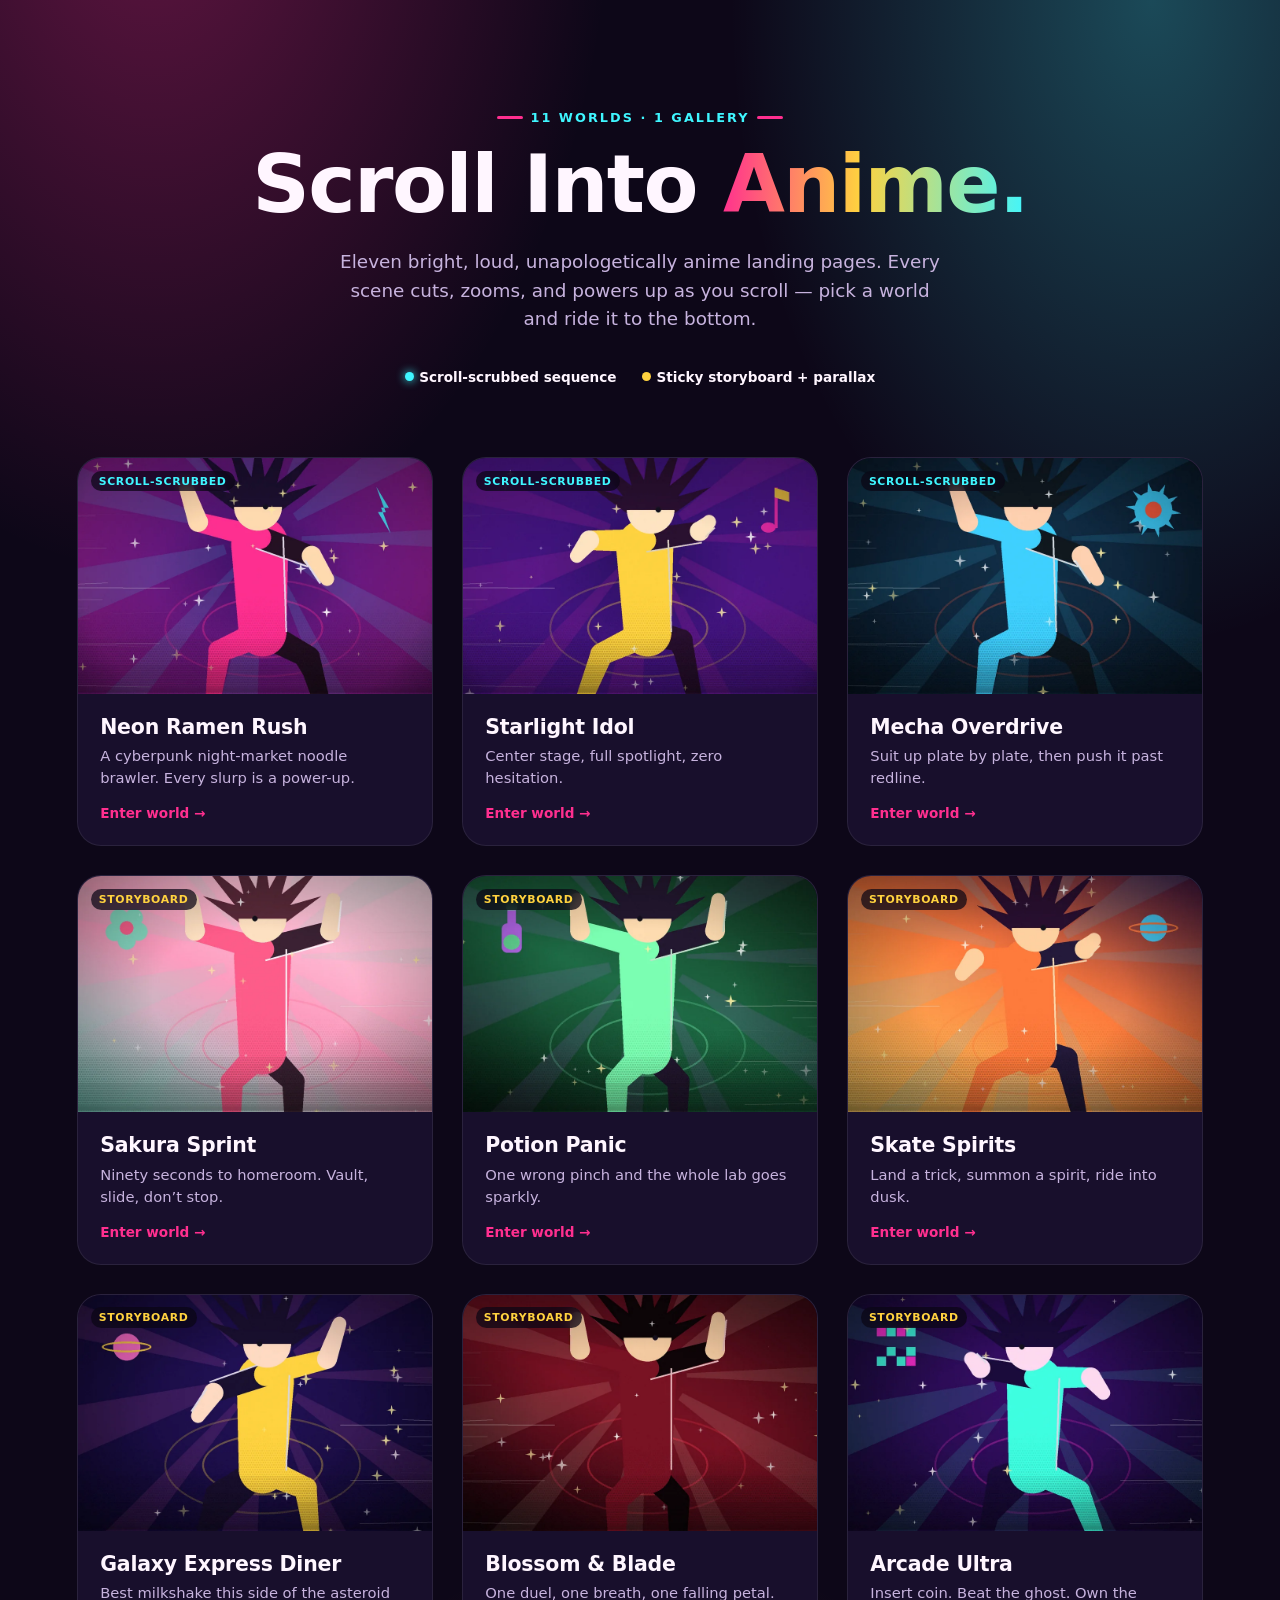
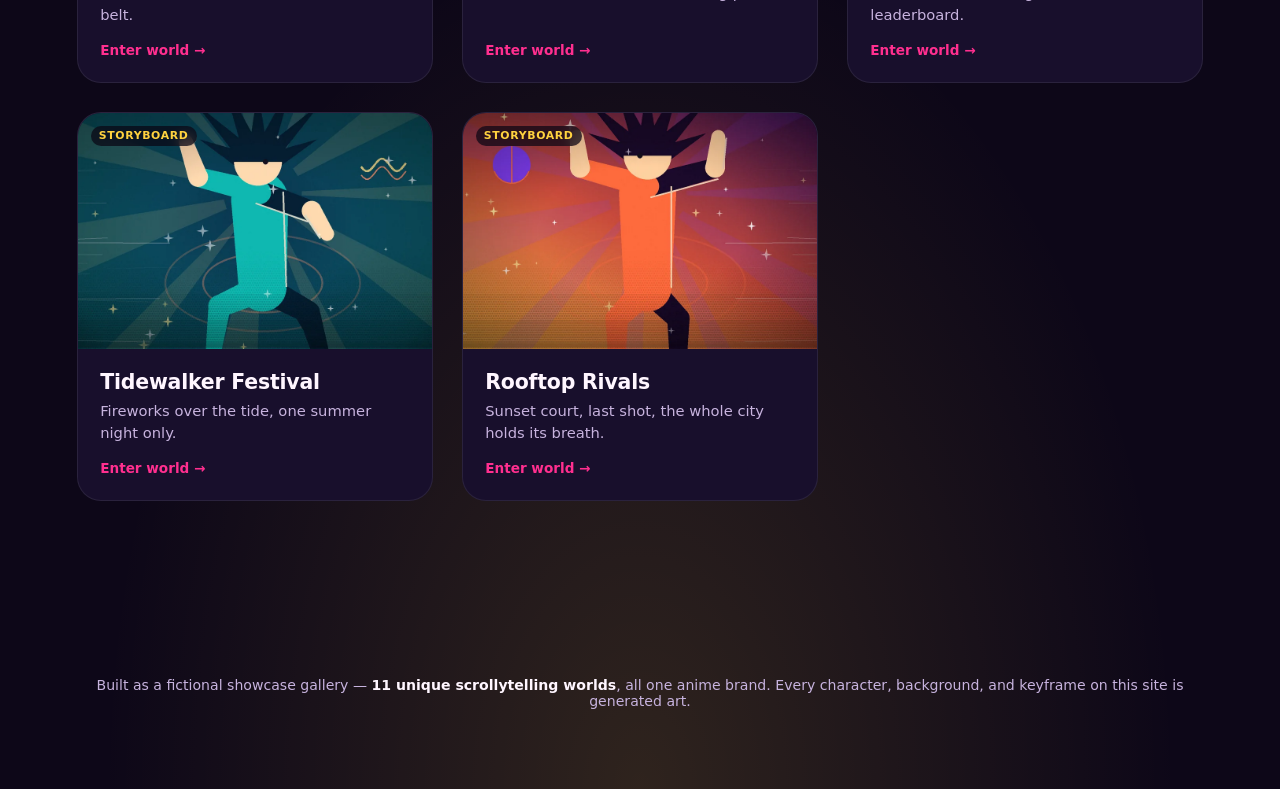
<file: index.html>
<!doctype html>
<html lang="en">
<head>
<meta charset="utf-8">
<meta name="viewport" content="width=device-width, initial-scale=1">
<title>Anime Scroll Landings — 11 Worlds, One Wild Gallery</title>
<meta name="description" content="Eleven anime-flavored scrollytelling landing pages, each its own mini-story. Bright, saturated, high-energy — scroll into any world.">
<style>
  :root{
    --bg:#0d0718; --panel:#180f2c; --accent:#ff2f8f; --accent2:#3ff6ff; --accent3:#ffd23f;
    --text:#fff6ff; --text-dim:#c7b3de;
    --font:-apple-system,"Segoe UI","Hiragino Sans","Noto Sans",ui-sans-serif,system-ui,sans-serif;
  }
  *{box-sizing:border-box}
  html{scroll-behavior:smooth}
  @media (prefers-reduced-motion:reduce){ html{scroll-behavior:auto} }
  body{
    margin:0; background:
      radial-gradient(60% 50% at 12% -6%, rgba(255,47,143,.35), transparent 60%),
      radial-gradient(55% 45% at 90% 0%, rgba(63,246,255,.28), transparent 60%),
      radial-gradient(70% 60% at 50% 100%, rgba(255,210,63,.14), transparent 60%),
      var(--bg);
    color:var(--text); font-family:var(--font); overflow-x:hidden; -webkit-font-smoothing:antialiased;
  }
  a{color:inherit}
  .wrap{max-width:1280px; margin:0 auto; padding:0 6vw}

  header.top{ padding:6.5rem 6vw 3.5rem; text-align:center; position:relative; }
  .kicker{ display:inline-flex; align-items:center; gap:.6em; font-weight:800; text-transform:uppercase;
           letter-spacing:.16em; font-size:.8rem; color:var(--accent2); margin-bottom:1.2rem; }
  .kicker::before, .kicker::after{ content:""; width:26px; height:3px; background:var(--accent); border-radius:3px; }
  h1{ font-size:clamp(2.6rem, 7vw, 5rem); font-weight:900; letter-spacing:-.02em; line-height:1.02; margin:0; }
  h1 span{ background:linear-gradient(92deg, var(--accent), var(--accent3) 45%, var(--accent2));
           -webkit-background-clip:text; background-clip:text; color:transparent; }
  header.top p{ max-width:52ch; margin:1.4rem auto 0; color:var(--text-dim); font-size:1.15rem; line-height:1.55; }
  .legend{ display:flex; gap:1.6rem; justify-content:center; flex-wrap:wrap; margin-top:2.2rem; font-size:.85rem; color:var(--text-dim); }
  .legend b{ color:var(--text); display:inline-flex; align-items:center; gap:.4em; }
  .dot{ width:9px; height:9px; border-radius:50%; display:inline-block; }
  .dot.gss{ background:var(--accent2); box-shadow:0 0 10px var(--accent2); }
  .dot.sb{ background:var(--accent3); }

  .grid{ display:grid; grid-template-columns:repeat(3, 1fr); gap:1.8rem; padding:1rem 6vw 7rem; max-width:1280px; margin:0 auto; }
  @media (max-width:1000px){ .grid{ grid-template-columns:repeat(2,1fr);} }
  @media (max-width:640px){ .grid{ grid-template-columns:1fr;} }

  .card{
    position:relative; border-radius:24px; overflow:hidden; text-decoration:none; color:var(--text);
    background:var(--panel); border:1px solid rgba(255,255,255,.08);
    opacity:0; transform:translateY(28px); transition:opacity .6s cubic-bezier(.2,.7,.2,1), transform .6s cubic-bezier(.2,.7,.2,1), box-shadow .25s ease, border-color .25s ease;
    display:flex; flex-direction:column;
  }
  .card.is-visible{ opacity:1; transform:none; }
  .card:hover{ box-shadow:0 22px 50px -18px rgba(255,47,143,.5); border-color:rgba(255,255,255,.22); }
  .card .thumb{ position:relative; aspect-ratio:3/2; overflow:hidden; }
  .card .thumb img{ width:100%; height:100%; object-fit:cover; display:block; transition:transform .5s cubic-bezier(.2,.7,.2,1); }
  .card:hover .thumb img{ transform:scale(1.06); }
  .card .tag{
    position:absolute; top:.8rem; left:.8rem; z-index:2; display:inline-flex; align-items:center; gap:.4em;
    background:rgba(10,6,20,.72); backdrop-filter:blur(6px); padding:.35em .75em; border-radius:999px;
    font-size:.68rem; font-weight:800; letter-spacing:.06em; text-transform:uppercase; color:var(--accent2);
  }
  .card .tag.sb{ color:var(--accent3); }
  .card .body{ padding:1.3rem 1.4rem 1.5rem; flex:1; display:flex; flex-direction:column; }
  .card h3{ margin:0 0 .4rem; font-size:1.28rem; font-weight:900; letter-spacing:-.01em; }
  .card p{ margin:0; color:var(--text-dim); font-size:.92rem; line-height:1.5; flex:1; }
  .card .go{ margin-top:1rem; font-weight:800; font-size:.85rem; color:var(--accent); display:inline-flex; align-items:center; gap:.4em; }
  .card:hover .go{ color:var(--accent2); }

  footer{ padding:4rem 6vw 5rem; text-align:center; color:var(--text-dim); font-size:.88rem; }
  footer b{ color:var(--text); }

  @keyframes floaty{ 0%,100%{ transform:translateY(0);} 50%{ transform:translateY(-10px);} }
  .kicker{ animation:floaty 5s ease-in-out infinite; }
  @media (prefers-reduced-motion:reduce){ .kicker{ animation:none; } }
</style>
</head>
<body>

<header class="top">
  <span class="kicker">11 Worlds · 1 Gallery</span>
  <h1>Scroll Into <span>Anime.</span></h1>
  <p>Eleven bright, loud, unapologetically anime landing pages. Every scene cuts, zooms, and powers up as you scroll — pick a world and ride it to the bottom.</p>
  <div class="legend">
    <b><span class="dot gss"></span> Scroll-scrubbed sequence</b>
    <b><span class="dot sb"></span> Sticky storyboard + parallax</b>
  </div>
</header>

<div class="grid" id="grid"></div>

<footer>
  Built as a fictional showcase gallery — <b>11 unique scrollytelling worlds</b>, all one anime brand. Every character, background, and keyframe on this site is generated art.
</footer>

<script src="assets/js/reveal.js"></script>
<script>
  var PAGES = [
    { slug:'neon-ramen-rush', title:'Neon Ramen Rush', hook:'A cyberpunk night-market noodle brawler. Every slurp is a power-up.', gss:true },
    { slug:'starlight-idol', title:'Starlight Idol', hook:'Center stage, full spotlight, zero hesitation.', gss:true },
    { slug:'mecha-overdrive', title:'Mecha Overdrive', hook:'Suit up plate by plate, then push it past redline.', gss:true },
    { slug:'sakura-sprint', title:'Sakura Sprint', hook:'Ninety seconds to homeroom. Vault, slide, don’t stop.', gss:false },
    { slug:'potion-panic', title:'Potion Panic', hook:'One wrong pinch and the whole lab goes sparkly.', gss:false },
    { slug:'skate-spirits', title:'Skate Spirits', hook:'Land a trick, summon a spirit, ride into dusk.', gss:false },
    { slug:'galaxy-express-diner', title:'Galaxy Express Diner', hook:'Best milkshake this side of the asteroid belt.', gss:false },
    { slug:'blossom-and-blade', title:'Blossom & Blade', hook:'One duel, one breath, one falling petal.', gss:false },
    { slug:'arcade-ultra', title:'Arcade Ultra', hook:'Insert coin. Beat the ghost. Own the leaderboard.', gss:false },
    { slug:'tidewalker-festival', title:'Tidewalker Festival', hook:'Fireworks over the tide, one summer night only.', gss:false },
    { slug:'rooftop-rivals', title:'Rooftop Rivals', hook:'Sunset court, last shot, the whole city holds its breath.', gss:false },
  ];
  var grid = document.getElementById('grid');
  PAGES.forEach(function(p, i){
    var a = document.createElement('a');
    a.className = 'card';
    a.href = 'pages/' + p.slug + '/index.html';
    a.setAttribute('data-reveal', 'scale');
    a.setAttribute('data-reveal-delay', String((i % 3) * 90));
    a.innerHTML =
      '<div class="thumb">' +
        '<img src="pages/' + p.slug + '/assets/img/thumb.webp" alt="' + p.title + ' key art" loading="lazy" width="900" height="600">' +
        '<span class="tag ' + (p.gss ? '' : 'sb') + '">' + (p.gss ? 'Scroll-scrubbed' : 'Storyboard') + '</span>' +
      '</div>' +
      '<div class="body">' +
        '<h3>' + p.title + '</h3>' +
        '<p>' + p.hook + '</p>' +
        '<span class="go">Enter world &rarr;</span>' +
      '</div>';
    grid.appendChild(a);
  });
</script>
</body>
</html>
</file>
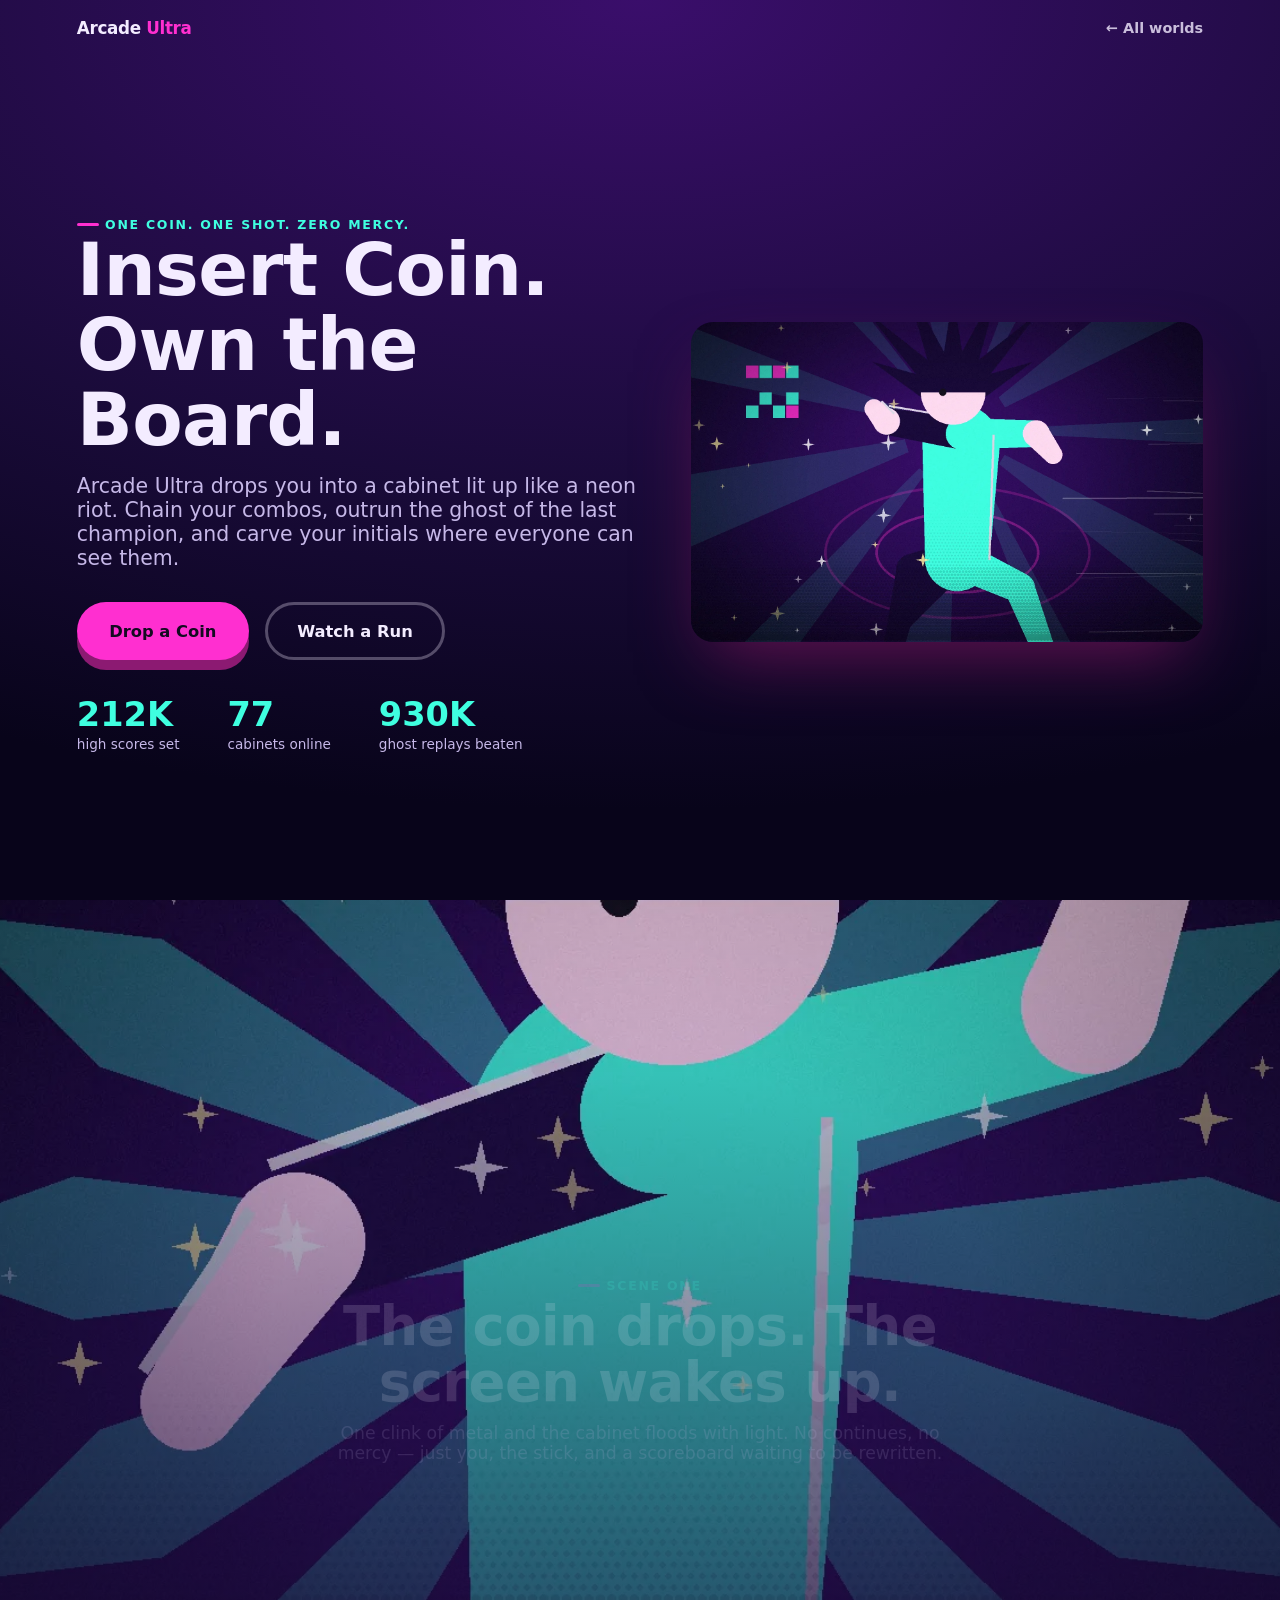
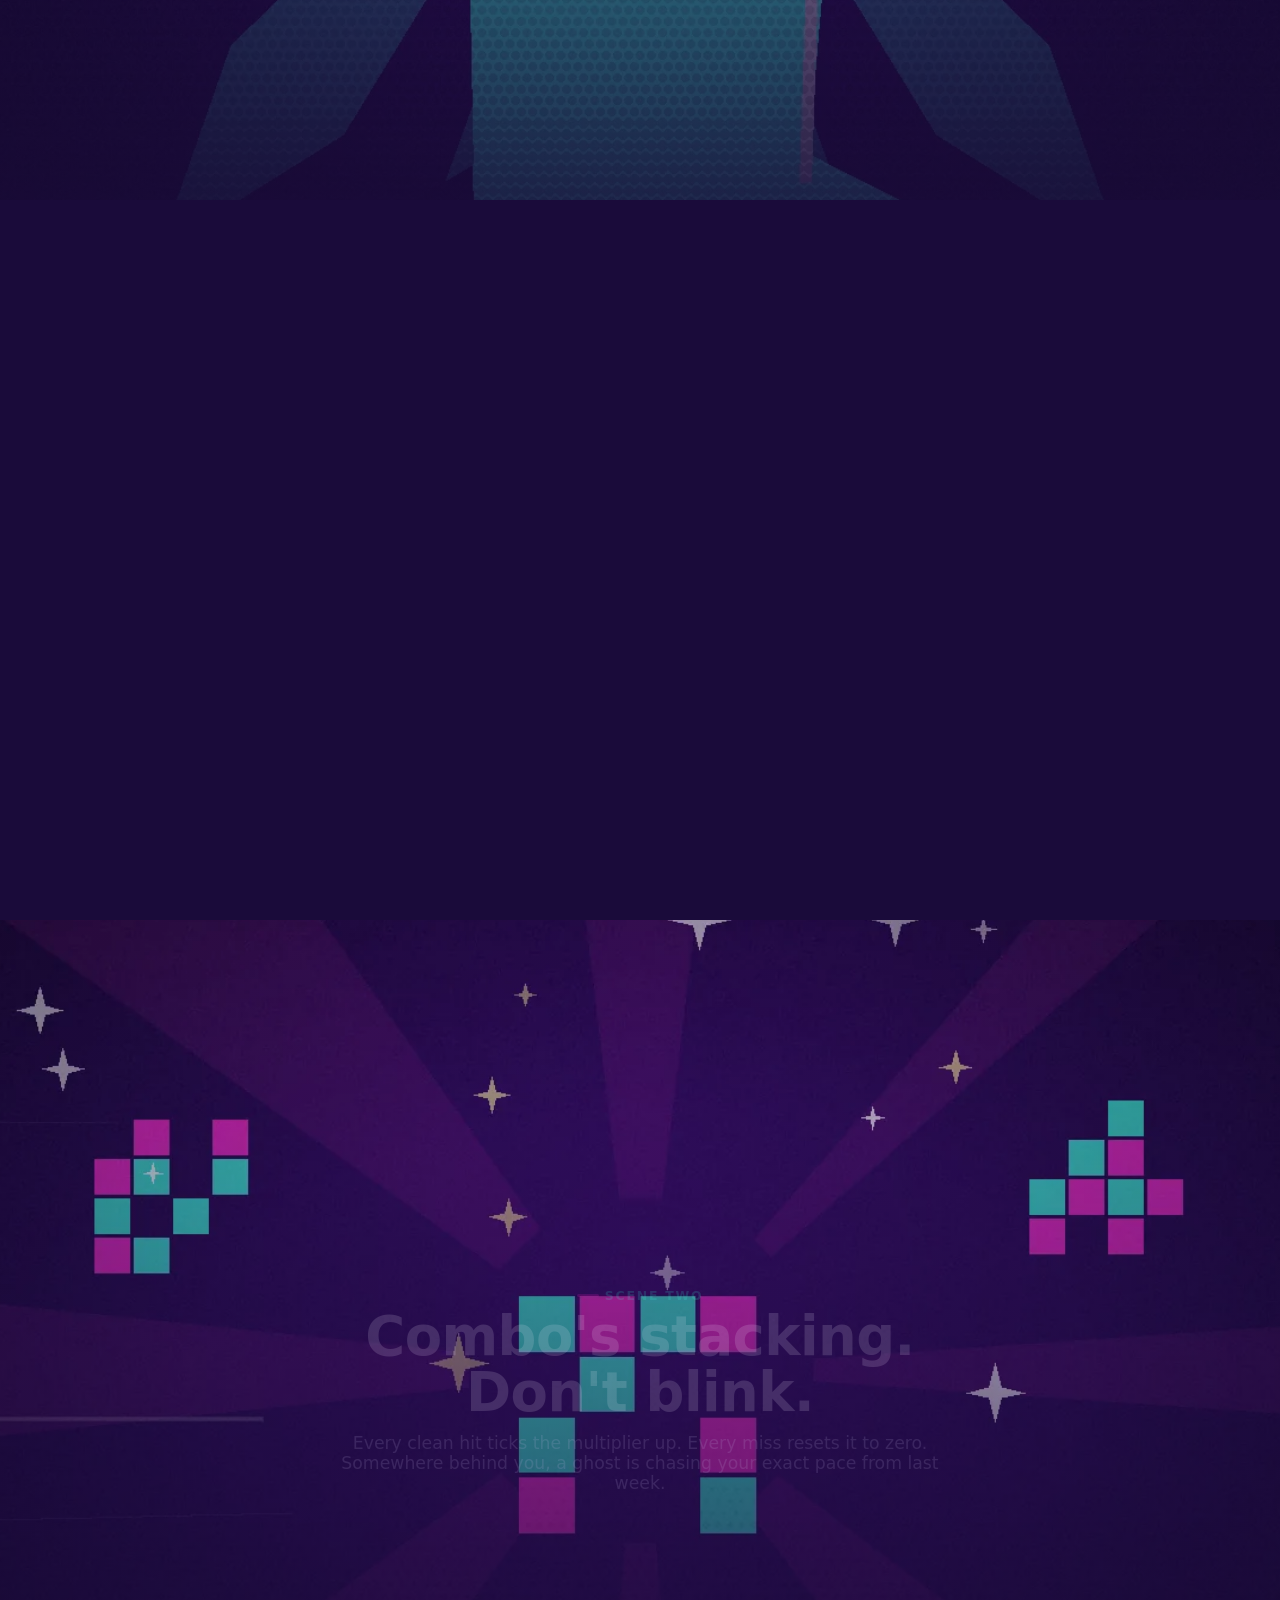
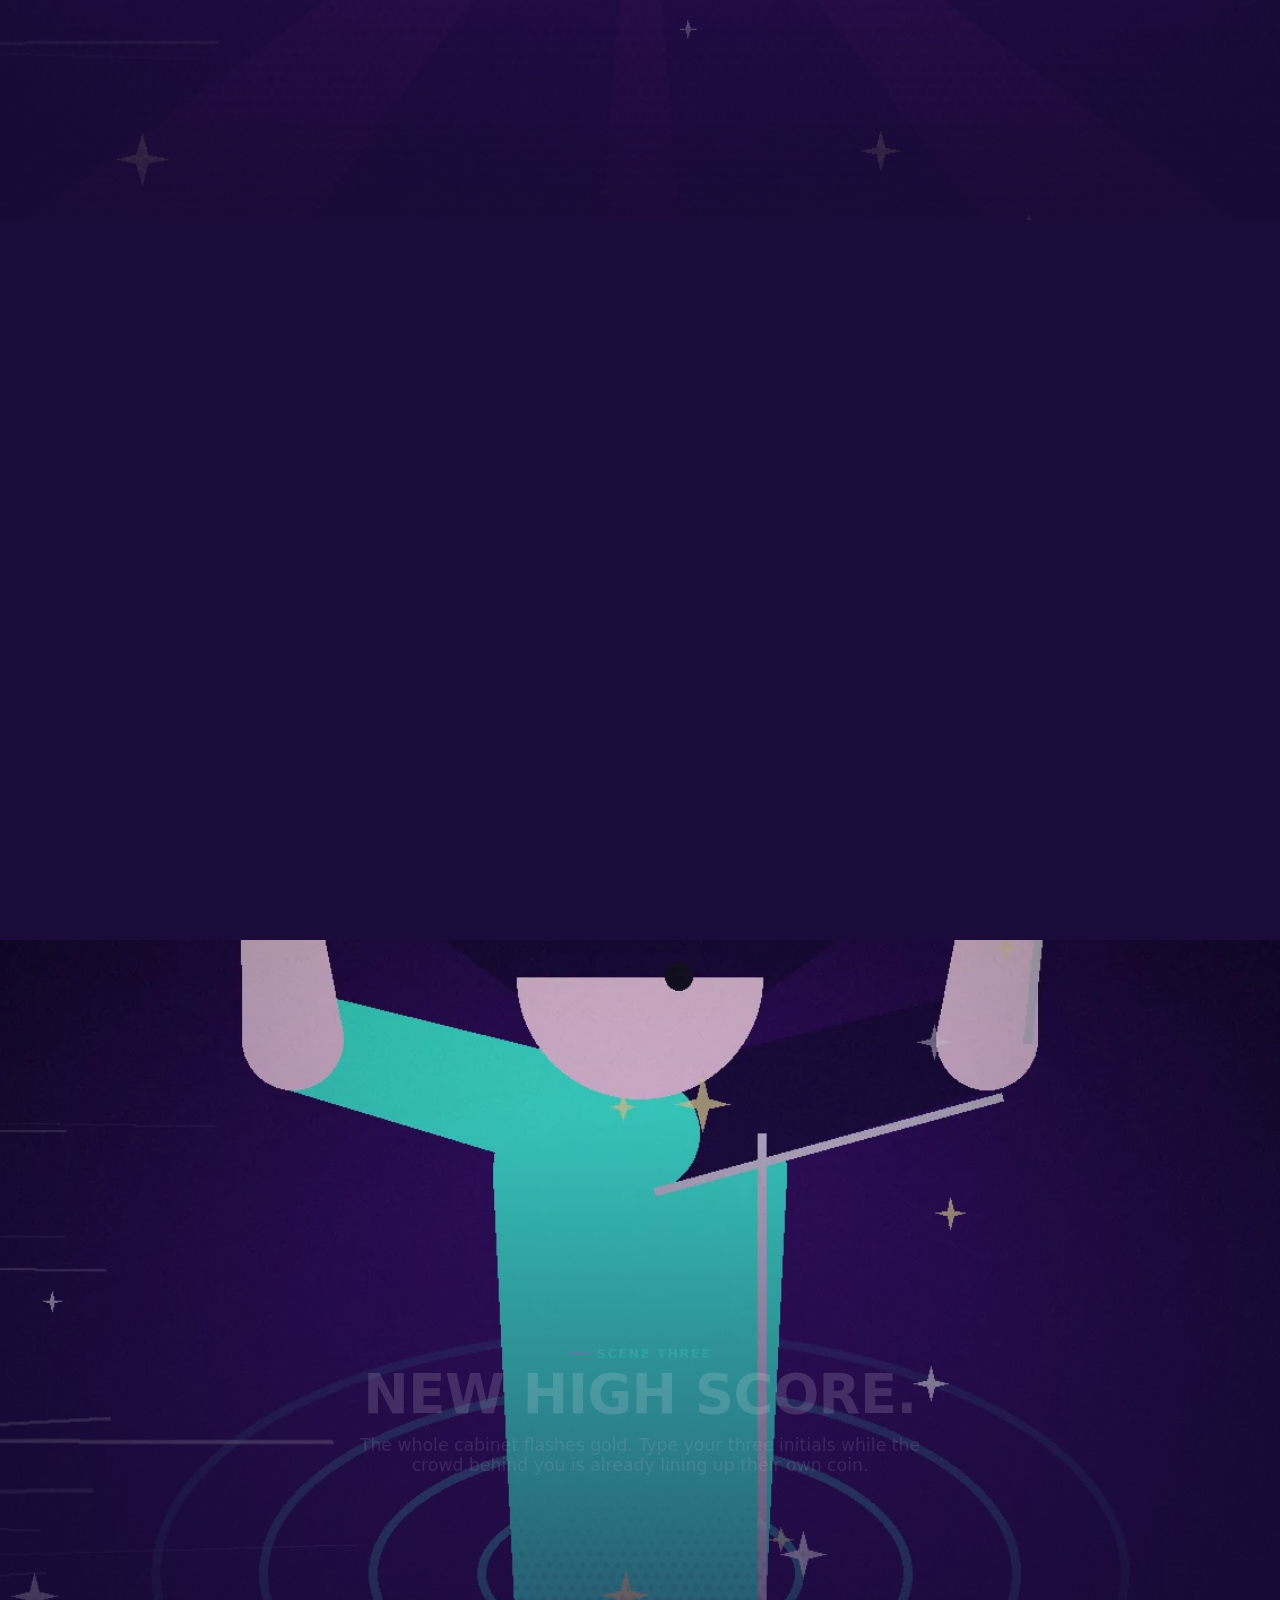
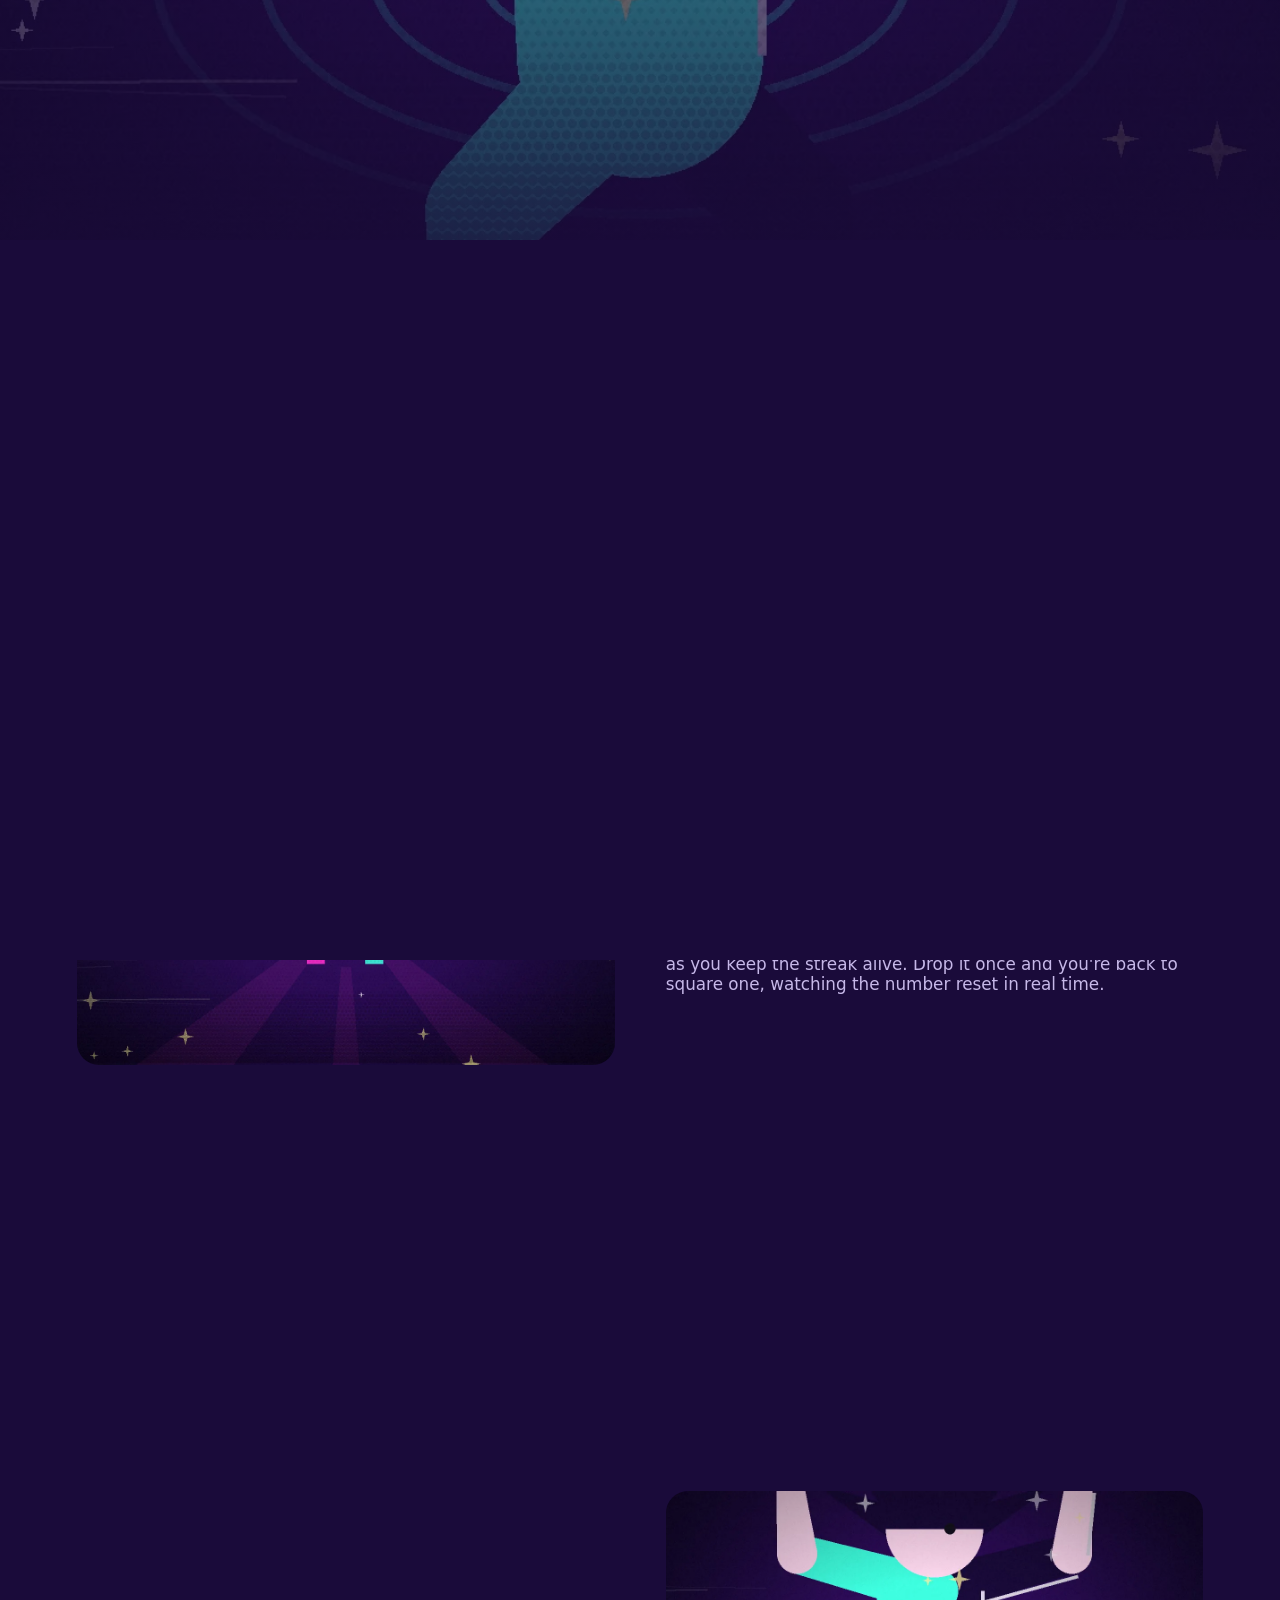
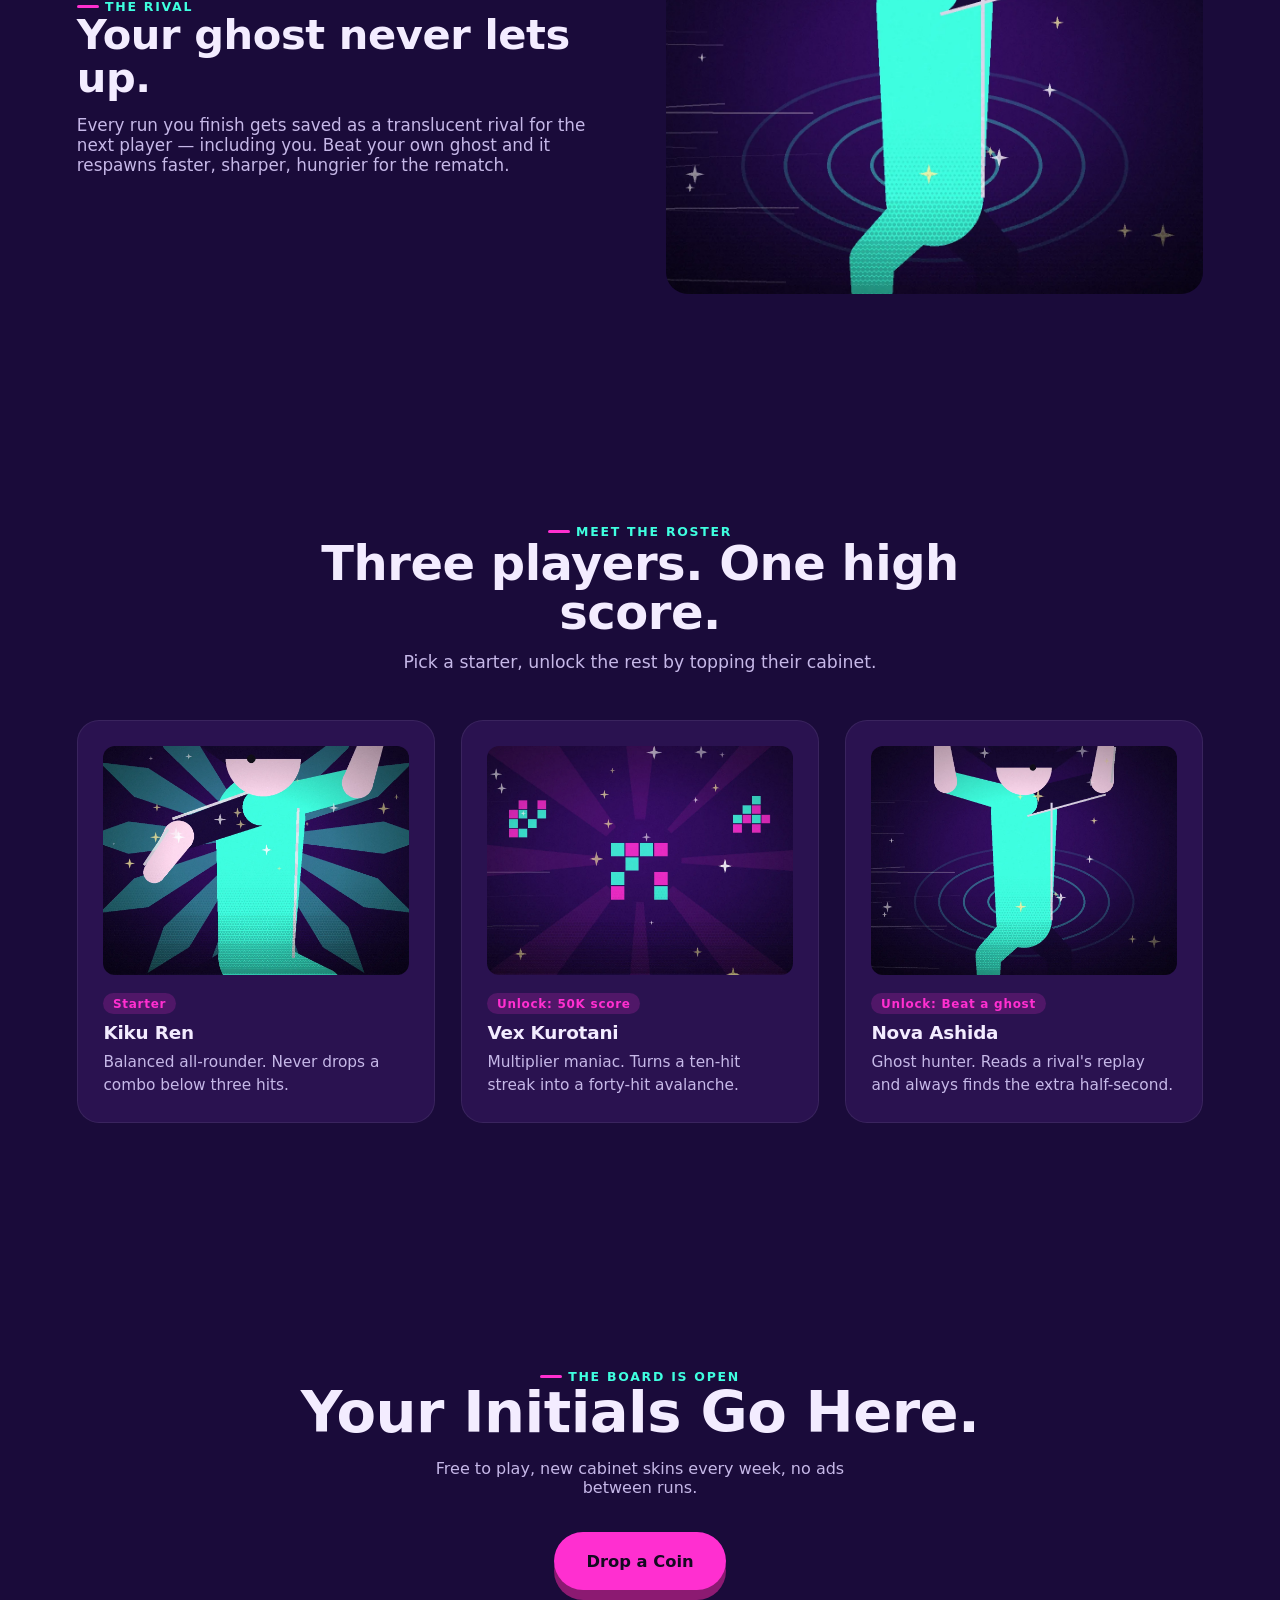
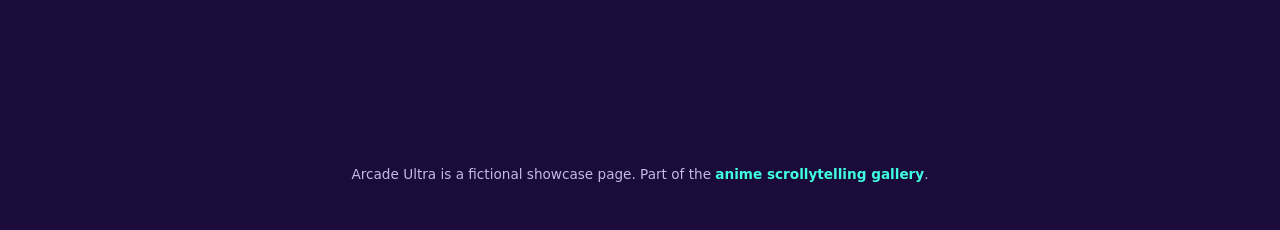
<file: pages/arcade-ultra/index.html>
<!doctype html>
<html lang="en">
<head>
<meta charset="utf-8">
<meta name="viewport" content="width=device-width, initial-scale=1">
<title>Arcade Ultra — Insert Coin, Own the Board</title>
<meta name="description" content="Arcade Ultra: a neon cabinet showdown where every coin drop is a shot at the top of the leaderboard.">
<link rel="stylesheet" href="assets/css/site.css">
<style>
  :root{
    --bg:#1a0b3a; --panel:#2a1250; --accent:#ff2fd0; --accent2:#3fffe0;
    --text:#f3ecff; --text-dim:#c6b8e8;
  }
  .hero{ background: radial-gradient(120% 90% at 50% 0%, #3a0e6b 0%, #1a0b3a 60%, #08041a 100%); }
  .badge{ display:inline-block; padding:.3em .8em; border-radius:999px; background:color-mix(in srgb, var(--accent) 18%, transparent); color:var(--accent); font-weight:800; font-size:.75rem; letter-spacing:.06em; margin-bottom:.6rem; }

  .storyboard{ position:relative; }
  .sb-scene-wrap{ position:relative; height:180vh; }
  .sb-scene{ position:sticky; top:0; height:100svh; overflow:hidden; display:flex; align-items:center; justify-content:center; }
  .sb-scene img{ position:absolute; inset:0; width:100%; height:100%; object-fit:cover;
                 transform:scale(calc(1.06 - 0.06 * var(--scene-progress, 0))); transition:transform .05s linear; }
  .sb-scene .scrim{ position:absolute; inset:0; background:linear-gradient(180deg, rgba(26,11,58,.1), rgba(26,11,58,.85)); }
  .sb-scene .copy{ position:relative; z-index:2; text-align:center; padding:0 6vw; max-width:760px;
                    opacity:calc(0.15 + 0.85 * var(--scene-progress, 0));
                    transform:translateY(calc(26px - 26px * var(--scene-progress, 0))); }
  .sb-scene .copy .eyebrow{ justify-content:center; }
  .sb-scene .copy h2{ font-size:clamp(1.9rem, 5vw, 3.4rem); margin-top:.4rem; }
  .sb-scene .copy p{ color:var(--text-dim); margin-top:.8rem; font-size:1.08rem; }
  @media (prefers-reduced-motion: reduce){ .sb-scene img{ transform:none; } .sb-scene .copy{ opacity:1; transform:none; } }
</style>
</head>
<body>

<div class="scroll-bar" data-scroll-bar></div>
<nav class="nav" data-nav>
  <a class="brand" href="index.html">Arcade <span>Ultra</span></a>
  <a class="home-link" href="../../index.html">&larr; All worlds</a>
</nav>

<header class="hero">
  <div class="hero-grid">
    <div data-reveal="left">
      <span class="eyebrow">One coin. One shot. Zero mercy.</span>
      <h1>Insert Coin.<br>Own the Board.</h1>
      <p class="tagline">Arcade Ultra drops you into a cabinet lit up like a neon riot. Chain your combos, outrun the ghost of the last champion, and carve your initials where everyone can see them.</p>
      <div class="cta-row">
        <a class="btn btn-primary" href="#cta">Drop a Coin</a>
        <a class="btn btn-ghost" href="#story">Watch a Run</a>
      </div>
      <div class="stat-row">
        <div class="stat"><b>212K</b><span>high scores set</span></div>
        <div class="stat"><b>77</b><span>cabinets online</span></div>
        <div class="stat"><b>930K</b><span>ghost replays beaten</span></div>
      </div>
    </div>
    <div class="hero-art floaty" data-reveal="right" data-reveal-delay="150">
      <img src="assets/img/hero.webp" alt="A spiky-haired player character mid-combo before a glowing arcade cabinet, magenta and cyan light rays bursting behind them" width="1600" height="1000">
    </div>
  </div>
</header>

<div class="storyboard" id="story" data-scene-track>
  <div class="sb-scene-wrap">
    <div class="sb-scene">
      <img src="assets/img/panel-a.webp" alt="Glowing arcade cabinet with a coin slot lit in cyan, magenta sparks flying as a coin drops in">
      <div class="scrim"></div>
      <div class="copy">
        <span class="eyebrow">Scene one</span>
        <h2>The coin drops. The screen wakes up.</h2>
        <p>One clink of metal and the cabinet floods with light. No continues, no mercy — just you, the stick, and a scoreboard waiting to be rewritten.</p>
      </div>
    </div>
  </div>
  <div class="sb-scene-wrap">
    <div class="sb-scene">
      <img src="assets/img/panel-b.webp" alt="Stylized character silhouette in a dynamic fighting pose surrounded by stacking multiplier numbers and neon streaks">
      <div class="scrim"></div>
      <div class="copy">
        <span class="eyebrow">Scene two</span>
        <h2>Combo's stacking. Don't blink.</h2>
        <p>Every clean hit ticks the multiplier up. Every miss resets it to zero. Somewhere behind you, a ghost is chasing your exact pace from last week.</p>
      </div>
    </div>
  </div>
  <div class="sb-scene-wrap">
    <div class="sb-scene">
      <img src="assets/img/panel-c.webp" alt="Character with spiky hair thrown back in triumph as the screen explodes into golden light and confetti-like pixel bursts, new high score text glowing">
      <div class="scrim"></div>
      <div class="copy">
        <span class="eyebrow">Scene three</span>
        <h2>NEW HIGH SCORE.</h2>
        <p>The whole cabinet flashes gold. Type your three initials while the crowd behind you is already lining up their own coin.</p>
      </div>
    </div>
  </div>
</div>

<section class="section">
  <div class="split" data-reveal data-parallax="0.06">
    <img src="assets/img/panel-b.webp" alt="Player silhouette mid-combo with stacking multiplier numbers glowing in cyan and magenta" loading="lazy">
    <div>
      <span class="eyebrow">The multiplier</span>
      <h2>Every combo you land stacks the score.</h2>
      <p>Five hits, ten hits, thirty — the multiplier keeps climbing as long as you keep the streak alive. Drop it once and you're back to square one, watching the number reset in real time.</p>
    </div>
  </div>
</section>

<section class="section" style="padding-top:0">
  <div class="split rev" data-reveal>
    <img src="assets/img/panel-c.webp" alt="Character celebrating a new high score as the arcade screen bursts into gold light" loading="lazy">
    <div>
      <span class="eyebrow">The rival</span>
      <h2>Your ghost never lets up.</h2>
      <p>Every run you finish gets saved as a translucent rival for the next player — including you. Beat your own ghost and it respawns faster, sharper, hungrier for the rematch.</p>
    </div>
  </div>
</section>

<section class="section">
  <div class="section-head" data-reveal>
    <span class="eyebrow">Meet the roster</span>
    <h2>Three players. One high score.</h2>
    <p>Pick a starter, unlock the rest by topping their cabinet.</p>
  </div>
  <div class="panel-grid">
    <div class="panel" data-reveal data-reveal-delay="0">
      <img src="assets/img/panel-a.webp" alt="Starter character with spiky hair standing before a glowing coin slot, ready stance" loading="lazy">
      <span class="badge">Starter</span>
      <h3>Kiku Ren</h3>
      <p>Balanced all-rounder. Never drops a combo below three hits.</p>
    </div>
    <div class="panel" data-reveal data-reveal-delay="80">
      <img src="assets/img/panel-b.webp" alt="Character mid-combo surrounded by stacking multiplier numbers" loading="lazy">
      <span class="badge">Unlock: 50K score</span>
      <h3>Vex Kurotani</h3>
      <p>Multiplier maniac. Turns a ten-hit streak into a forty-hit avalanche.</p>
    </div>
    <div class="panel" data-reveal data-reveal-delay="160">
      <img src="assets/img/panel-c.webp" alt="Character triumphant as the screen bursts into gold light and pixel confetti" loading="lazy">
      <span class="badge">Unlock: Beat a ghost</span>
      <h3>Nova Ashida</h3>
      <p>Ghost hunter. Reads a rival's replay and always finds the extra half-second.</p>
    </div>
  </div>
</section>

<section class="cta-band">
  <div data-reveal="scale">
    <span class="eyebrow" style="justify-content:center">The board is open</span>
    <h2 id="cta">Your Initials Go Here.</h2>
    <p>Free to play, new cabinet skins every week, no ads between runs.</p>
    <a class="btn btn-primary" href="#cta">Drop a Coin</a>
  </div>
</section>

<footer>
  Arcade Ultra is a fictional showcase page. Part of the <a href="../../index.html">anime scrollytelling gallery</a>.
</footer>

<script src="assets/js/reveal.js"></script>
</body>
</html>
</file>
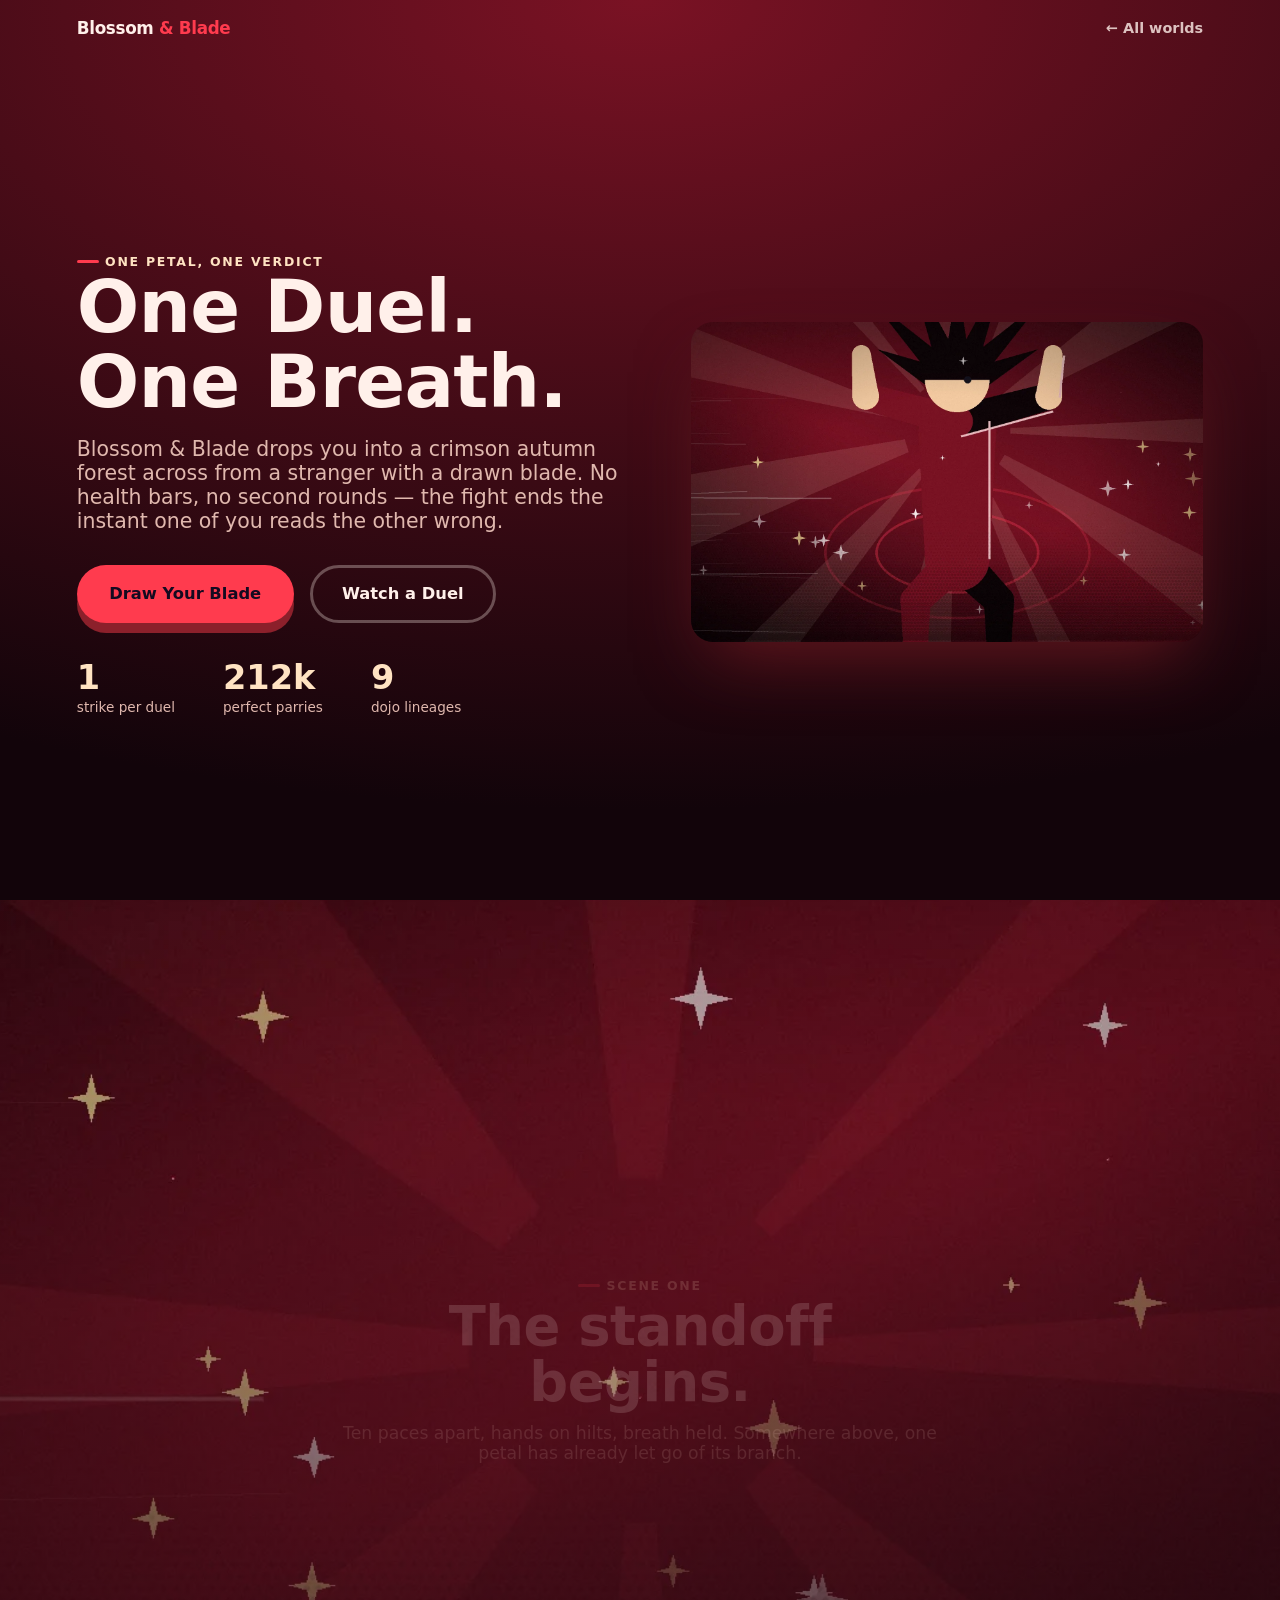
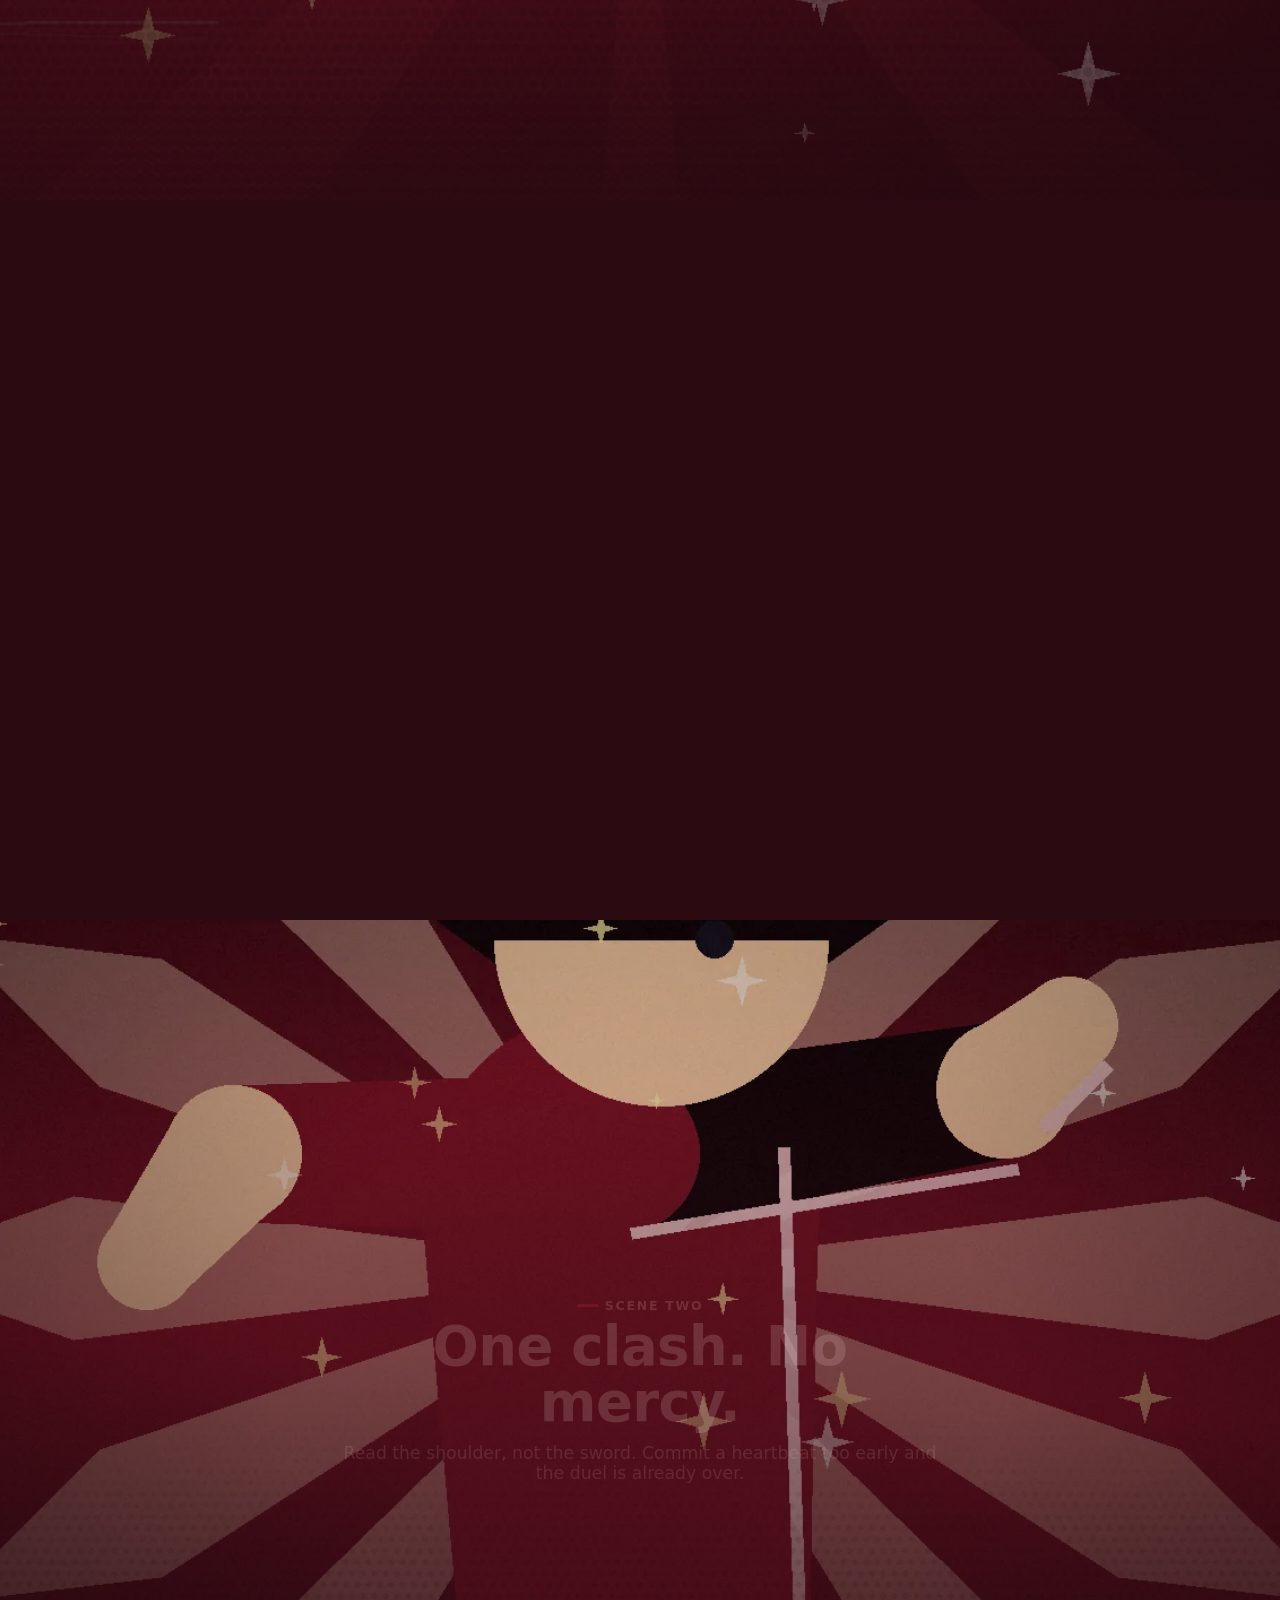
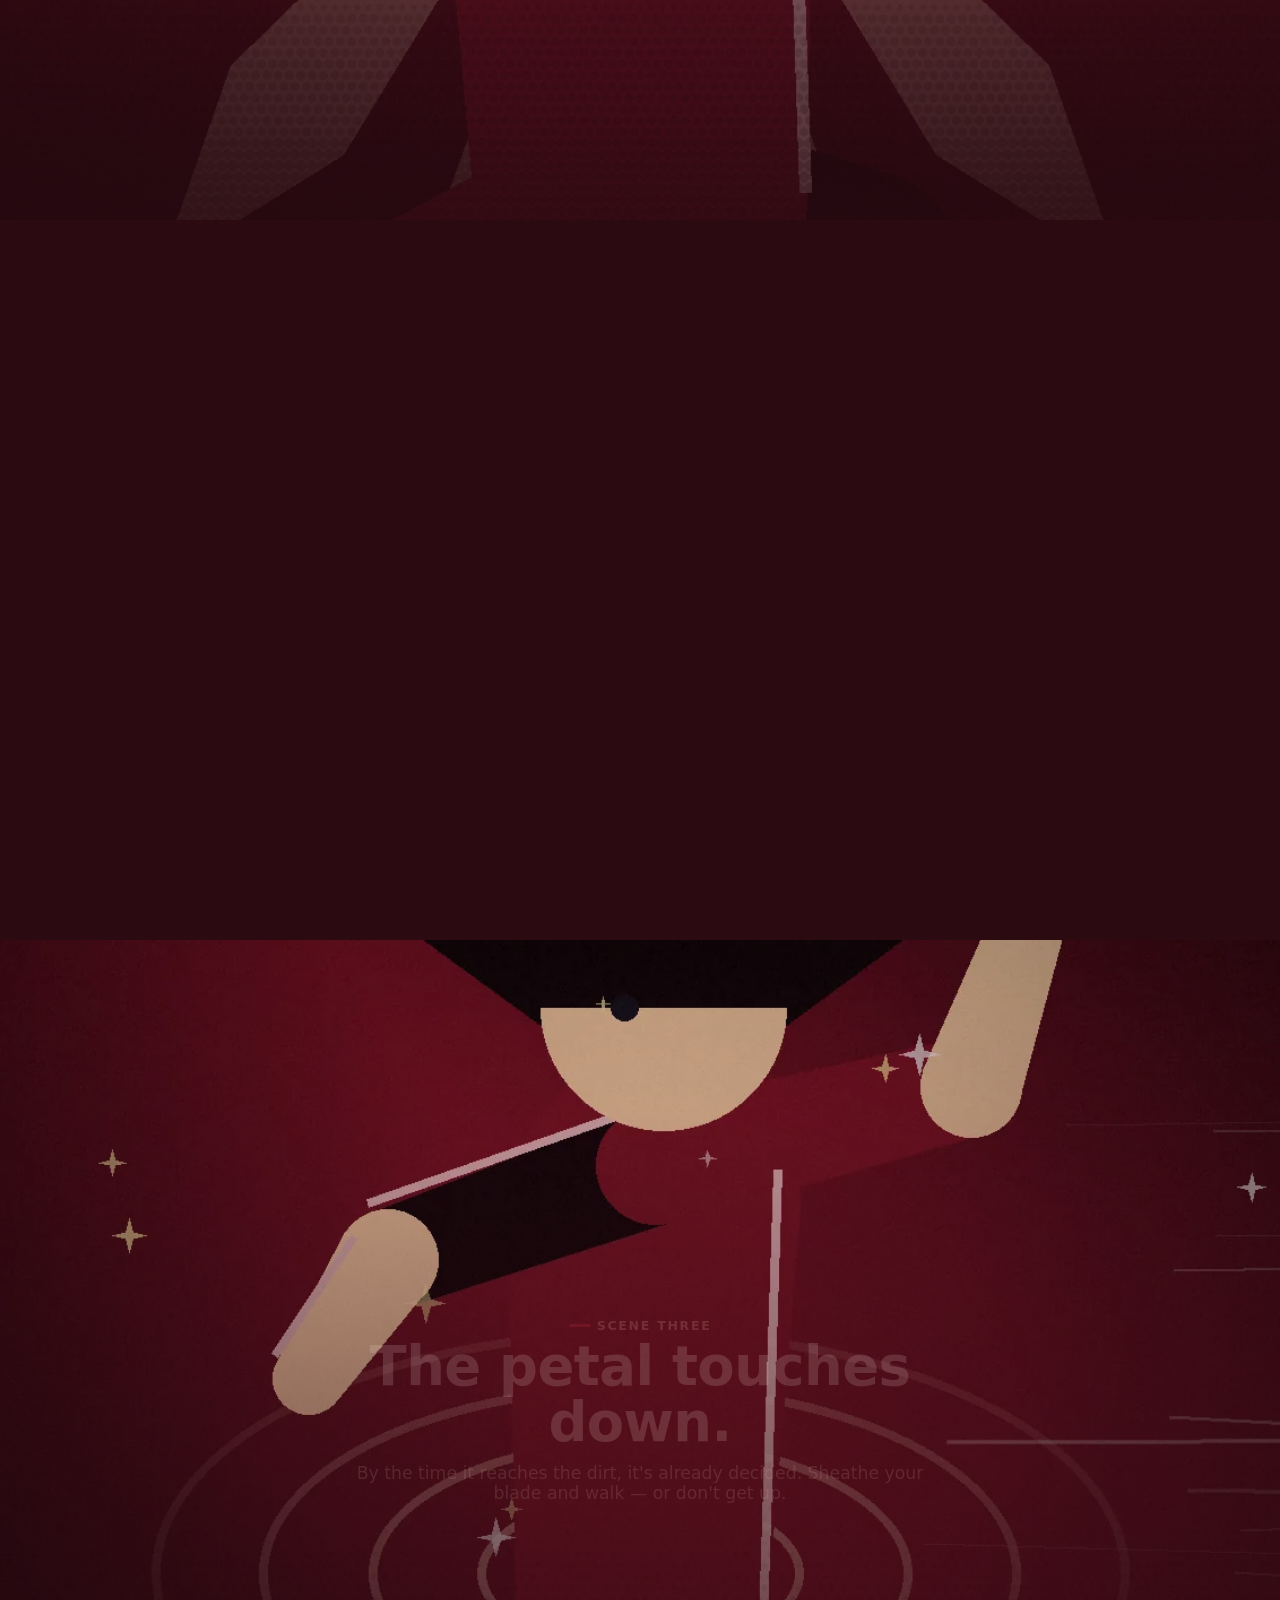
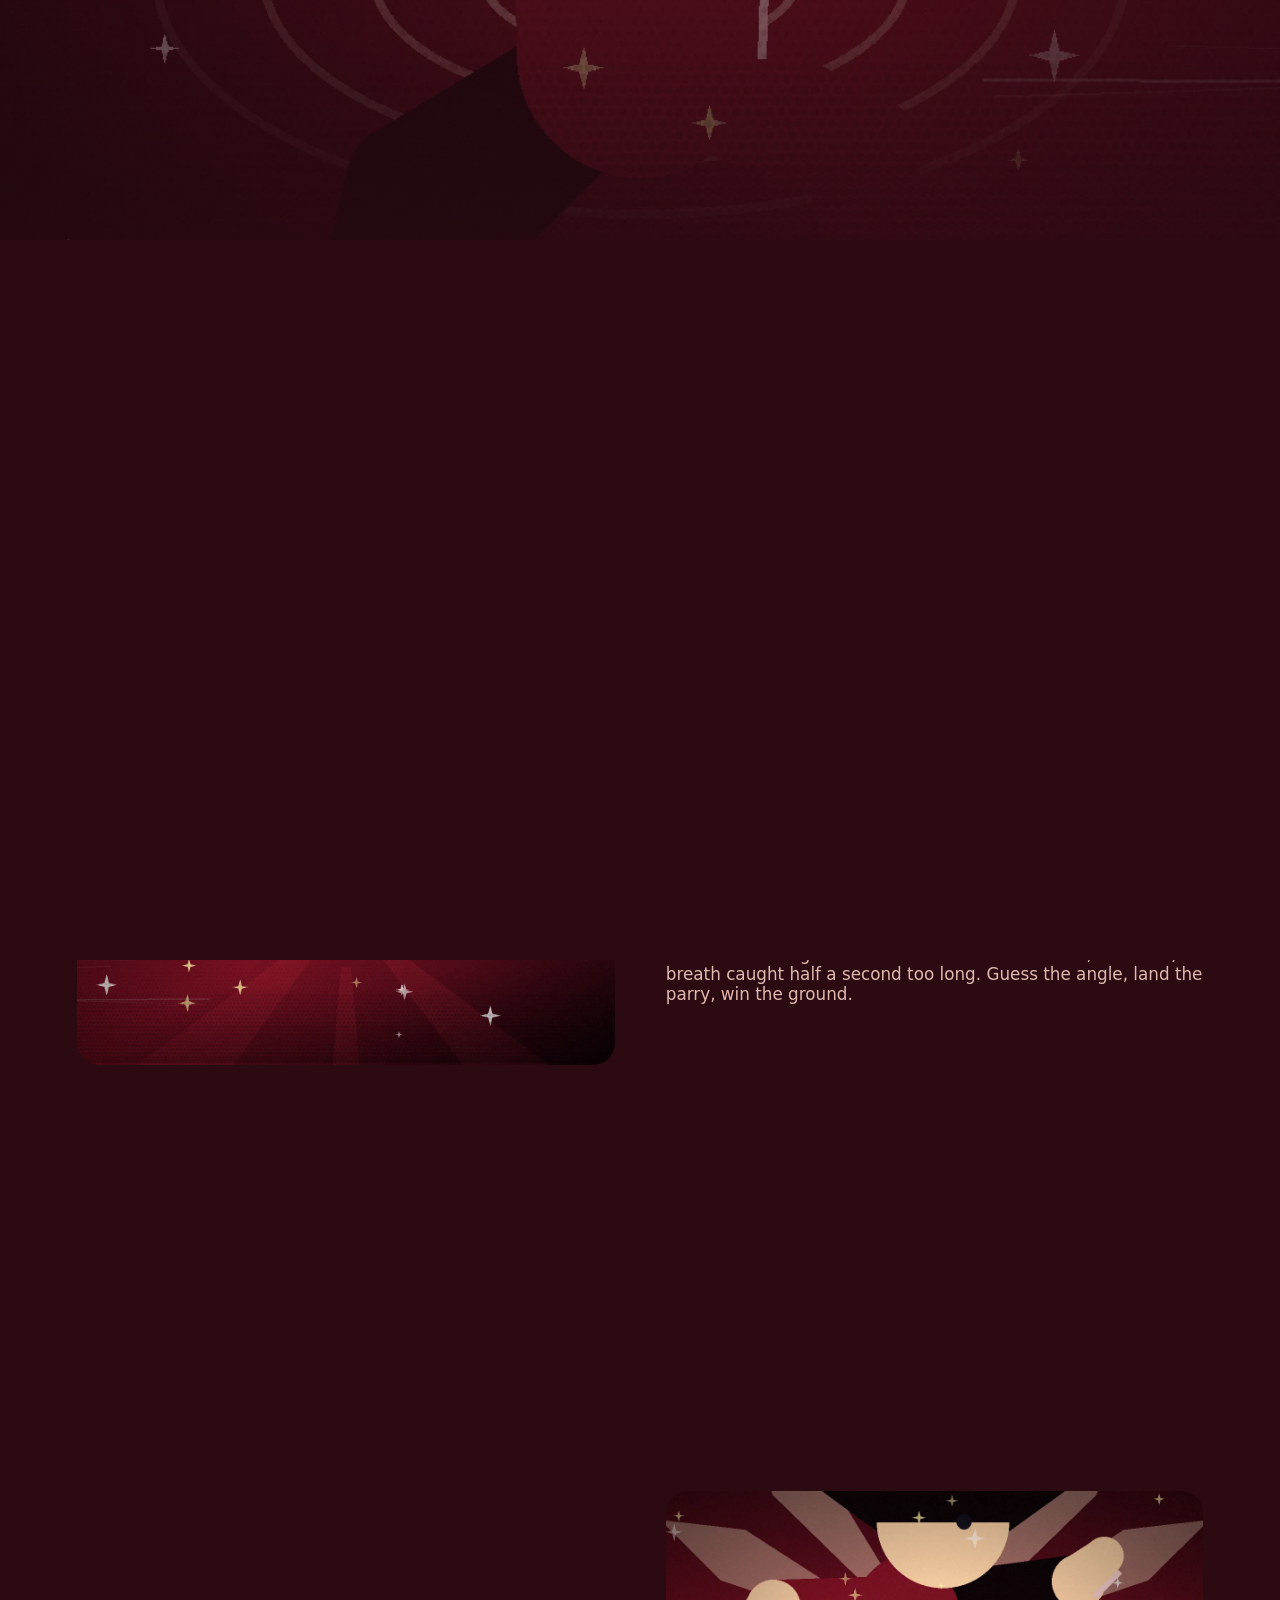
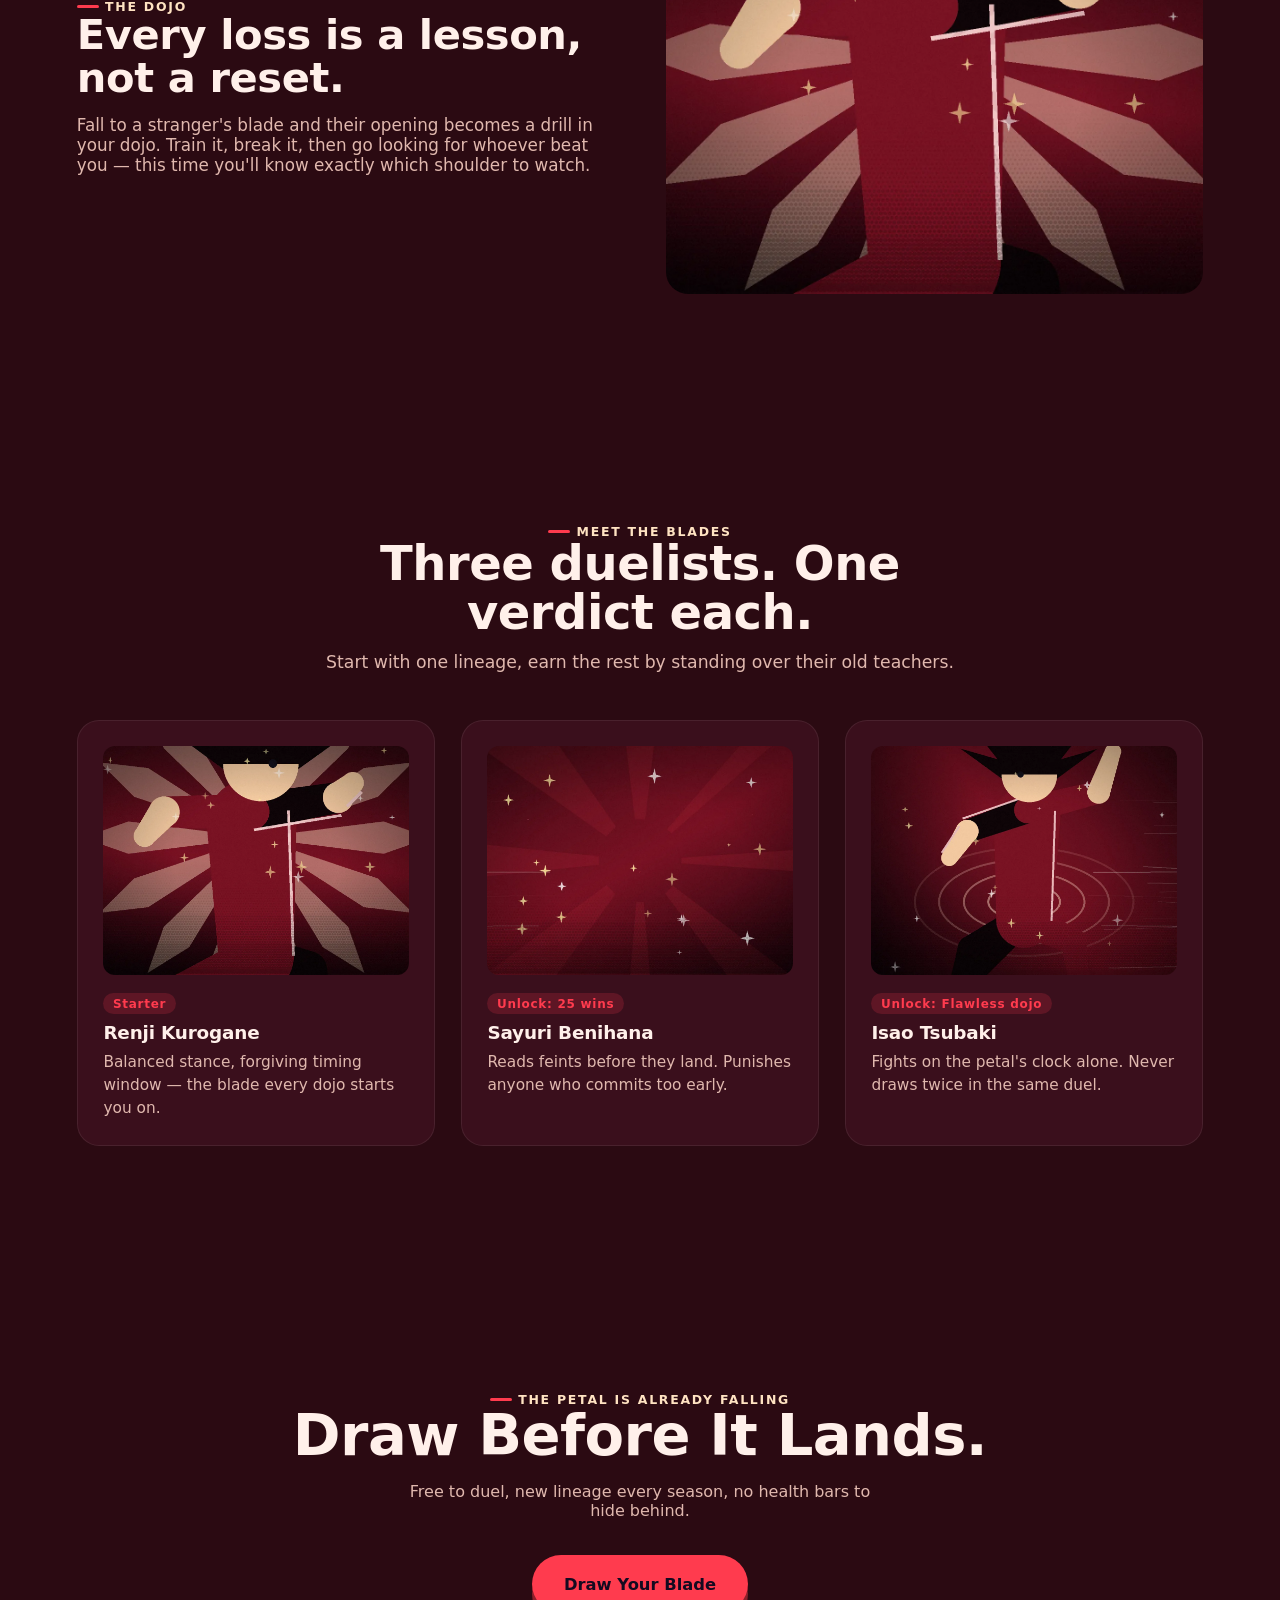
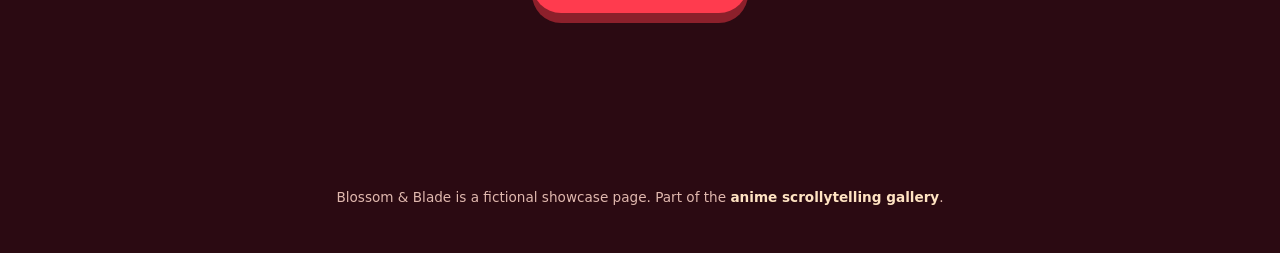
<file: pages/blossom-and-blade/index.html>
<!doctype html>
<html lang="en">
<head>
<meta charset="utf-8">
<meta name="viewport" content="width=device-width, initial-scale=1">
<title>Blossom & Blade — One Duel, One Breath</title>
<meta name="description" content="Blossom & Blade: a one-on-one samurai dueling game set in a crimson autumn forest, decided by a single strike before one petal touches the ground.">
<link rel="stylesheet" href="assets/css/site.css">
<style>
  :root{
    --bg:#2b0a12; --panel:#3a0f1c; --accent:#ff3b4e; --accent2:#ffe3c2;
    --text:#fff0ea; --text-dim:#e0b8ae;
  }
  .hero{ background: radial-gradient(120% 90% at 50% 0%, #7a1224 0%, #3a0a14 60%, #12040a 100%); }
  .badge{ display:inline-block; padding:.3em .8em; border-radius:999px; background:color-mix(in srgb, var(--accent) 18%, transparent); color:var(--accent); font-weight:800; font-size:.75rem; letter-spacing:.06em; margin-bottom:.6rem; }

  .storyboard{ position:relative; }
  .sb-scene-wrap{ position:relative; height:180vh; }
  .sb-scene{ position:sticky; top:0; height:100svh; overflow:hidden; display:flex; align-items:center; justify-content:center; }
  .sb-scene img{ position:absolute; inset:0; width:100%; height:100%; object-fit:cover;
                 transform:scale(calc(1.06 - 0.06 * var(--scene-progress, 0))); transition:transform .05s linear; }
  .sb-scene .scrim{ position:absolute; inset:0; background:linear-gradient(180deg, rgba(43,10,18,.1), rgba(43,10,18,.8)); }
  .sb-scene .copy{ position:relative; z-index:2; text-align:center; padding:0 6vw; max-width:760px;
                    opacity:calc(0.15 + 0.85 * var(--scene-progress, 0));
                    transform:translateY(calc(26px - 26px * var(--scene-progress, 0))); }
  .sb-scene .copy .eyebrow{ justify-content:center; }
  .sb-scene .copy h2{ font-size:clamp(1.9rem, 5vw, 3.4rem); margin-top:.4rem; }
  .sb-scene .copy p{ color:var(--text-dim); margin-top:.8rem; font-size:1.08rem; }
  @media (prefers-reduced-motion: reduce){ .sb-scene img{ transform:none; } .sb-scene .copy{ opacity:1; transform:none; } }
</style>
</head>
<body>

<div class="scroll-bar" data-scroll-bar></div>
<nav class="nav" data-nav>
  <a class="brand" href="index.html">Blossom <span>&amp; Blade</span></a>
  <a class="home-link" href="../../index.html">&larr; All worlds</a>
</nav>

<header class="hero">
  <div class="hero-grid">
    <div data-reveal="left">
      <span class="eyebrow">One petal, one verdict</span>
      <h1>One Duel.<br>One Breath.</h1>
      <p class="tagline">Blossom &amp; Blade drops you into a crimson autumn forest across from a stranger with a drawn blade. No health bars, no second rounds — the fight ends the instant one of you reads the other wrong.</p>
      <div class="cta-row">
        <a class="btn btn-primary" href="#cta">Draw Your Blade</a>
        <a class="btn btn-ghost" href="#story">Watch a Duel</a>
      </div>
      <div class="stat-row">
        <div class="stat"><b>1</b><span>strike per duel</span></div>
        <div class="stat"><b>212k</b><span>perfect parries</span></div>
        <div class="stat"><b>9</b><span>dojo lineages</span></div>
      </div>
    </div>
    <div class="hero-art floaty" data-reveal="right" data-reveal-delay="150">
      <img src="assets/img/hero.webp" alt="A stylized samurai silhouette mid-draw beneath falling crimson leaves, dynamic pose against a gradient sky with light rays" width="1600" height="1000">
    </div>
  </div>
</header>

<div class="storyboard" id="story" data-scene-track>
  <div class="sb-scene-wrap">
    <div class="sb-scene">
      <img src="assets/img/panel-b.webp" alt="Two duelists standing off in a crimson autumn forest as petals drift between them">
      <div class="scrim"></div>
      <div class="copy">
        <span class="eyebrow">Scene one</span>
        <h2>The standoff begins.</h2>
        <p>Ten paces apart, hands on hilts, breath held. Somewhere above, one petal has already let go of its branch.</p>
      </div>
    </div>
  </div>
  <div class="sb-scene-wrap">
    <div class="sb-scene">
      <img src="assets/img/panel-a.webp" alt="Swordsman mid-strike with a burst of motion lines and sparks">
      <div class="scrim"></div>
      <div class="copy">
        <span class="eyebrow">Scene two</span>
        <h2>One clash. No mercy.</h2>
        <p>Read the shoulder, not the sword. Commit a heartbeat too early and the duel is already over.</p>
      </div>
    </div>
  </div>
  <div class="sb-scene-wrap">
    <div class="sb-scene">
      <img src="assets/img/panel-c.webp" alt="A lone duelist sheathing a blade as a single petal lands on the ground in golden light">
      <div class="scrim"></div>
      <div class="copy">
        <span class="eyebrow">Scene three</span>
        <h2>The petal touches down.</h2>
        <p>By the time it reaches the dirt, it's already decided. Sheathe your blade and walk — or don't get up.</p>
      </div>
    </div>
  </div>
</div>

<section class="section">
  <div class="split" data-reveal data-parallax="0.06">
    <img src="assets/img/panel-b.webp" alt="Crimson forest clearing bathed in autumn light, framing the dueling ground" loading="lazy">
    <div>
      <span class="eyebrow">The parry</span>
      <h2>One hit. One chance to read it right.</h2>
      <p>Every duel ends on a single exchange. Watch the stance, not the steel — the game hides the real tell in a flinch, a footfall, a breath caught half a second too long. Guess the angle, land the parry, win the ground.</p>
    </div>
  </div>
</section>

<section class="section" style="padding-top:0">
  <div class="split rev" data-reveal>
    <img src="assets/img/panel-a.webp" alt="Duelist mid-strike, sparks and motion lines trailing the blade" loading="lazy">
    <div>
      <span class="eyebrow">The dojo</span>
      <h2>Every loss is a lesson, not a reset.</h2>
      <p>Fall to a stranger's blade and their opening becomes a drill in your dojo. Train it, break it, then go looking for whoever beat you — this time you'll know exactly which shoulder to watch.</p>
    </div>
  </div>
</section>

<section class="section">
  <div class="section-head" data-reveal>
    <span class="eyebrow">Meet the blades</span>
    <h2>Three duelists. One verdict each.</h2>
    <p>Start with one lineage, earn the rest by standing over their old teachers.</p>
  </div>
  <div class="panel-grid">
    <div class="panel" data-reveal data-reveal-delay="0">
      <img src="assets/img/panel-a.webp" alt="Sharp-eyed swordsman silhouette mid-strike with a burst of red energy" loading="lazy">
      <span class="badge">Starter</span>
      <h3>Renji Kurogane</h3>
      <p>Balanced stance, forgiving timing window — the blade every dojo starts you on.</p>
    </div>
    <div class="panel" data-reveal data-reveal-delay="80">
      <img src="assets/img/panel-b.webp" alt="Silhouetted figure standing still in a crimson forest clearing, gradient sky behind" loading="lazy">
      <span class="badge">Unlock: 25 wins</span>
      <h3>Sayuri Benihana</h3>
      <p>Reads feints before they land. Punishes anyone who commits too early.</p>
    </div>
    <div class="panel" data-reveal data-reveal-delay="160">
      <img src="assets/img/panel-c.webp" alt="Duelist sheathing a glowing blade as light rays and a falling petal frame the moment" loading="lazy">
      <span class="badge">Unlock: Flawless dojo</span>
      <h3>Isao Tsubaki</h3>
      <p>Fights on the petal's clock alone. Never draws twice in the same duel.</p>
    </div>
  </div>
</section>

<section class="cta-band">
  <div data-reveal="scale">
    <span class="eyebrow" style="justify-content:center">The petal is already falling</span>
    <h2 id="cta">Draw Before It Lands.</h2>
    <p>Free to duel, new lineage every season, no health bars to hide behind.</p>
    <a class="btn btn-primary" href="#cta">Draw Your Blade</a>
  </div>
</section>

<footer>
  Blossom &amp; Blade is a fictional showcase page. Part of the <a href="../../index.html">anime scrollytelling gallery</a>.
</footer>

<script src="assets/js/reveal.js"></script>
</body>
</html>
</file>
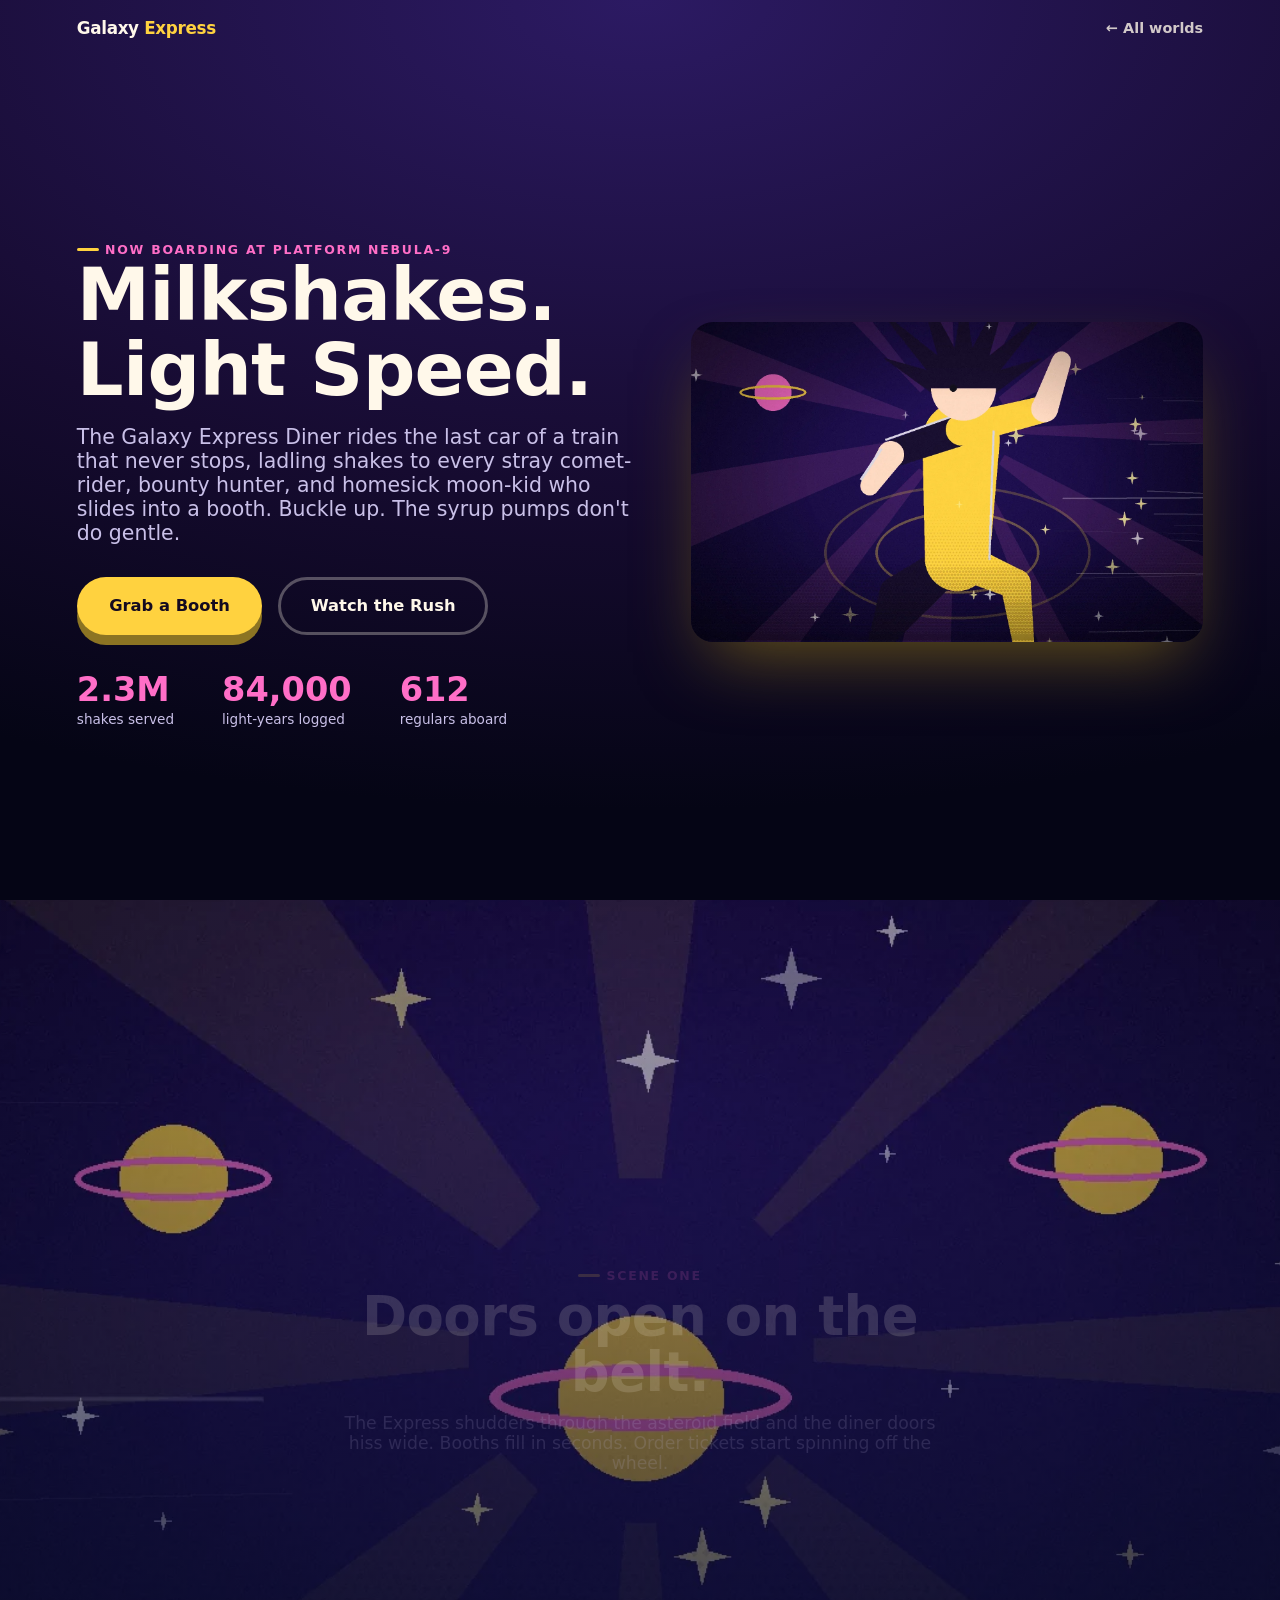
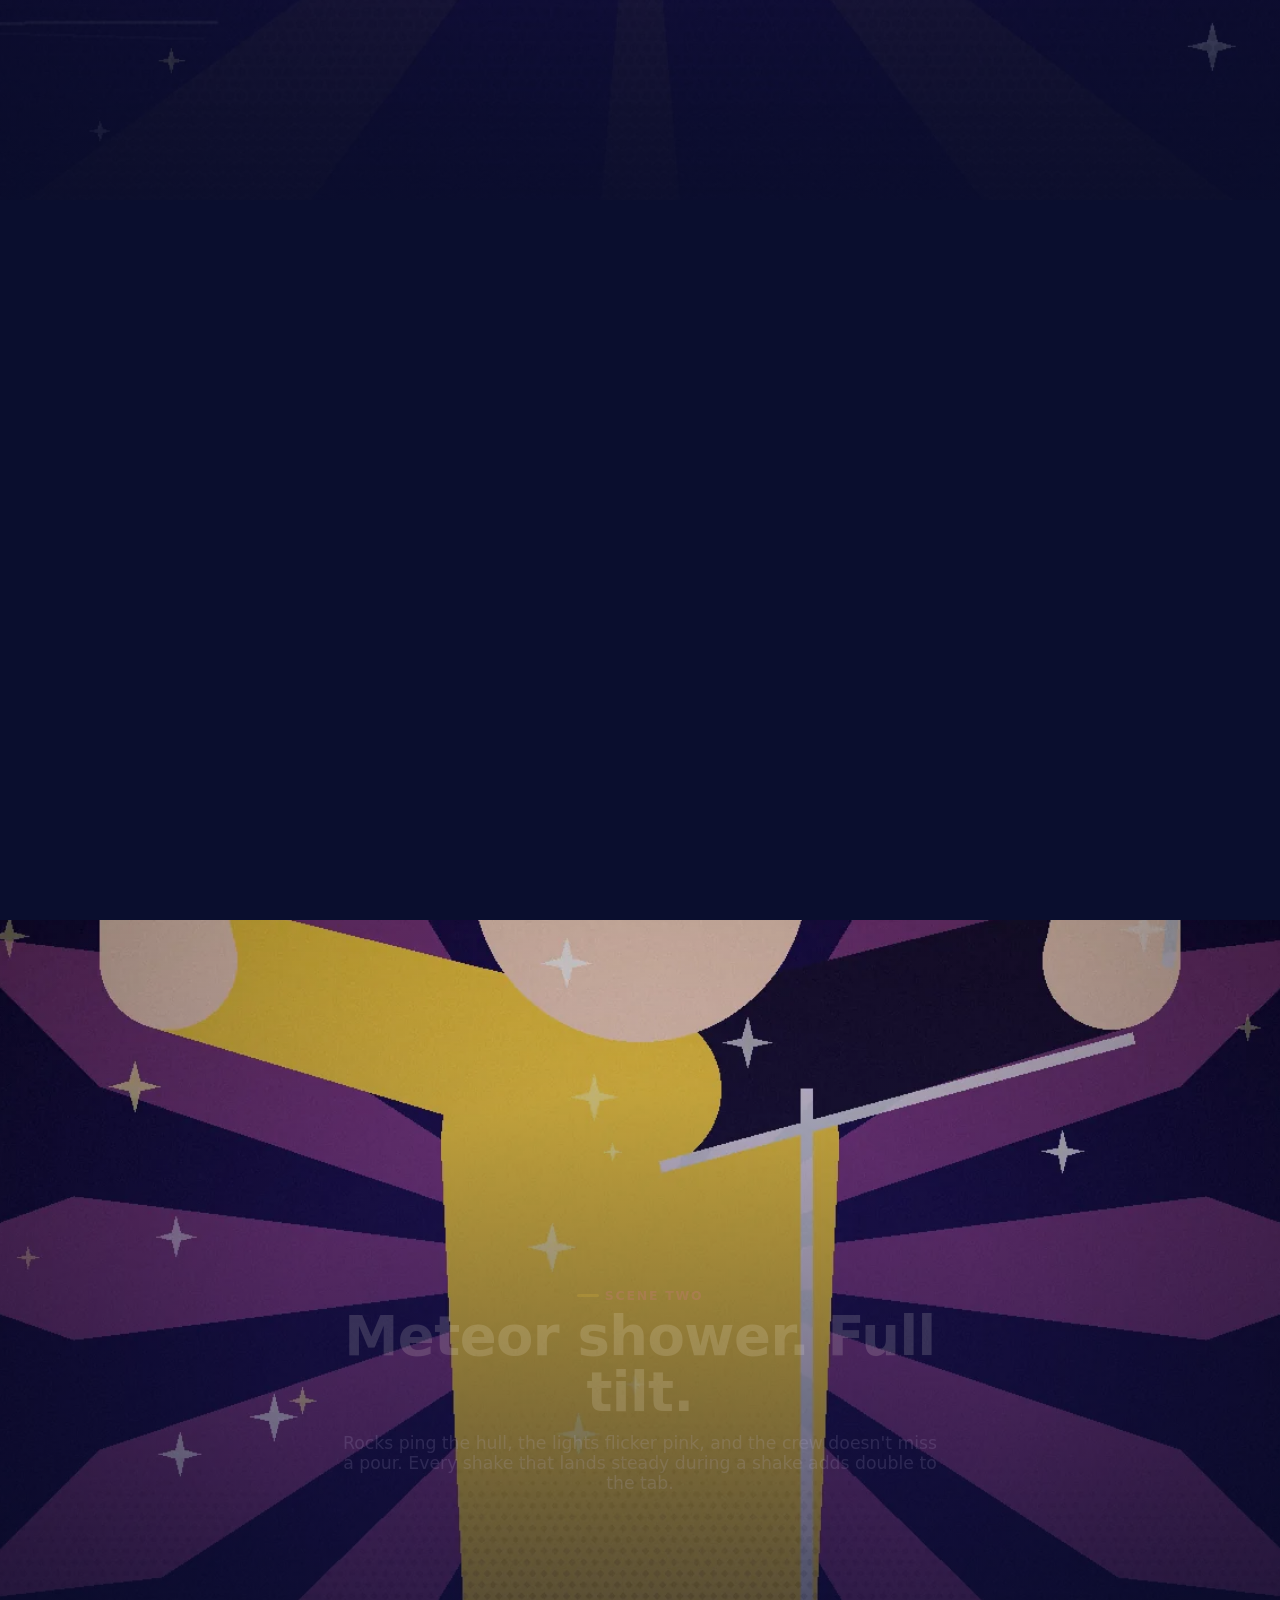
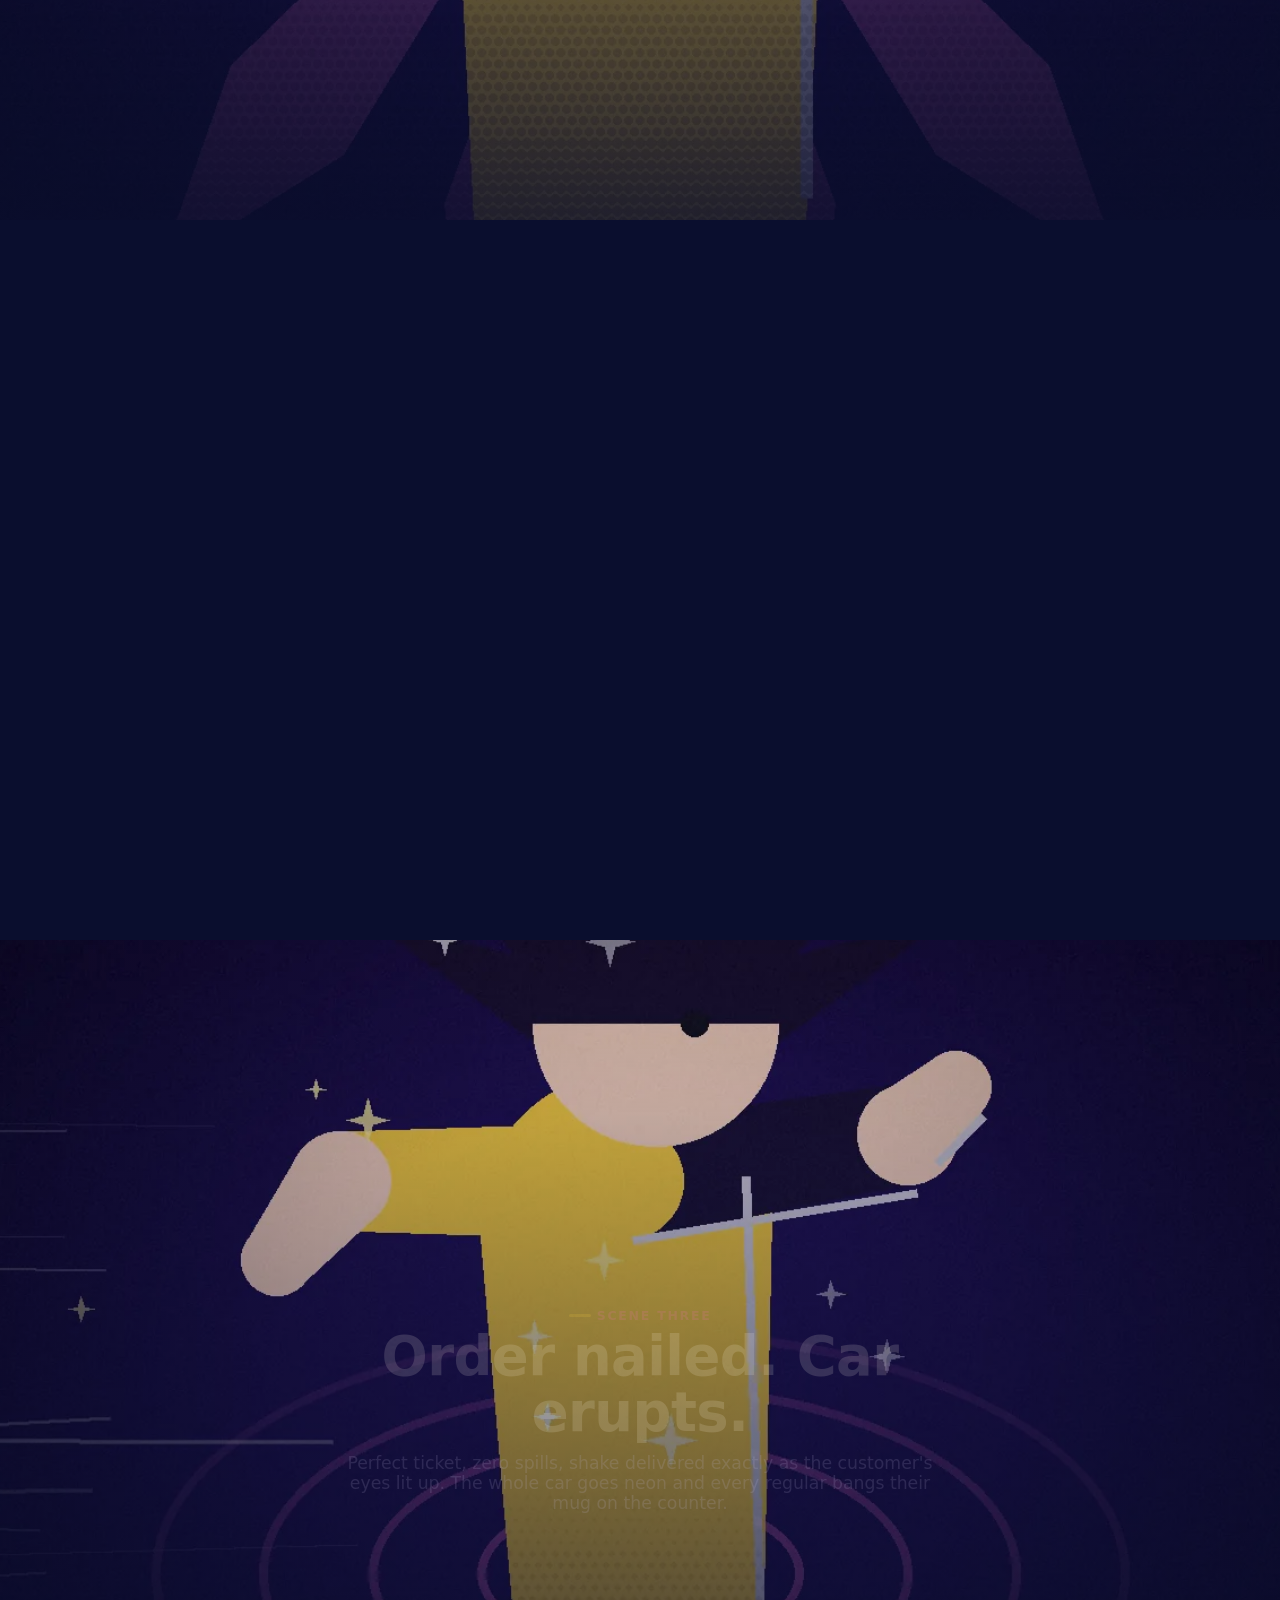
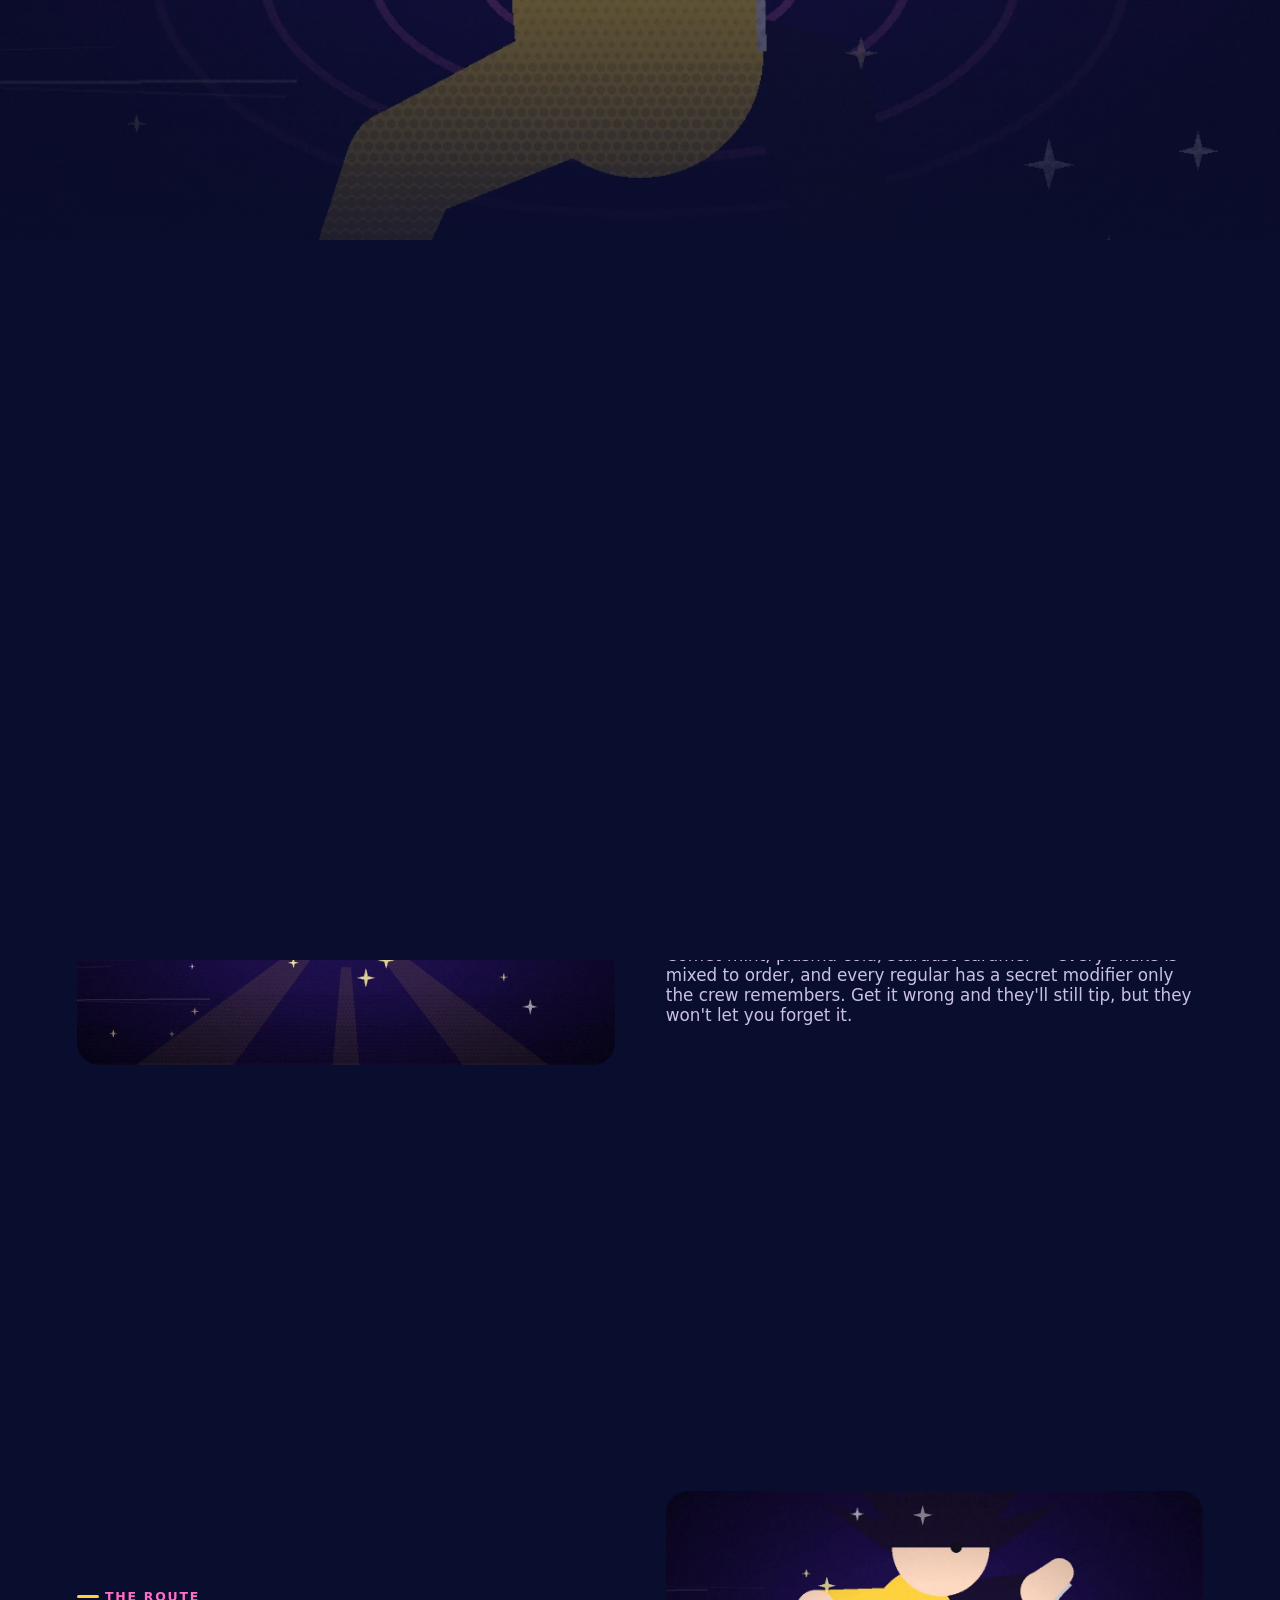
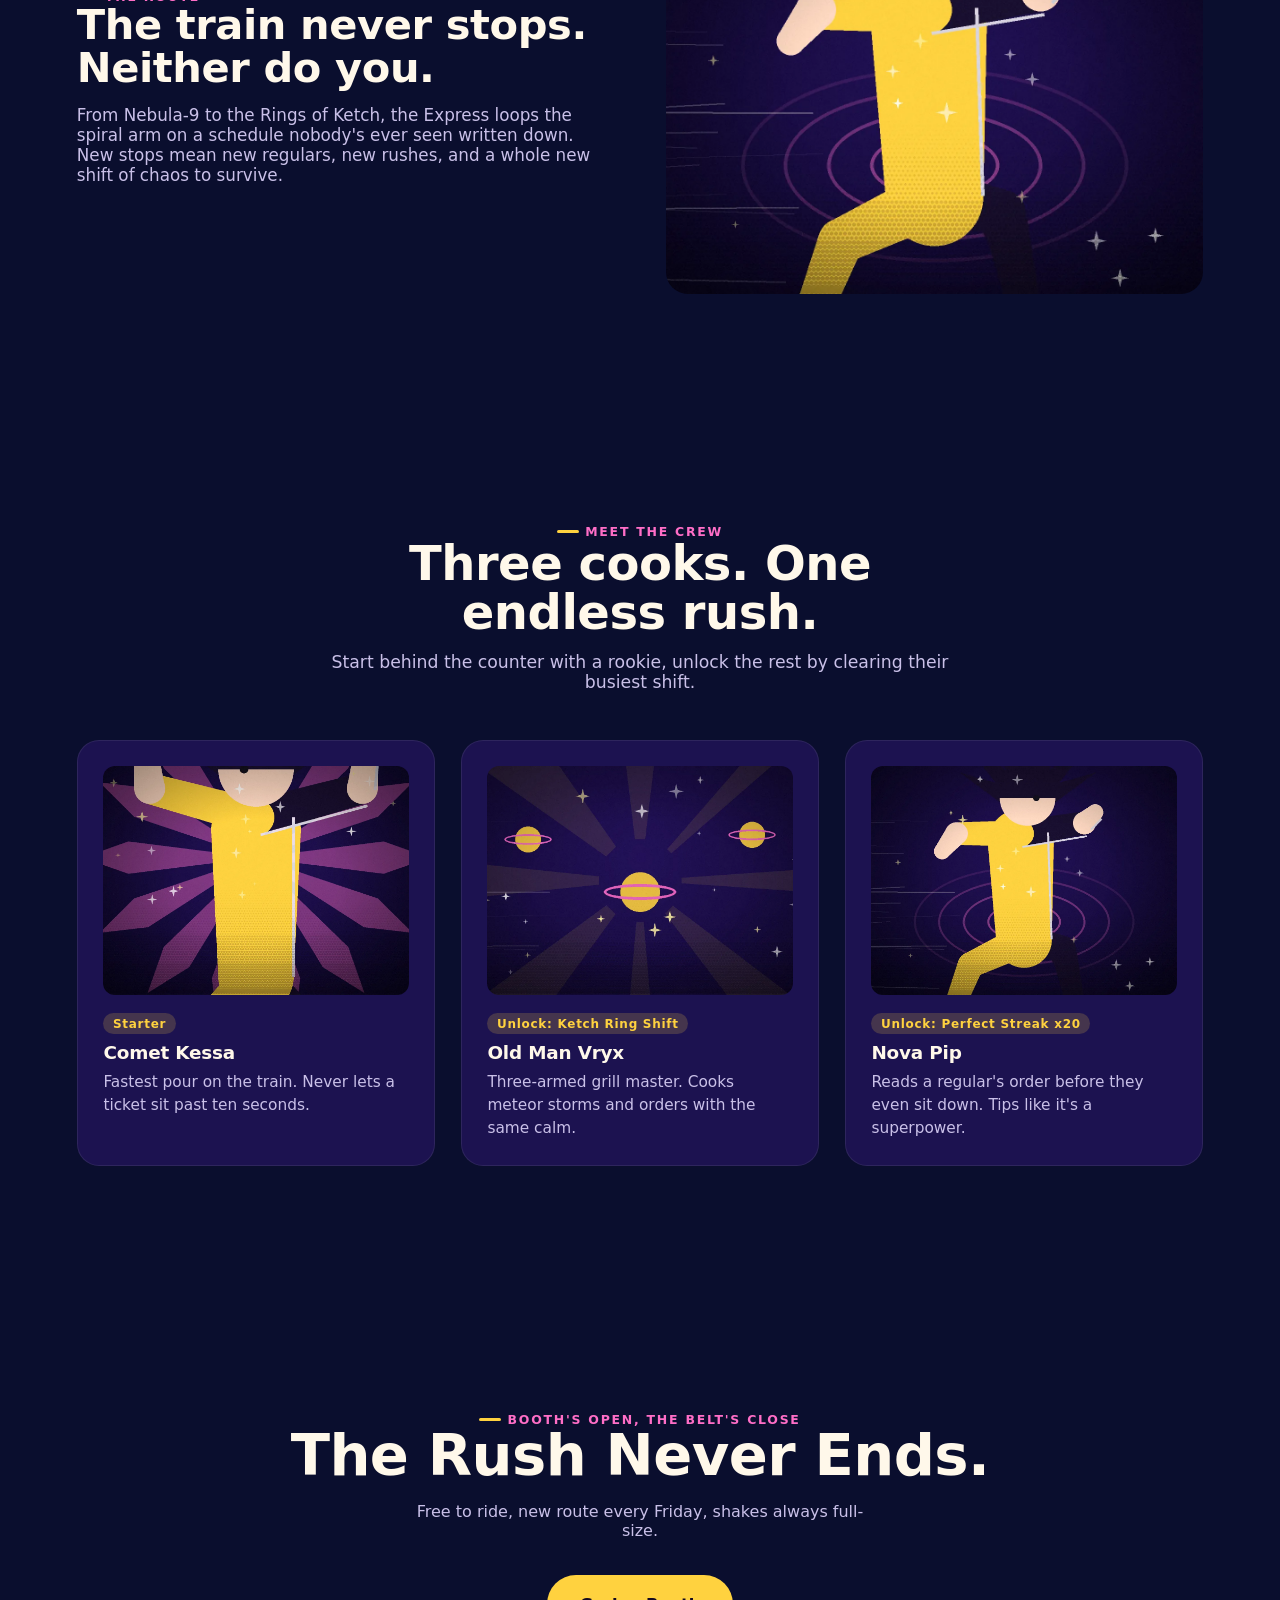
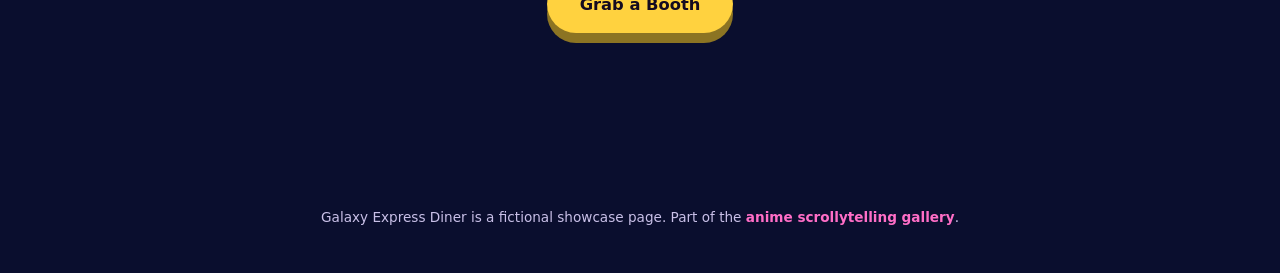
<file: pages/galaxy-express-diner/index.html>
<!doctype html>
<html lang="en">
<head>
<meta charset="utf-8">
<meta name="viewport" content="width=device-width, initial-scale=1">
<title>Galaxy Express Diner — Milkshakes at Light Speed</title>
<meta name="description" content="Galaxy Express Diner: a retro sci-fi diner car crossing the stars, slinging the best milkshakes this side of the asteroid belt.">
<link rel="stylesheet" href="assets/css/site.css">
<style>
  :root{
    --bg:#0a0e2e; --panel:#1c1250; --accent:#ffd23f; --accent2:#ff6ec7;
    --text:#fff8ea; --text-dim:#c9c0e8;
  }
  .hero{ background: radial-gradient(120% 90% at 50% 0%, #2c1a63 0%, #160b30 60%, #050515 100%); }
  .badge{ display:inline-block; padding:.3em .8em; border-radius:999px; background:color-mix(in srgb, var(--accent) 18%, transparent); color:var(--accent); font-weight:800; font-size:.75rem; letter-spacing:.06em; margin-bottom:.6rem; }

  .storyboard{ position:relative; }
  .sb-scene-wrap{ position:relative; height:180vh; }
  .sb-scene{ position:sticky; top:0; height:100svh; overflow:hidden; display:flex; align-items:center; justify-content:center; }
  .sb-scene img{ position:absolute; inset:0; width:100%; height:100%; object-fit:cover;
                 transform:scale(calc(1.06 - 0.06 * var(--scene-progress, 0))); transition:transform .05s linear; }
  .sb-scene .scrim{ position:absolute; inset:0; background:linear-gradient(180deg, rgba(10,14,46,.1), rgba(10,14,46,.85)); }
  .sb-scene .copy{ position:relative; z-index:2; text-align:center; padding:0 6vw; max-width:760px;
                    opacity:calc(0.15 + 0.85 * var(--scene-progress, 0));
                    transform:translateY(calc(26px - 26px * var(--scene-progress, 0))); }
  .sb-scene .copy .eyebrow{ justify-content:center; }
  .sb-scene .copy h2{ font-size:clamp(1.9rem, 5vw, 3.4rem); margin-top:.4rem; }
  .sb-scene .copy p{ color:var(--text-dim); margin-top:.8rem; font-size:1.08rem; }
  @media (prefers-reduced-motion: reduce){ .sb-scene img{ transform:none; } .sb-scene .copy{ opacity:1; transform:none; } }
</style>
</head>
<body>

<div class="scroll-bar" data-scroll-bar></div>
<nav class="nav" data-nav>
  <a class="brand" href="index.html">Galaxy <span>Express</span></a>
  <a class="home-link" href="../../index.html">&larr; All worlds</a>
</nav>

<header class="hero">
  <div class="hero-grid">
    <div data-reveal="left">
      <span class="eyebrow">Now boarding at Platform Nebula-9</span>
      <h1>Milkshakes.<br>Light Speed.</h1>
      <p class="tagline">The Galaxy Express Diner rides the last car of a train that never stops, ladling shakes to every stray comet-rider, bounty hunter, and homesick moon-kid who slides into a booth. Buckle up. The syrup pumps don't do gentle.</p>
      <div class="cta-row">
        <a class="btn btn-primary" href="#cta">Grab a Booth</a>
        <a class="btn btn-ghost" href="#story">Watch the Rush</a>
      </div>
      <div class="stat-row">
        <div class="stat"><b>2.3M</b><span>shakes served</span></div>
        <div class="stat"><b>84,000</b><span>light-years logged</span></div>
        <div class="stat"><b>612</b><span>regulars aboard</span></div>
      </div>
    </div>
    <div class="hero-art floaty" data-reveal="right" data-reveal-delay="150">
      <img src="assets/img/hero.webp" alt="A stylized alien diner crew member with spiky hair balancing a tray of glowing milkshakes against a neon-indigo starfield, sparkles and motion rays around them" width="1600" height="1000">
    </div>
  </div>
</header>

<div class="storyboard" id="story" data-scene-track>
  <div class="sb-scene-wrap">
    <div class="sb-scene">
      <img src="assets/img/panel-b.webp" alt="Diner car doors sliding open onto a field of glittering asteroids under a deep indigo sky">
      <div class="scrim"></div>
      <div class="copy">
        <span class="eyebrow">Scene one</span>
        <h2>Doors open on the belt.</h2>
        <p>The Express shudders through the asteroid field and the diner doors hiss wide. Booths fill in seconds. Order tickets start spinning off the wheel.</p>
      </div>
    </div>
  </div>
  <div class="sb-scene-wrap">
    <div class="sb-scene">
      <img src="assets/img/panel-a.webp" alt="Alien short-order cook mid-leap slinging a milkshake with a burst of neon energy trailing behind them">
      <div class="scrim"></div>
      <div class="copy">
        <span class="eyebrow">Scene two</span>
        <h2>Meteor shower. Full tilt.</h2>
        <p>Rocks ping the hull, the lights flicker pink, and the crew doesn't miss a pour. Every shake that lands steady during a shake adds double to the tab.</p>
      </div>
    </div>
  </div>
  <div class="sb-scene-wrap">
    <div class="sb-scene">
      <img src="assets/img/panel-c.webp" alt="Crew member celebrating with arms raised as the diner car erupts in swirling neon light rings and confetti sparkles">
      <div class="scrim"></div>
      <div class="copy">
        <span class="eyebrow">Scene three</span>
        <h2>Order nailed. Car erupts.</h2>
        <p>Perfect ticket, zero spills, shake delivered exactly as the customer's eyes lit up. The whole car goes neon and every regular bangs their mug on the counter.</p>
      </div>
    </div>
  </div>
</div>

<section class="section">
  <div class="split" data-reveal data-parallax="0.06">
    <img src="assets/img/panel-b.webp" alt="The diner car interior glowing under indigo and pink neon as asteroids drift past the windows" loading="lazy">
    <div>
      <span class="eyebrow">The menu</span>
      <h2>Forty-one flavors, none of them from Earth.</h2>
      <p>Comet-mint, plasma cola, stardust caramel — every shake is mixed to order, and every regular has a secret modifier only the crew remembers. Get it wrong and they'll still tip, but they won't let you forget it.</p>
    </div>
  </div>
</section>

<section class="section" style="padding-top:0">
  <div class="split rev" data-reveal>
    <img src="assets/img/panel-c.webp" alt="A crew member dashing through the diner car surrounded by rings of pink and gold light" loading="lazy">
    <div>
      <span class="eyebrow">The route</span>
      <h2>The train never stops. Neither do you.</h2>
      <p>From Nebula-9 to the Rings of Ketch, the Express loops the spiral arm on a schedule nobody's ever seen written down. New stops mean new regulars, new rushes, and a whole new shift of chaos to survive.</p>
    </div>
  </div>
</section>

<section class="section">
  <div class="section-head" data-reveal>
    <span class="eyebrow">Meet the crew</span>
    <h2>Three cooks. One endless rush.</h2>
    <p>Start behind the counter with a rookie, unlock the rest by clearing their busiest shift.</p>
  </div>
  <div class="panel-grid">
    <div class="panel" data-reveal data-reveal-delay="0">
      <img src="assets/img/panel-a.webp" alt="Rookie diner cook mid-leap with a milkshake and a burst of neon energy" loading="lazy">
      <span class="badge">Starter</span>
      <h3>Comet Kessa</h3>
      <p>Fastest pour on the train. Never lets a ticket sit past ten seconds.</p>
    </div>
    <div class="panel" data-reveal data-reveal-delay="80">
      <img src="assets/img/panel-b.webp" alt="Diner car glowing with indigo and pink light against a starfield" loading="lazy">
      <span class="badge">Unlock: Ketch Ring Shift</span>
      <h3>Old Man Vryx</h3>
      <p>Three-armed grill master. Cooks meteor storms and orders with the same calm.</p>
    </div>
    <div class="panel" data-reveal data-reveal-delay="160">
      <img src="assets/img/panel-c.webp" alt="Crew member dashing through swirling rings of neon light" loading="lazy">
      <span class="badge">Unlock: Perfect Streak x20</span>
      <h3>Nova Pip</h3>
      <p>Reads a regular's order before they even sit down. Tips like it's a superpower.</p>
    </div>
  </div>
</section>

<section class="cta-band">
  <div data-reveal="scale">
    <span class="eyebrow" style="justify-content:center">Booth's open, the belt's close</span>
    <h2 id="cta">The Rush Never Ends.</h2>
    <p>Free to ride, new route every Friday, shakes always full-size.</p>
    <a class="btn btn-primary" href="#cta">Grab a Booth</a>
  </div>
</section>

<footer>
  Galaxy Express Diner is a fictional showcase page. Part of the <a href="../../index.html">anime scrollytelling gallery</a>.
</footer>

<script src="assets/js/reveal.js"></script>
</body>
</html>
</file>
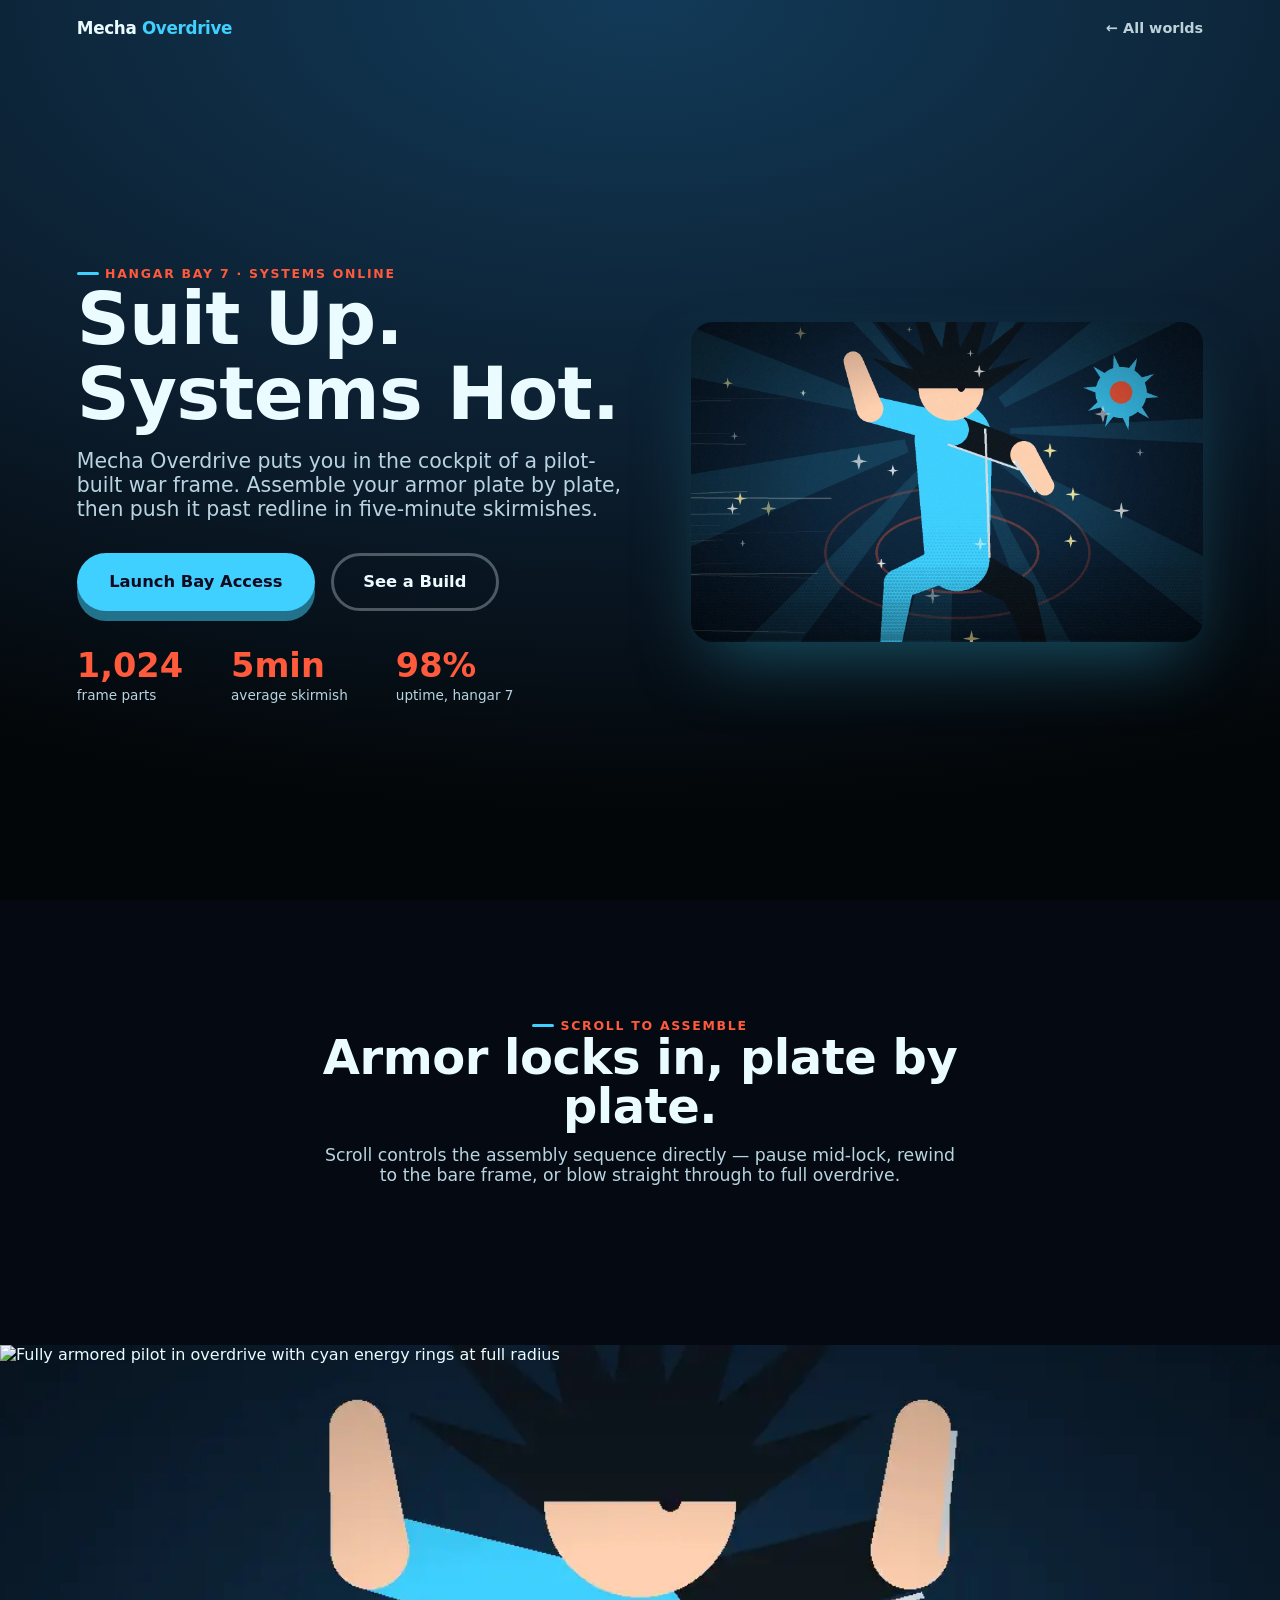
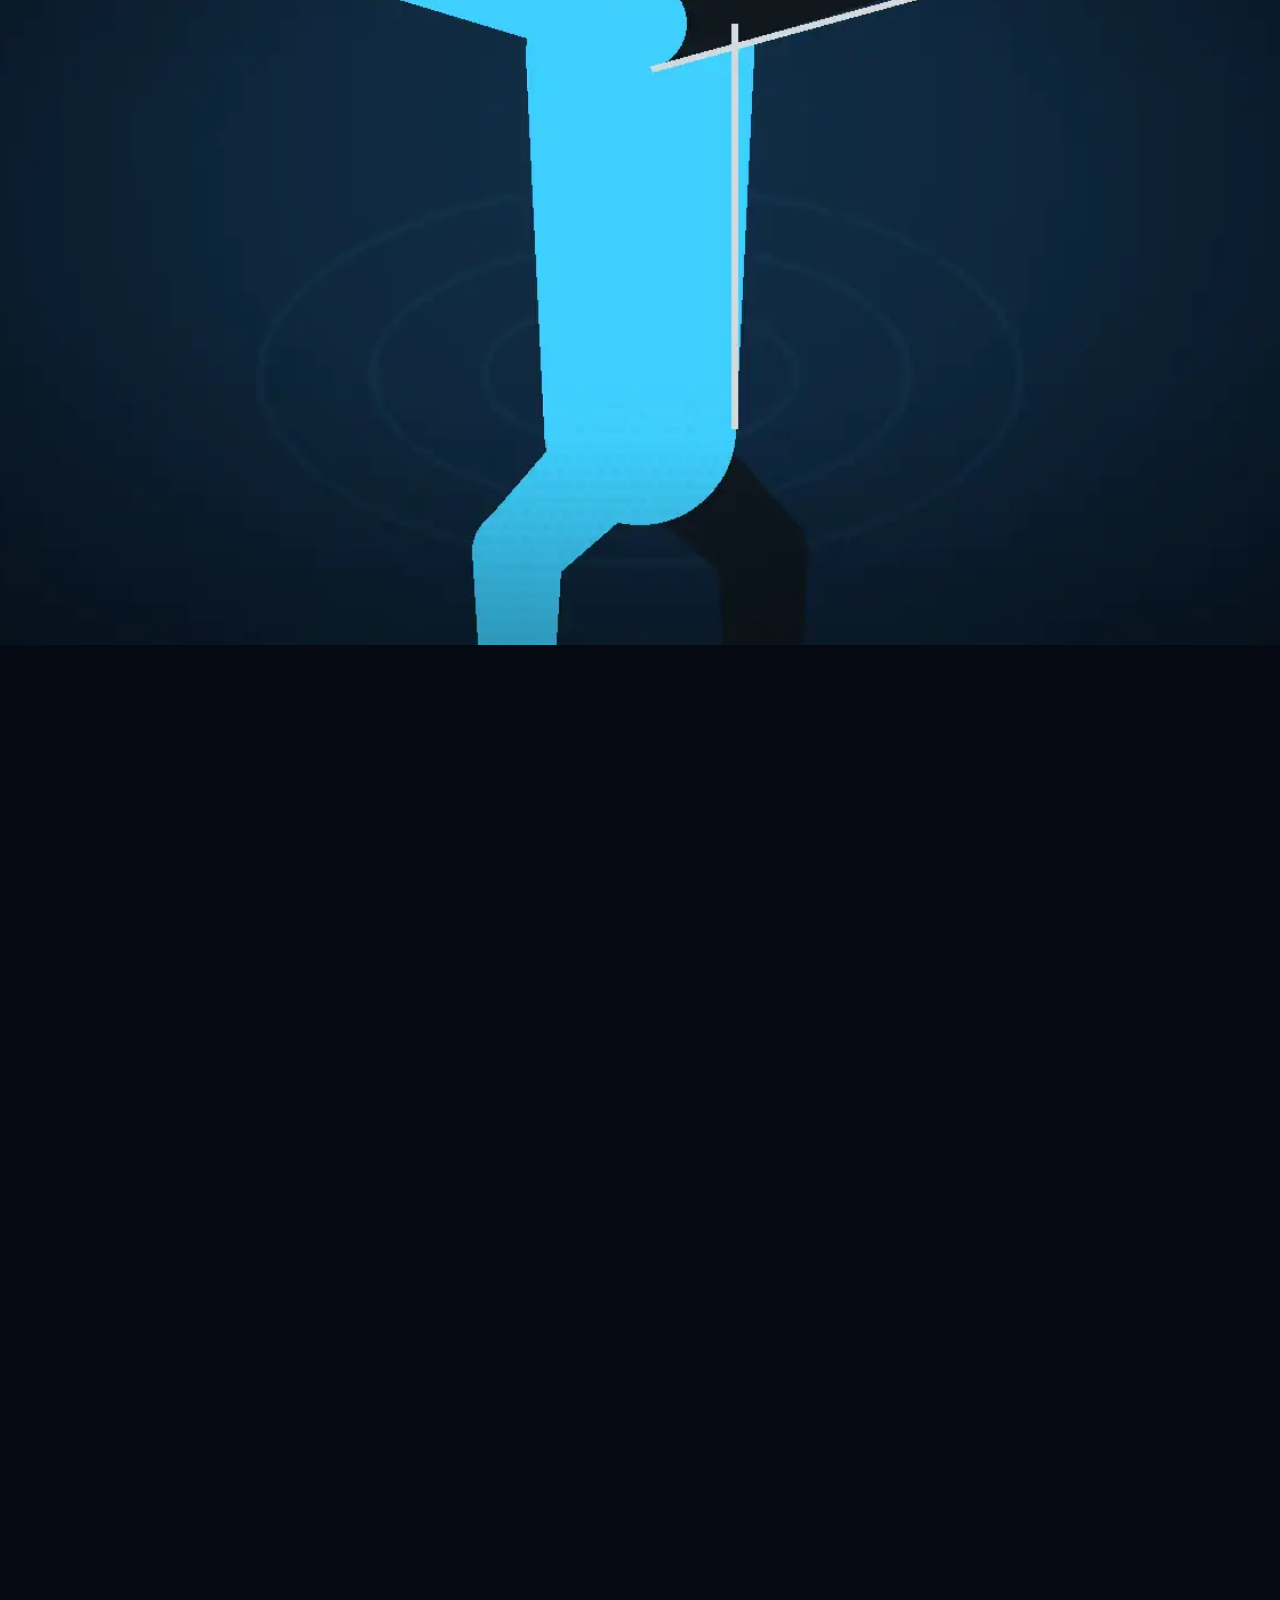
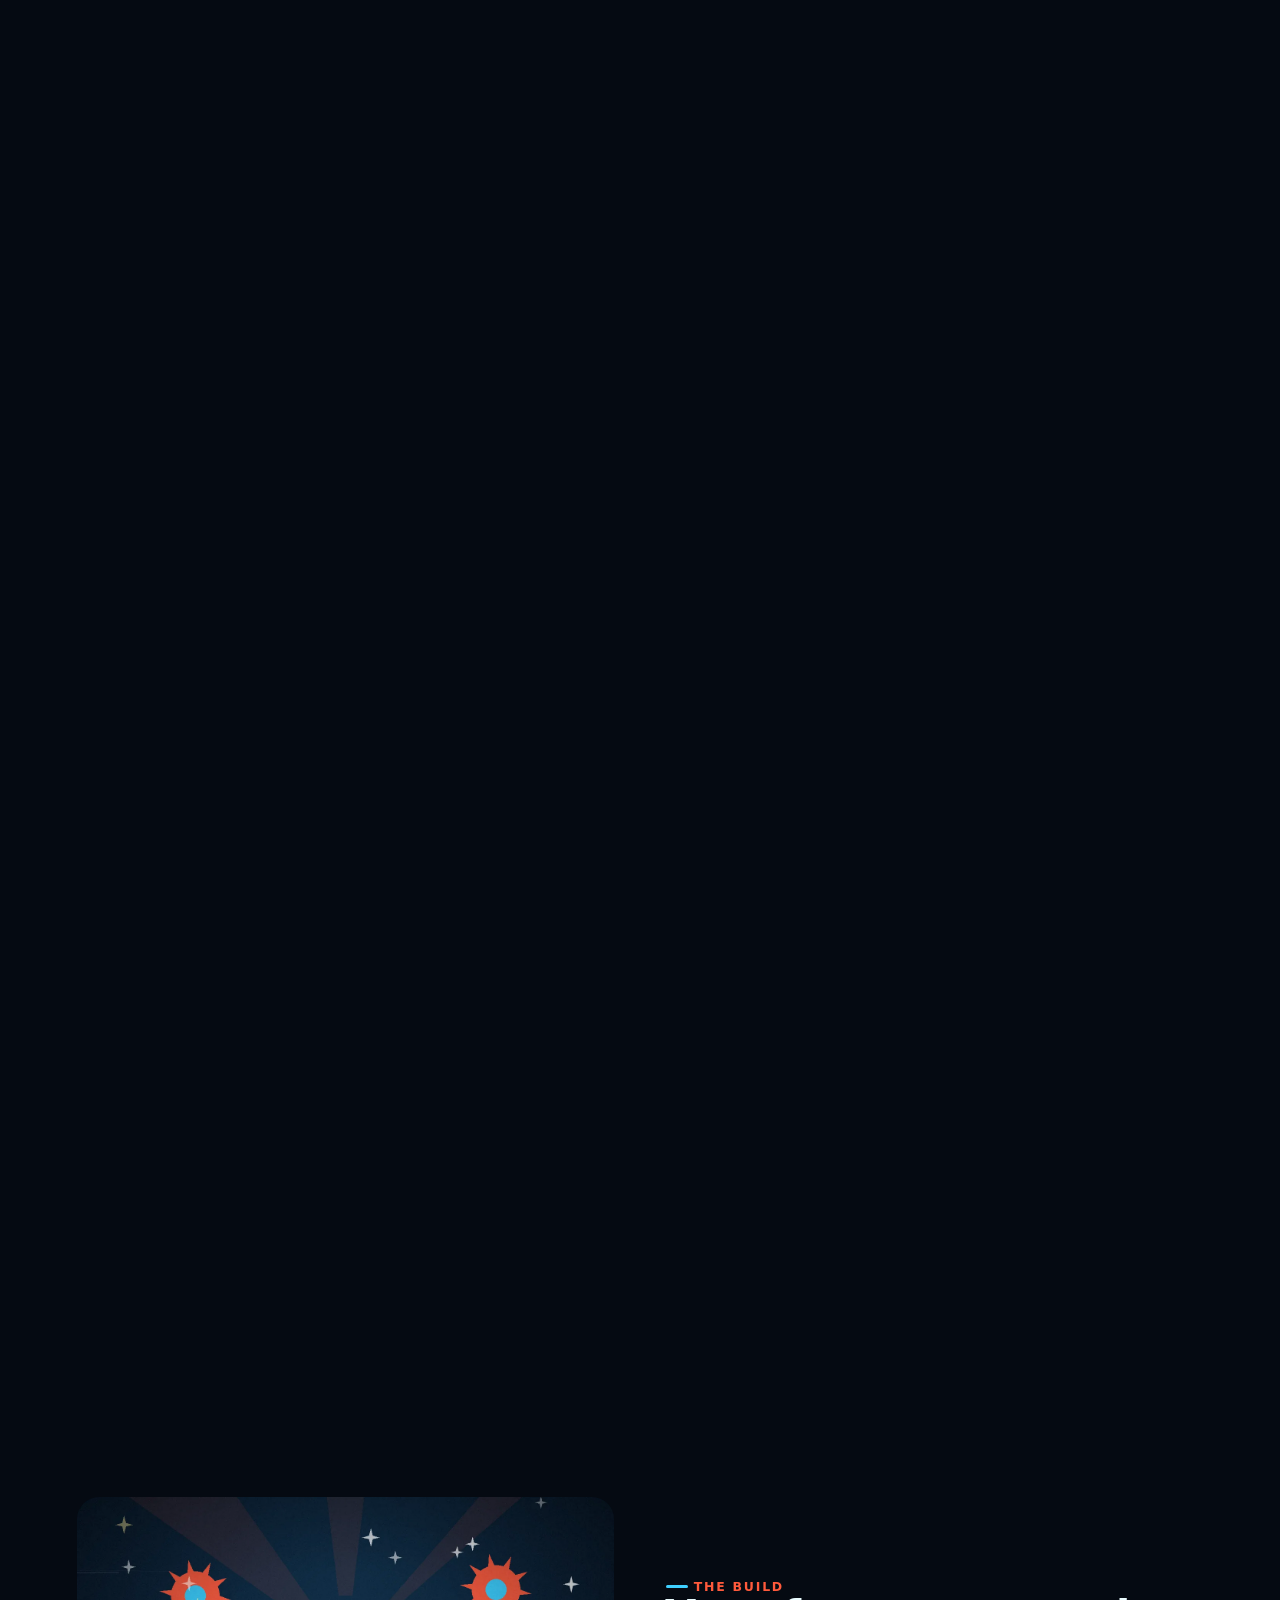
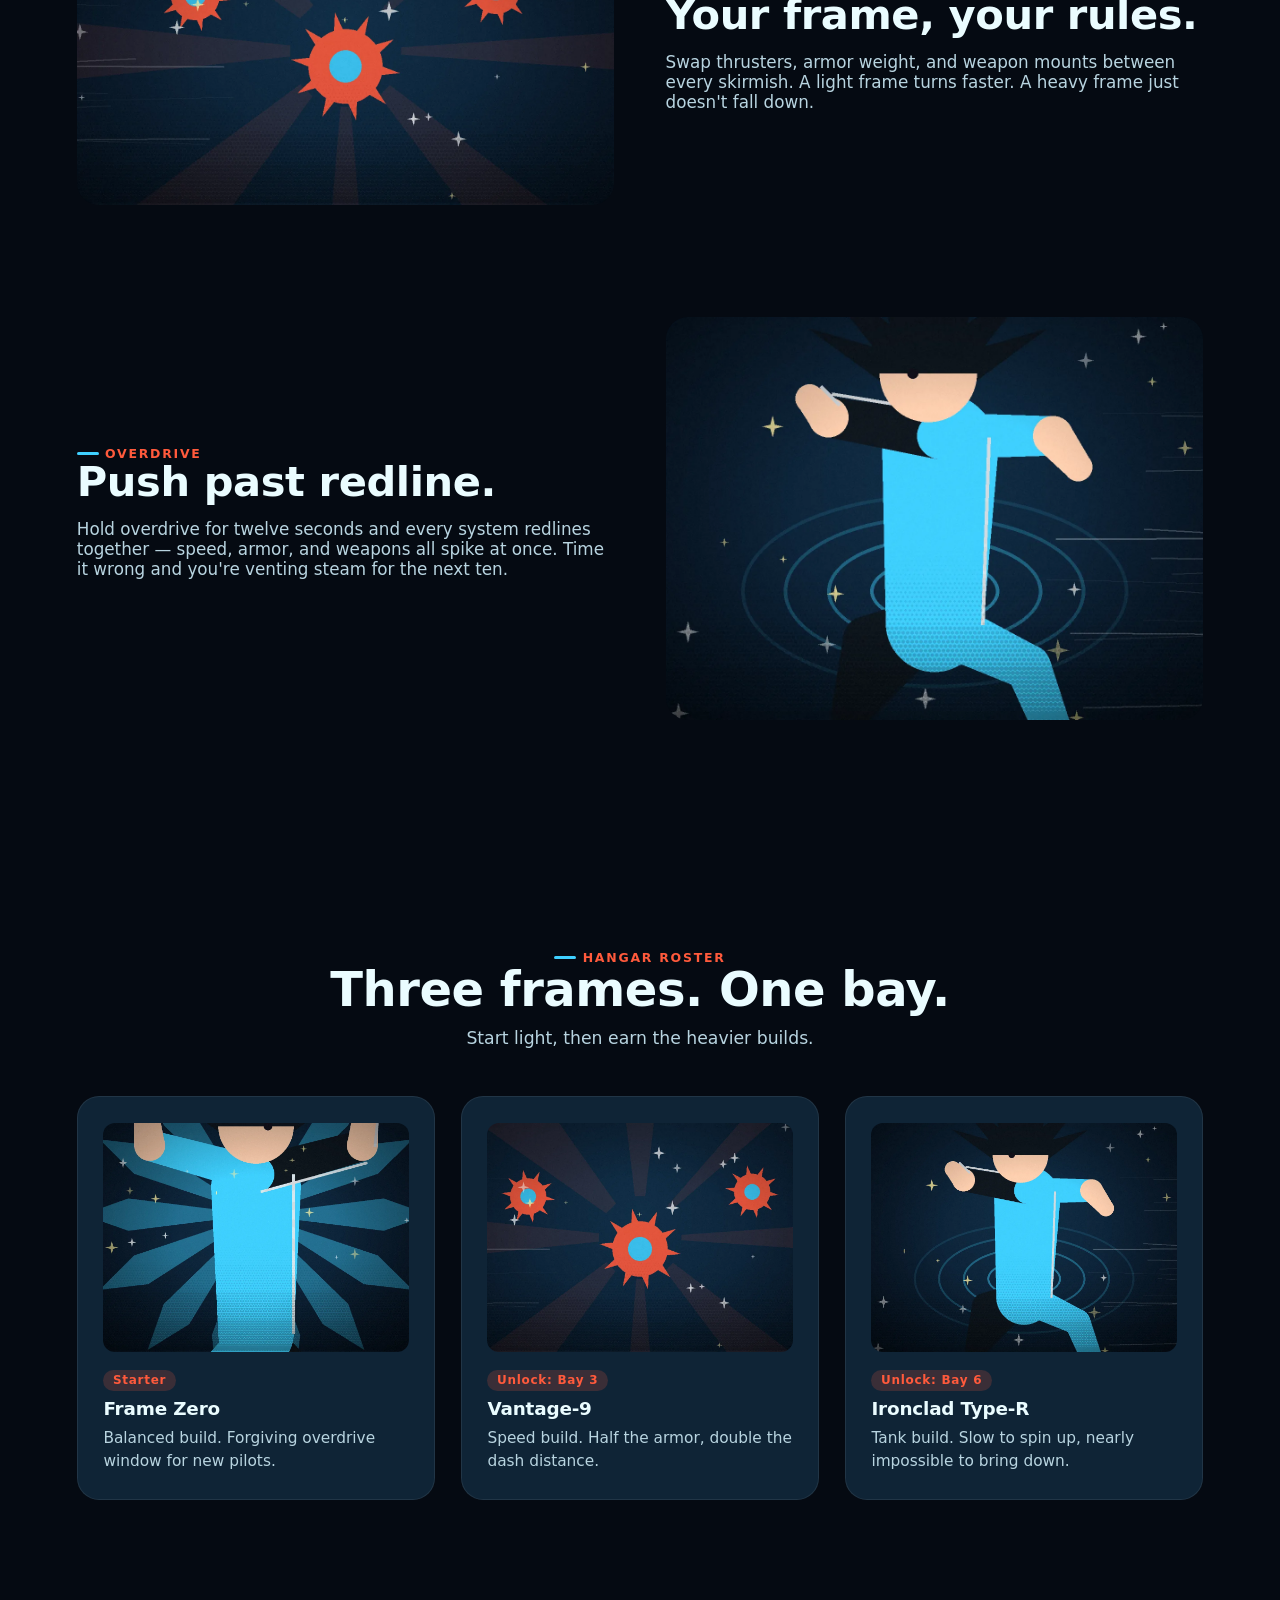
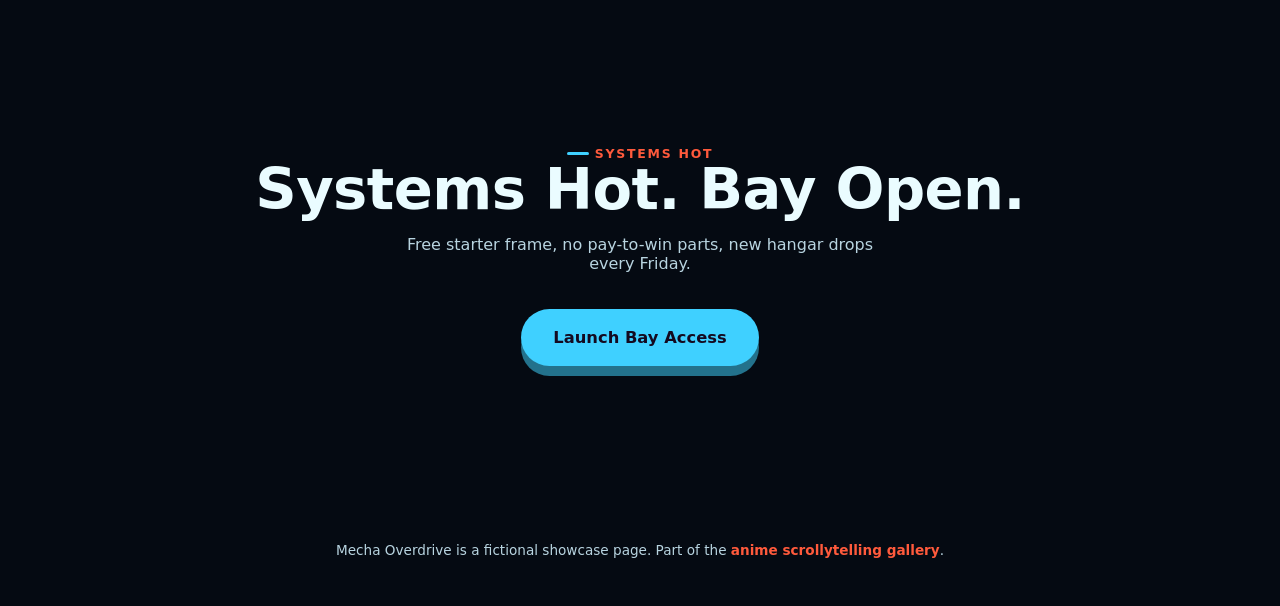
<file: pages/mecha-overdrive/index.html>
<!doctype html>
<html lang="en">
<head>
<meta charset="utf-8">
<meta name="viewport" content="width=device-width, initial-scale=1">
<title>Mecha Overdrive — Suit Up. Systems Hot.</title>
<meta name="description" content="Mecha Overdrive: strap into a pilot-built mech and go loud. Suit up, systems hot, overdrive engaged.">
<link rel="stylesheet" href="assets/css/site.css">
<style>
  :root{
    --bg:#050a12; --panel:#0f2436; --accent:#3fd0ff; --accent2:#ff5a3c;
    --text:#eafcff; --text-dim:#b8d4e0;
  }
  .hero{ background: radial-gradient(120% 90% at 50% 0%, #123a58 0%, #0b1c2c 60%, #030608 100%); }
  .badge{ display:inline-block; padding:.3em .8em; border-radius:999px; background:color-mix(in srgb, var(--accent2) 18%, transparent); color:var(--accent2); font-weight:800; font-size:.75rem; letter-spacing:.06em; margin-bottom:.6rem; }
</style>
</head>
<body>

<div class="scroll-bar" data-scroll-bar></div>
<nav class="nav" data-nav>
  <a class="brand" href="index.html">Mecha <span>Overdrive</span></a>
  <a class="home-link" href="../../index.html">&larr; All worlds</a>
</nav>

<header class="hero">
  <div class="hero-grid">
    <div data-reveal="left">
      <span class="eyebrow">Hangar bay 7 · Systems online</span>
      <h1>Suit Up.<br>Systems Hot.</h1>
      <p class="tagline">Mecha Overdrive puts you in the cockpit of a pilot-built war frame. Assemble your armor plate by plate, then push it past redline in five-minute skirmishes.</p>
      <div class="cta-row">
        <a class="btn btn-primary" href="#launch">Launch Bay Access</a>
        <a class="btn btn-ghost" href="#build">See a Build</a>
      </div>
      <div class="stat-row">
        <div class="stat"><b>1,024</b><span>frame parts</span></div>
        <div class="stat"><b>5min</b><span>average skirmish</span></div>
        <div class="stat"><b>98%</b><span>uptime, hangar 7</span></div>
      </div>
    </div>
    <div class="hero-art floaty" data-reveal="right" data-reveal-delay="150">
      <img src="assets/img/hero.webp" alt="Pilot silhouette powering up inside a mech hangar with cyan energy rings" width="1600" height="1000">
    </div>
  </div>
</header>

<section class="section" id="build">
  <div class="section-head" data-reveal>
    <span class="eyebrow">Scroll to assemble</span>
    <h2>Armor locks in, plate by plate.</h2>
    <p>Scroll controls the assembly sequence directly — pause mid-lock, rewind to the bare frame, or blow straight through to full overdrive.</p>
  </div>
</section>

<section class="gss-track" data-scene-track>
  <div class="gss-sticky">
    <canvas class="gss-canvas" hidden></canvas>
    <img class="gss-poster" alt="Fully armored pilot in overdrive with cyan energy rings at full radius" hidden>
    <div class="gss-progress" aria-live="polite">0%</div>
  </div>
</section>

<style>
  .gss-track{ position:relative; height:360vh; }
  .gss-sticky{ position:sticky; top:0; height:100svh; overflow:hidden; background:#030608; }
  .gss-canvas{ position:absolute; inset:0; width:100%; height:100%; display:block; }
  .gss-poster{ position:absolute; inset:0; width:100%; height:100%; object-fit:cover; display:block; }
  .gss-progress{ position:absolute; left:50%; bottom:2.4rem; transform:translateX(-50%);
                 font:800 .85rem/1 var(--font); letter-spacing:.08em; color:#fff; mix-blend-mode:difference; }
  @media (prefers-reduced-motion: reduce){ .gss-track{ height:100svh; } .gss-progress{ display:none; } }
</style>

<section class="section">
  <div class="split" data-reveal>
    <img src="assets/img/panel-b.webp" alt="Hangar bay with gear emblems and cyan rays" loading="lazy">
    <div>
      <span class="eyebrow">The build</span>
      <h2>Your frame, your rules.</h2>
      <p>Swap thrusters, armor weight, and weapon mounts between every skirmish. A light frame turns faster. A heavy frame just doesn't fall down.</p>
    </div>
  </div>
</section>

<section class="section" style="padding-top:0">
  <div class="split rev" data-reveal>
    <img src="assets/img/panel-c.webp" alt="Pilot dashing through cyan energy rings" loading="lazy">
    <div>
      <span class="eyebrow">Overdrive</span>
      <h2>Push past redline.</h2>
      <p>Hold overdrive for twelve seconds and every system redlines together — speed, armor, and weapons all spike at once. Time it wrong and you're venting steam for the next ten.</p>
    </div>
  </div>
</section>

<section class="section">
  <div class="section-head" data-reveal>
    <span class="eyebrow">Hangar roster</span>
    <h2>Three frames. One bay.</h2>
    <p>Start light, then earn the heavier builds.</p>
  </div>
  <div class="panel-grid">
    <div class="panel" data-reveal data-reveal-delay="0">
      <img src="assets/img/panel-a.webp" alt="Pilot close-up mid power-up with impact burst" loading="lazy">
      <span class="badge">Starter</span>
      <h3>Frame Zero</h3>
      <p>Balanced build. Forgiving overdrive window for new pilots.</p>
    </div>
    <div class="panel" data-reveal data-reveal-delay="80">
      <img src="assets/img/panel-b.webp" alt="Hangar bay with gear emblem" loading="lazy">
      <span class="badge">Unlock: Bay 3</span>
      <h3>Vantage-9</h3>
      <p>Speed build. Half the armor, double the dash distance.</p>
    </div>
    <div class="panel" data-reveal data-reveal-delay="160">
      <img src="assets/img/panel-c.webp" alt="Pilot dashing through energy rings" loading="lazy">
      <span class="badge">Unlock: Bay 6</span>
      <h3>Ironclad Type-R</h3>
      <p>Tank build. Slow to spin up, nearly impossible to bring down.</p>
    </div>
  </div>
</section>

<section class="cta-band">
  <div data-reveal="scale">
    <span class="eyebrow" style="justify-content:center">Systems hot</span>
    <h2 id="launch">Systems Hot. Bay Open.</h2>
    <p>Free starter frame, no pay-to-win parts, new hangar drops every Friday.</p>
    <a class="btn btn-primary" href="#launch">Launch Bay Access</a>
  </div>
</section>

<footer>
  Mecha Overdrive is a fictional showcase page. Part of the <a href="../../index.html">anime scrollytelling gallery</a>.
</footer>

<script type="module">
  import { initGSS } from './assets/js/scrubber.js';
  var track = document.querySelector('.gss-track');
  initGSS({
    manifestUrl: 'assets/frames/manifest.json',
    track: track,
    canvas: track.querySelector('.gss-canvas'),
    poster: track.querySelector('.gss-poster'),
    progressEl: track.querySelector('.gss-progress'),
  });
</script>
<script src="assets/js/reveal.js"></script>
</body>
</html>
</file>
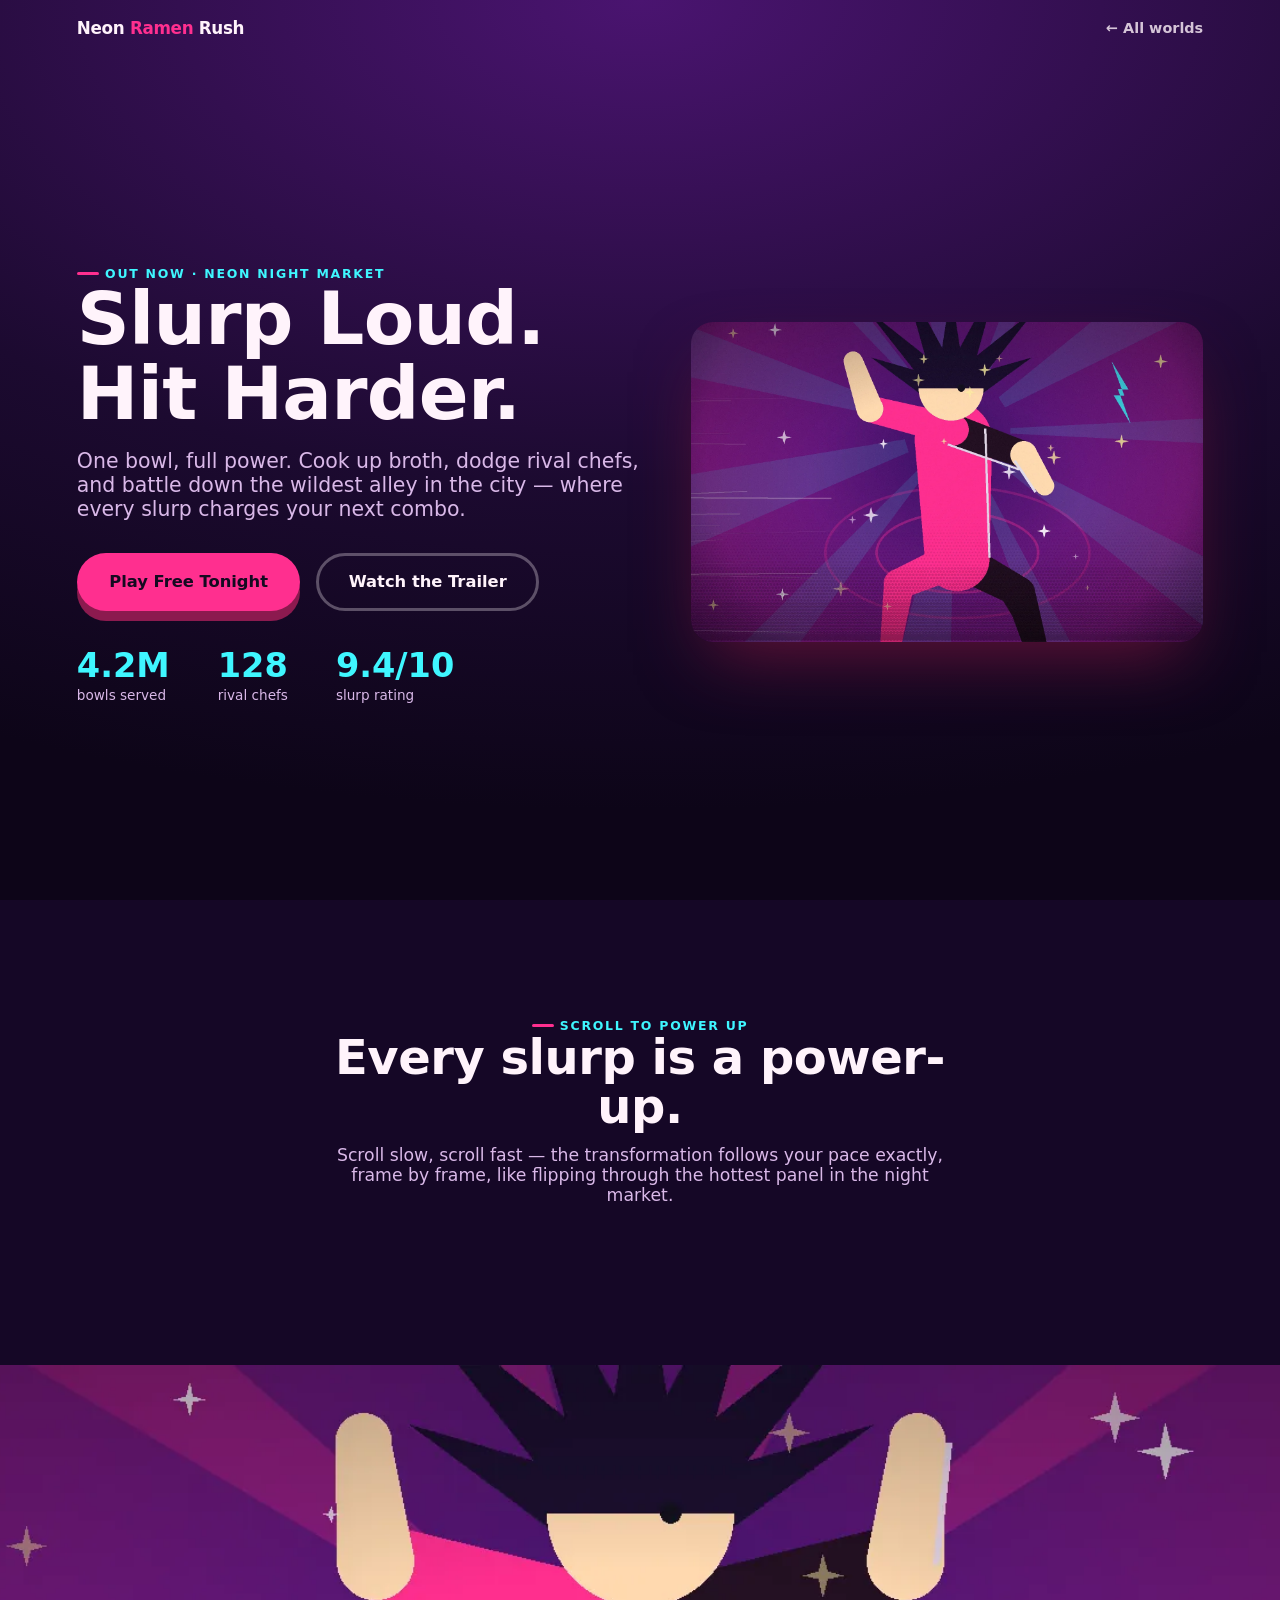
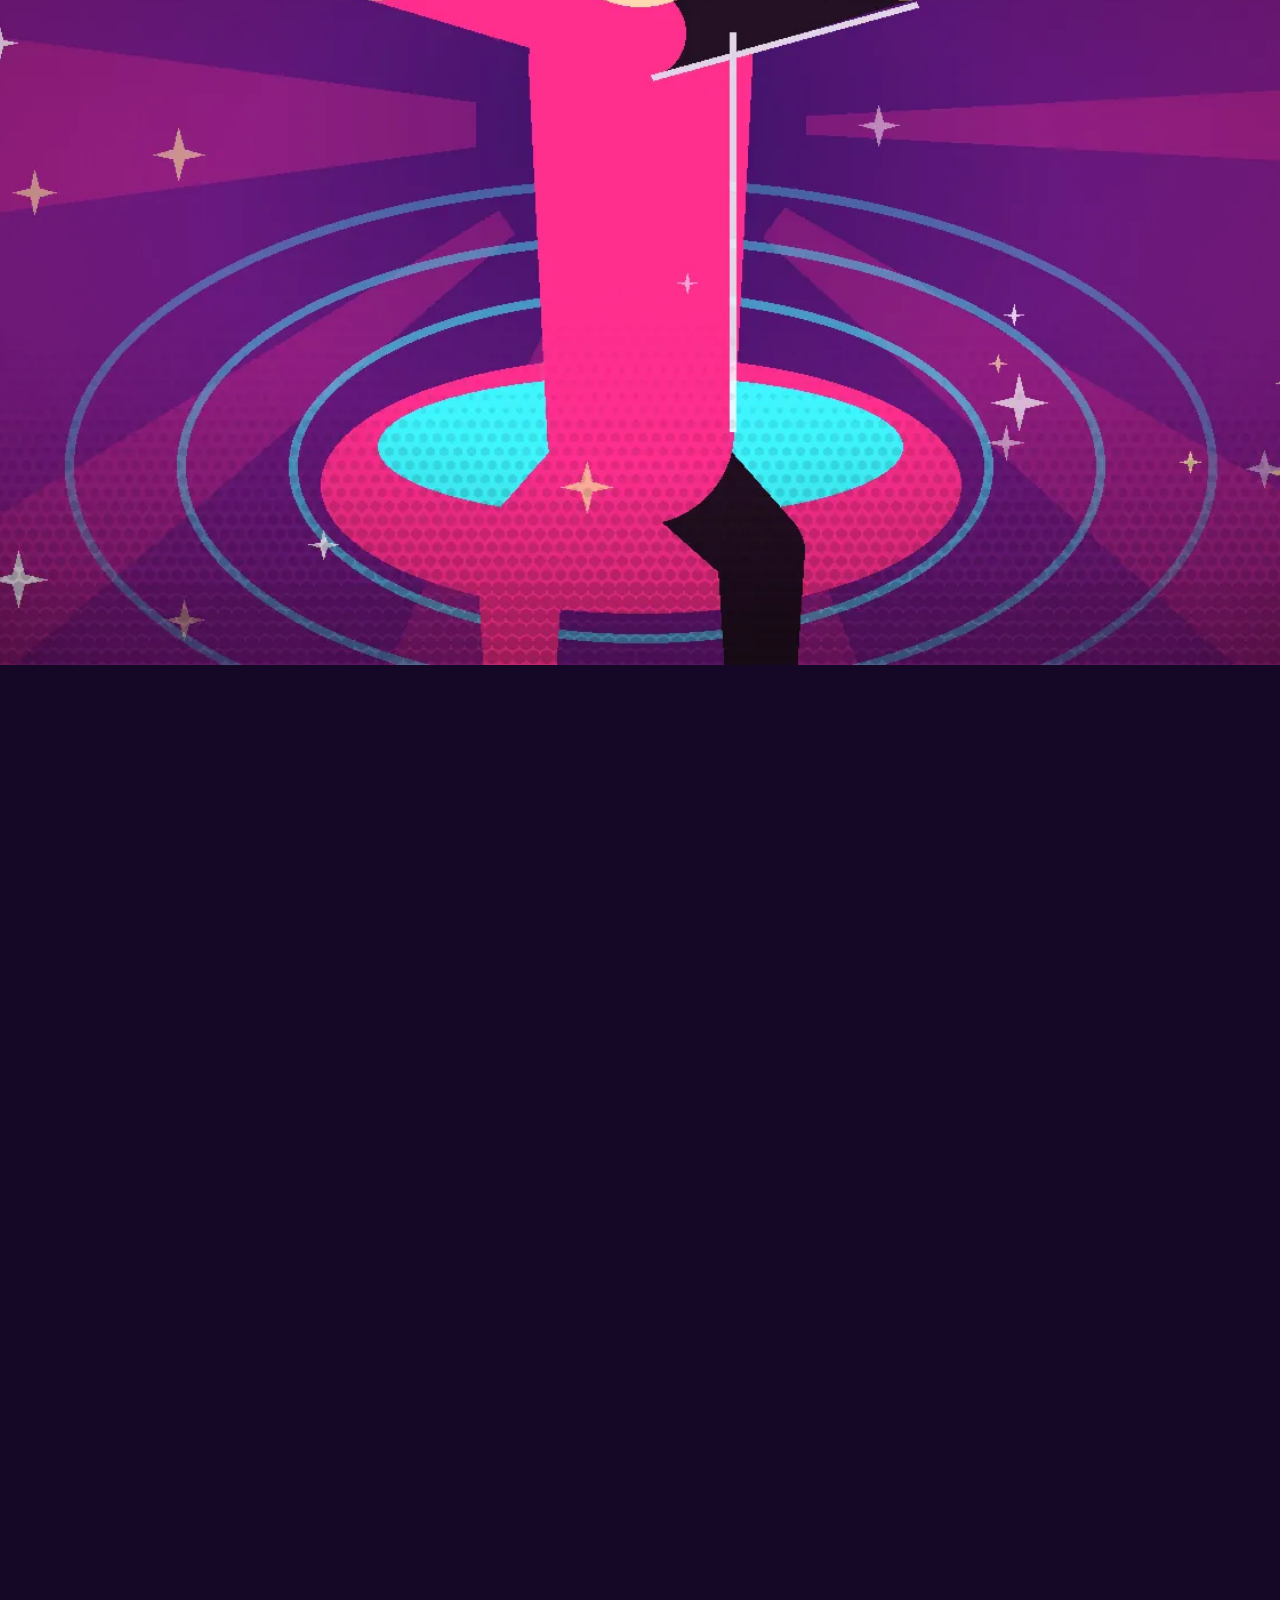
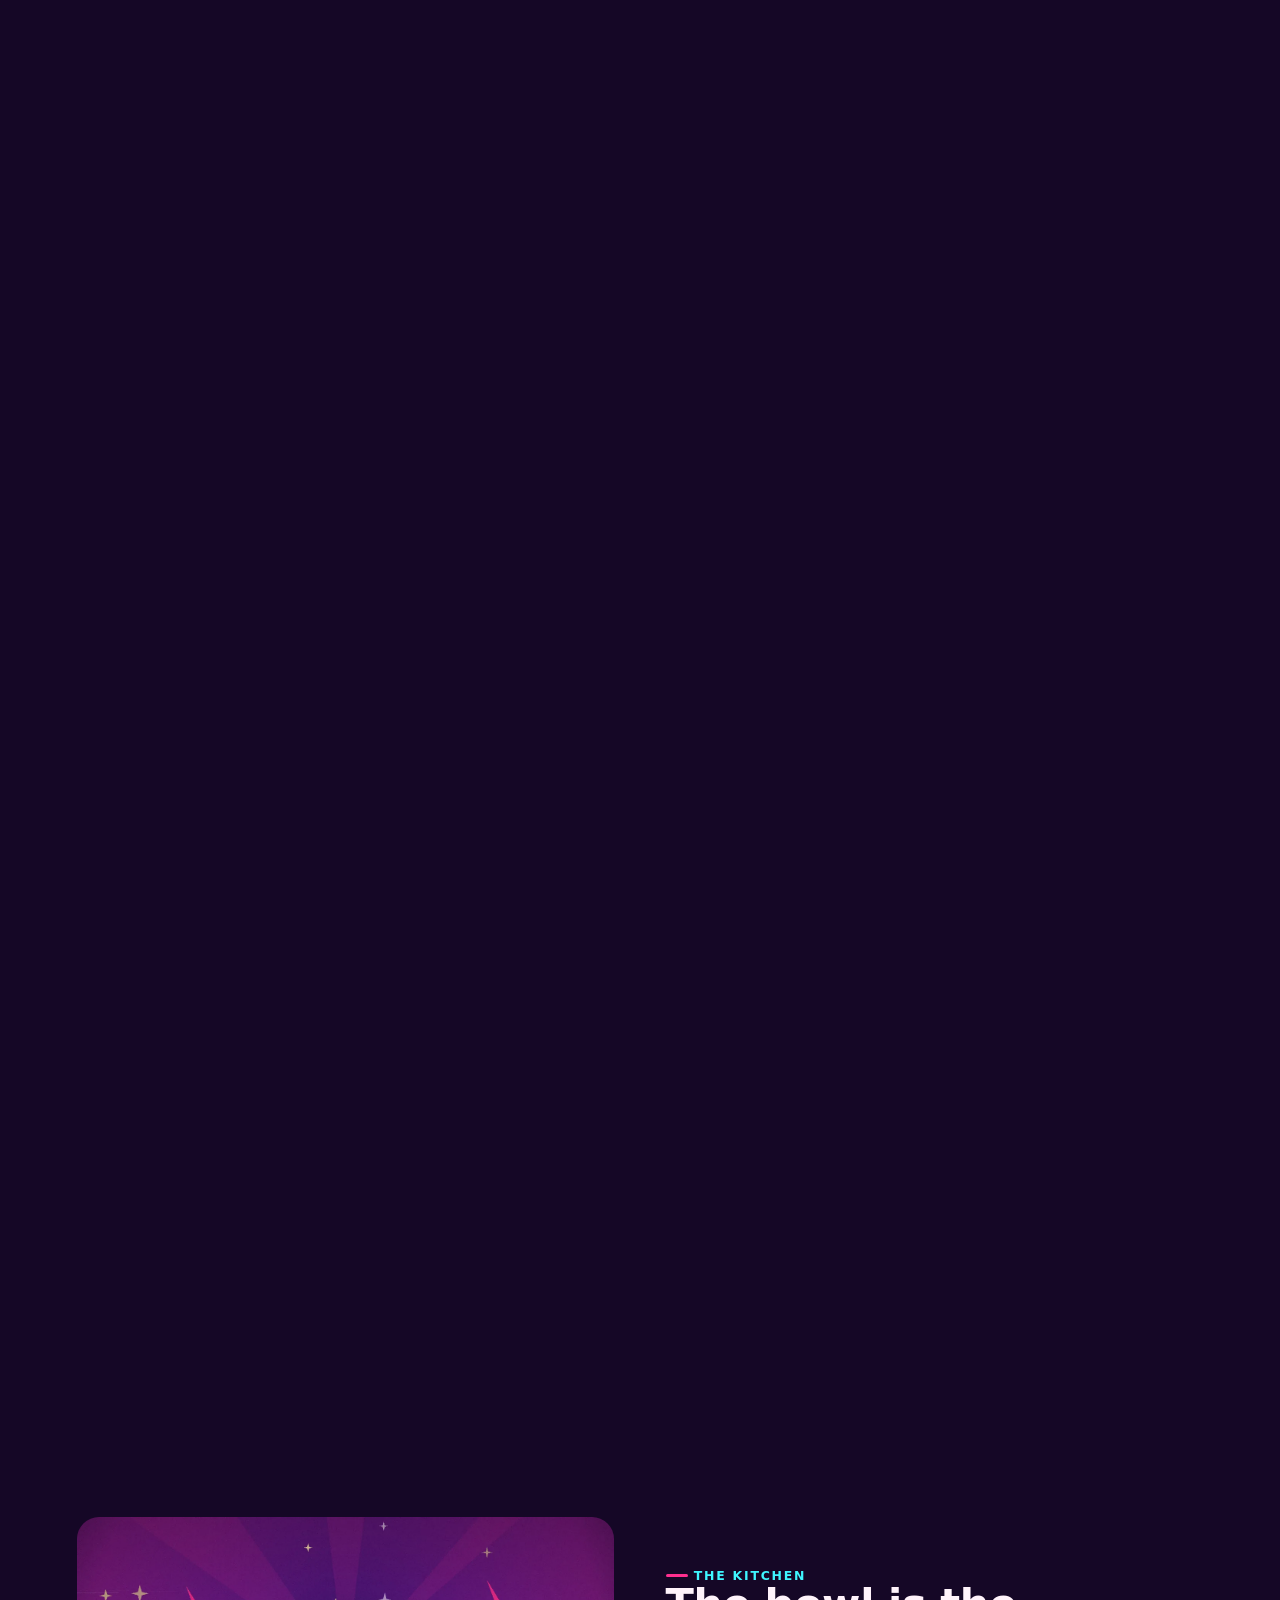
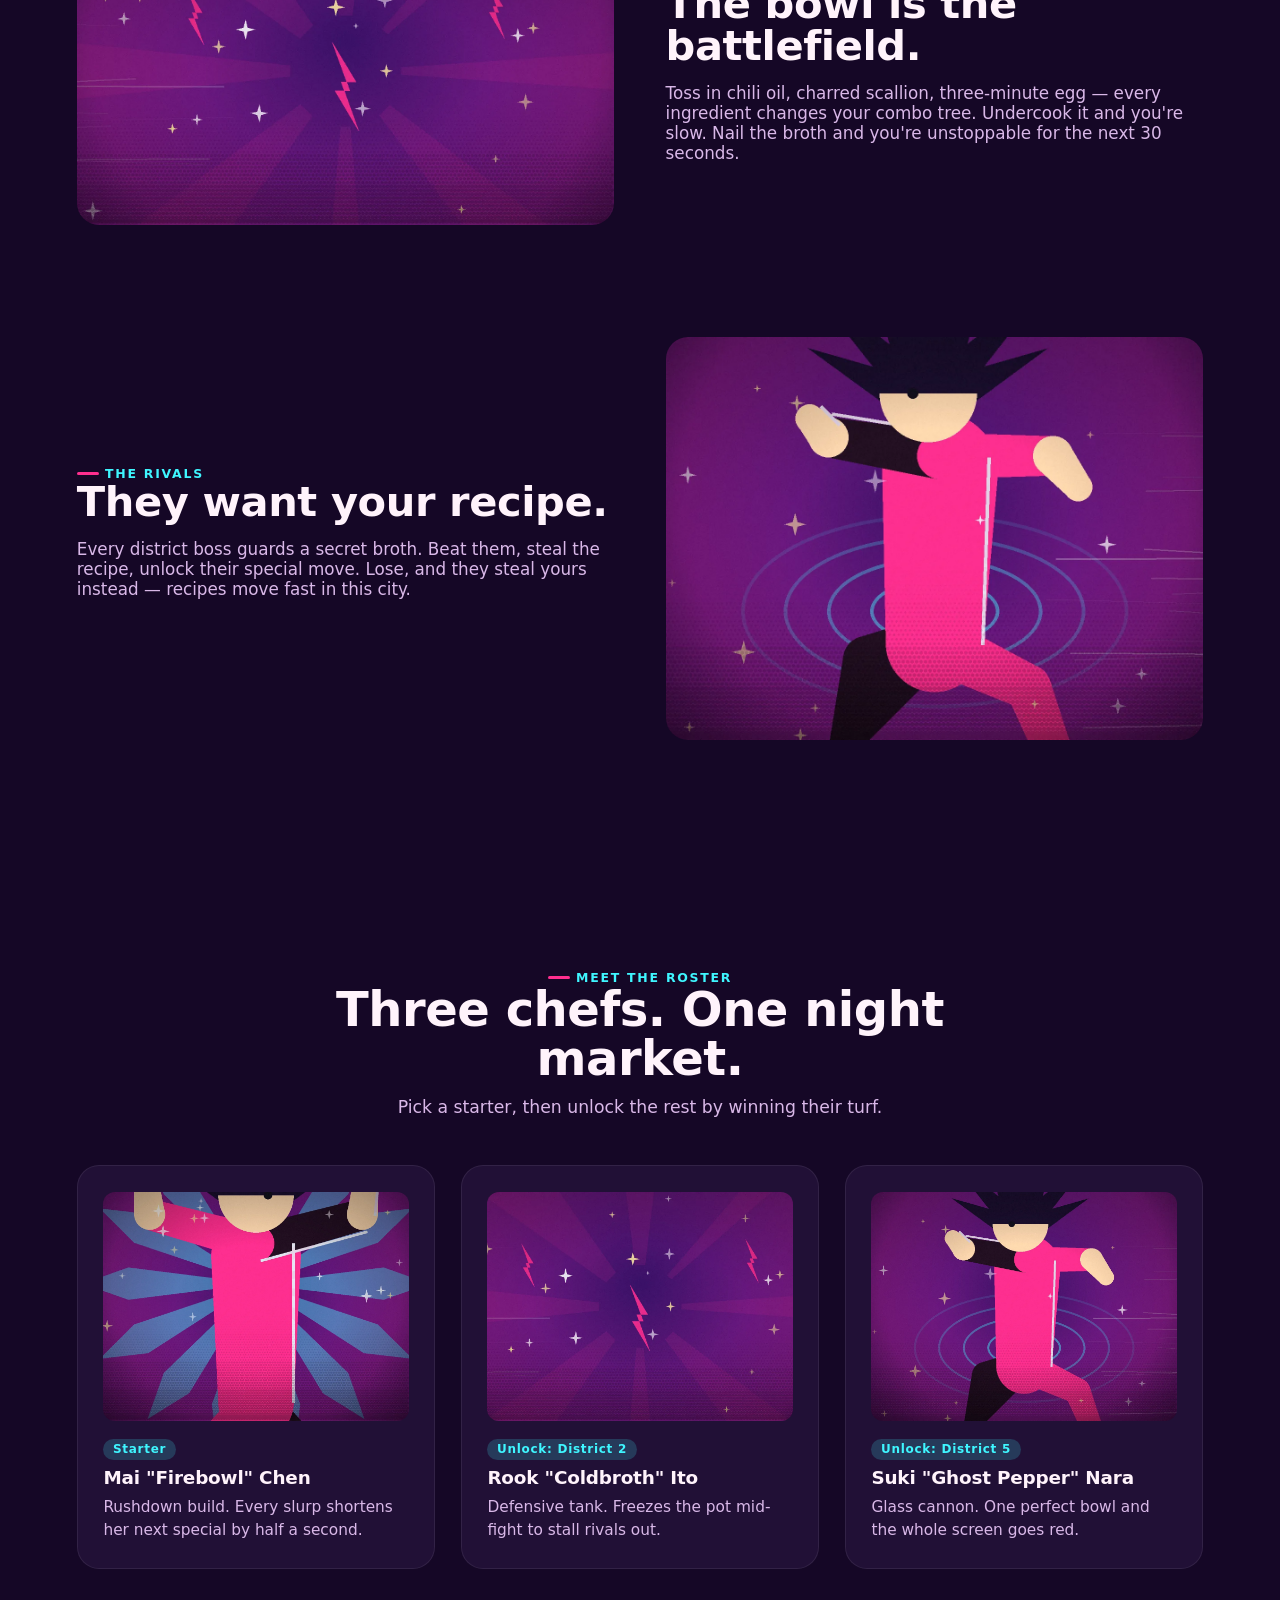
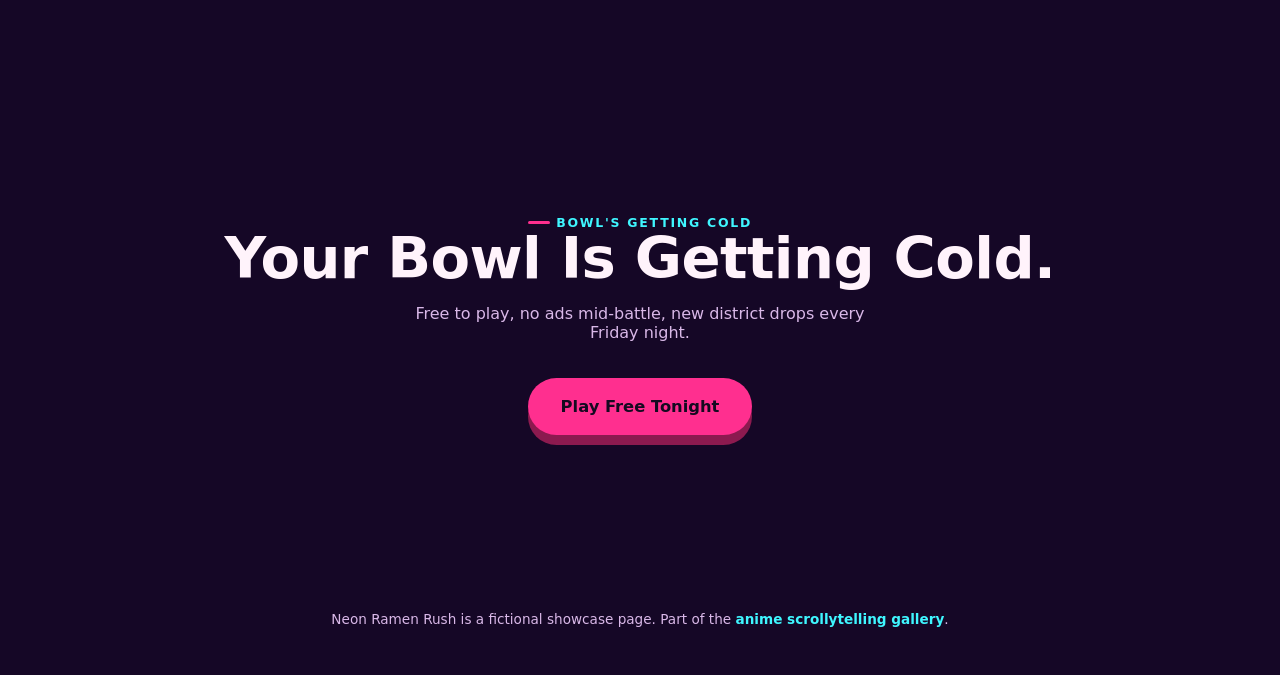
<file: pages/neon-ramen-rush/index.html>
<!doctype html>
<html lang="en">
<head>
<meta charset="utf-8">
<meta name="viewport" content="width=device-width, initial-scale=1">
<title>Neon Ramen Rush — Slurp Loud. Hit Harder.</title>
<meta name="description" content="Neon Ramen Rush: a cyberpunk night-market cooking battler. Every bowl you slurp powers you up. Play free tonight.">
<link rel="stylesheet" href="assets/css/site.css">
<style>
  :root{
    --bg:#150726; --panel:#211036; --accent:#ff2f8f; --accent2:#3ff6ff;
    --text:#fff3fb; --text-dim:#d9b8e8;
  }
  .hero{ background: radial-gradient(120% 90% at 50% 0%, #4a1470 0%, #1c0a30 60%, #0d0518 100%); }
  .gss-sticky{ background:#0d0518; }
  .rival-badge{ display:inline-block; padding:.3em .8em; border-radius:999px; background:color-mix(in srgb, var(--accent2) 18%, transparent); color:var(--accent2); font-weight:800; font-size:.75rem; letter-spacing:.06em; margin-bottom:.6rem; }
</style>
</head>
<body>

<div class="scroll-bar" data-scroll-bar></div>
<nav class="nav" data-nav>
  <a class="brand" href="index.html">Neon <span>Ramen</span> Rush</a>
  <a class="home-link" href="../../index.html">&larr; All worlds</a>
</nav>

<header class="hero">
  <div class="hero-grid">
    <div data-reveal="left">
      <span class="eyebrow">Out now · Neon Night Market</span>
      <h1>Slurp Loud.<br>Hit Harder.</h1>
      <p class="tagline">One bowl, full power. Cook up broth, dodge rival chefs, and battle down the wildest alley in the city — where every slurp charges your next combo.</p>
      <div class="cta-row">
        <a class="btn btn-primary" href="#play">Play Free Tonight</a>
        <a class="btn btn-ghost" href="#trailer">Watch the Trailer</a>
      </div>
      <div class="stat-row">
        <div class="stat"><b>4.2M</b><span>bowls served</span></div>
        <div class="stat"><b>128</b><span>rival chefs</span></div>
        <div class="stat"><b>9.4/10</b><span>slurp rating</span></div>
      </div>
    </div>
    <div class="hero-art floaty" data-reveal="right" data-reveal-delay="150">
      <img src="assets/img/hero.webp" alt="A neon-lit hero chef powering up over a glowing bowl of ramen, cyberpunk night market rays behind them" width="1600" height="1000">
    </div>
  </div>
</header>

<section class="section" id="trailer">
  <div class="section-head" data-reveal>
    <span class="eyebrow">Scroll to power up</span>
    <h2>Every slurp is a power-up.</h2>
    <p>Scroll slow, scroll fast — the transformation follows your pace exactly, frame by frame, like flipping through the hottest panel in the night market.</p>
  </div>
</section>

<section class="gss-track" data-scene-track>
  <div class="gss-sticky">
    <canvas class="gss-canvas" hidden></canvas>
    <img class="gss-poster" alt="Chef standing triumphant in a golden power-up burst over a glowing ramen bowl" hidden>
    <div class="gss-progress" aria-live="polite">0%</div>
  </div>
</section>

<style>
  .gss-track{ position:relative; height:360vh; }
  .gss-sticky{ position:sticky; top:0; height:100svh; overflow:hidden; }
  .gss-canvas{ position:absolute; inset:0; width:100%; height:100%; display:block; }
  .gss-poster{ position:absolute; inset:0; width:100%; height:100%; object-fit:cover; display:block; }
  .gss-progress{ position:absolute; left:50%; bottom:2.4rem; transform:translateX(-50%);
                 font:800 .85rem/1 var(--font); letter-spacing:.08em; color:#fff; mix-blend-mode:difference; }
  @media (prefers-reduced-motion: reduce){ .gss-track{ height:100svh; } .gss-progress{ display:none; } }
</style>

<section class="section">
  <div class="split" data-reveal>
    <img src="assets/img/panel-b.webp" alt="Neon night-market alley lined with glowing emblem signs" loading="lazy">
    <div>
      <span class="eyebrow">The kitchen</span>
      <h2>The bowl is the battlefield.</h2>
      <p>Toss in chili oil, charred scallion, three-minute egg — every ingredient changes your combo tree. Undercook it and you're slow. Nail the broth and you're unstoppable for the next 30 seconds.</p>
    </div>
  </div>
</section>

<section class="section" style="padding-top:0">
  <div class="split rev" data-reveal>
    <img src="assets/img/panel-c.webp" alt="Rival chef dashing through neon rings of energy" loading="lazy">
    <div>
      <span class="eyebrow">The rivals</span>
      <h2>They want your recipe.</h2>
      <p>Every district boss guards a secret broth. Beat them, steal the recipe, unlock their special move. Lose, and they steal yours instead — recipes move fast in this city.</p>
    </div>
  </div>
</section>

<section class="section">
  <div class="section-head" data-reveal>
    <span class="eyebrow">Meet the roster</span>
    <h2>Three chefs. One night market.</h2>
    <p>Pick a starter, then unlock the rest by winning their turf.</p>
  </div>
  <div class="panel-grid">
    <div class="panel" data-reveal data-reveal-delay="0">
      <img src="assets/img/panel-a.webp" alt="Close-up hero chef mid power-up, impact burst behind them" loading="lazy">
      <span class="rival-badge">Starter</span>
      <h3>Mai "Firebowl" Chen</h3>
      <p>Rushdown build. Every slurp shortens her next special by half a second.</p>
    </div>
    <div class="panel" data-reveal data-reveal-delay="80">
      <img src="assets/img/panel-b.webp" alt="Neon alley with three glowing chef emblems" loading="lazy">
      <span class="rival-badge">Unlock: District 2</span>
      <h3>Rook "Coldbroth" Ito</h3>
      <p>Defensive tank. Freezes the pot mid-fight to stall rivals out.</p>
    </div>
    <div class="panel" data-reveal data-reveal-delay="160">
      <img src="assets/img/panel-c.webp" alt="A chef dashing forward with a trail of energy rings" loading="lazy">
      <span class="rival-badge">Unlock: District 5</span>
      <h3>Suki "Ghost Pepper" Nara</h3>
      <p>Glass cannon. One perfect bowl and the whole screen goes red.</p>
    </div>
  </div>
</section>

<section class="cta-band">
  <div data-reveal="scale">
    <span class="eyebrow" style="justify-content:center">Bowl's getting cold</span>
    <h2 id="play">Your Bowl Is Getting Cold.</h2>
    <p>Free to play, no ads mid-battle, new district drops every Friday night.</p>
    <a class="btn btn-primary" href="#play">Play Free Tonight</a>
  </div>
</section>

<footer>
  Neon Ramen Rush is a fictional showcase page. Part of the <a href="../../index.html">anime scrollytelling gallery</a>.
</footer>

<script type="module">
  import { initGSS } from './assets/js/scrubber.js';
  var track = document.querySelector('.gss-track');
  initGSS({
    manifestUrl: 'assets/frames/manifest.json',
    track: track,
    canvas: track.querySelector('.gss-canvas'),
    poster: track.querySelector('.gss-poster'),
    progressEl: track.querySelector('.gss-progress'),
  });
</script>
<script src="assets/js/reveal.js"></script>
</body>
</html>
</file>
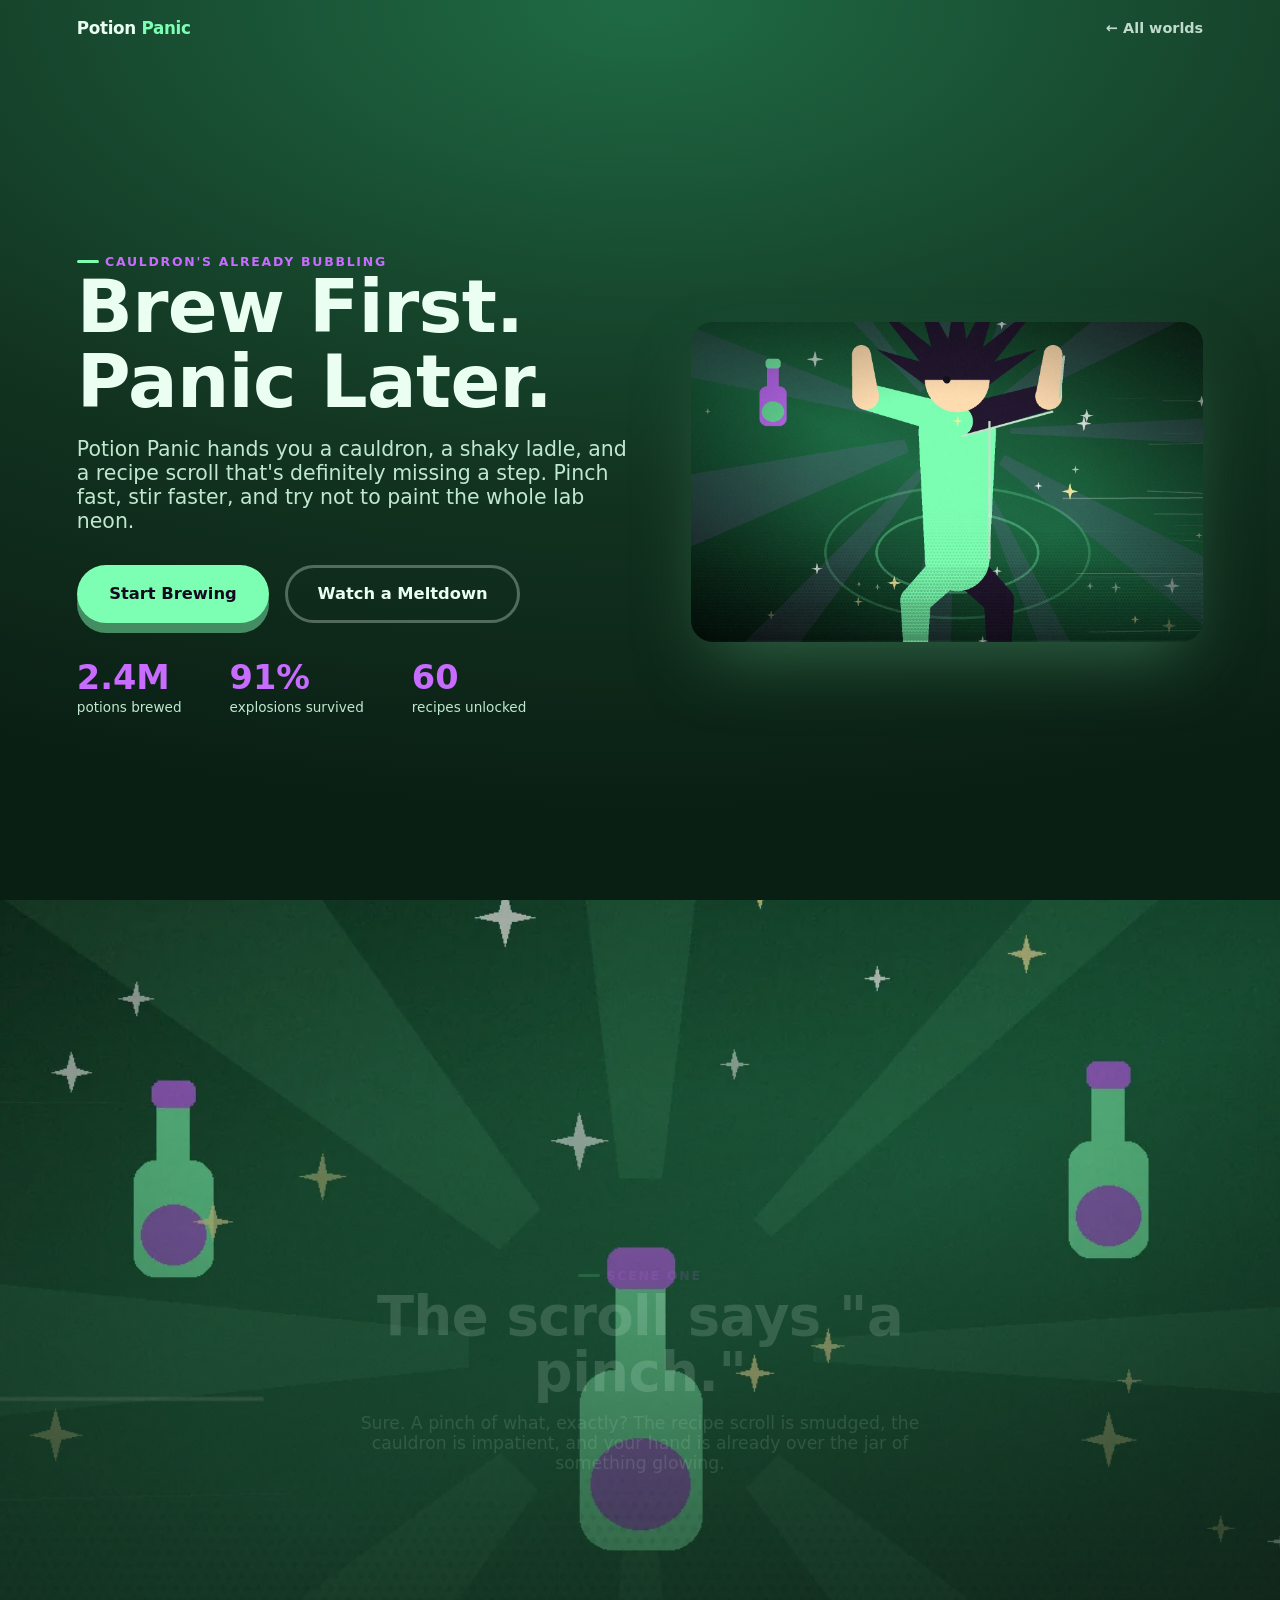
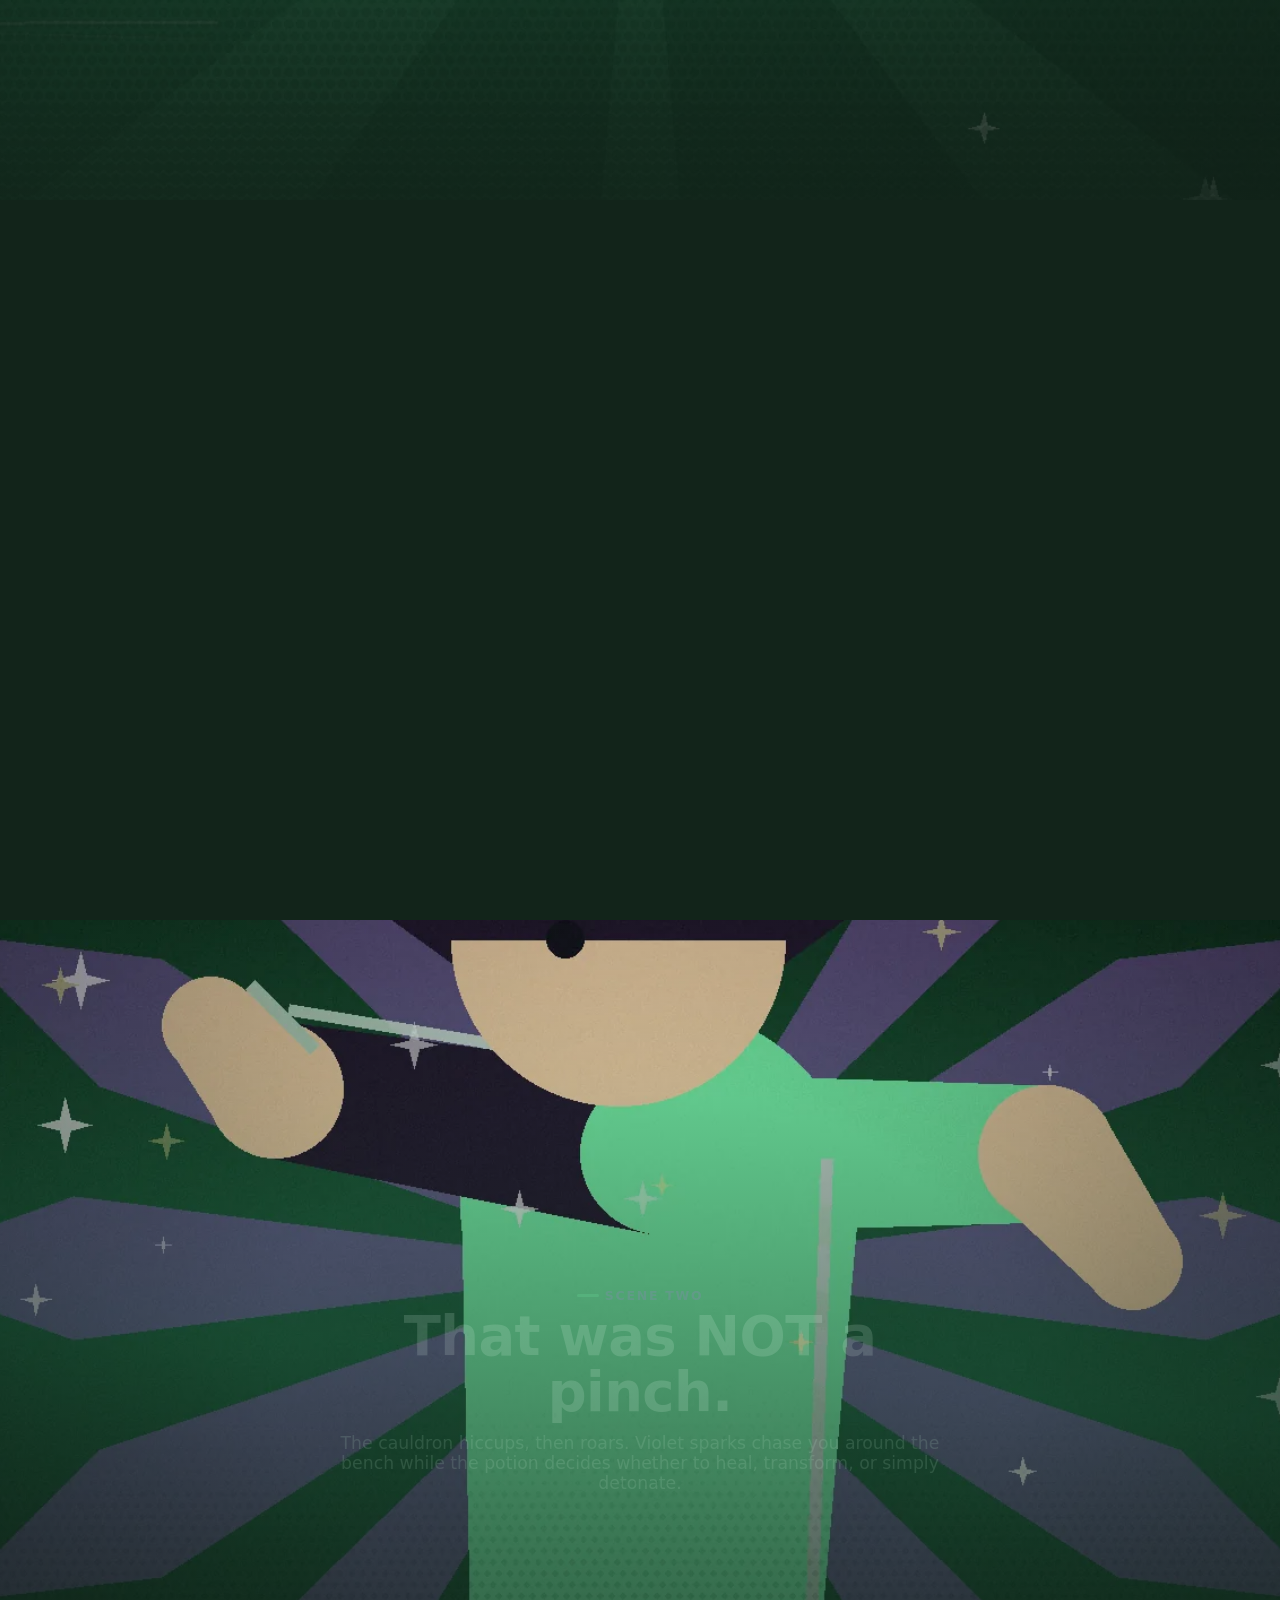
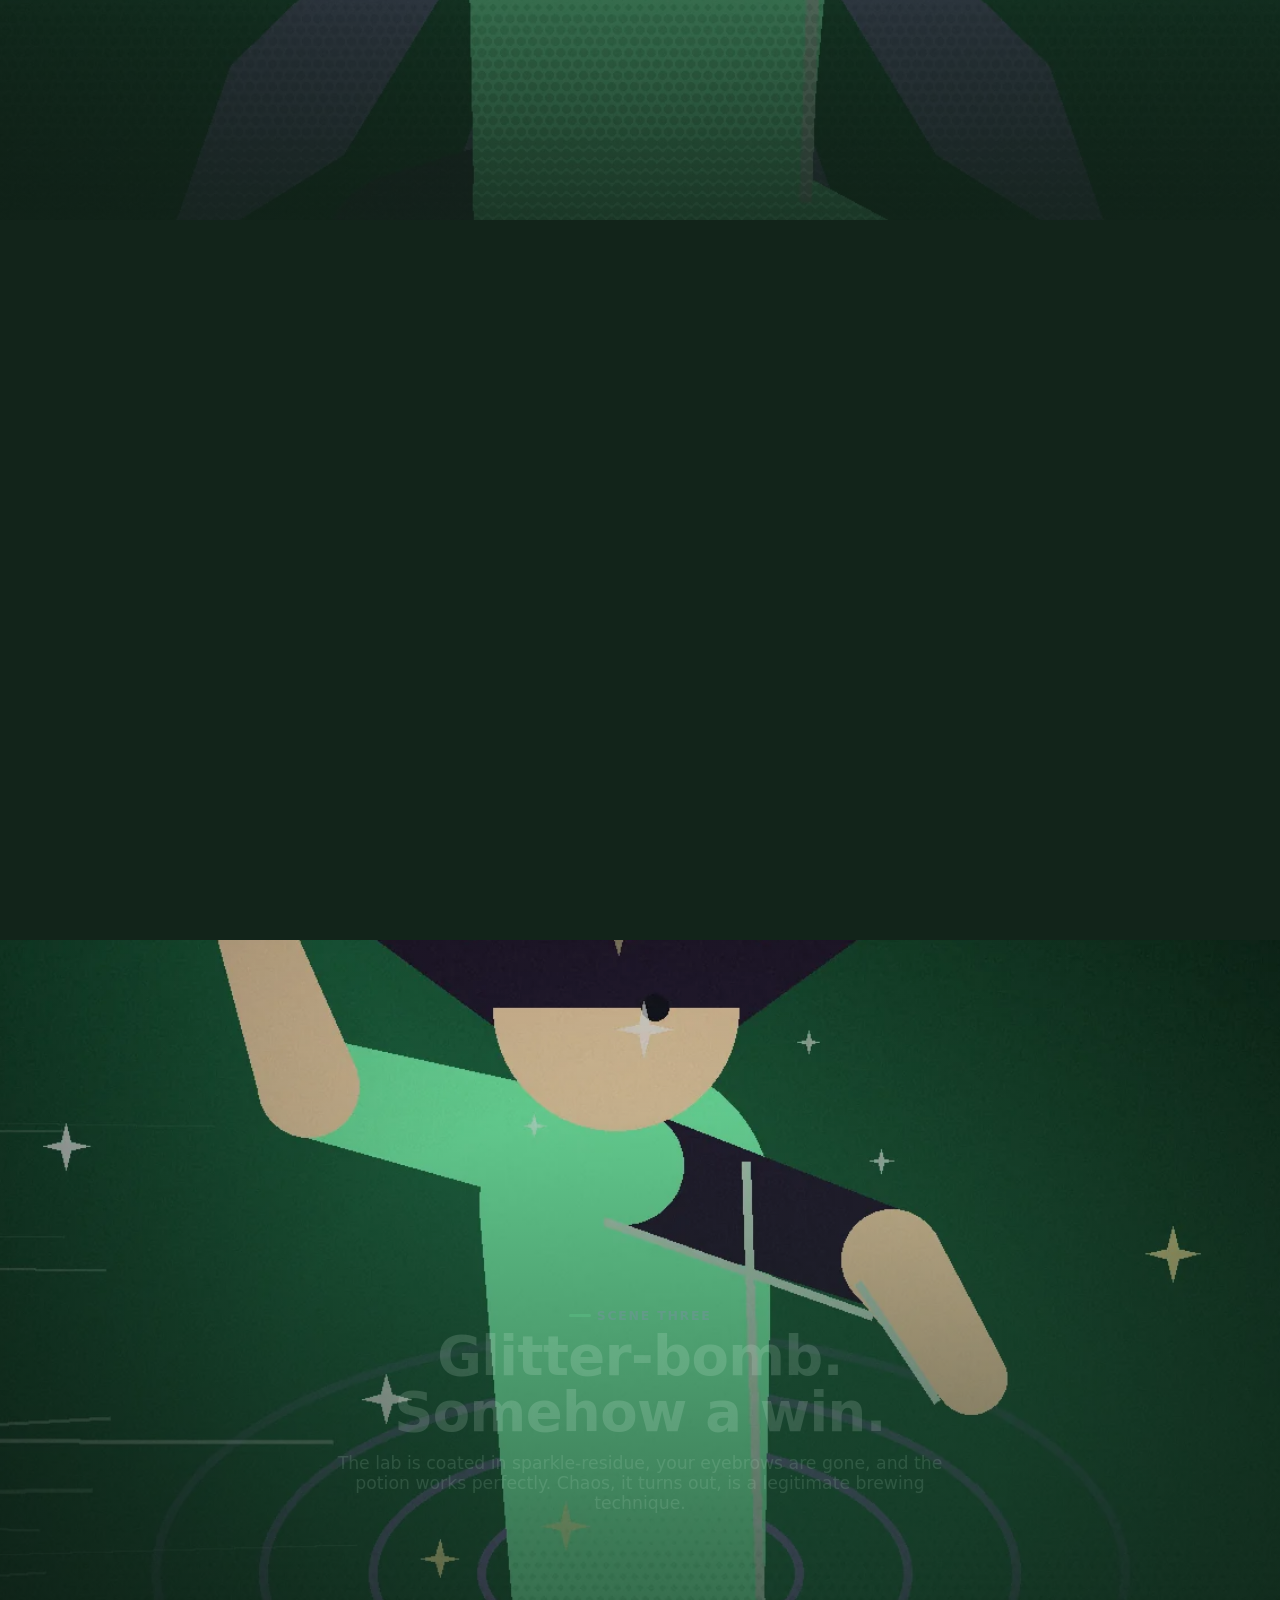
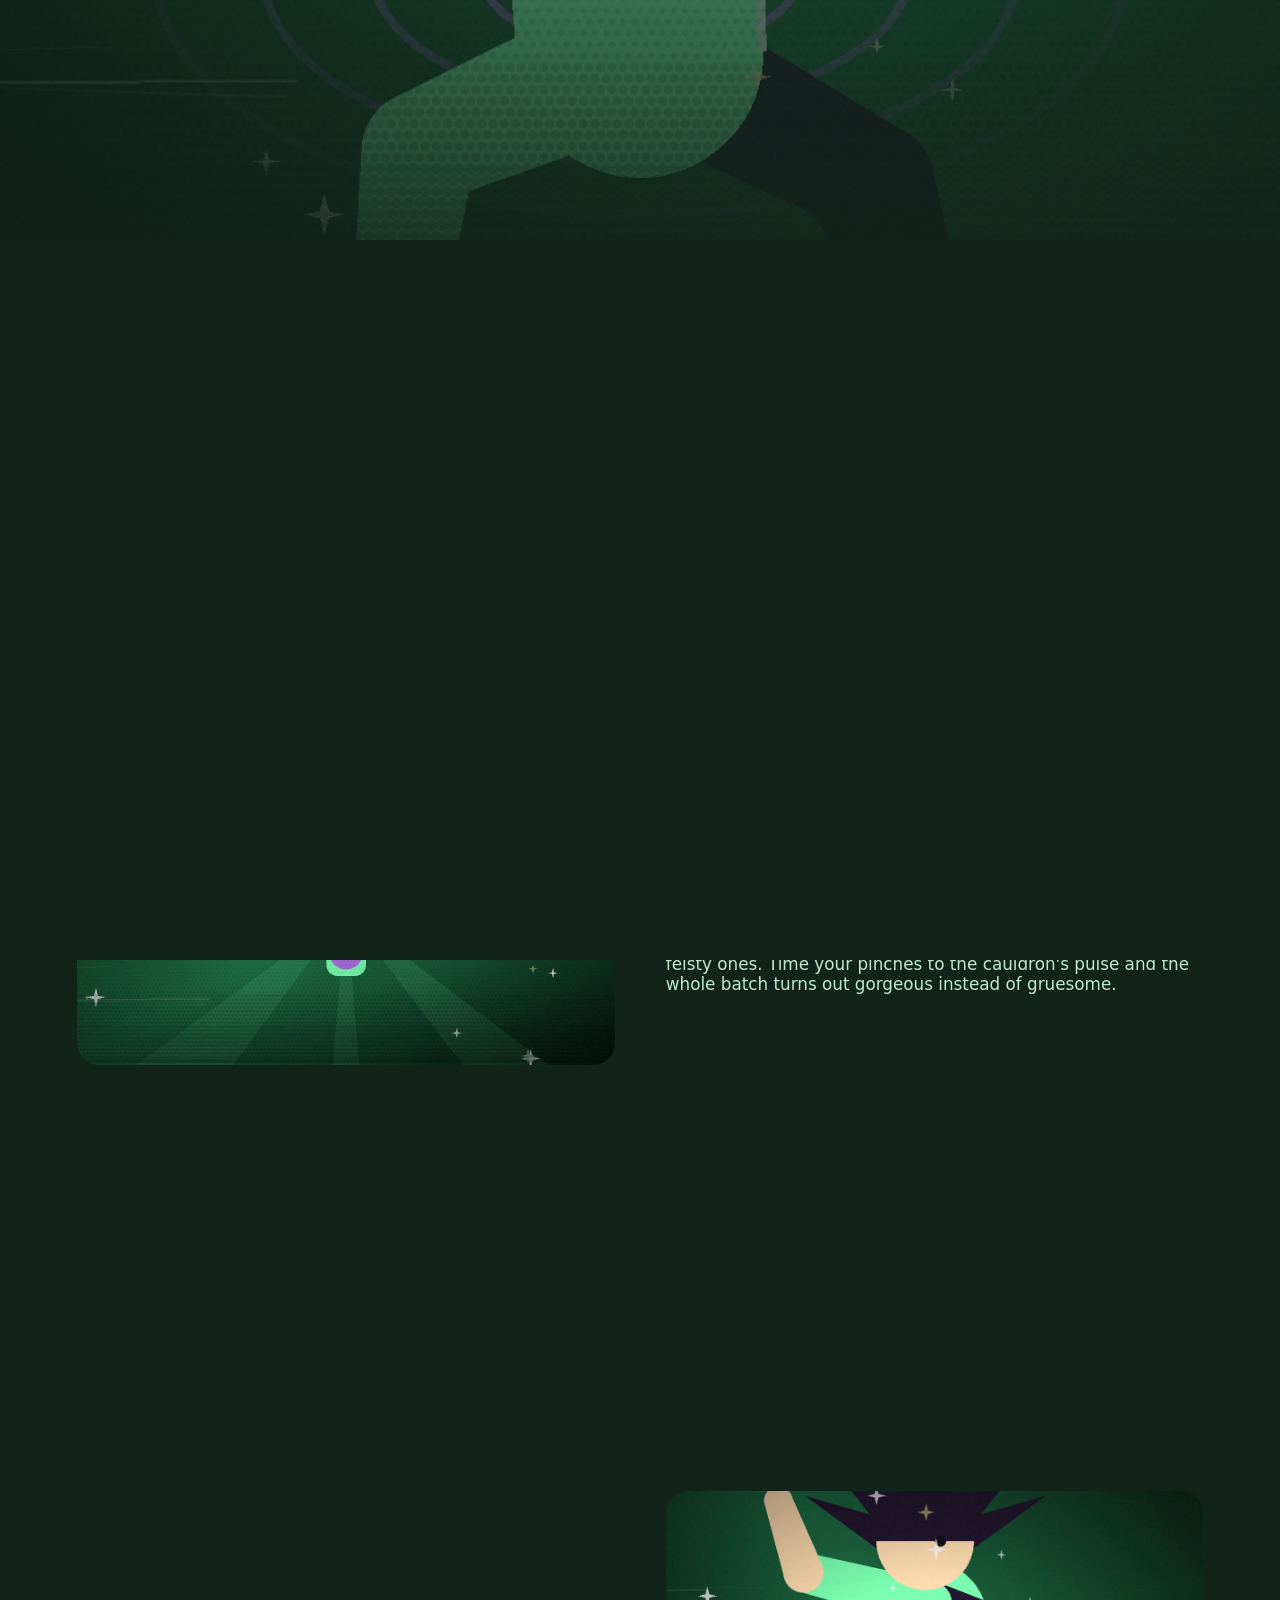
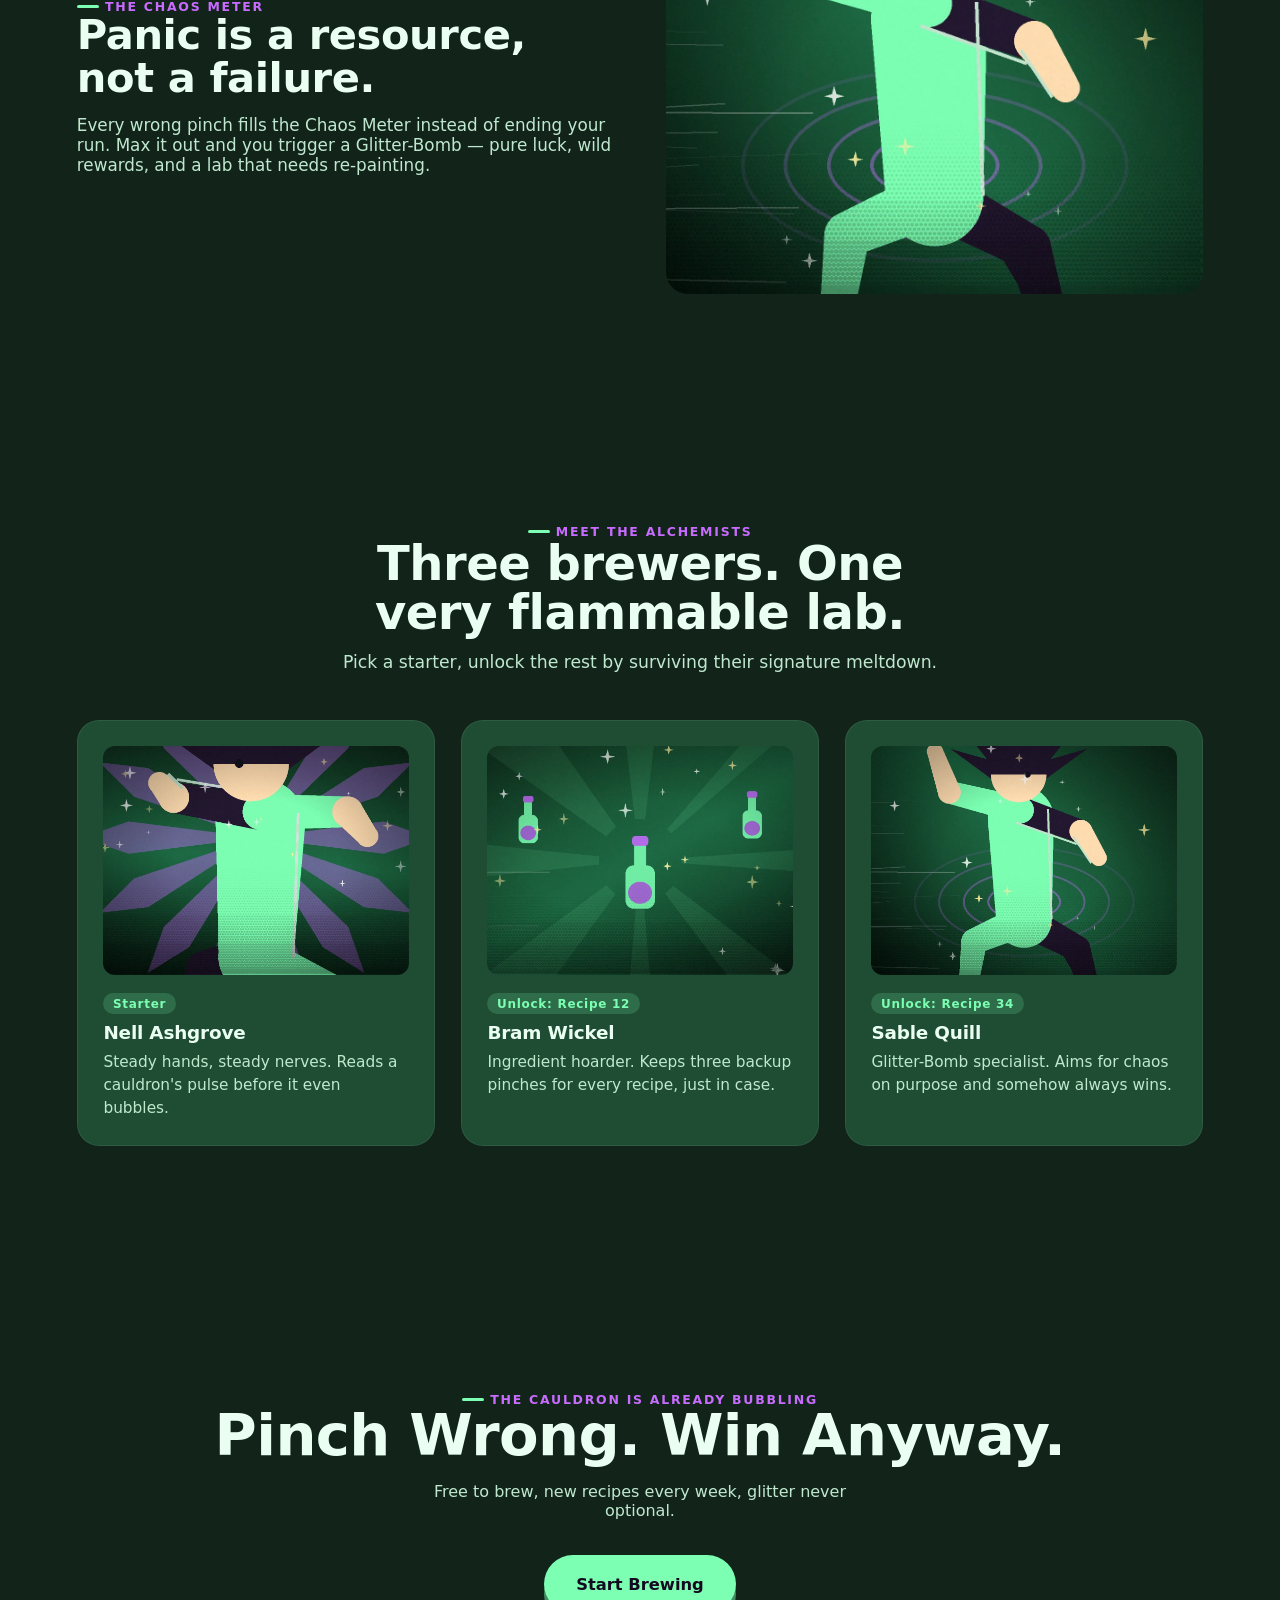
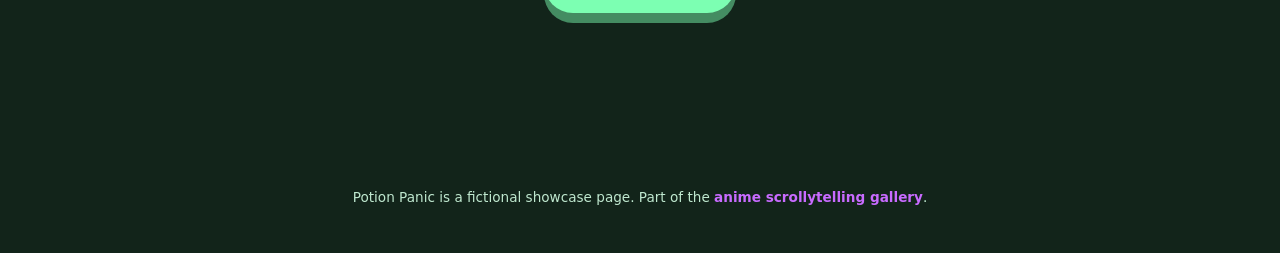
<file: pages/potion-panic/index.html>
<!doctype html>
<html lang="en">
<head>
<meta charset="utf-8">
<meta name="viewport" content="width=device-width, initial-scale=1">
<title>Potion Panic — Brew First, Panic Later</title>
<meta name="description" content="Potion Panic: a chaotic magic-academy brewing game where one wrong pinch turns your cauldron into a glitter-bomb.">
<link rel="stylesheet" href="assets/css/site.css">
<style>
  :root{
    --bg:#12241a; --panel:#1e4d33; --accent:#7CFFB2; --accent2:#c86bff;
    --text:#eafff2; --text-dim:#bfe8cf;
  }
  .hero{ background: radial-gradient(120% 90% at 50% 0%, #1f6b45 0%, #123320 60%, #0a1f14 100%); }
  .badge{ display:inline-block; padding:.3em .8em; border-radius:999px; background:color-mix(in srgb, var(--accent) 18%, transparent); color:var(--accent); font-weight:800; font-size:.75rem; letter-spacing:.06em; margin-bottom:.6rem; }

  .storyboard{ position:relative; }
  .sb-scene-wrap{ position:relative; height:180vh; }
  .sb-scene{ position:sticky; top:0; height:100svh; overflow:hidden; display:flex; align-items:center; justify-content:center; }
  .sb-scene img{ position:absolute; inset:0; width:100%; height:100%; object-fit:cover;
                 transform:scale(calc(1.06 - 0.06 * var(--scene-progress, 0))); transition:transform .05s linear; }
  .sb-scene .scrim{ position:absolute; inset:0; background:linear-gradient(180deg, rgba(18,36,26,.1), rgba(18,36,26,.85)); }
  .sb-scene .copy{ position:relative; z-index:2; text-align:center; padding:0 6vw; max-width:760px;
                    opacity:calc(0.15 + 0.85 * var(--scene-progress, 0));
                    transform:translateY(calc(26px - 26px * var(--scene-progress, 0))); }
  .sb-scene .copy .eyebrow{ justify-content:center; }
  .sb-scene .copy h2{ font-size:clamp(1.9rem, 5vw, 3.4rem); margin-top:.4rem; }
  .sb-scene .copy p{ color:var(--text-dim); margin-top:.8rem; font-size:1.08rem; }
  @media (prefers-reduced-motion: reduce){ .sb-scene img{ transform:none; } .sb-scene .copy{ opacity:1; transform:none; } }
</style>
</head>
<body>

<div class="scroll-bar" data-scroll-bar></div>
<nav class="nav" data-nav>
  <a class="brand" href="index.html">Potion <span>Panic</span></a>
  <a class="home-link" href="../../index.html">&larr; All worlds</a>
</nav>

<header class="hero">
  <div class="hero-grid">
    <div data-reveal="left">
      <span class="eyebrow">Cauldron's already bubbling</span>
      <h1>Brew First.<br>Panic Later.</h1>
      <p class="tagline">Potion Panic hands you a cauldron, a shaky ladle, and a recipe scroll that's definitely missing a step. Pinch fast, stir faster, and try not to paint the whole lab neon.</p>
      <div class="cta-row">
        <a class="btn btn-primary" href="#cta">Start Brewing</a>
        <a class="btn btn-ghost" href="#story">Watch a Meltdown</a>
      </div>
      <div class="stat-row">
        <div class="stat"><b>2.4M</b><span>potions brewed</span></div>
        <div class="stat"><b>91%</b><span>explosions survived</span></div>
        <div class="stat"><b>60</b><span>recipes unlocked</span></div>
      </div>
    </div>
    <div class="hero-art floaty" data-reveal="right" data-reveal-delay="150">
      <img src="assets/img/hero.webp" alt="A stylized student alchemist with spiky hair mid-stir over a glowing cauldron, sparkles and magic rays bursting outward on a gradient green-violet background" width="1600" height="1000">
    </div>
  </div>
</header>

<div class="storyboard" id="story" data-scene-track>
  <div class="sb-scene-wrap">
    <div class="sb-scene">
      <img src="assets/img/panel-b.webp" alt="Flat-color anime-poster illustration of a lab bench crowded with glowing bottles and a bubbling green cauldron">
      <div class="scrim"></div>
      <div class="copy">
        <span class="eyebrow">Scene one</span>
        <h2>The scroll says "a pinch."</h2>
        <p>Sure. A pinch of what, exactly? The recipe scroll is smudged, the cauldron is impatient, and your hand is already over the jar of something glowing.</p>
      </div>
    </div>
  </div>
  <div class="sb-scene-wrap">
    <div class="sb-scene">
      <img src="assets/img/panel-a.webp" alt="Bold anime-style illustration of a spiky-haired alchemist mid-pose, dodging a burst of magical energy with dynamic motion lines">
      <div class="scrim"></div>
      <div class="copy">
        <span class="eyebrow">Scene two</span>
        <h2>That was NOT a pinch.</h2>
        <p>The cauldron hiccups, then roars. Violet sparks chase you around the bench while the potion decides whether to heal, transform, or simply detonate.</p>
      </div>
    </div>
  </div>
  <div class="sb-scene-wrap">
    <div class="sb-scene">
      <img src="assets/img/panel-c.webp" alt="Dynamic anime-poster art of a student alchemist caught in a glittering explosion of green and violet light rings">
      <div class="scrim"></div>
      <div class="copy">
        <span class="eyebrow">Scene three</span>
        <h2>Glitter-bomb. Somehow a win.</h2>
        <p>The lab is coated in sparkle-residue, your eyebrows are gone, and the potion works perfectly. Chaos, it turns out, is a legitimate brewing technique.</p>
      </div>
    </div>
  </div>
</div>

<section class="section">
  <div class="split" data-reveal data-parallax="0.06">
    <img src="assets/img/panel-b.webp" alt="Stylized lab bench glowing with bottled ingredients and a swirling green cauldron" loading="lazy">
    <div>
      <span class="eyebrow">The brew</span>
      <h2>Every ingredient has a mood.</h2>
      <p>Stir clockwise for calm reagents, counter-clockwise to wake the feisty ones. Time your pinches to the cauldron's pulse and the whole batch turns out gorgeous instead of gruesome.</p>
    </div>
  </div>
</section>

<section class="section" style="padding-top:0">
  <div class="split rev" data-reveal>
    <img src="assets/img/panel-c.webp" alt="Anime-style illustration of a student alchemist engulfed in a glittering violet and green explosion" loading="lazy">
    <div>
      <span class="eyebrow">The chaos meter</span>
      <h2>Panic is a resource, not a failure.</h2>
      <p>Every wrong pinch fills the Chaos Meter instead of ending your run. Max it out and you trigger a Glitter-Bomb — pure luck, wild rewards, and a lab that needs re-painting.</p>
    </div>
  </div>
</section>

<section class="section">
  <div class="section-head" data-reveal>
    <span class="eyebrow">Meet the alchemists</span>
    <h2>Three brewers. One very flammable lab.</h2>
    <p>Pick a starter, unlock the rest by surviving their signature meltdown.</p>
  </div>
  <div class="panel-grid">
    <div class="panel" data-reveal data-reveal-delay="0">
      <img src="assets/img/panel-a.webp" alt="Spiky-haired alchemist mid-dodge with a burst of magical energy, flat anime-poster style" loading="lazy">
      <span class="badge">Starter</span>
      <h3>Nell Ashgrove</h3>
      <p>Steady hands, steady nerves. Reads a cauldron's pulse before it even bubbles.</p>
    </div>
    <div class="panel" data-reveal data-reveal-delay="80">
      <img src="assets/img/panel-b.webp" alt="Glowing lab bench with bottled potions and a bubbling cauldron" loading="lazy">
      <span class="badge">Unlock: Recipe 12</span>
      <h3>Bram Wickel</h3>
      <p>Ingredient hoarder. Keeps three backup pinches for every recipe, just in case.</p>
    </div>
    <div class="panel" data-reveal data-reveal-delay="160">
      <img src="assets/img/panel-c.webp" alt="Alchemist caught in a sparkling green and violet explosion" loading="lazy">
      <span class="badge">Unlock: Recipe 34</span>
      <h3>Sable Quill</h3>
      <p>Glitter-Bomb specialist. Aims for chaos on purpose and somehow always wins.</p>
    </div>
  </div>
</section>

<section class="cta-band">
  <div data-reveal="scale">
    <span class="eyebrow" style="justify-content:center">The cauldron is already bubbling</span>
    <h2 id="cta">Pinch Wrong. Win Anyway.</h2>
    <p>Free to brew, new recipes every week, glitter never optional.</p>
    <a class="btn btn-primary" href="#cta">Start Brewing</a>
  </div>
</section>

<footer>
  Potion Panic is a fictional showcase page. Part of the <a href="../../index.html">anime scrollytelling gallery</a>.
</footer>

<script src="assets/js/reveal.js"></script>
</body>
</html>
</file>
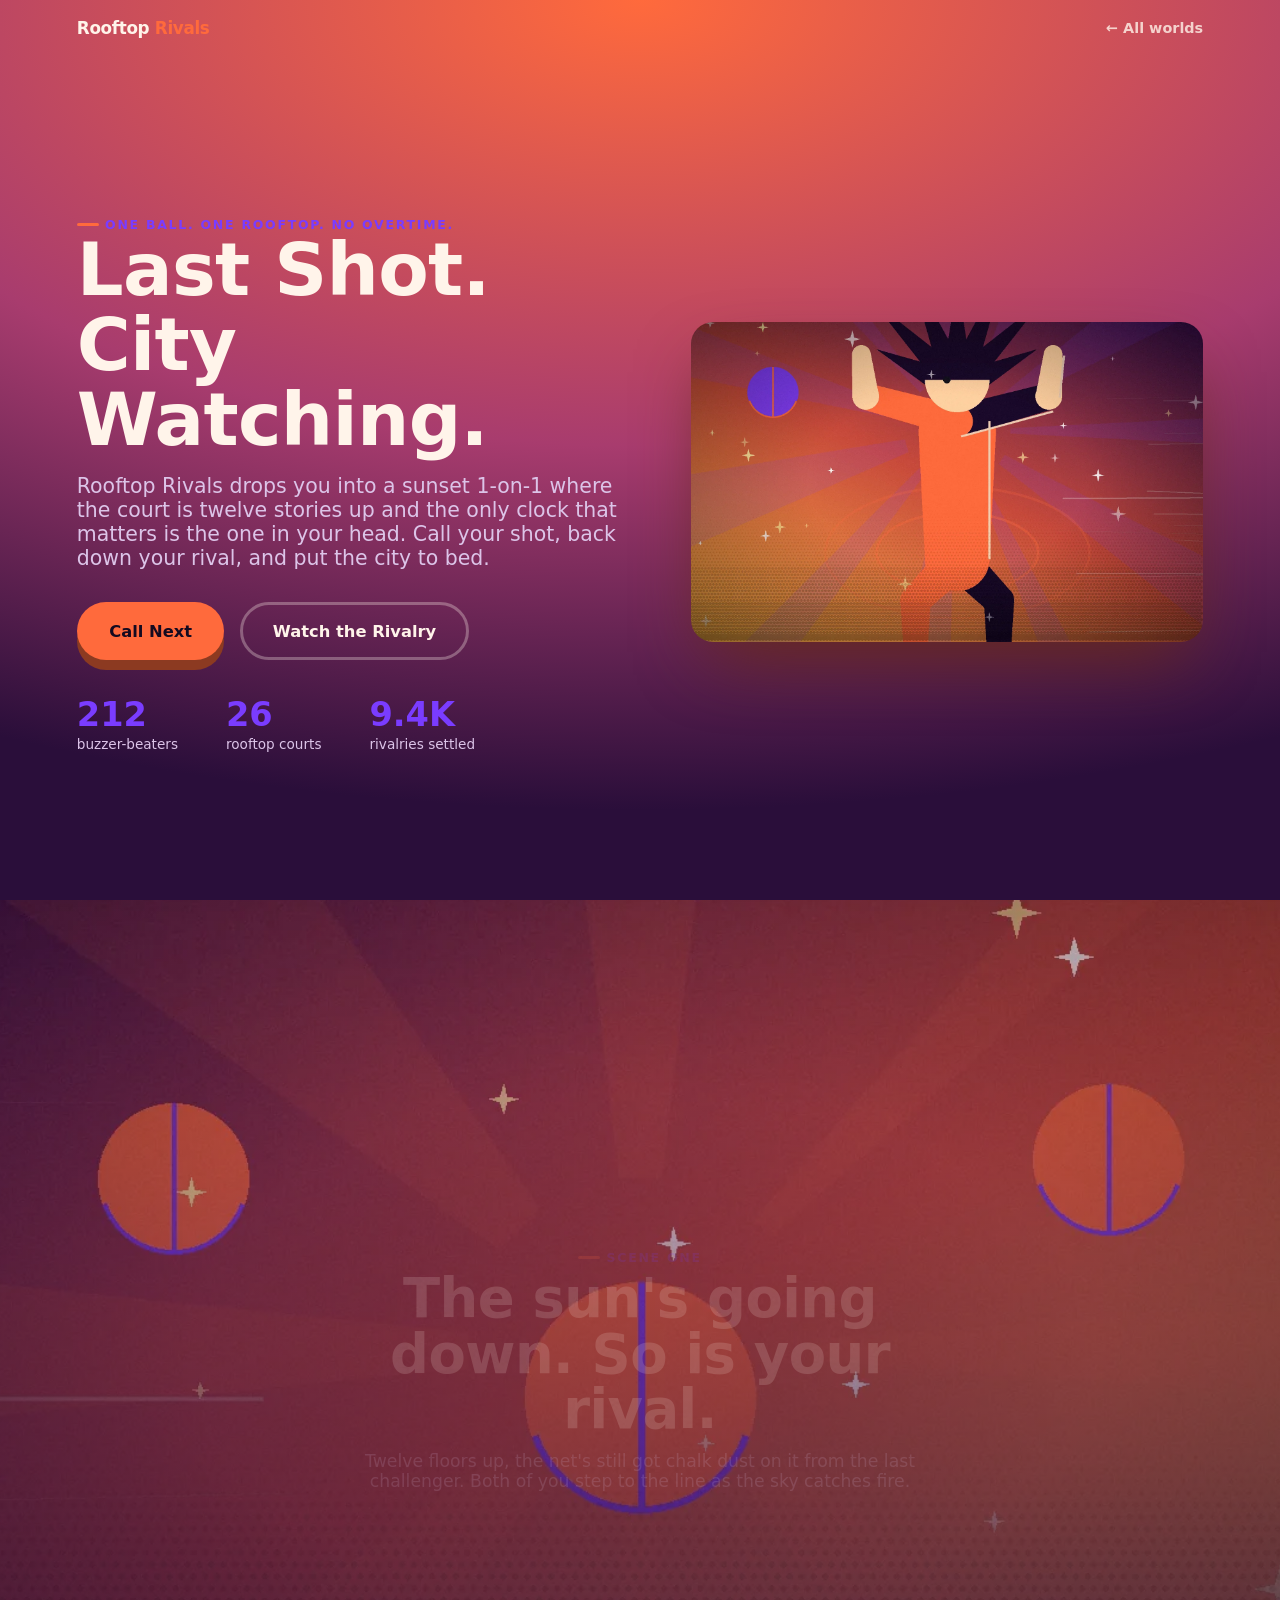
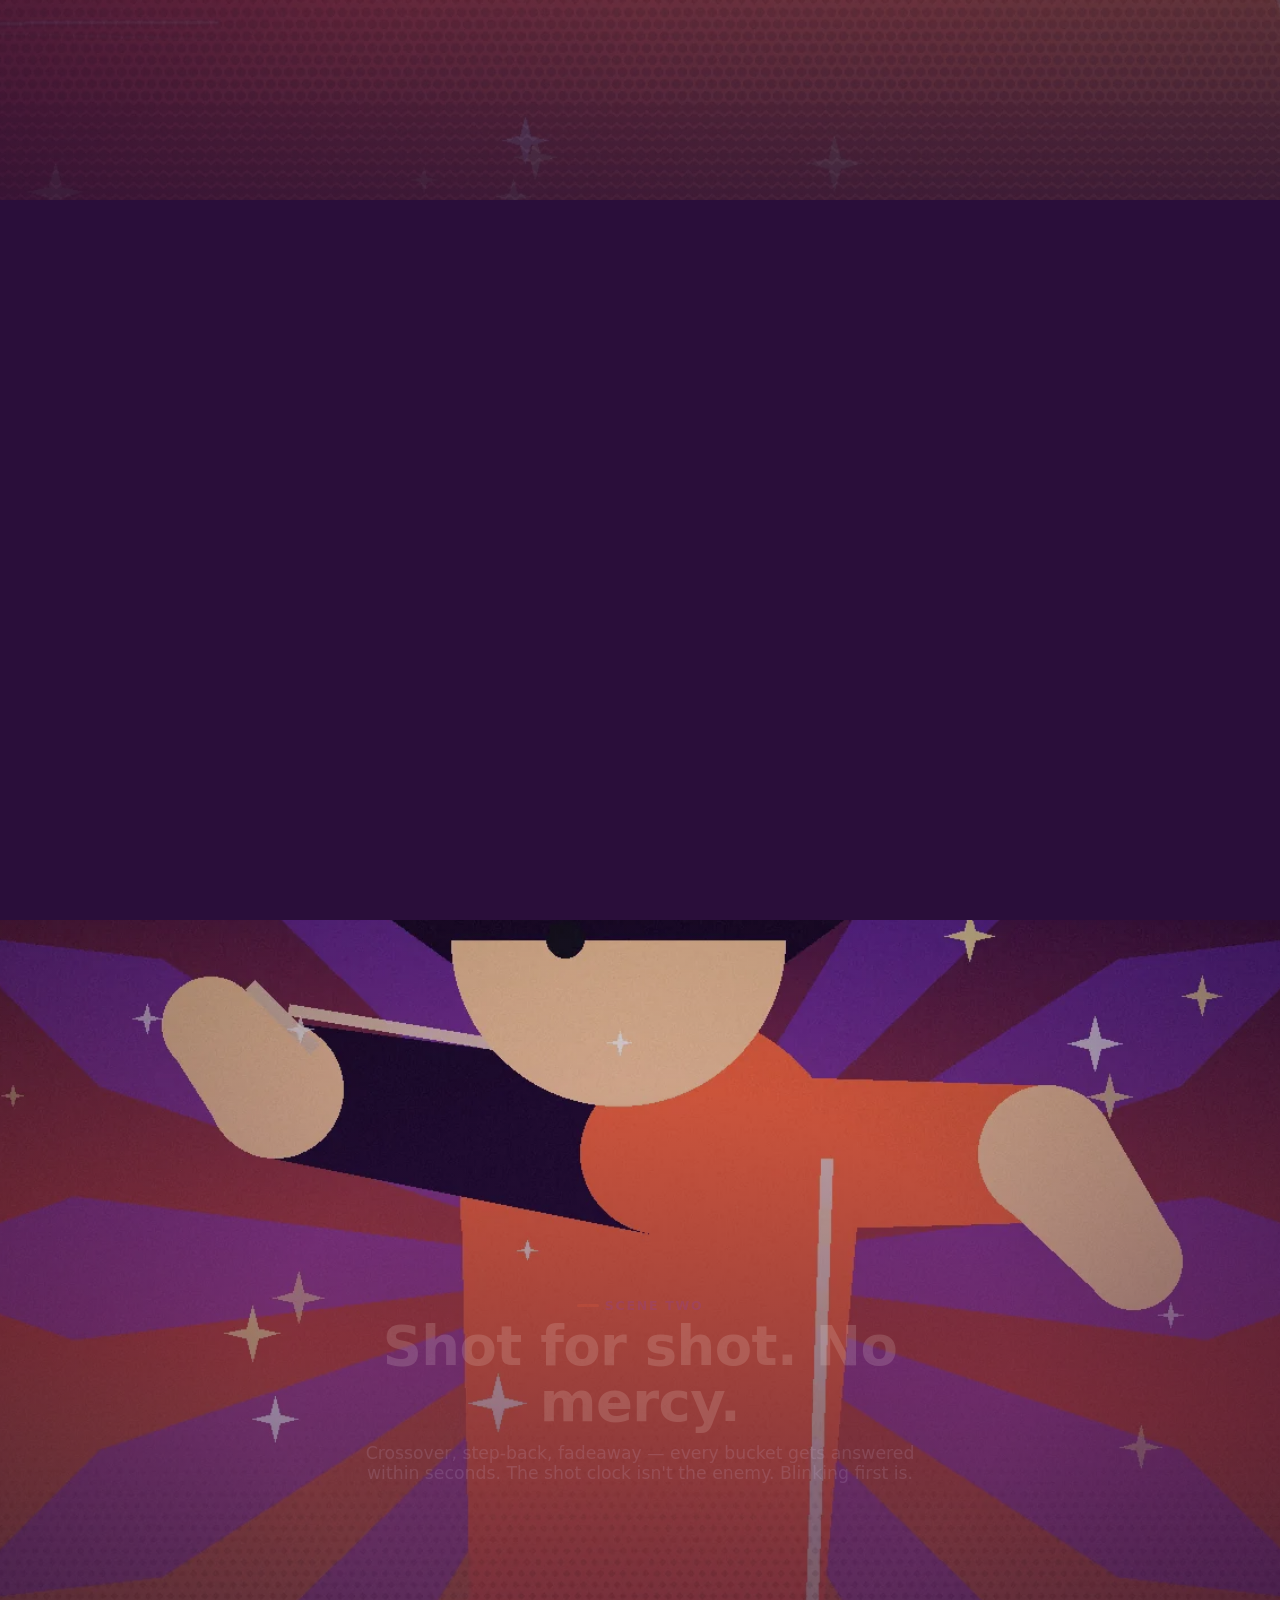
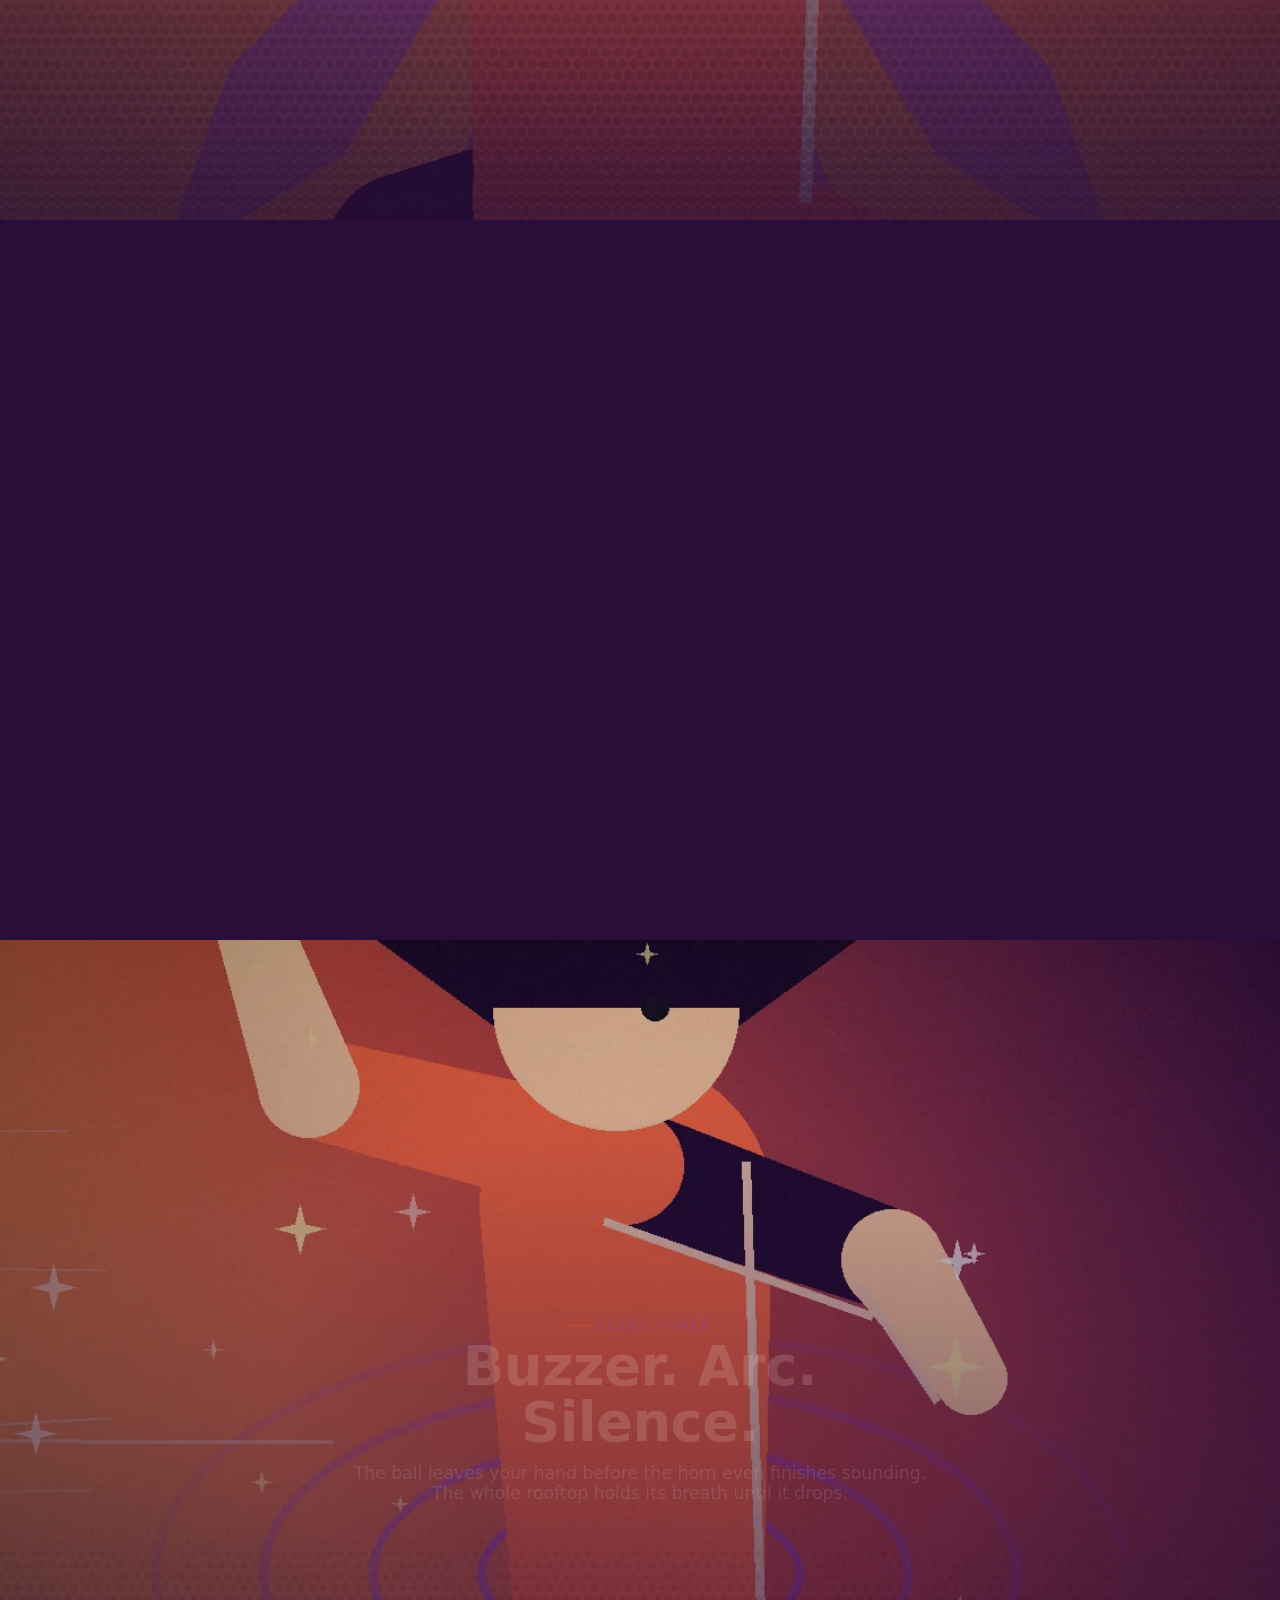
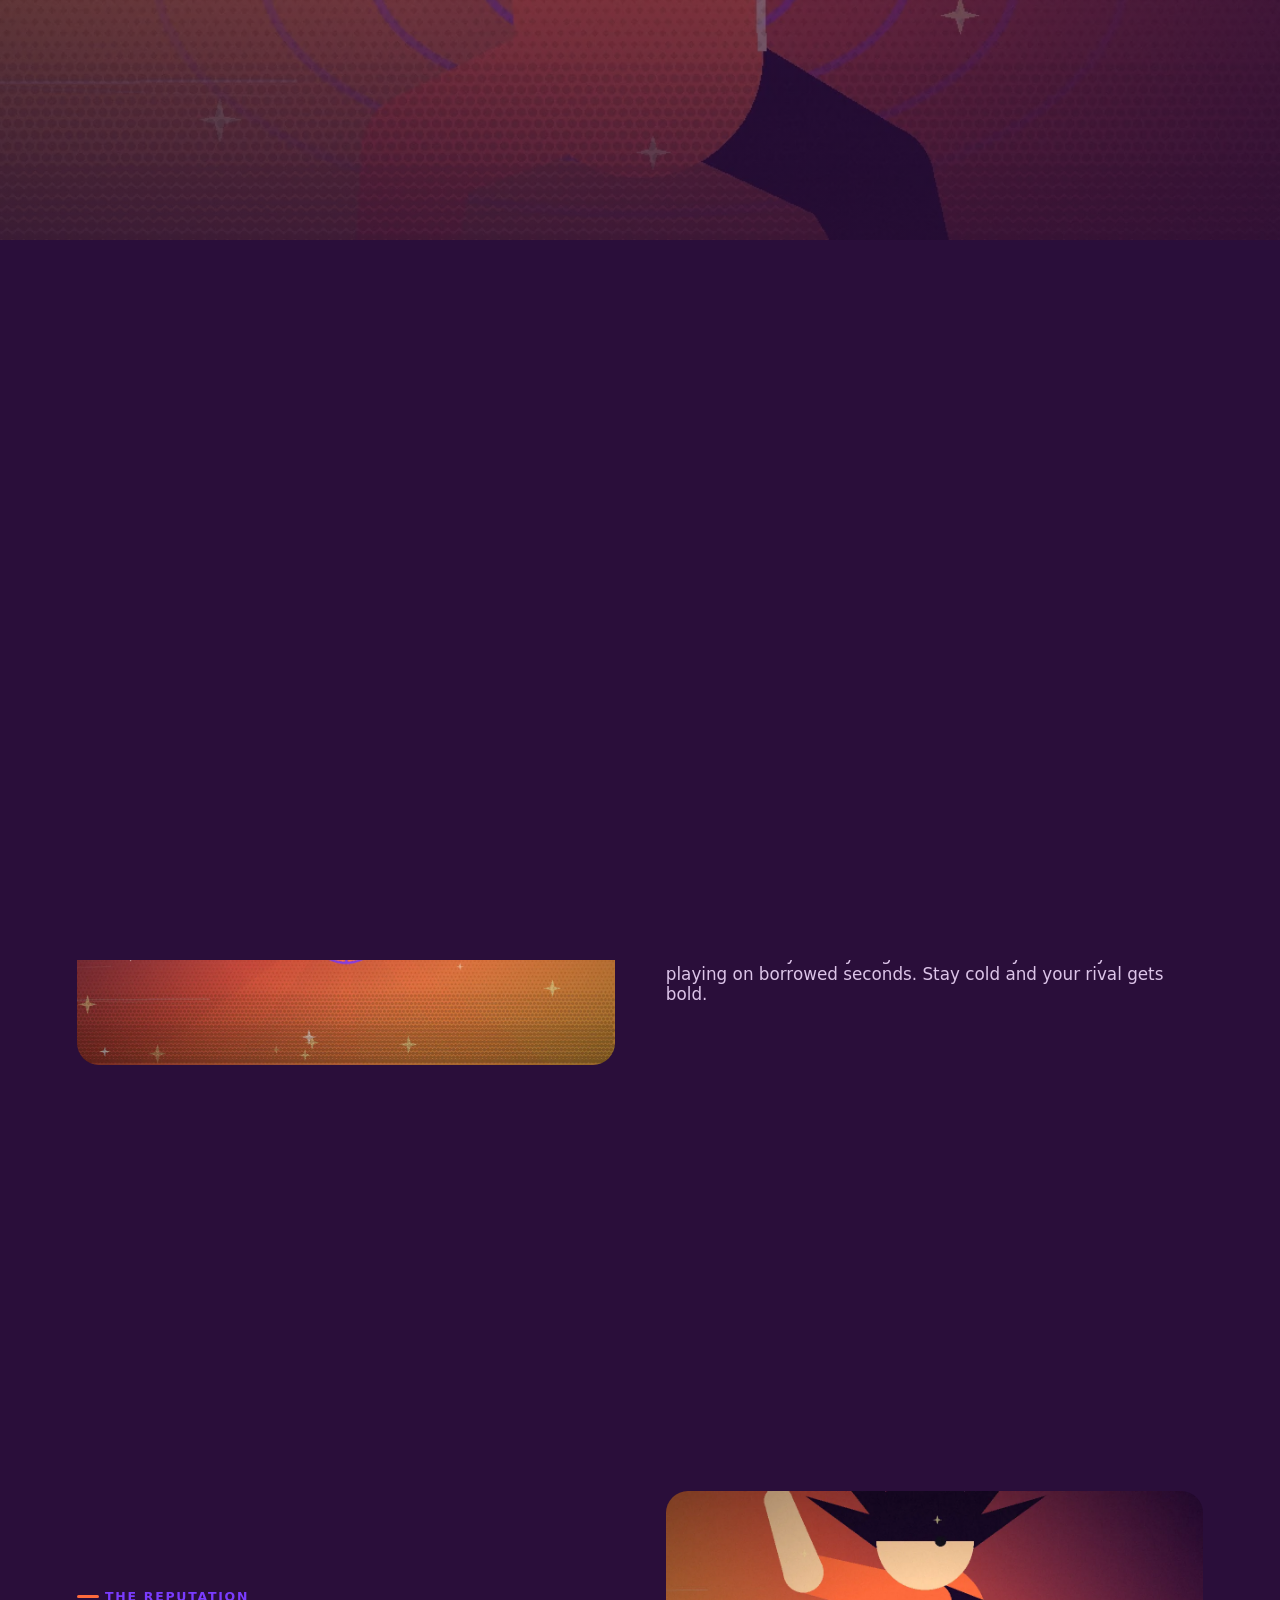
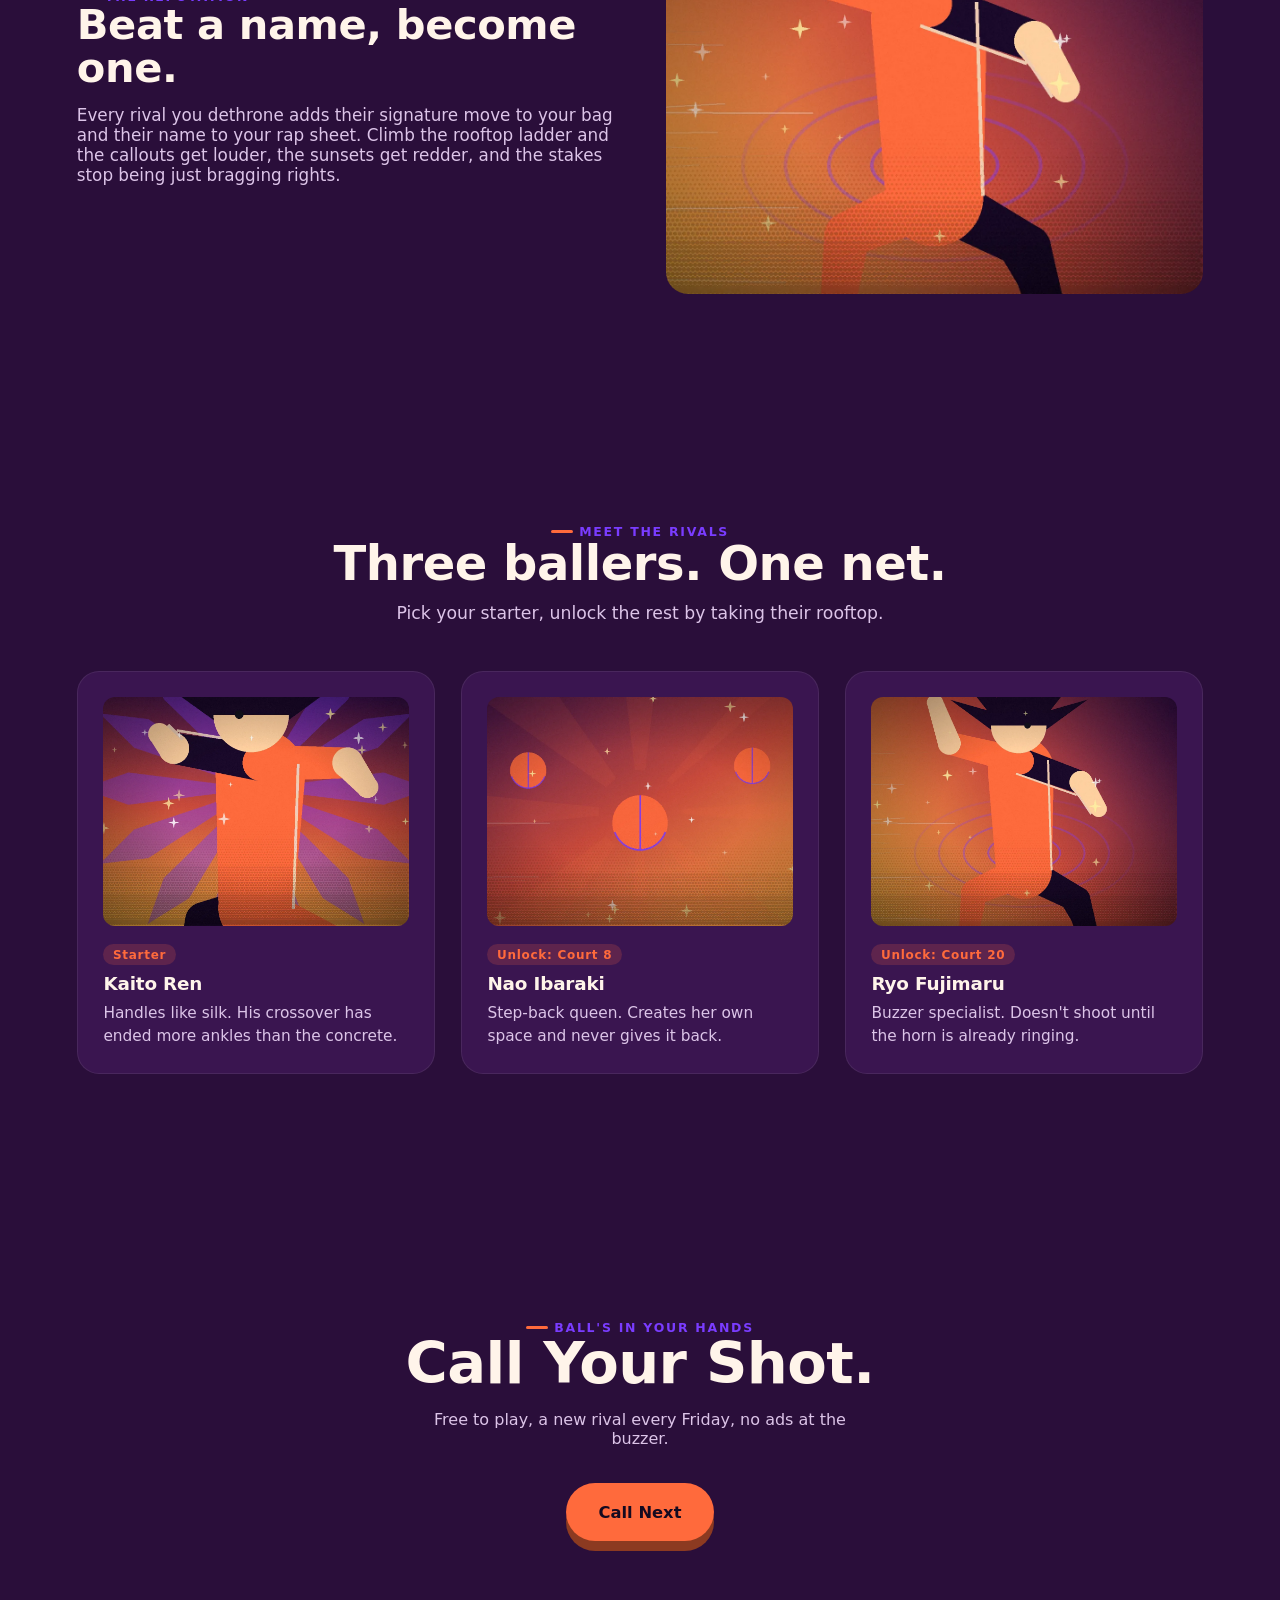
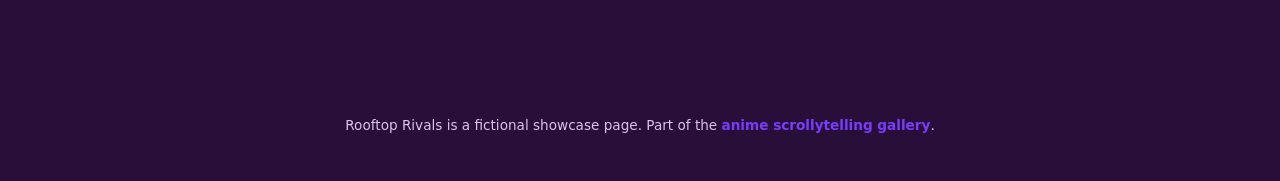
<file: pages/rooftop-rivals/index.html>
<!doctype html>
<html lang="en">
<head>
<meta charset="utf-8">
<meta name="viewport" content="width=device-width, initial-scale=1">
<title>Rooftop Rivals — Last Shot, City Watching</title>
<meta name="description" content="Rooftop Rivals: a 1-on-1 street basketball game where every rooftop court hosts a rivalry that ends on a buzzer-beater.">
<link rel="stylesheet" href="assets/css/site.css">
<style>
  :root{
    --bg:#2a0e3a; --panel:#3a1550; --accent:#ff6a3c; --accent2:#7a3cff;
    --text:#fff4ea; --text-dim:#dcc4e8;
  }
  .hero{ background: radial-gradient(120% 90% at 50% 0%, #ff6a3c 0%, #a83c6e 55%, #2a0e3a 100%); }
  .badge{ display:inline-block; padding:.3em .8em; border-radius:999px; background:color-mix(in srgb, var(--accent) 18%, transparent); color:var(--accent); font-weight:800; font-size:.75rem; letter-spacing:.06em; margin-bottom:.6rem; }

  .storyboard{ position:relative; }
  .sb-scene-wrap{ position:relative; height:180vh; }
  .sb-scene{ position:sticky; top:0; height:100svh; overflow:hidden; display:flex; align-items:center; justify-content:center; }
  .sb-scene img{ position:absolute; inset:0; width:100%; height:100%; object-fit:cover;
                 transform:scale(calc(1.06 - 0.06 * var(--scene-progress, 0))); transition:transform .05s linear; }
  .sb-scene .scrim{ position:absolute; inset:0; background:linear-gradient(180deg, rgba(42,14,58,.1), rgba(42,14,58,.8)); }
  .sb-scene .copy{ position:relative; z-index:2; text-align:center; padding:0 6vw; max-width:760px;
                    opacity:calc(0.15 + 0.85 * var(--scene-progress, 0));
                    transform:translateY(calc(26px - 26px * var(--scene-progress, 0))); }
  .sb-scene .copy .eyebrow{ justify-content:center; }
  .sb-scene .copy h2{ font-size:clamp(1.9rem, 5vw, 3.4rem); margin-top:.4rem; }
  .sb-scene .copy p{ color:var(--text-dim); margin-top:.8rem; font-size:1.08rem; }
  @media (prefers-reduced-motion: reduce){ .sb-scene img{ transform:none; } .sb-scene .copy{ opacity:1; transform:none; } }
</style>
</head>
<body>

<div class="scroll-bar" data-scroll-bar></div>
<nav class="nav" data-nav>
  <a class="brand" href="index.html">Rooftop <span>Rivals</span></a>
  <a class="home-link" href="../../index.html">&larr; All worlds</a>
</nav>

<header class="hero">
  <div class="hero-grid">
    <div data-reveal="left">
      <span class="eyebrow">One ball. One rooftop. No overtime.</span>
      <h1>Last Shot.<br>City Watching.</h1>
      <p class="tagline">Rooftop Rivals drops you into a sunset 1-on-1 where the court is twelve stories up and the only clock that matters is the one in your head. Call your shot, back down your rival, and put the city to bed.</p>
      <div class="cta-row">
        <a class="btn btn-primary" href="#cta">Call Next</a>
        <a class="btn btn-ghost" href="#story">Watch the Rivalry</a>
      </div>
      <div class="stat-row">
        <div class="stat"><b>212</b><span>buzzer-beaters</span></div>
        <div class="stat"><b>26</b><span>rooftop courts</span></div>
        <div class="stat"><b>9.4K</b><span>rivalries settled</span></div>
      </div>
    </div>
    <div class="hero-art floaty" data-reveal="right" data-reveal-delay="150">
      <img src="assets/img/hero.webp" alt="A stylized street baller silhouetted against a burning orange and purple sunset, mid-jump-shot with the ball haloed in light" width="1600" height="1000">
    </div>
  </div>
</header>

<div class="storyboard" id="story" data-scene-track>
  <div class="sb-scene-wrap">
    <div class="sb-scene">
      <img src="assets/img/panel-b.webp" alt="Rooftop basketball court at dusk, sun sinking behind the skyline in orange and violet gradients">
      <div class="scrim"></div>
      <div class="copy">
        <span class="eyebrow">Scene one</span>
        <h2>The sun's going down. So is your rival.</h2>
        <p>Twelve floors up, the net's still got chalk dust on it from the last challenger. Both of you step to the line as the sky catches fire.</p>
      </div>
    </div>
  </div>
  <div class="sb-scene-wrap">
    <div class="sb-scene">
      <img src="assets/img/panel-a.webp" alt="Two rival ballplayers locked in a mid-air duel, dynamic poses with speed lines and orange sparks">
      <div class="scrim"></div>
      <div class="copy">
        <span class="eyebrow">Scene two</span>
        <h2>Shot for shot. No mercy.</h2>
        <p>Crossover, step-back, fadeaway — every bucket gets answered within seconds. The shot clock isn't the enemy. Blinking first is.</p>
      </div>
    </div>
  </div>
  <div class="sb-scene-wrap">
    <div class="sb-scene">
      <img src="assets/img/panel-c.webp" alt="A basketball arcing through a deep purple night sky above the city, trailing a glowing orange streak">
      <div class="scrim"></div>
      <div class="copy">
        <span class="eyebrow">Scene three</span>
        <h2>Buzzer. Arc. Silence.</h2>
        <p>The ball leaves your hand before the horn even finishes sounding. The whole rooftop holds its breath until it drops.</p>
      </div>
    </div>
  </div>
</div>

<section class="section">
  <div class="split" data-reveal data-parallax="0.06">
    <img src="assets/img/panel-b.webp" alt="Sunset rooftop court glowing orange and violet with the city skyline behind it" loading="lazy">
    <div>
      <span class="eyebrow">The clock</span>
      <h2>Every possession is a dare.</h2>
      <p>The shot clock isn't fixed — it shrinks every time you score and stretches every time you get burned. Stay hot and you're playing on borrowed seconds. Stay cold and your rival gets bold.</p>
    </div>
  </div>
</section>

<section class="section" style="padding-top:0">
  <div class="split rev" data-reveal>
    <img src="assets/img/panel-c.webp" alt="Basketball trailing an orange streak against a deep purple night sky" loading="lazy">
    <div>
      <span class="eyebrow">The reputation</span>
      <h2>Beat a name, become one.</h2>
      <p>Every rival you dethrone adds their signature move to your bag and their name to your rap sheet. Climb the rooftop ladder and the callouts get louder, the sunsets get redder, and the stakes stop being just bragging rights.</p>
    </div>
  </div>
</section>

<section class="section">
  <div class="section-head" data-reveal>
    <span class="eyebrow">Meet the rivals</span>
    <h2>Three ballers. One net.</h2>
    <p>Pick your starter, unlock the rest by taking their rooftop.</p>
  </div>
  <div class="panel-grid">
    <div class="panel" data-reveal data-reveal-delay="0">
      <img src="assets/img/panel-a.webp" alt="Baller mid-crossover with orange energy sparks and speed lines" loading="lazy">
      <span class="badge">Starter</span>
      <h3>Kaito Ren</h3>
      <p>Handles like silk. His crossover has ended more ankles than the concrete.</p>
    </div>
    <div class="panel" data-reveal data-reveal-delay="80">
      <img src="assets/img/panel-b.webp" alt="Rooftop court bathed in orange and violet sunset light" loading="lazy">
      <span class="badge">Unlock: Court 8</span>
      <h3>Nao Ibaraki</h3>
      <p>Step-back queen. Creates her own space and never gives it back.</p>
    </div>
    <div class="panel" data-reveal data-reveal-delay="160">
      <img src="assets/img/panel-c.webp" alt="Basketball streaking through the purple night sky in a glowing arc" loading="lazy">
      <span class="badge">Unlock: Court 20</span>
      <h3>Ryo Fujimaru</h3>
      <p>Buzzer specialist. Doesn't shoot until the horn is already ringing.</p>
    </div>
  </div>
</section>

<section class="cta-band">
  <div data-reveal="scale">
    <span class="eyebrow" style="justify-content:center">Ball's in your hands</span>
    <h2 id="cta">Call Your Shot.</h2>
    <p>Free to play, a new rival every Friday, no ads at the buzzer.</p>
    <a class="btn btn-primary" href="#cta">Call Next</a>
  </div>
</section>

<footer>
  Rooftop Rivals is a fictional showcase page. Part of the <a href="../../index.html">anime scrollytelling gallery</a>.
</footer>

<script src="assets/js/reveal.js"></script>
</body>
</html>
</file>
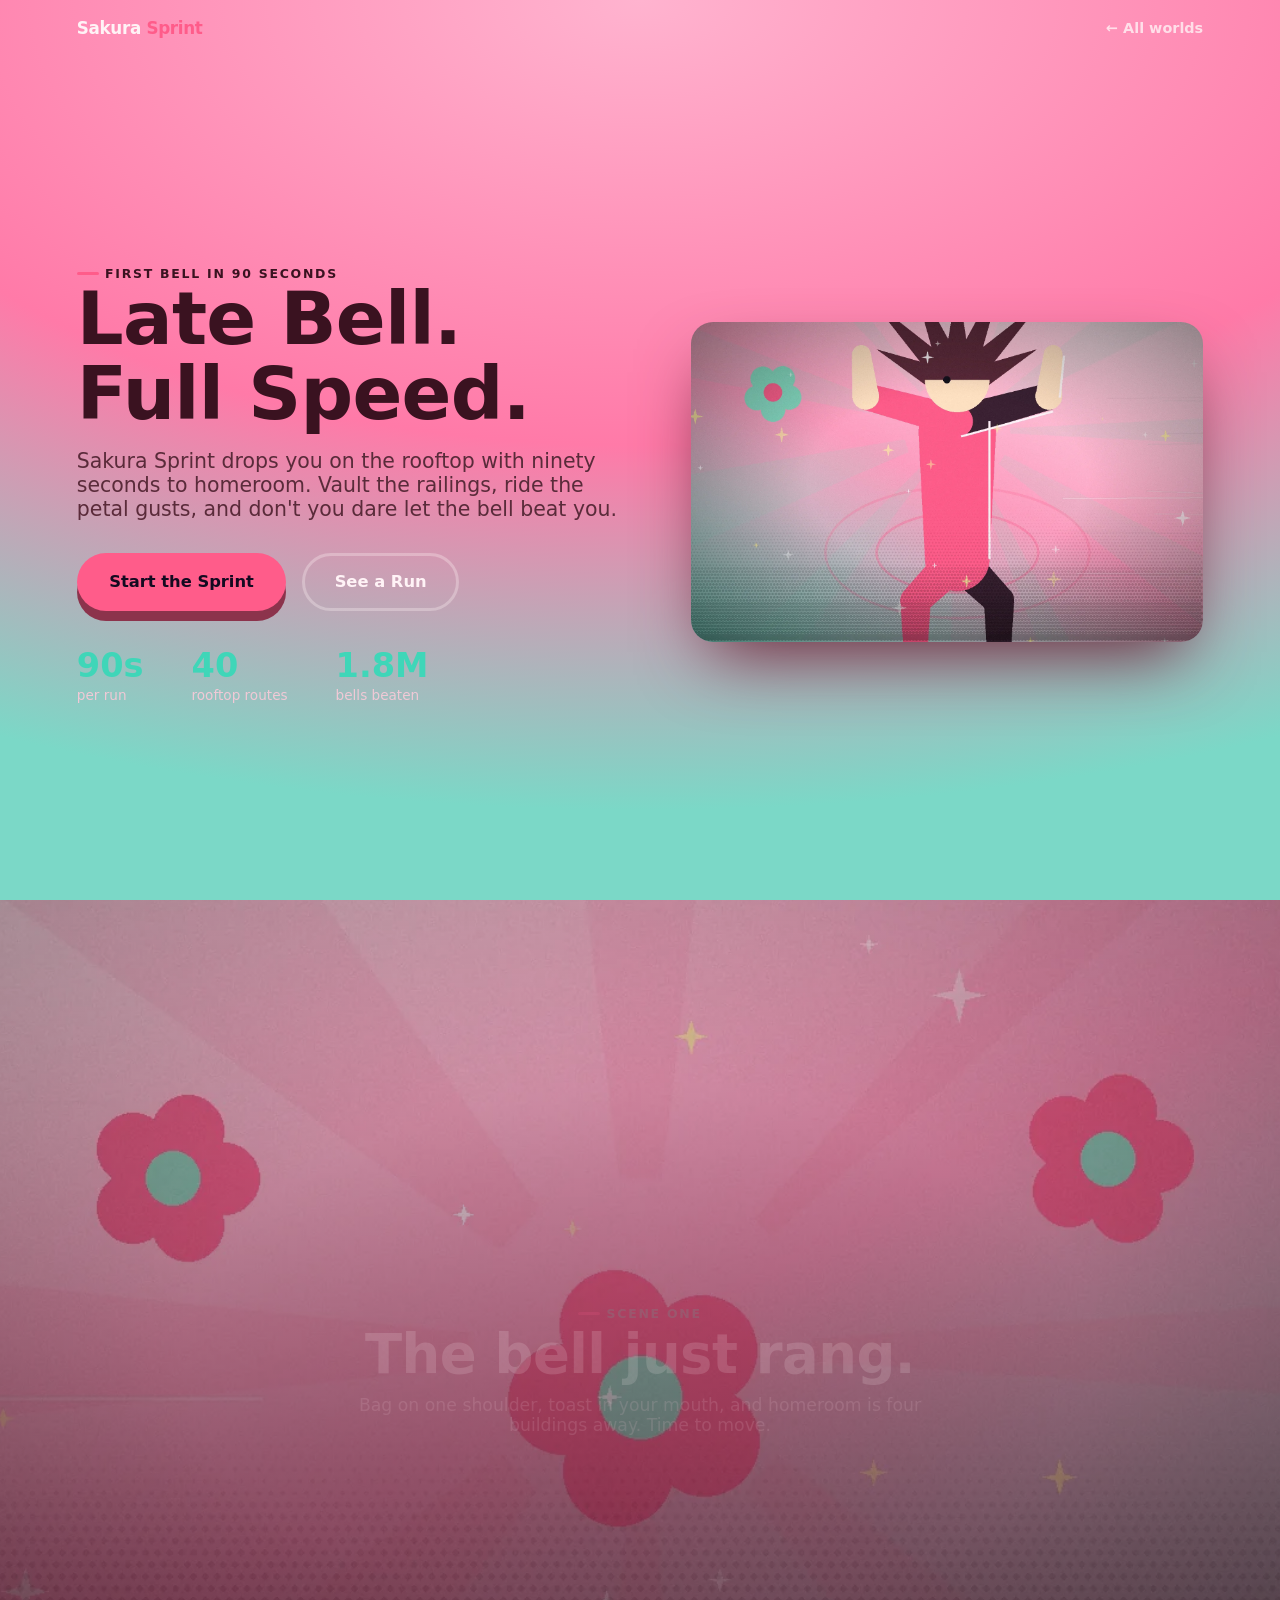
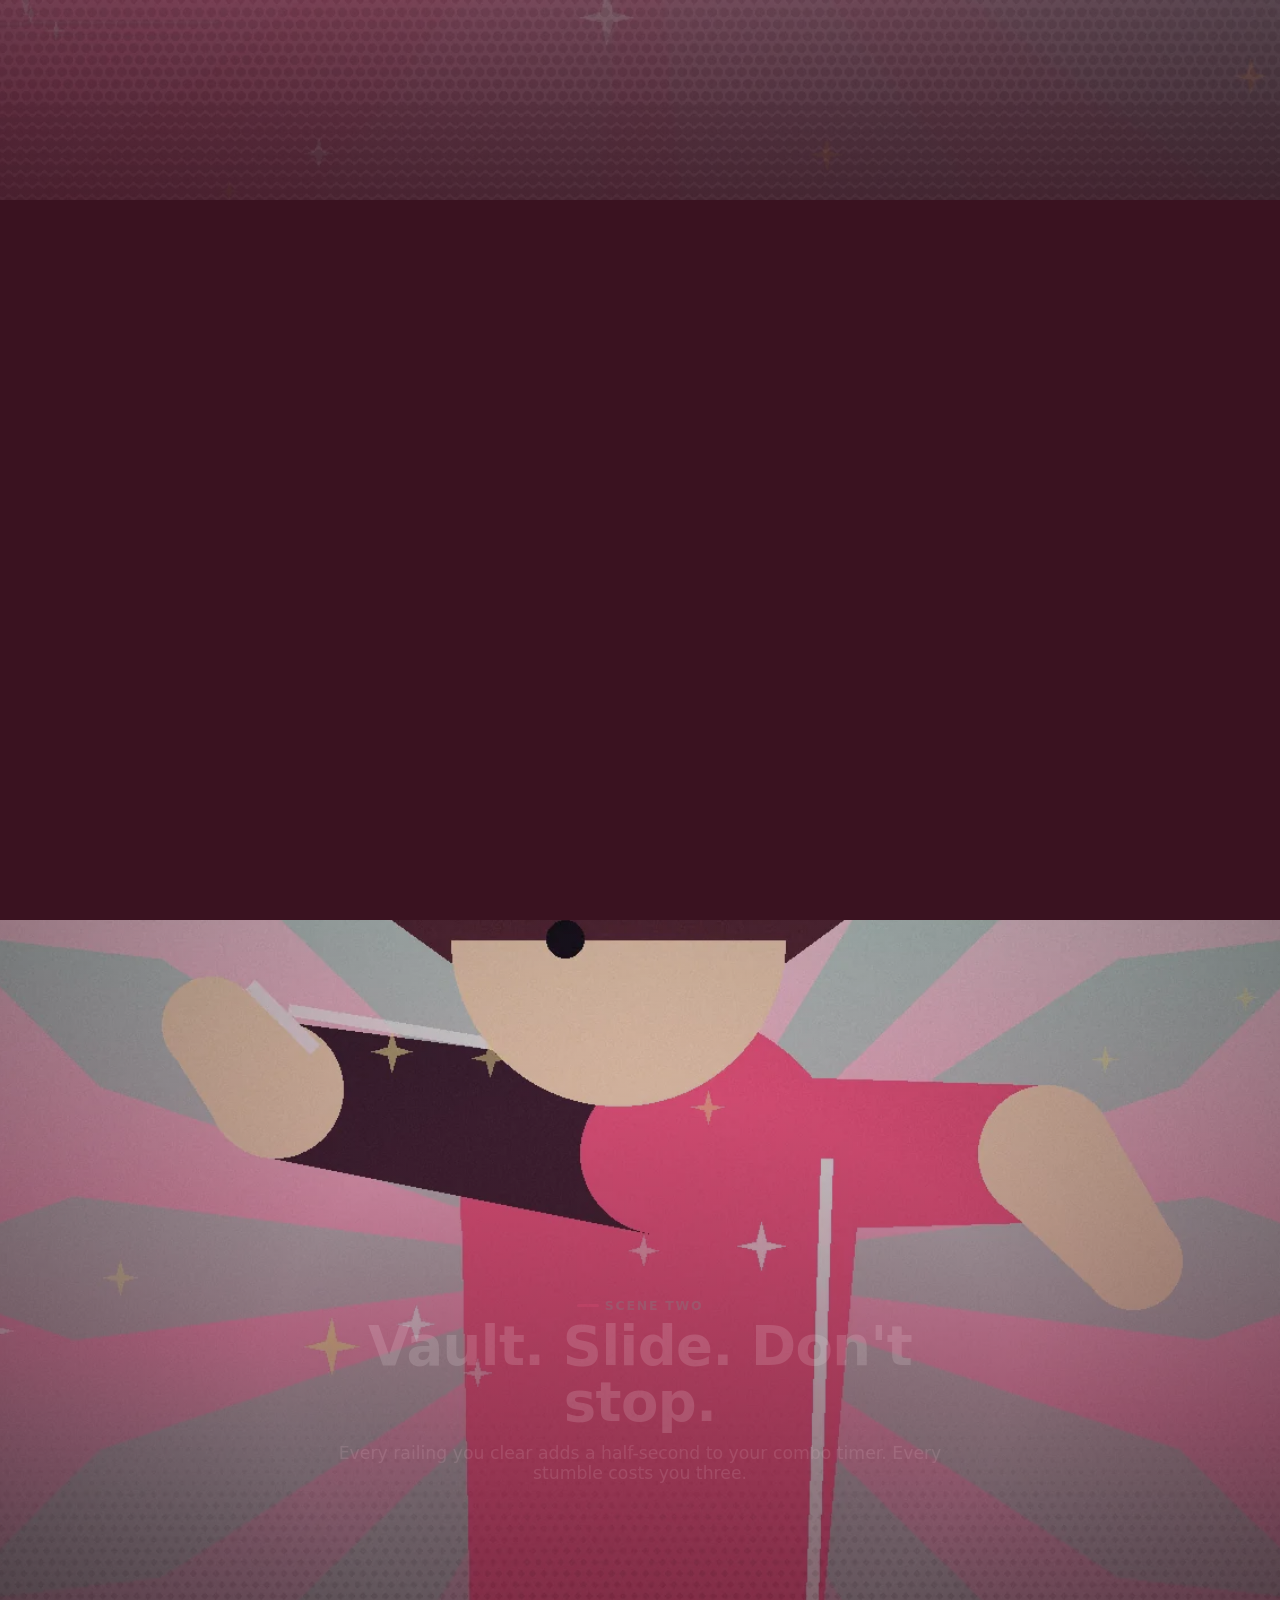
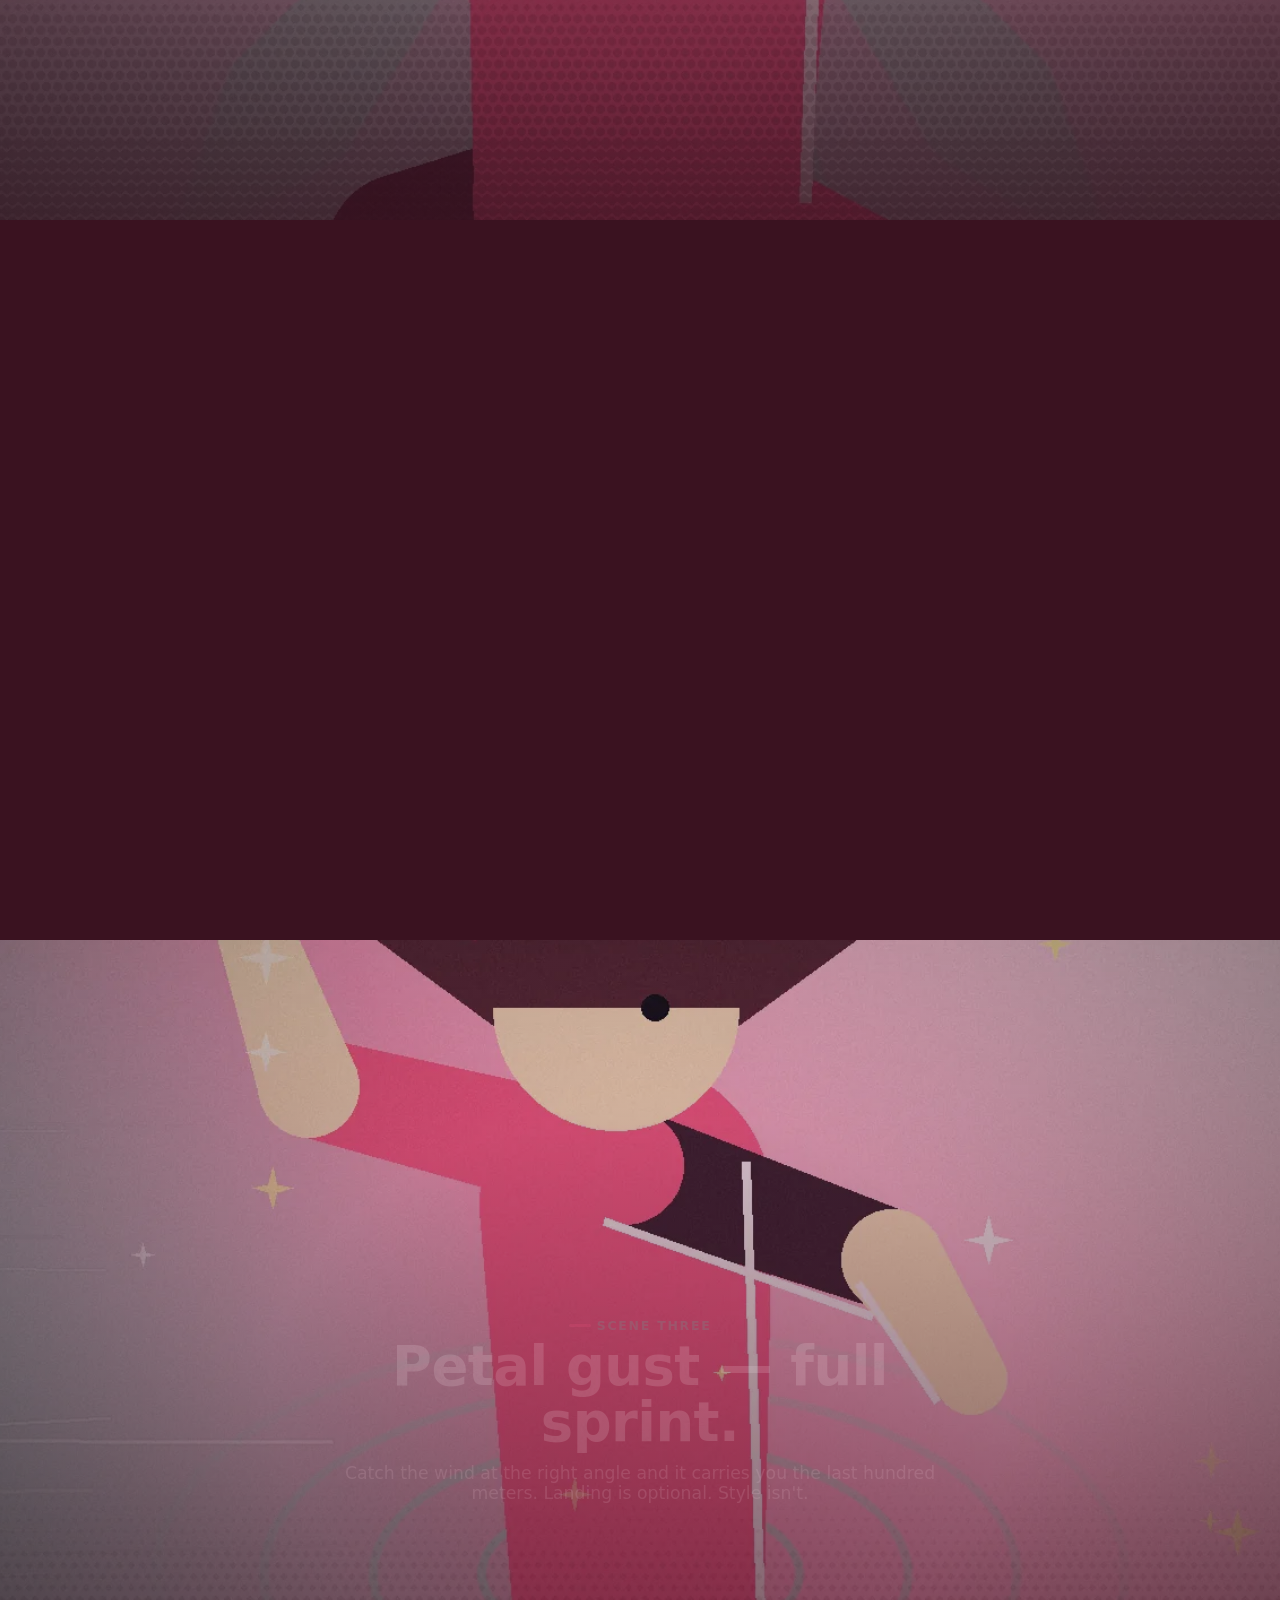
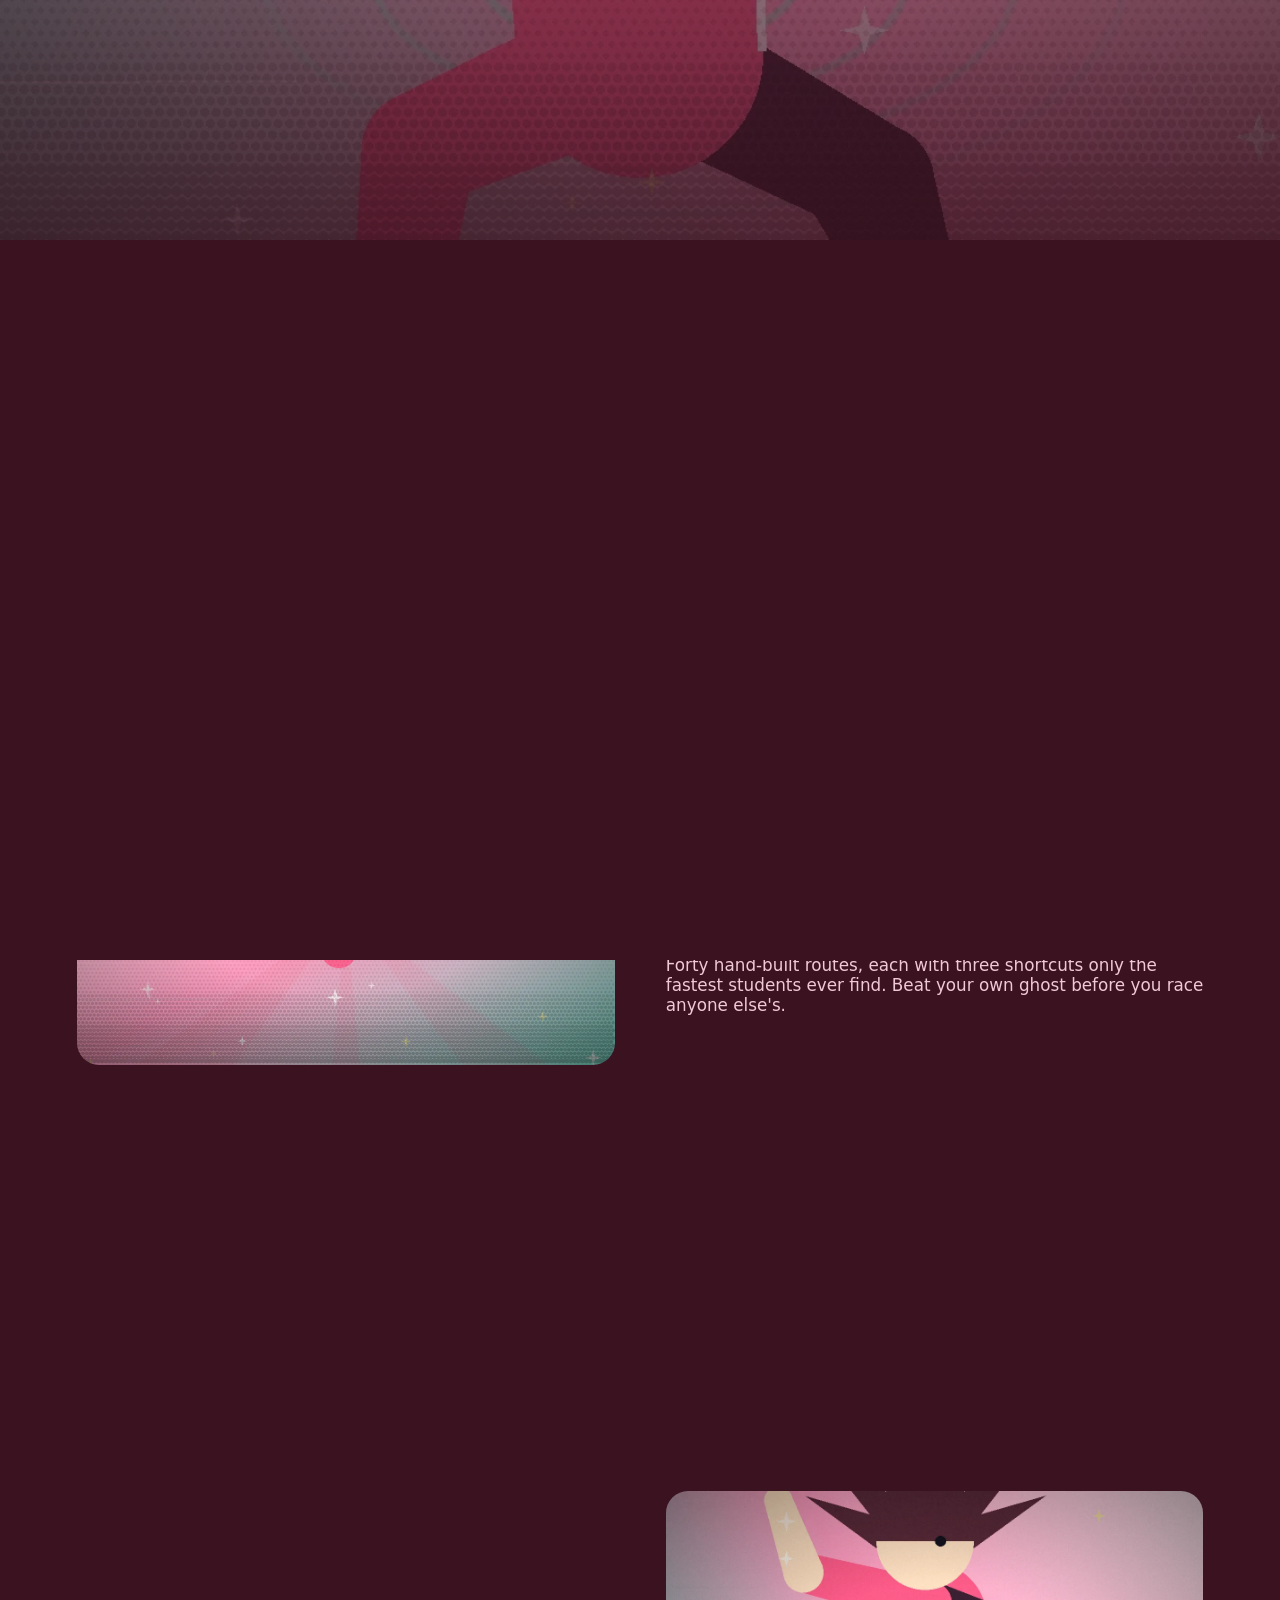
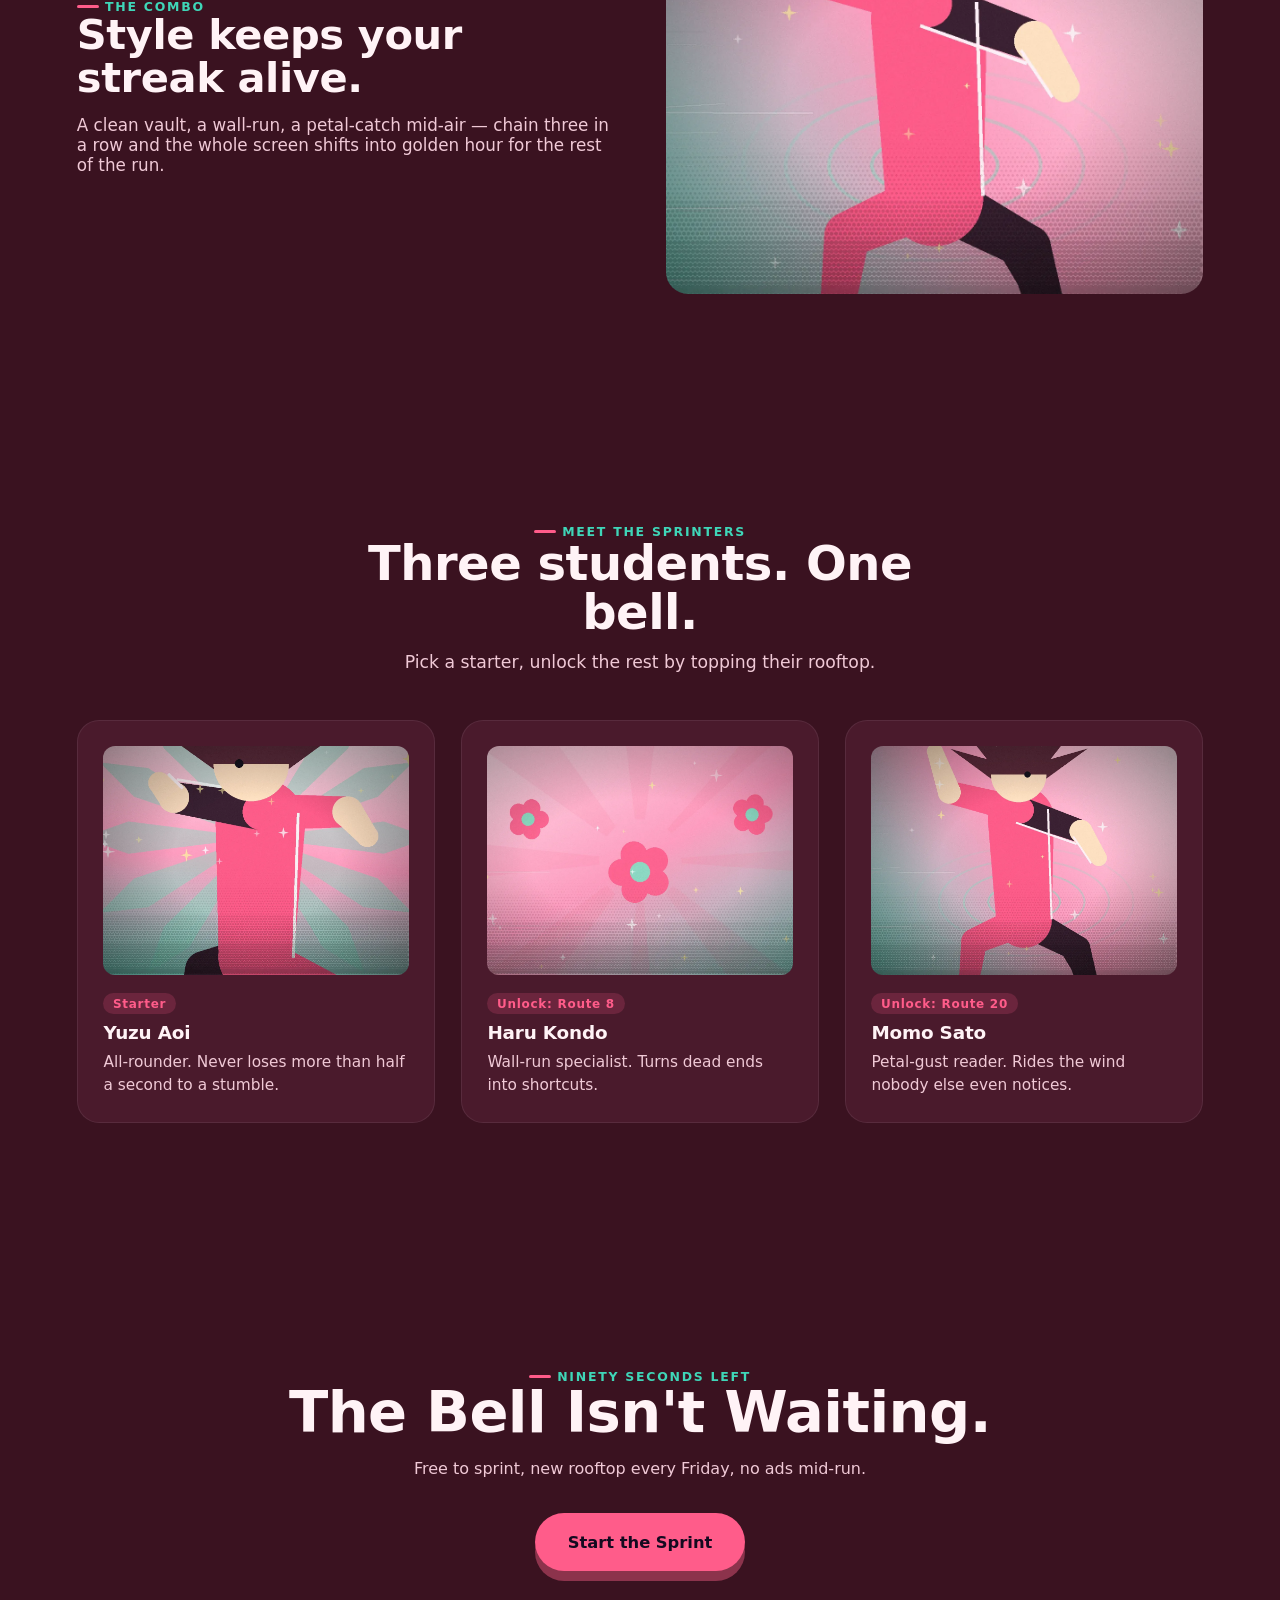
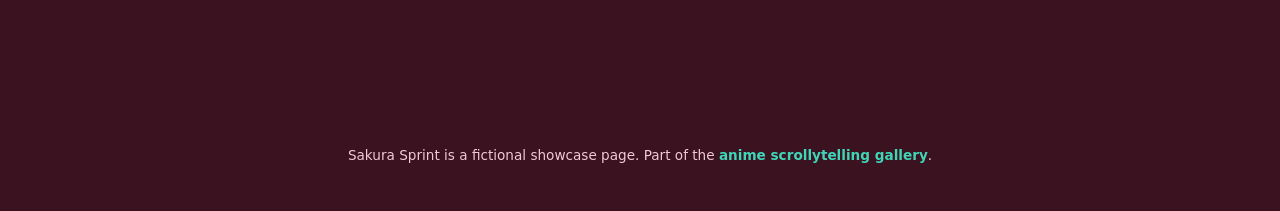
<file: pages/sakura-sprint/index.html>
<!doctype html>
<html lang="en">
<head>
<meta charset="utf-8">
<meta name="viewport" content="width=device-width, initial-scale=1">
<title>Sakura Sprint — Late Bell, Full Speed</title>
<meta name="description" content="Sakura Sprint: a rooftop-to-homeroom running game where every late bell becomes a full-speed petal chase.">
<link rel="stylesheet" href="assets/css/site.css">
<style>
  :root{
    --bg:#3a1220; --panel:#4a1a2c; --accent:#ff5c8a; --accent2:#3fd6b8;
    --text:#fff3f6; --text-dim:#f0c9d6;
  }
  .hero{ background: radial-gradient(120% 90% at 50% 0%, #ffb3cf 0%, #ff7aa8 55%, #7bd8c7 100%); }
  .hero, .hero h1, .hero .eyebrow{ color:#3a1220; }
  .hero .tagline{ color:#5a2b3a; }
  .badge{ display:inline-block; padding:.3em .8em; border-radius:999px; background:color-mix(in srgb, var(--accent) 18%, transparent); color:var(--accent); font-weight:800; font-size:.75rem; letter-spacing:.06em; margin-bottom:.6rem; }

  .storyboard{ position:relative; }
  .sb-scene-wrap{ position:relative; height:180vh; }
  .sb-scene{ position:sticky; top:0; height:100svh; overflow:hidden; display:flex; align-items:center; justify-content:center; }
  .sb-scene img{ position:absolute; inset:0; width:100%; height:100%; object-fit:cover;
                 transform:scale(calc(1.06 - 0.06 * var(--scene-progress, 0))); transition:transform .05s linear; }
  .sb-scene .scrim{ position:absolute; inset:0; background:linear-gradient(180deg, rgba(58,18,32,.1), rgba(58,18,32,.8)); }
  .sb-scene .copy{ position:relative; z-index:2; text-align:center; padding:0 6vw; max-width:760px;
                    opacity:calc(0.15 + 0.85 * var(--scene-progress, 0));
                    transform:translateY(calc(26px - 26px * var(--scene-progress, 0))); }
  .sb-scene .copy .eyebrow{ justify-content:center; }
  .sb-scene .copy h2{ font-size:clamp(1.9rem, 5vw, 3.4rem); margin-top:.4rem; }
  .sb-scene .copy p{ color:var(--text-dim); margin-top:.8rem; font-size:1.08rem; }
  @media (prefers-reduced-motion: reduce){ .sb-scene img{ transform:none; } .sb-scene .copy{ opacity:1; transform:none; } }
</style>
</head>
<body>

<div class="scroll-bar" data-scroll-bar></div>
<nav class="nav" data-nav>
  <a class="brand" href="index.html">Sakura <span>Sprint</span></a>
  <a class="home-link" href="../../index.html">&larr; All worlds</a>
</nav>

<header class="hero">
  <div class="hero-grid">
    <div data-reveal="left">
      <span class="eyebrow">First bell in 90 seconds</span>
      <h1>Late Bell.<br>Full Speed.</h1>
      <p class="tagline">Sakura Sprint drops you on the rooftop with ninety seconds to homeroom. Vault the railings, ride the petal gusts, and don't you dare let the bell beat you.</p>
      <div class="cta-row">
        <a class="btn btn-primary" href="#cta">Start the Sprint</a>
        <a class="btn btn-ghost" href="#story">See a Run</a>
      </div>
      <div class="stat-row">
        <div class="stat"><b>90s</b><span>per run</span></div>
        <div class="stat"><b>40</b><span>rooftop routes</span></div>
        <div class="stat"><b>1.8M</b><span>bells beaten</span></div>
      </div>
    </div>
    <div class="hero-art floaty" data-reveal="right" data-reveal-delay="150">
      <img src="assets/img/hero.webp" alt="A student sprinting across a sakura-lined rooftop, petals swirling" width="1600" height="1000">
    </div>
  </div>
</header>

<div class="storyboard" id="story" data-scene-track>
  <div class="sb-scene-wrap">
    <div class="sb-scene">
      <img src="assets/img/panel-b.webp" alt="Rooftop courtyard with cherry blossoms and pink gradient sky">
      <div class="scrim"></div>
      <div class="copy">
        <span class="eyebrow">Scene one</span>
        <h2>The bell just rang.</h2>
        <p>Bag on one shoulder, toast in your mouth, and homeroom is four buildings away. Time to move.</p>
      </div>
    </div>
  </div>
  <div class="sb-scene-wrap">
    <div class="sb-scene">
      <img src="assets/img/panel-a.webp" alt="Student leaping mid-air with a burst of energy">
      <div class="scrim"></div>
      <div class="copy">
        <span class="eyebrow">Scene two</span>
        <h2>Vault. Slide. Don't stop.</h2>
        <p>Every railing you clear adds a half-second to your combo timer. Every stumble costs you three.</p>
      </div>
    </div>
  </div>
  <div class="sb-scene-wrap">
    <div class="sb-scene">
      <img src="assets/img/panel-c.webp" alt="Student dashing through a swirl of petals and light rings">
      <div class="scrim"></div>
      <div class="copy">
        <span class="eyebrow">Scene three</span>
        <h2>Petal gust — full sprint.</h2>
        <p>Catch the wind at the right angle and it carries you the last hundred meters. Landing is optional. Style isn't.</p>
      </div>
    </div>
  </div>
</div>

<section class="section">
  <div class="split" data-reveal data-parallax="0.06">
    <img src="assets/img/panel-b.webp" alt="Rooftop courtyard bathed in cherry-blossom pink" loading="lazy">
    <div>
      <span class="eyebrow">The route</span>
      <h2>Every rooftop remembers your best time.</h2>
      <p>Forty hand-built routes, each with three shortcuts only the fastest students ever find. Beat your own ghost before you race anyone else's.</p>
    </div>
  </div>
</section>

<section class="section" style="padding-top:0">
  <div class="split rev" data-reveal>
    <img src="assets/img/panel-c.webp" alt="Student dashing through petals and rings of light" loading="lazy">
    <div>
      <span class="eyebrow">The combo</span>
      <h2>Style keeps your streak alive.</h2>
      <p>A clean vault, a wall-run, a petal-catch mid-air — chain three in a row and the whole screen shifts into golden hour for the rest of the run.</p>
    </div>
  </div>
</section>

<section class="section">
  <div class="section-head" data-reveal>
    <span class="eyebrow">Meet the sprinters</span>
    <h2>Three students. One bell.</h2>
    <p>Pick a starter, unlock the rest by topping their rooftop.</p>
  </div>
  <div class="panel-grid">
    <div class="panel" data-reveal data-reveal-delay="0">
      <img src="assets/img/panel-a.webp" alt="Sprinter mid-leap with energy burst" loading="lazy">
      <span class="badge">Starter</span>
      <h3>Yuzu Aoi</h3>
      <p>All-rounder. Never loses more than half a second to a stumble.</p>
    </div>
    <div class="panel" data-reveal data-reveal-delay="80">
      <img src="assets/img/panel-b.webp" alt="Rooftop with cherry blossoms" loading="lazy">
      <span class="badge">Unlock: Route 8</span>
      <h3>Haru Kondo</h3>
      <p>Wall-run specialist. Turns dead ends into shortcuts.</p>
    </div>
    <div class="panel" data-reveal data-reveal-delay="160">
      <img src="assets/img/panel-c.webp" alt="Sprinter dashing through light rings" loading="lazy">
      <span class="badge">Unlock: Route 20</span>
      <h3>Momo Sato</h3>
      <p>Petal-gust reader. Rides the wind nobody else even notices.</p>
    </div>
  </div>
</section>

<section class="cta-band">
  <div data-reveal="scale">
    <span class="eyebrow" style="justify-content:center">Ninety seconds left</span>
    <h2 id="cta">The Bell Isn't Waiting.</h2>
    <p>Free to sprint, new rooftop every Friday, no ads mid-run.</p>
    <a class="btn btn-primary" href="#cta">Start the Sprint</a>
  </div>
</section>

<footer>
  Sakura Sprint is a fictional showcase page. Part of the <a href="../../index.html">anime scrollytelling gallery</a>.
</footer>

<script src="assets/js/reveal.js"></script>
</body>
</html>
</file>
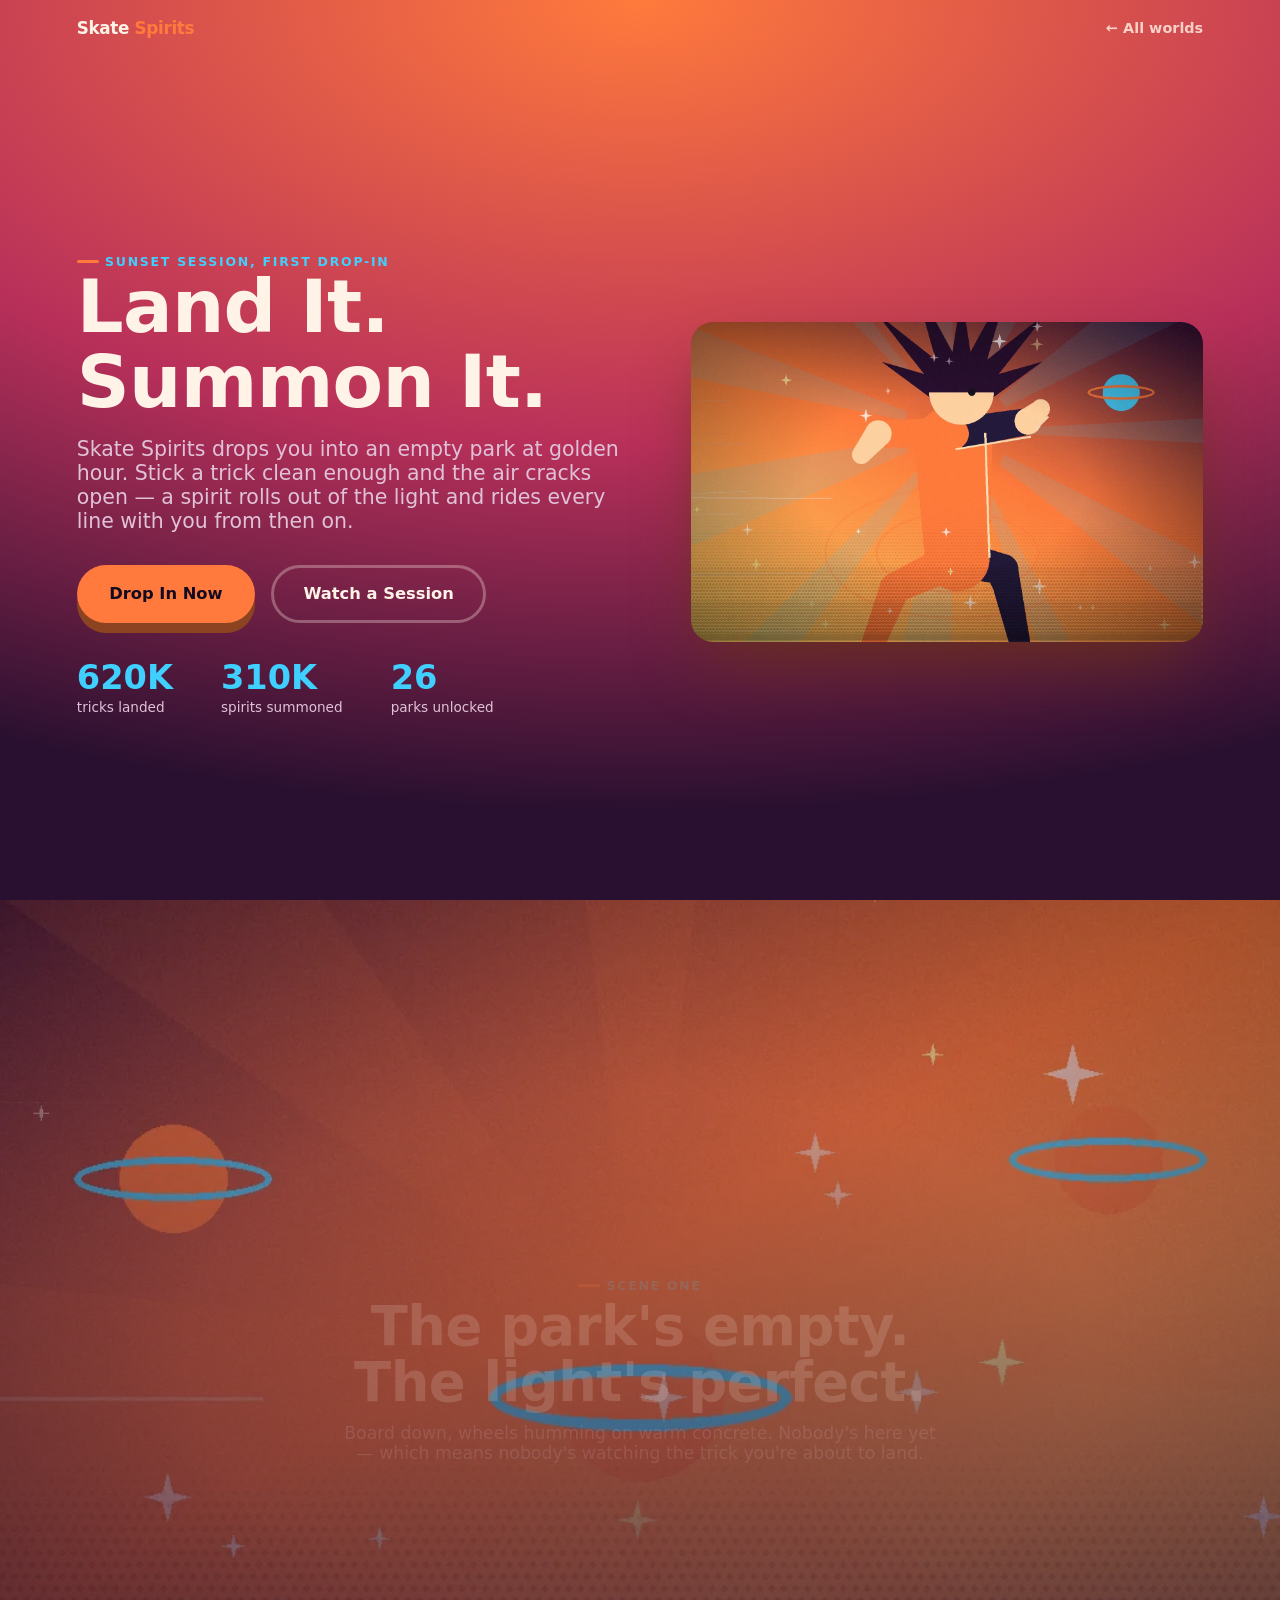
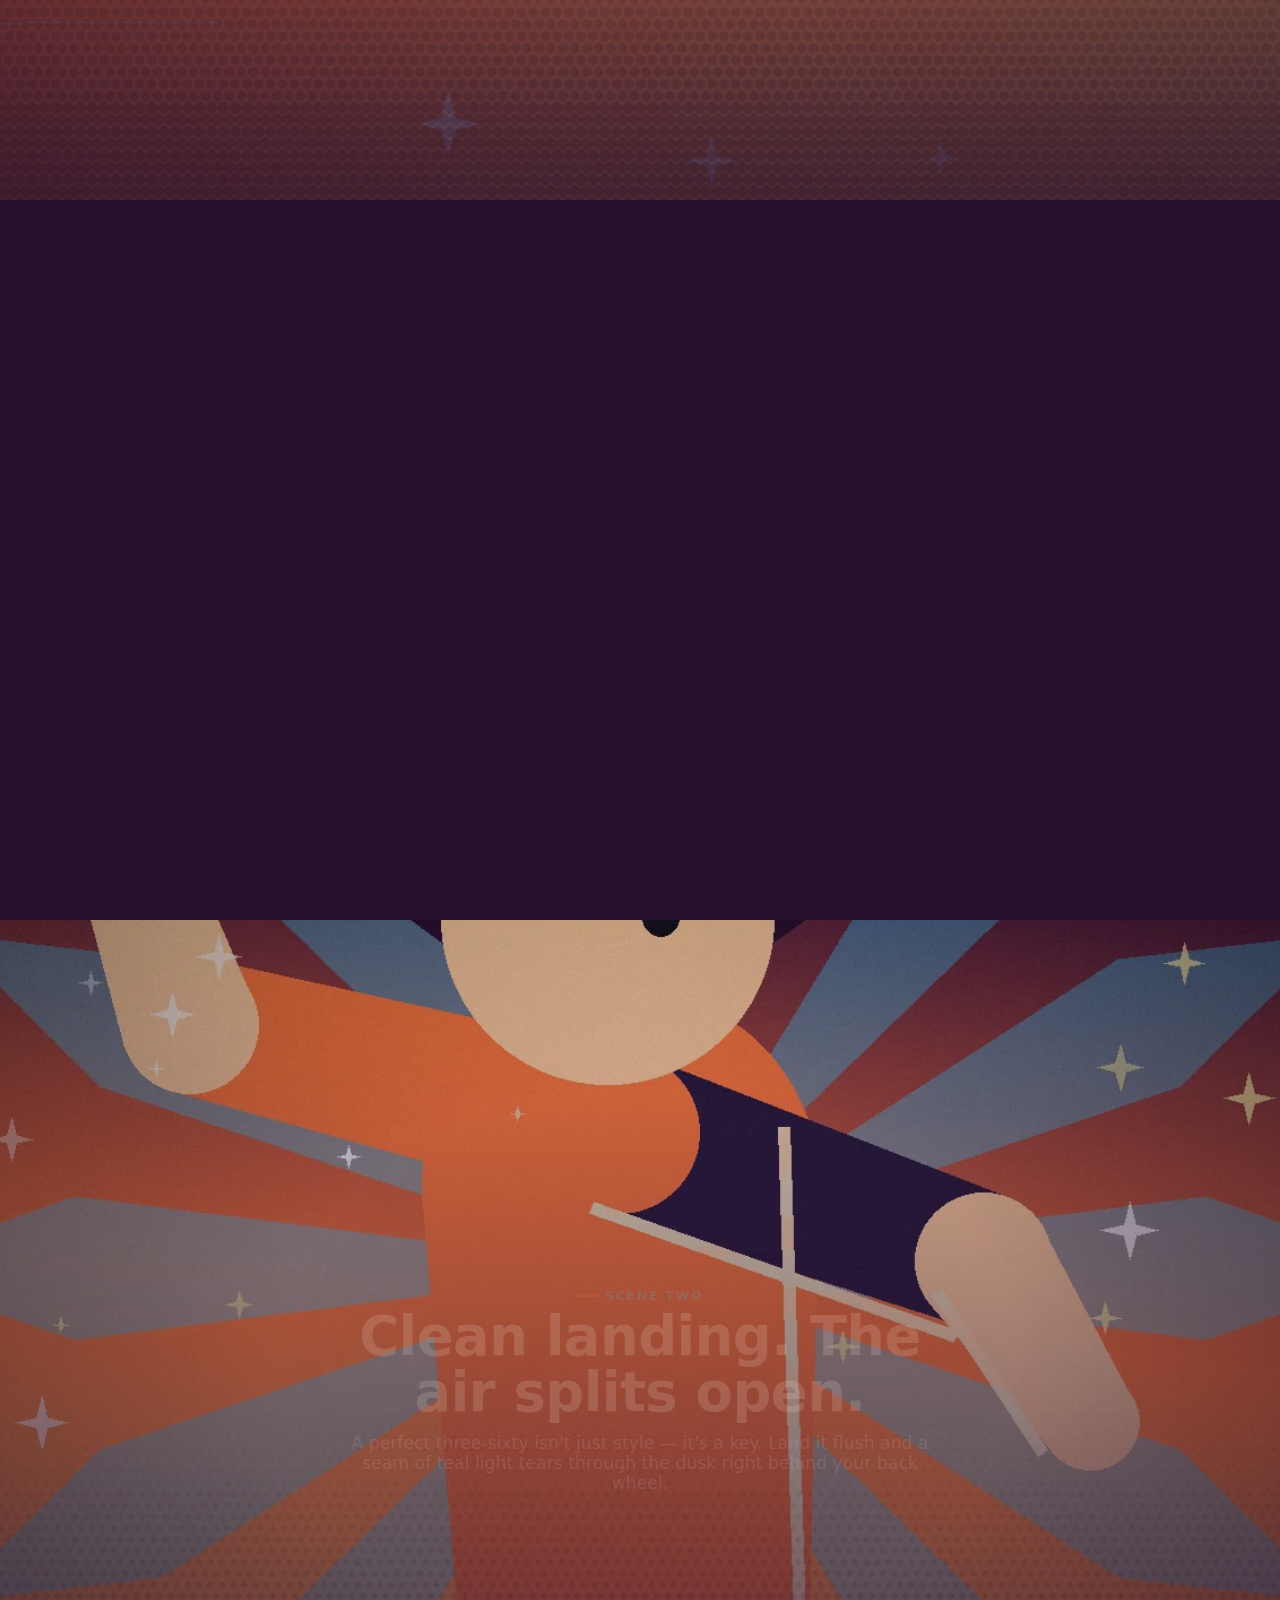
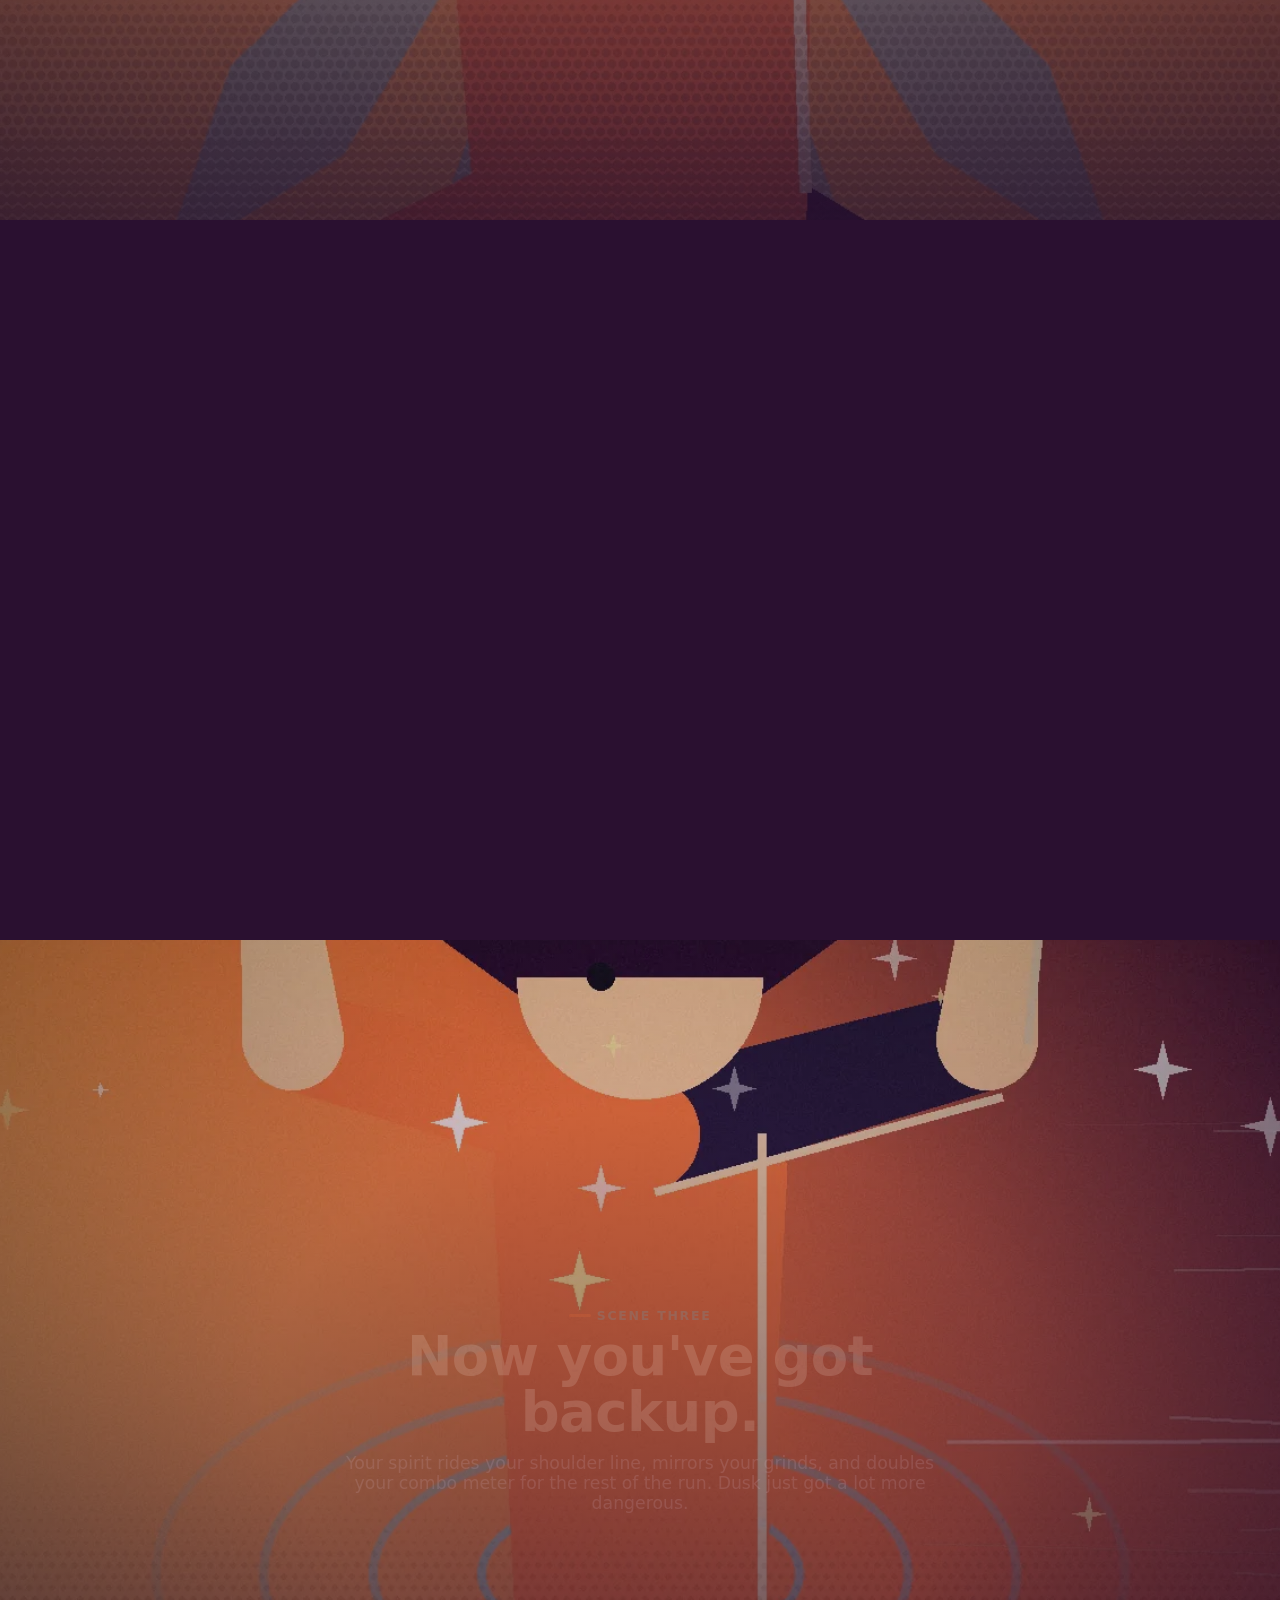
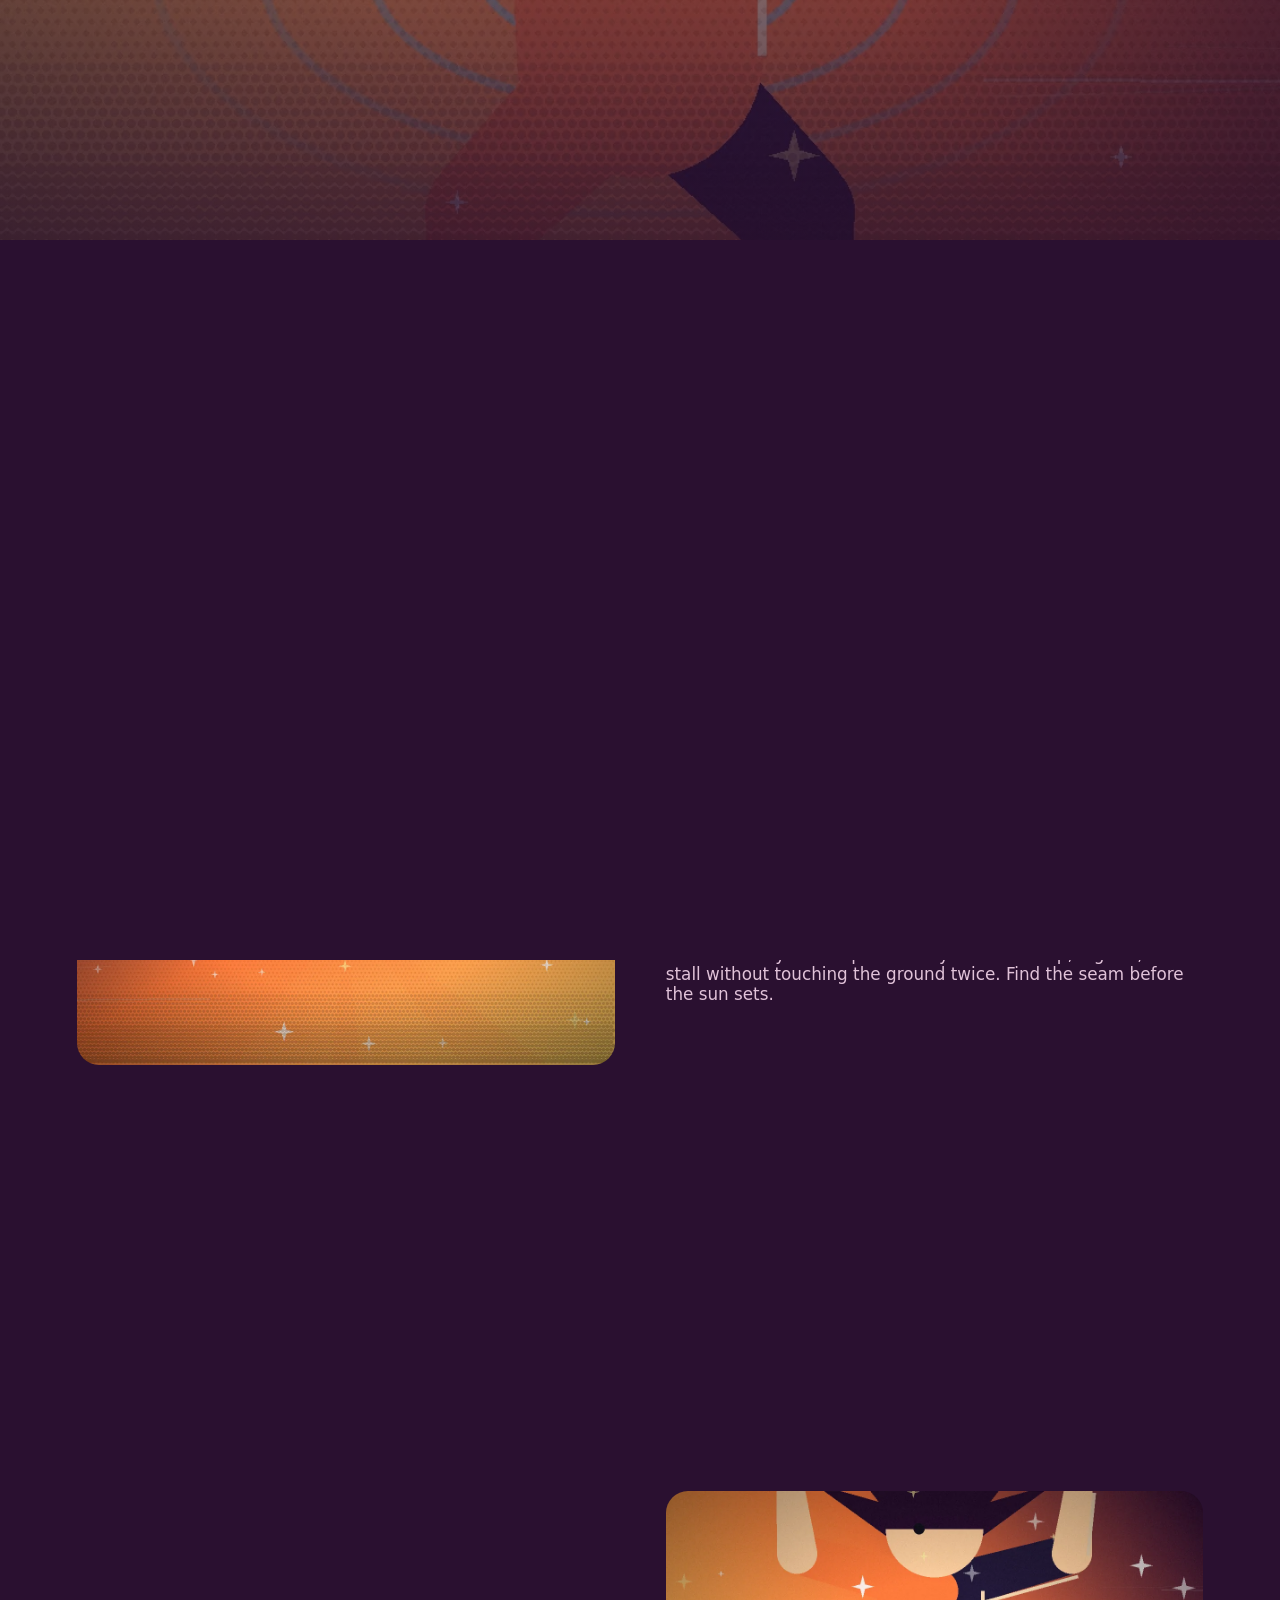
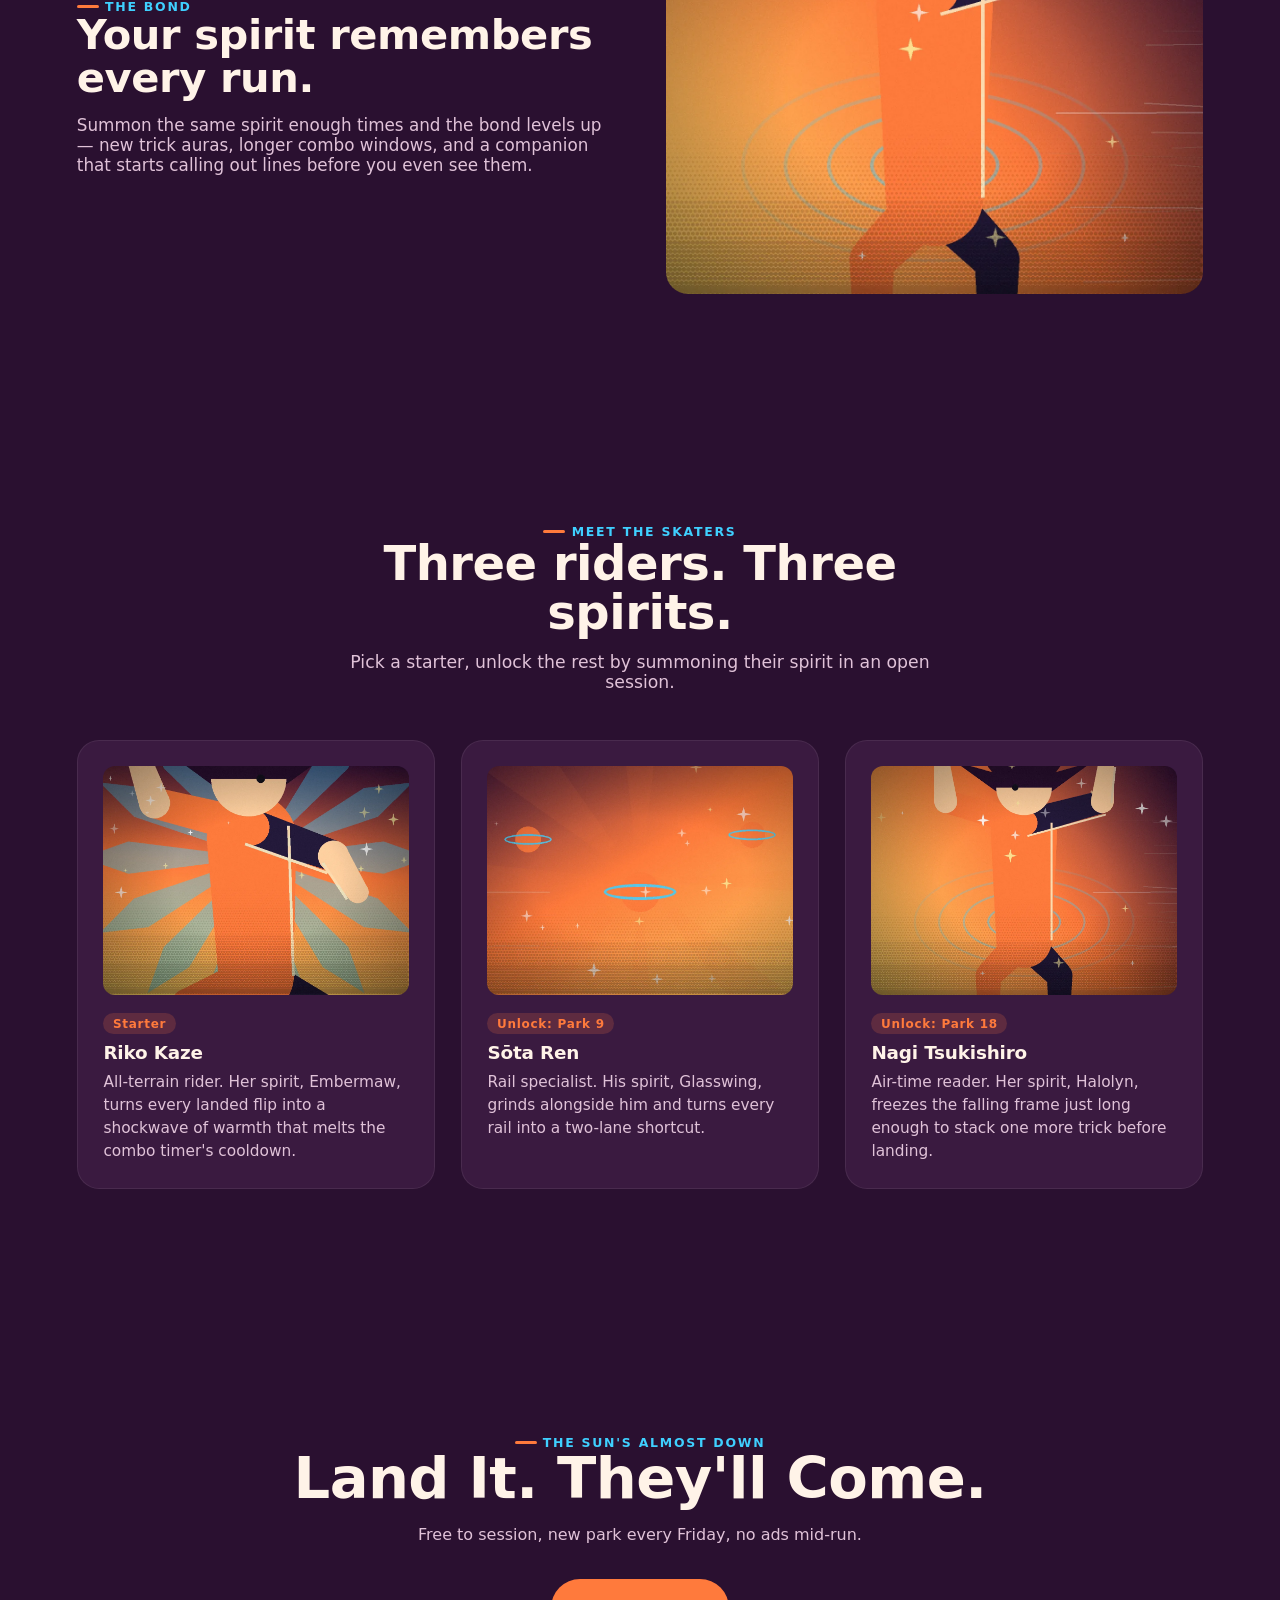
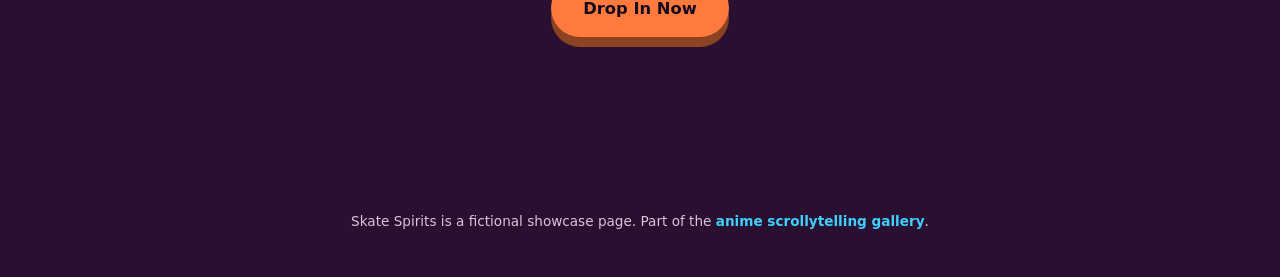
<file: pages/skate-spirits/index.html>
<!doctype html>
<html lang="en">
<head>
<meta charset="utf-8">
<meta name="viewport" content="width=device-width, initial-scale=1">
<title>Skate Spirits — Land It, Summon It</title>
<meta name="description" content="Skate Spirits: an urban skatepark-at-sunset game where every landed trick cracks open a portal and summons a spirit companion to ride with you.">
<link rel="stylesheet" href="assets/css/site.css">
<style>
  :root{
    --bg:#2a1030; --panel:#3a1a40; --accent:#ff7a3c; --accent2:#3fd0ff;
    --text:#fff3e8; --text-dim:#e0c2d8;
  }
  .hero{ background: radial-gradient(120% 90% at 50% 0%, #ff7a3c 0%, #b8305a 55%, #2a1030 100%); }
  .badge{ display:inline-block; padding:.3em .8em; border-radius:999px; background:color-mix(in srgb, var(--accent) 18%, transparent); color:var(--accent); font-weight:800; font-size:.75rem; letter-spacing:.06em; margin-bottom:.6rem; }

  .storyboard{ position:relative; }
  .sb-scene-wrap{ position:relative; height:180vh; }
  .sb-scene{ position:sticky; top:0; height:100svh; overflow:hidden; display:flex; align-items:center; justify-content:center; }
  .sb-scene img{ position:absolute; inset:0; width:100%; height:100%; object-fit:cover;
                 transform:scale(calc(1.06 - 0.06 * var(--scene-progress, 0))); transition:transform .05s linear; }
  .sb-scene .scrim{ position:absolute; inset:0; background:linear-gradient(180deg, rgba(42,16,48,.1), rgba(42,16,48,.8)); }
  .sb-scene .copy{ position:relative; z-index:2; text-align:center; padding:0 6vw; max-width:760px;
                    opacity:calc(0.15 + 0.85 * var(--scene-progress, 0));
                    transform:translateY(calc(26px - 26px * var(--scene-progress, 0))); }
  .sb-scene .copy .eyebrow{ justify-content:center; }
  .sb-scene .copy h2{ font-size:clamp(1.9rem, 5vw, 3.4rem); margin-top:.4rem; }
  .sb-scene .copy p{ color:var(--text-dim); margin-top:.8rem; font-size:1.08rem; }
  @media (prefers-reduced-motion: reduce){ .sb-scene img{ transform:none; } .sb-scene .copy{ opacity:1; transform:none; } }
</style>
</head>
<body>

<div class="scroll-bar" data-scroll-bar></div>
<nav class="nav" data-nav>
  <a class="brand" href="index.html">Skate <span>Spirits</span></a>
  <a class="home-link" href="../../index.html">&larr; All worlds</a>
</nav>

<header class="hero">
  <div class="hero-grid">
    <div data-reveal="left">
      <span class="eyebrow">Sunset session, first drop-in</span>
      <h1>Land It.<br>Summon It.</h1>
      <p class="tagline">Skate Spirits drops you into an empty park at golden hour. Stick a trick clean enough and the air cracks open — a spirit rolls out of the light and rides every line with you from then on.</p>
      <div class="cta-row">
        <a class="btn btn-primary" href="#cta">Drop In Now</a>
        <a class="btn btn-ghost" href="#story">Watch a Session</a>
      </div>
      <div class="stat-row">
        <div class="stat"><b>620K</b><span>tricks landed</span></div>
        <div class="stat"><b>310K</b><span>spirits summoned</span></div>
        <div class="stat"><b>26</b><span>parks unlocked</span></div>
      </div>
    </div>
    <div class="hero-art floaty" data-reveal="right" data-reveal-delay="150">
      <img src="assets/img/hero.webp" alt="A stylized skater silhouette mid-air over a sunset skatepark, spiky hair whipping back, teal spirit light rays and sparkles bursting behind them" width="1600" height="1000">
    </div>
  </div>
</header>

<div class="storyboard" id="story" data-scene-track>
  <div class="sb-scene-wrap">
    <div class="sb-scene">
      <img src="assets/img/panel-b.webp" alt="Empty urban skatepark bathed in orange sunset gradient, ramps and rails glowing at dusk">
      <div class="scrim"></div>
      <div class="copy">
        <span class="eyebrow">Scene one</span>
        <h2>The park's empty. The light's perfect.</h2>
        <p>Board down, wheels humming on warm concrete. Nobody's here yet — which means nobody's watching the trick you're about to land.</p>
      </div>
    </div>
  </div>
  <div class="sb-scene-wrap">
    <div class="sb-scene">
      <img src="assets/img/panel-a.webp" alt="Skater silhouette landing a trick with a burst of teal spirit energy cracking open behind them">
      <div class="scrim"></div>
      <div class="copy">
        <span class="eyebrow">Scene two</span>
        <h2>Clean landing. The air splits open.</h2>
        <p>A perfect three-sixty isn't just style — it's a key. Land it flush and a seam of teal light tears through the dusk right behind your back wheel.</p>
      </div>
    </div>
  </div>
  <div class="sb-scene-wrap">
    <div class="sb-scene">
      <img src="assets/img/panel-c.webp" alt="Skater dashing through swirling spirit light rings and sparkles alongside a glowing translucent companion">
      <div class="scrim"></div>
      <div class="copy">
        <span class="eyebrow">Scene three</span>
        <h2>Now you've got backup.</h2>
        <p>Your spirit rides your shoulder line, mirrors your grinds, and doubles your combo meter for the rest of the run. Dusk just got a lot more dangerous.</p>
      </div>
    </div>
  </div>
</div>

<section class="section">
  <div class="split" data-reveal data-parallax="0.06">
    <img src="assets/img/panel-b.webp" alt="Skatepark ramps glowing under an orange-to-violet dusk sky" loading="lazy">
    <div>
      <span class="eyebrow">The trick system</span>
      <h2>Every gap has a spirit hiding in it.</h2>
      <p>Twenty-six hand-built parks, each seeded with hidden trick lines that only crack open when you chain a flip, a grind, and a stall without touching the ground twice. Find the seam before the sun sets.</p>
    </div>
  </div>
</section>

<section class="section" style="padding-top:0">
  <div class="split rev" data-reveal>
    <img src="assets/img/panel-c.webp" alt="Skater and translucent teal spirit companion dashing together through rings of light" loading="lazy">
    <div>
      <span class="eyebrow">The bond</span>
      <h2>Your spirit remembers every run.</h2>
      <p>Summon the same spirit enough times and the bond levels up — new trick auras, longer combo windows, and a companion that starts calling out lines before you even see them.</p>
    </div>
  </div>
</section>

<section class="section">
  <div class="section-head" data-reveal>
    <span class="eyebrow">Meet the skaters</span>
    <h2>Three riders. Three spirits.</h2>
    <p>Pick a starter, unlock the rest by summoning their spirit in an open session.</p>
  </div>
  <div class="panel-grid">
    <div class="panel" data-reveal data-reveal-delay="0">
      <img src="assets/img/panel-a.webp" alt="Starter skater mid-trick with a burst of spirit energy" loading="lazy">
      <span class="badge">Starter</span>
      <h3>Riko Kaze</h3>
      <p>All-terrain rider. Her spirit, Embermaw, turns every landed flip into a shockwave of warmth that melts the combo timer's cooldown.</p>
    </div>
    <div class="panel" data-reveal data-reveal-delay="80">
      <img src="assets/img/panel-b.webp" alt="Sunset skatepark glowing at dusk" loading="lazy">
      <span class="badge">Unlock: Park 9</span>
      <h3>Sōta Ren</h3>
      <p>Rail specialist. His spirit, Glasswing, grinds alongside him and turns every rail into a two-lane shortcut.</p>
    </div>
    <div class="panel" data-reveal data-reveal-delay="160">
      <img src="assets/img/panel-c.webp" alt="Skater dashing through teal spirit light rings" loading="lazy">
      <span class="badge">Unlock: Park 18</span>
      <h3>Nagi Tsukishiro</h3>
      <p>Air-time reader. Her spirit, Halolyn, freezes the falling frame just long enough to stack one more trick before landing.</p>
    </div>
  </div>
</section>

<section class="cta-band">
  <div data-reveal="scale">
    <span class="eyebrow" style="justify-content:center">The sun's almost down</span>
    <h2 id="cta">Land It. They'll Come.</h2>
    <p>Free to session, new park every Friday, no ads mid-run.</p>
    <a class="btn btn-primary" href="#cta">Drop In Now</a>
  </div>
</section>

<footer>
  Skate Spirits is a fictional showcase page. Part of the <a href="../../index.html">anime scrollytelling gallery</a>.
</footer>

<script src="assets/js/reveal.js"></script>
</body>
</html>
</file>
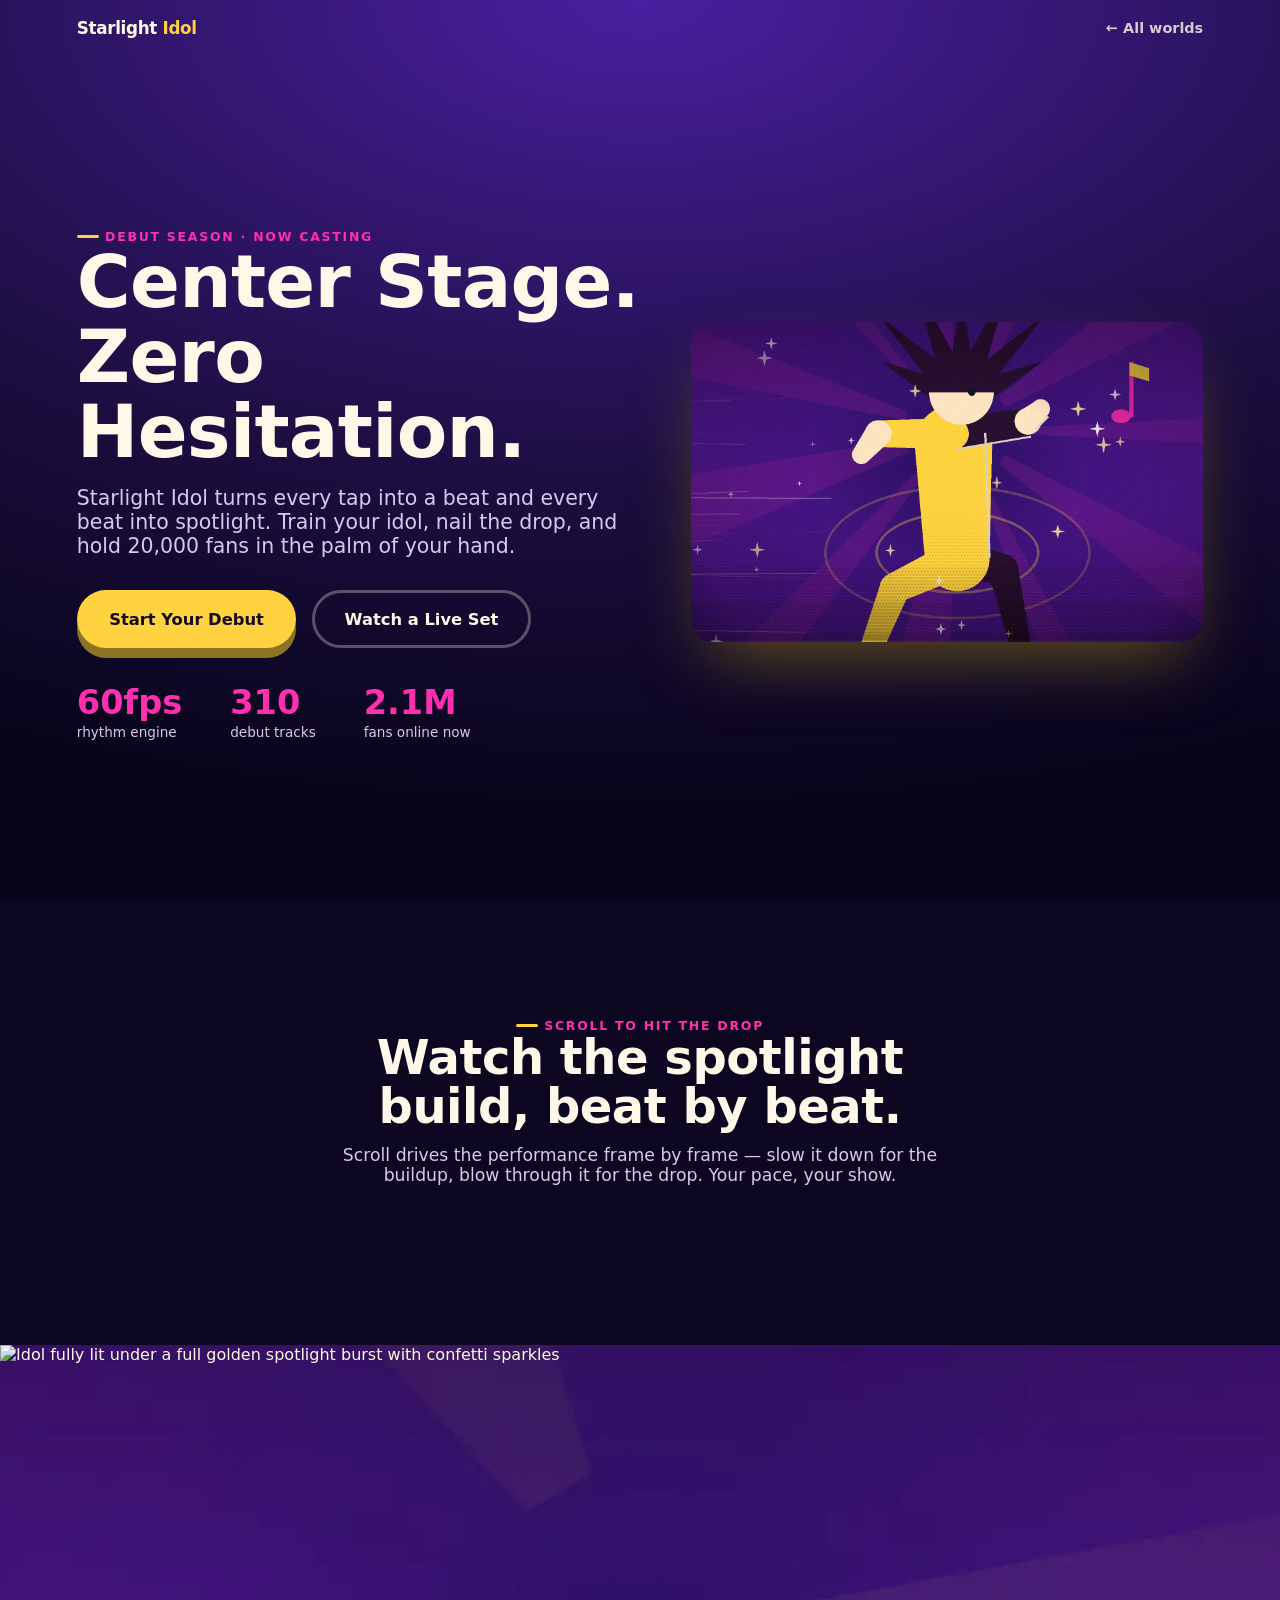
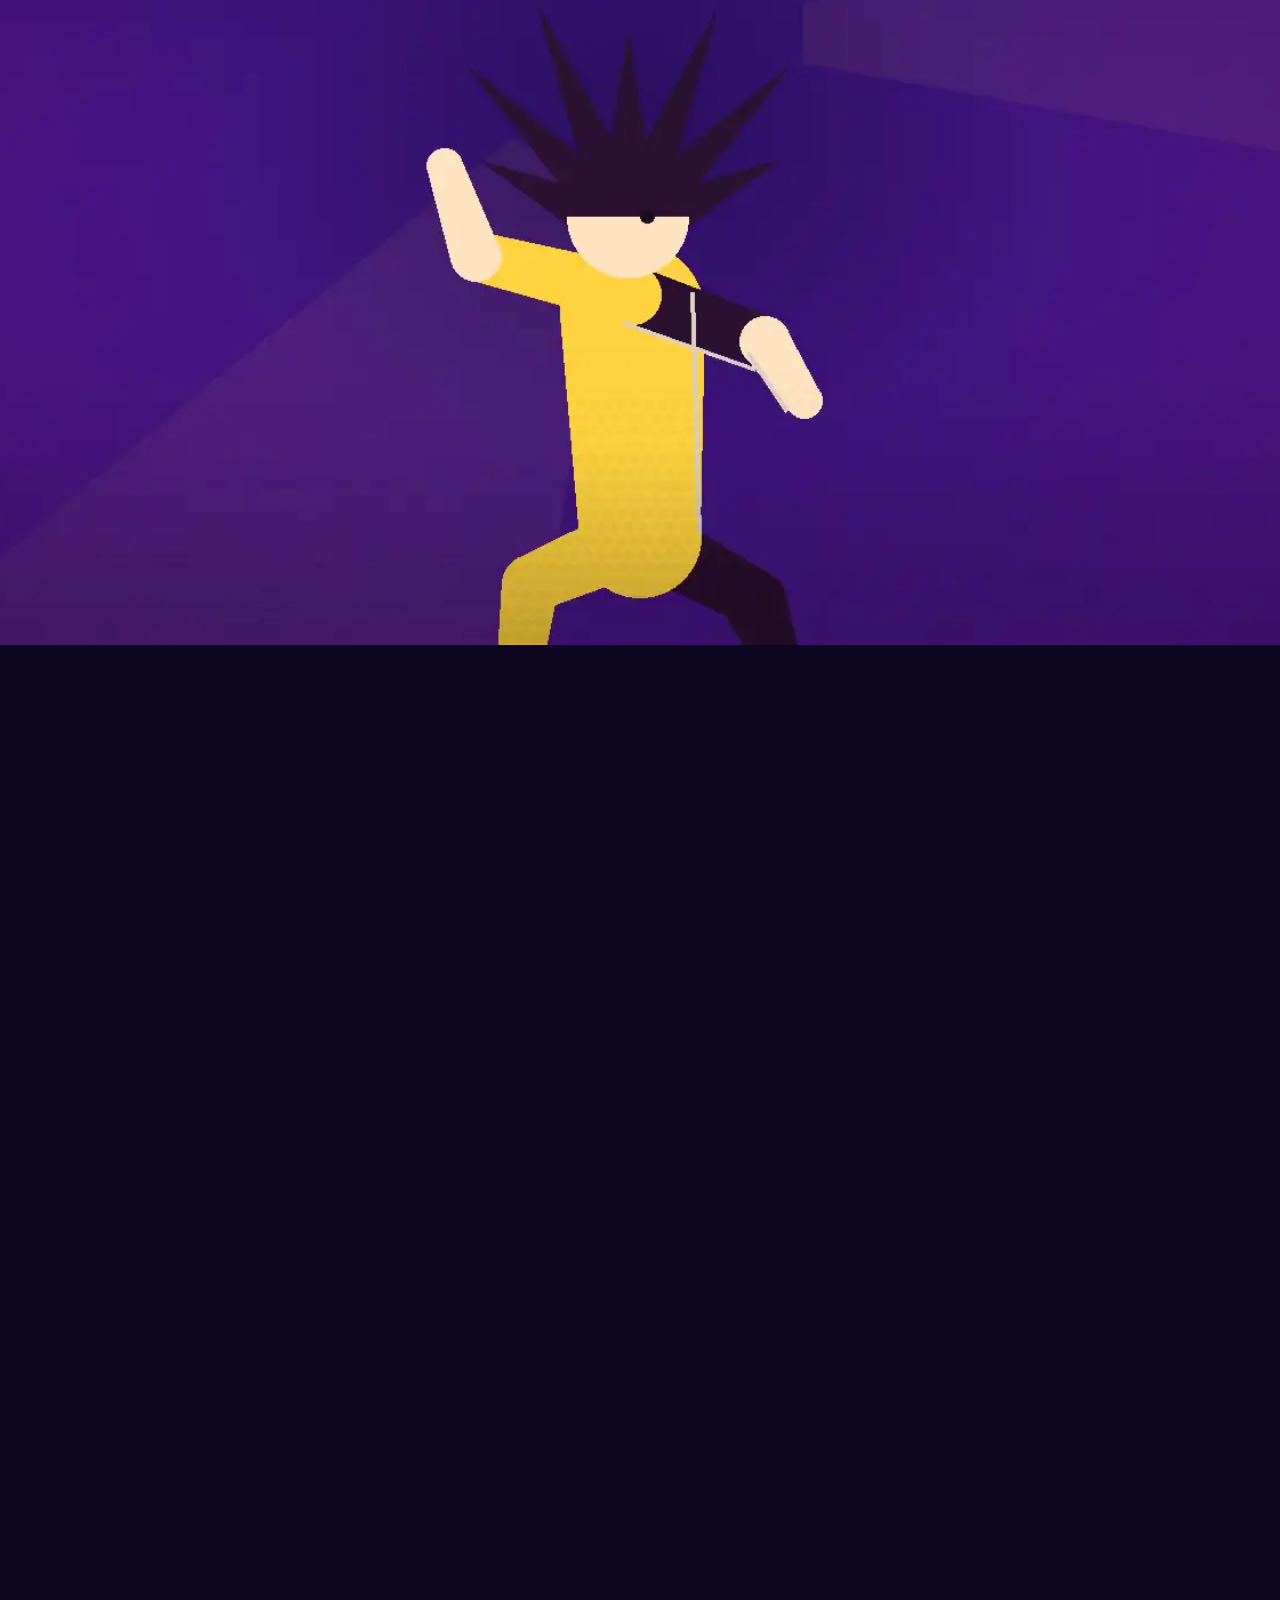
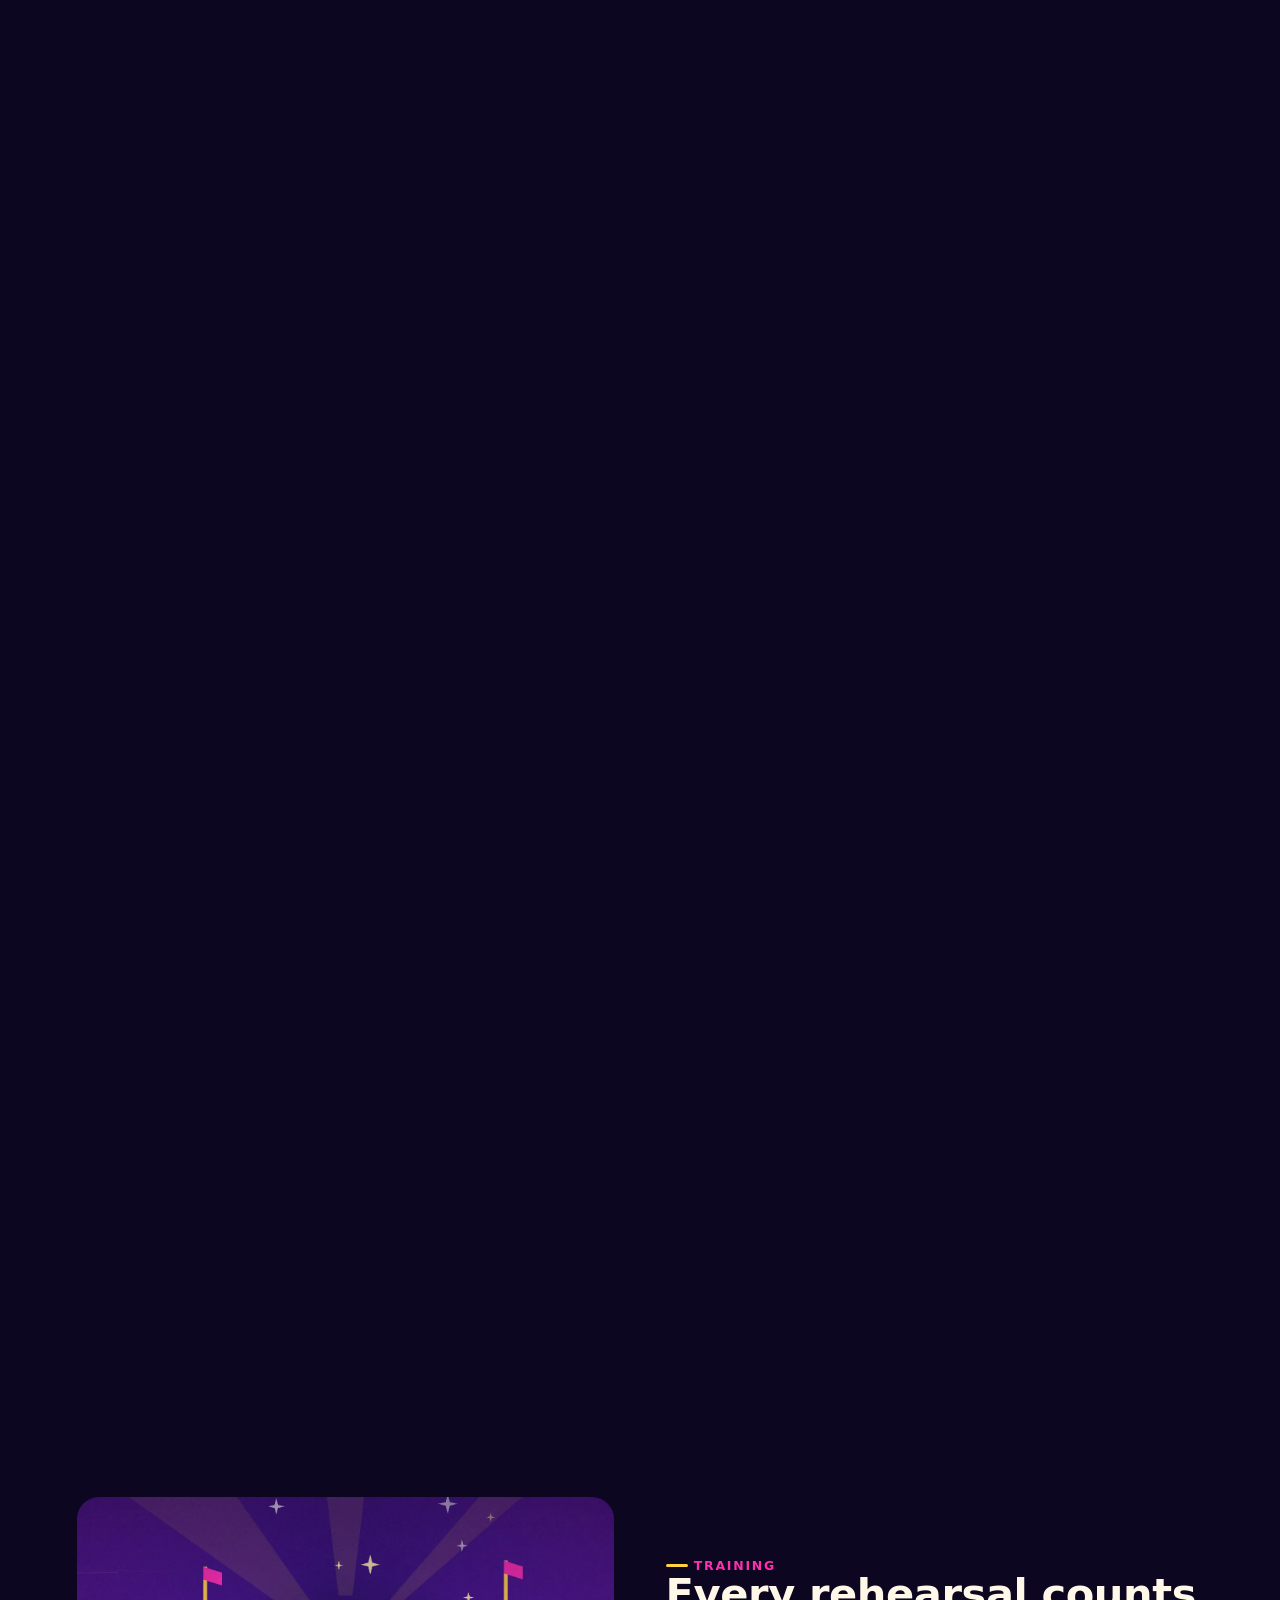
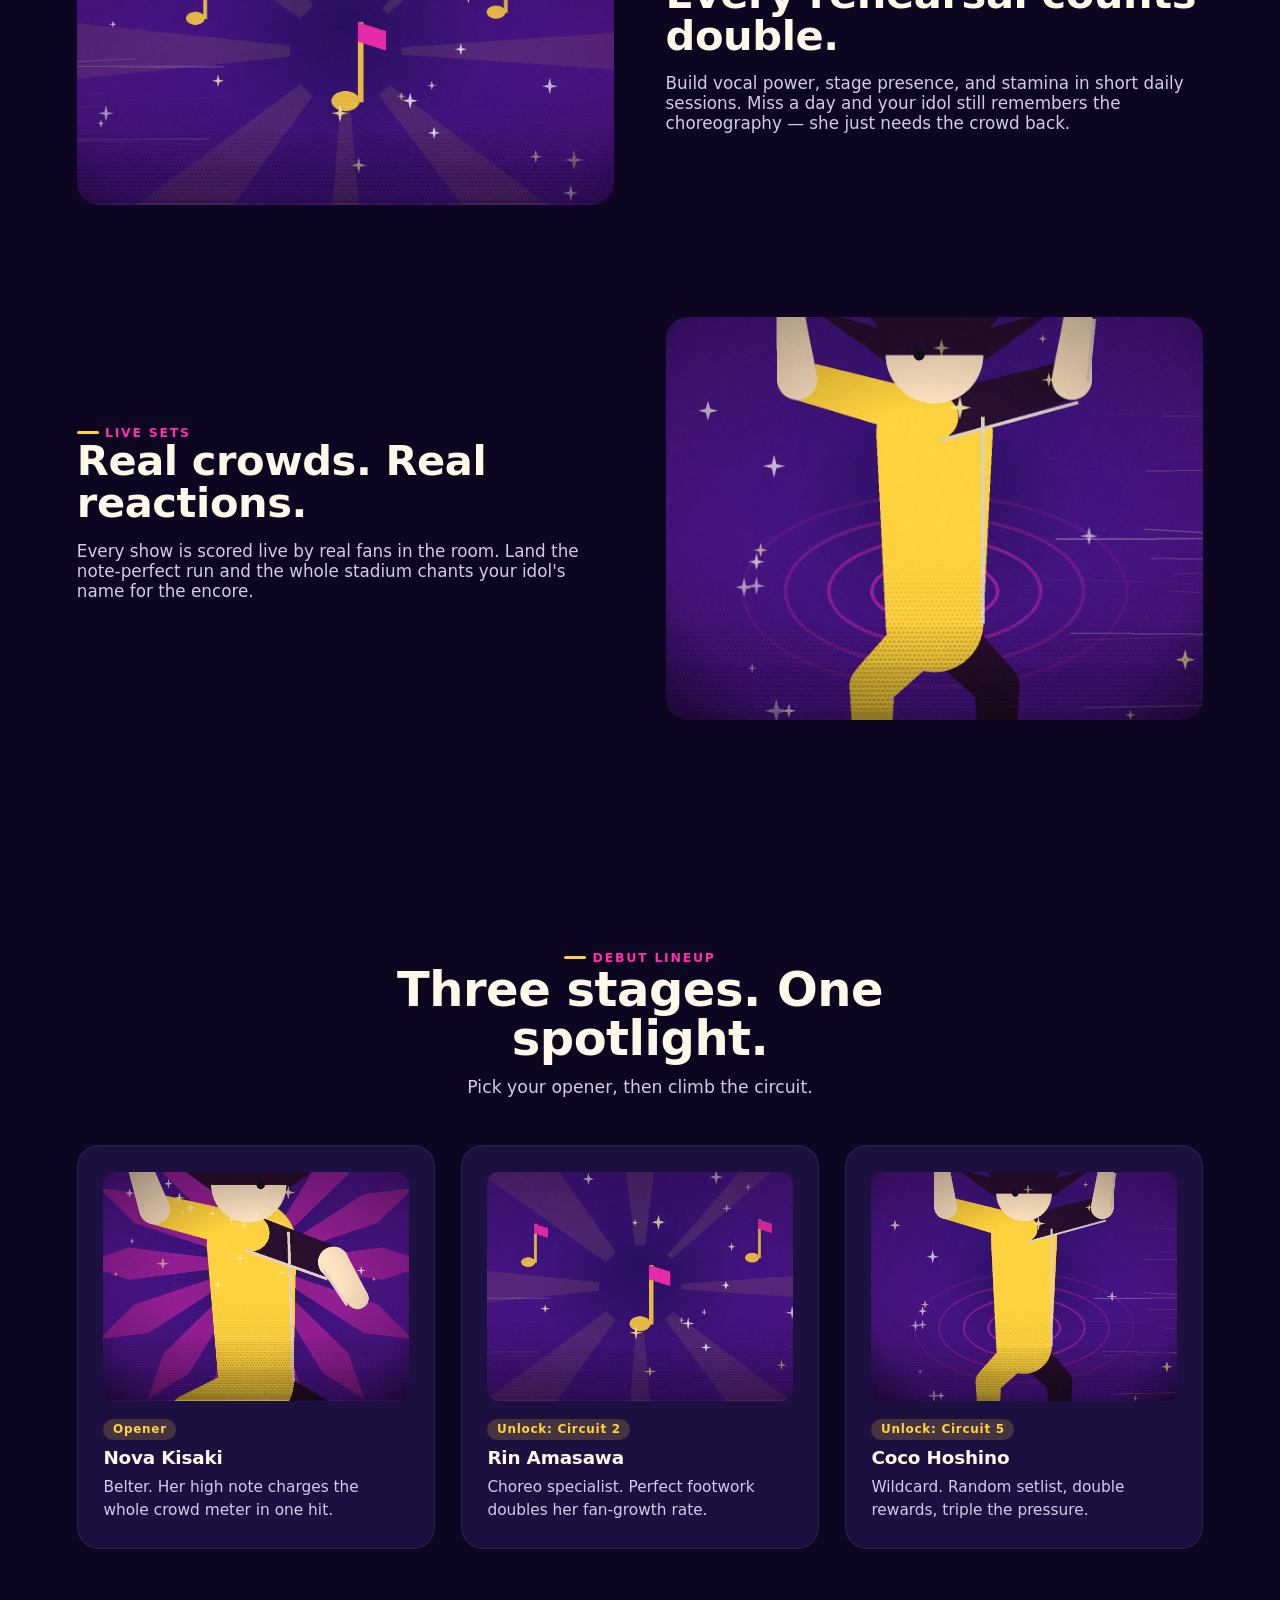
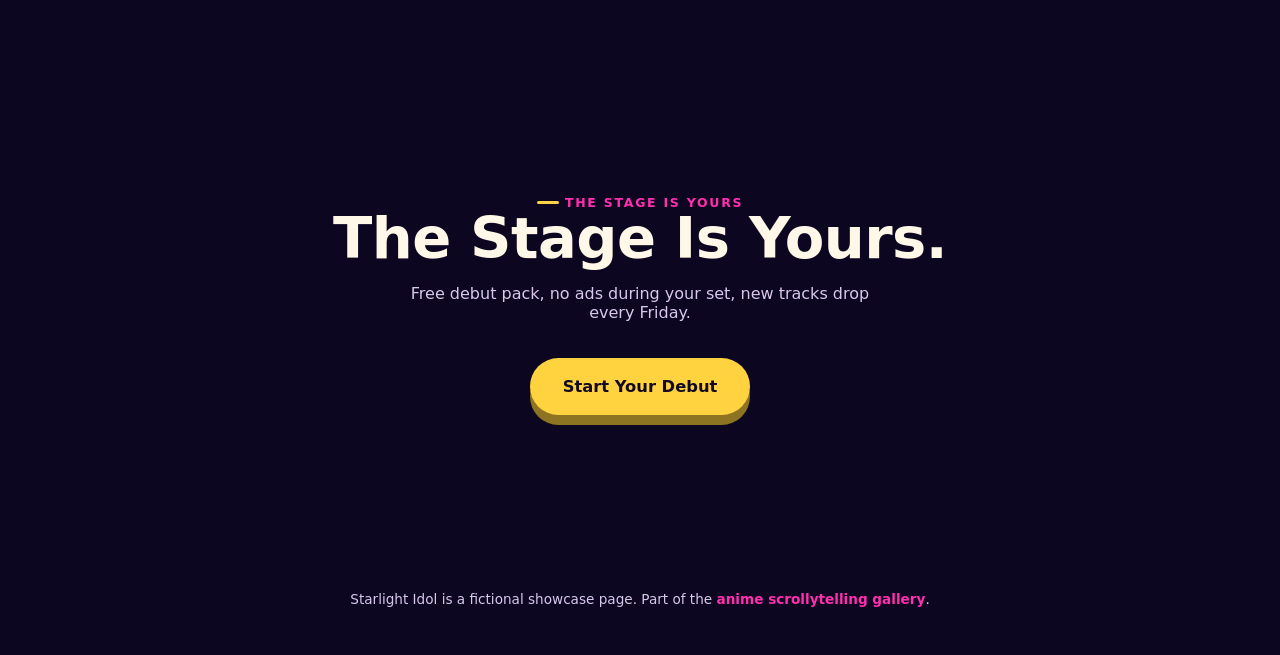
<file: pages/starlight-idol/index.html>
<!doctype html>
<html lang="en">
<head>
<meta charset="utf-8">
<meta name="viewport" content="width=device-width, initial-scale=1">
<title>Starlight Idol — Center Stage, Zero Hesitation</title>
<meta name="description" content="Starlight Idol: a rhythm-debut app where every tap builds your spotlight. Center stage, full spotlight, zero hesitation.">
<link rel="stylesheet" href="assets/css/site.css">
<style>
  :root{
    --bg:#0c0620; --panel:#1c1040; --accent:#ffd23f; --accent2:#ff2fb0;
    --text:#fff8e8; --text-dim:#d8c8ec;
  }
  .hero{ background: radial-gradient(120% 90% at 50% 0%, #4a1fa0 0%, #1c0e40 60%, #08041a 100%); }
  .badge{ display:inline-block; padding:.3em .8em; border-radius:999px; background:color-mix(in srgb, var(--accent) 18%, transparent); color:var(--accent); font-weight:800; font-size:.75rem; letter-spacing:.06em; margin-bottom:.6rem; }
</style>
</head>
<body>

<div class="scroll-bar" data-scroll-bar></div>
<nav class="nav" data-nav>
  <a class="brand" href="index.html">Starlight <span>Idol</span></a>
  <a class="home-link" href="../../index.html">&larr; All worlds</a>
</nav>

<header class="hero">
  <div class="hero-grid">
    <div data-reveal="left">
      <span class="eyebrow">Debut season · Now casting</span>
      <h1>Center Stage.<br>Zero Hesitation.</h1>
      <p class="tagline">Starlight Idol turns every tap into a beat and every beat into spotlight. Train your idol, nail the drop, and hold 20,000 fans in the palm of your hand.</p>
      <div class="cta-row">
        <a class="btn btn-primary" href="#debut">Start Your Debut</a>
        <a class="btn btn-ghost" href="#watch">Watch a Live Set</a>
      </div>
      <div class="stat-row">
        <div class="stat"><b>60fps</b><span>rhythm engine</span></div>
        <div class="stat"><b>310</b><span>debut tracks</span></div>
        <div class="stat"><b>2.1M</b><span>fans online now</span></div>
      </div>
    </div>
    <div class="hero-art floaty" data-reveal="right" data-reveal-delay="150">
      <img src="assets/img/hero.webp" alt="An idol mid-performance under a golden spotlight burst, arms raised" width="1600" height="1000">
    </div>
  </div>
</header>

<section class="section" id="watch">
  <div class="section-head" data-reveal>
    <span class="eyebrow">Scroll to hit the drop</span>
    <h2>Watch the spotlight build, beat by beat.</h2>
    <p>Scroll drives the performance frame by frame — slow it down for the buildup, blow through it for the drop. Your pace, your show.</p>
  </div>
</section>

<section class="gss-track" data-scene-track>
  <div class="gss-sticky">
    <canvas class="gss-canvas" hidden></canvas>
    <img class="gss-poster" alt="Idol fully lit under a full golden spotlight burst with confetti sparkles" hidden>
    <div class="gss-progress" aria-live="polite">0%</div>
  </div>
</section>

<style>
  .gss-track{ position:relative; height:360vh; }
  .gss-sticky{ position:sticky; top:0; height:100svh; overflow:hidden; background:#08041a; }
  .gss-canvas{ position:absolute; inset:0; width:100%; height:100%; display:block; }
  .gss-poster{ position:absolute; inset:0; width:100%; height:100%; object-fit:cover; display:block; }
  .gss-progress{ position:absolute; left:50%; bottom:2.4rem; transform:translateX(-50%);
                 font:800 .85rem/1 var(--font); letter-spacing:.08em; color:#fff; mix-blend-mode:difference; }
  @media (prefers-reduced-motion: reduce){ .gss-track{ height:100svh; } .gss-progress{ display:none; } }
</style>

<section class="section">
  <div class="split" data-reveal>
    <img src="assets/img/panel-b.webp" alt="Concert stage with layered spotlight rays and musical emblem" loading="lazy">
    <div>
      <span class="eyebrow">Training</span>
      <h2>Every rehearsal counts double.</h2>
      <p>Build vocal power, stage presence, and stamina in short daily sessions. Miss a day and your idol still remembers the choreography — she just needs the crowd back.</p>
    </div>
  </div>
</section>

<section class="section" style="padding-top:0">
  <div class="split rev" data-reveal>
    <img src="assets/img/panel-c.webp" alt="Idol mid-dash through rings of golden light" loading="lazy">
    <div>
      <span class="eyebrow">Live sets</span>
      <h2>Real crowds. Real reactions.</h2>
      <p>Every show is scored live by real fans in the room. Land the note-perfect run and the whole stadium chants your idol's name for the encore.</p>
    </div>
  </div>
</section>

<section class="section">
  <div class="section-head" data-reveal>
    <span class="eyebrow">Debut lineup</span>
    <h2>Three stages. One spotlight.</h2>
    <p>Pick your opener, then climb the circuit.</p>
  </div>
  <div class="panel-grid">
    <div class="panel" data-reveal data-reveal-delay="0">
      <img src="assets/img/panel-a.webp" alt="Idol close-up mid power pose with impact burst" loading="lazy">
      <span class="badge">Opener</span>
      <h3>Nova Kisaki</h3>
      <p>Belter. Her high note charges the whole crowd meter in one hit.</p>
    </div>
    <div class="panel" data-reveal data-reveal-delay="80">
      <img src="assets/img/panel-b.webp" alt="Stage rays and musical note emblem" loading="lazy">
      <span class="badge">Unlock: Circuit 2</span>
      <h3>Rin Amasawa</h3>
      <p>Choreo specialist. Perfect footwork doubles her fan-growth rate.</p>
    </div>
    <div class="panel" data-reveal data-reveal-delay="160">
      <img src="assets/img/panel-c.webp" alt="Idol dashing forward through light rings" loading="lazy">
      <span class="badge">Unlock: Circuit 5</span>
      <h3>Coco Hoshino</h3>
      <p>Wildcard. Random setlist, double rewards, triple the pressure.</p>
    </div>
  </div>
</section>

<section class="cta-band">
  <div data-reveal="scale">
    <span class="eyebrow" style="justify-content:center">The stage is yours</span>
    <h2 id="debut">The Stage Is Yours.</h2>
    <p>Free debut pack, no ads during your set, new tracks drop every Friday.</p>
    <a class="btn btn-primary" href="#debut">Start Your Debut</a>
  </div>
</section>

<footer>
  Starlight Idol is a fictional showcase page. Part of the <a href="../../index.html">anime scrollytelling gallery</a>.
</footer>

<script type="module">
  import { initGSS } from './assets/js/scrubber.js';
  var track = document.querySelector('.gss-track');
  initGSS({
    manifestUrl: 'assets/frames/manifest.json',
    track: track,
    canvas: track.querySelector('.gss-canvas'),
    poster: track.querySelector('.gss-poster'),
    progressEl: track.querySelector('.gss-progress'),
  });
</script>
<script src="assets/js/reveal.js"></script>
</body>
</html>
</file>
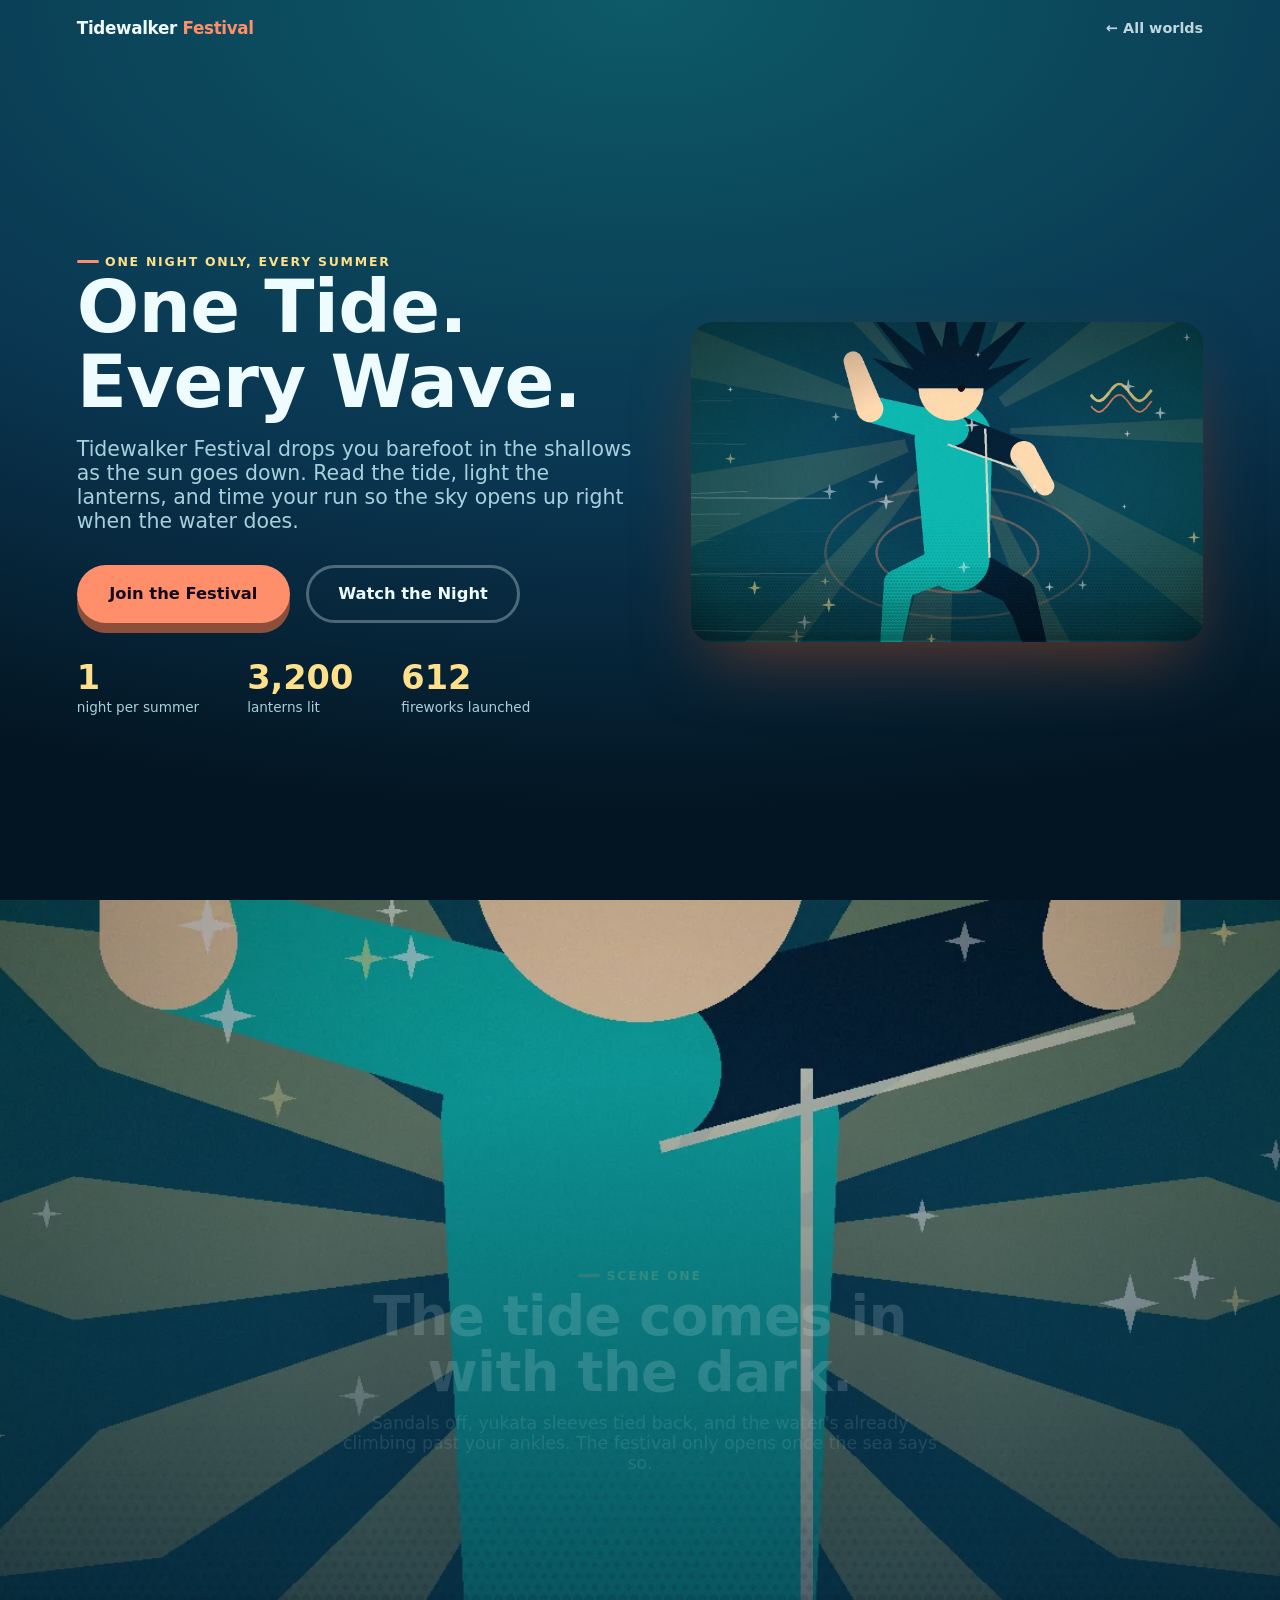
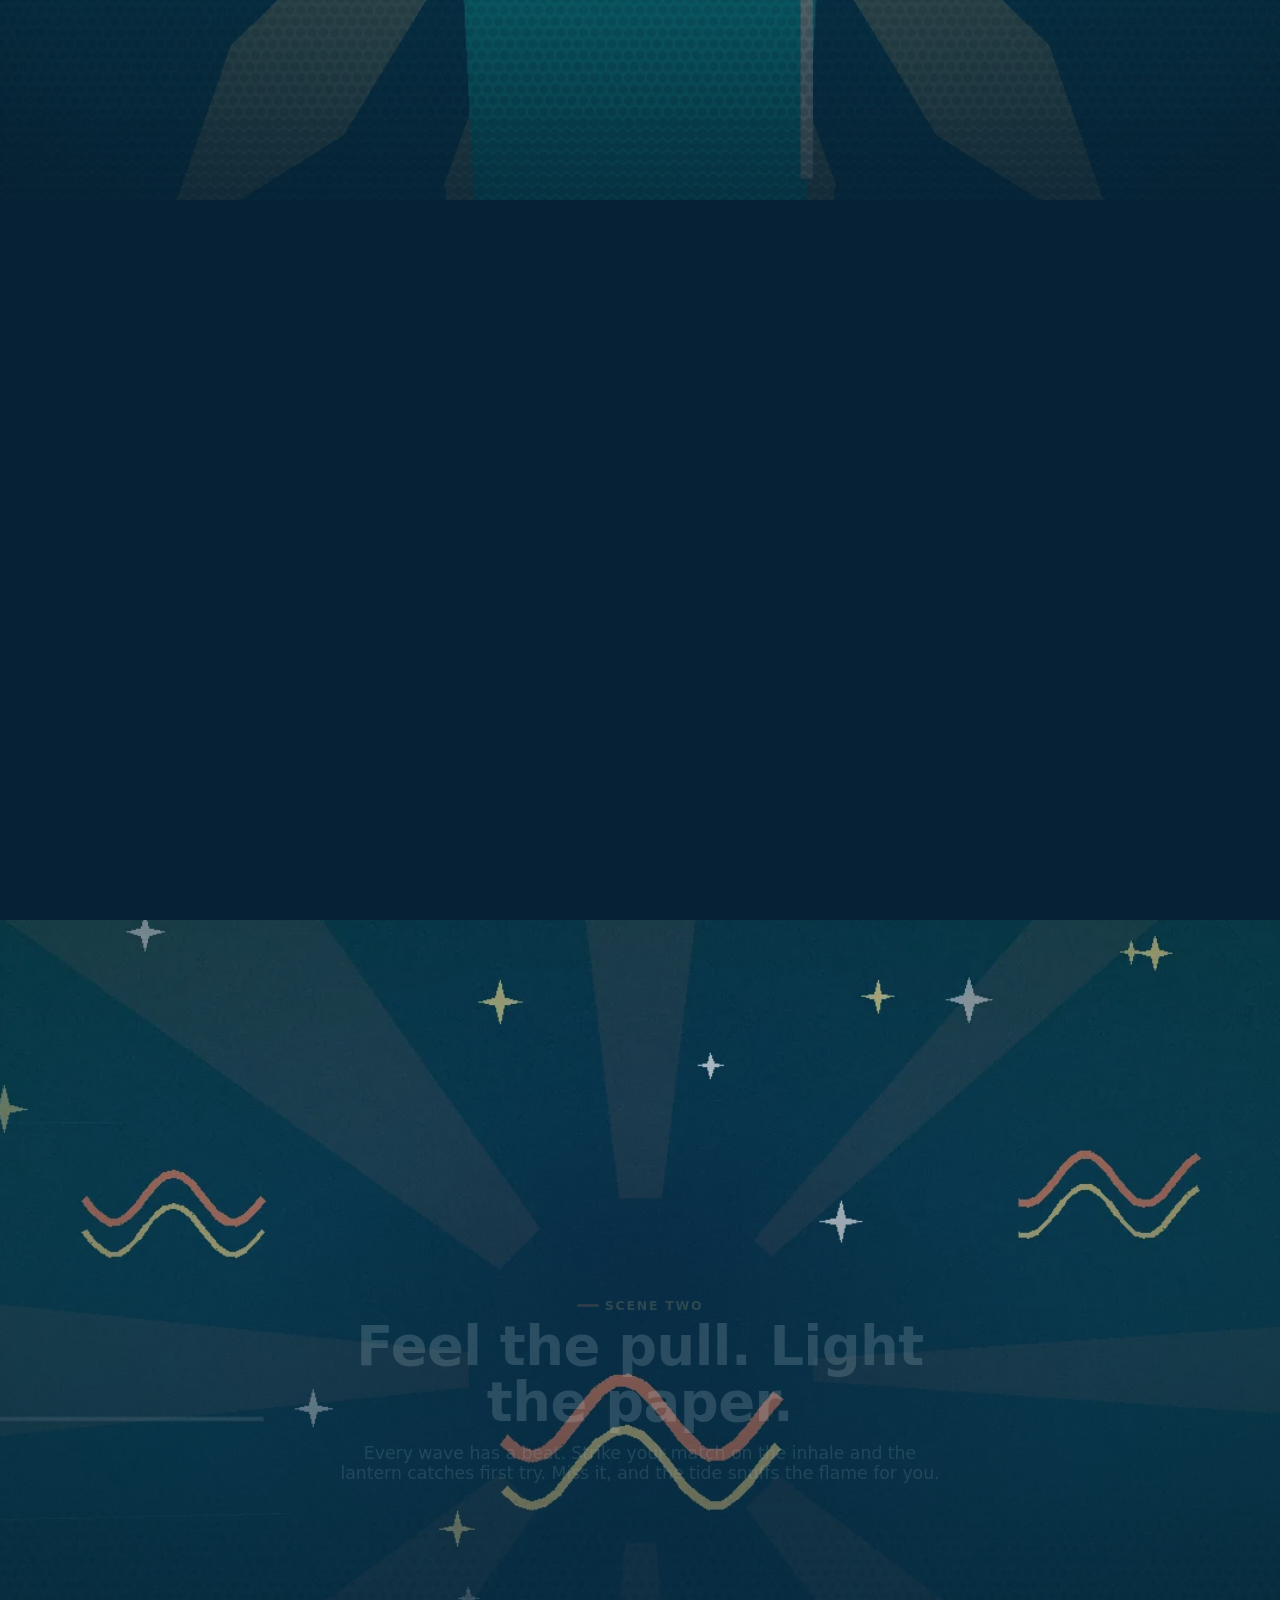
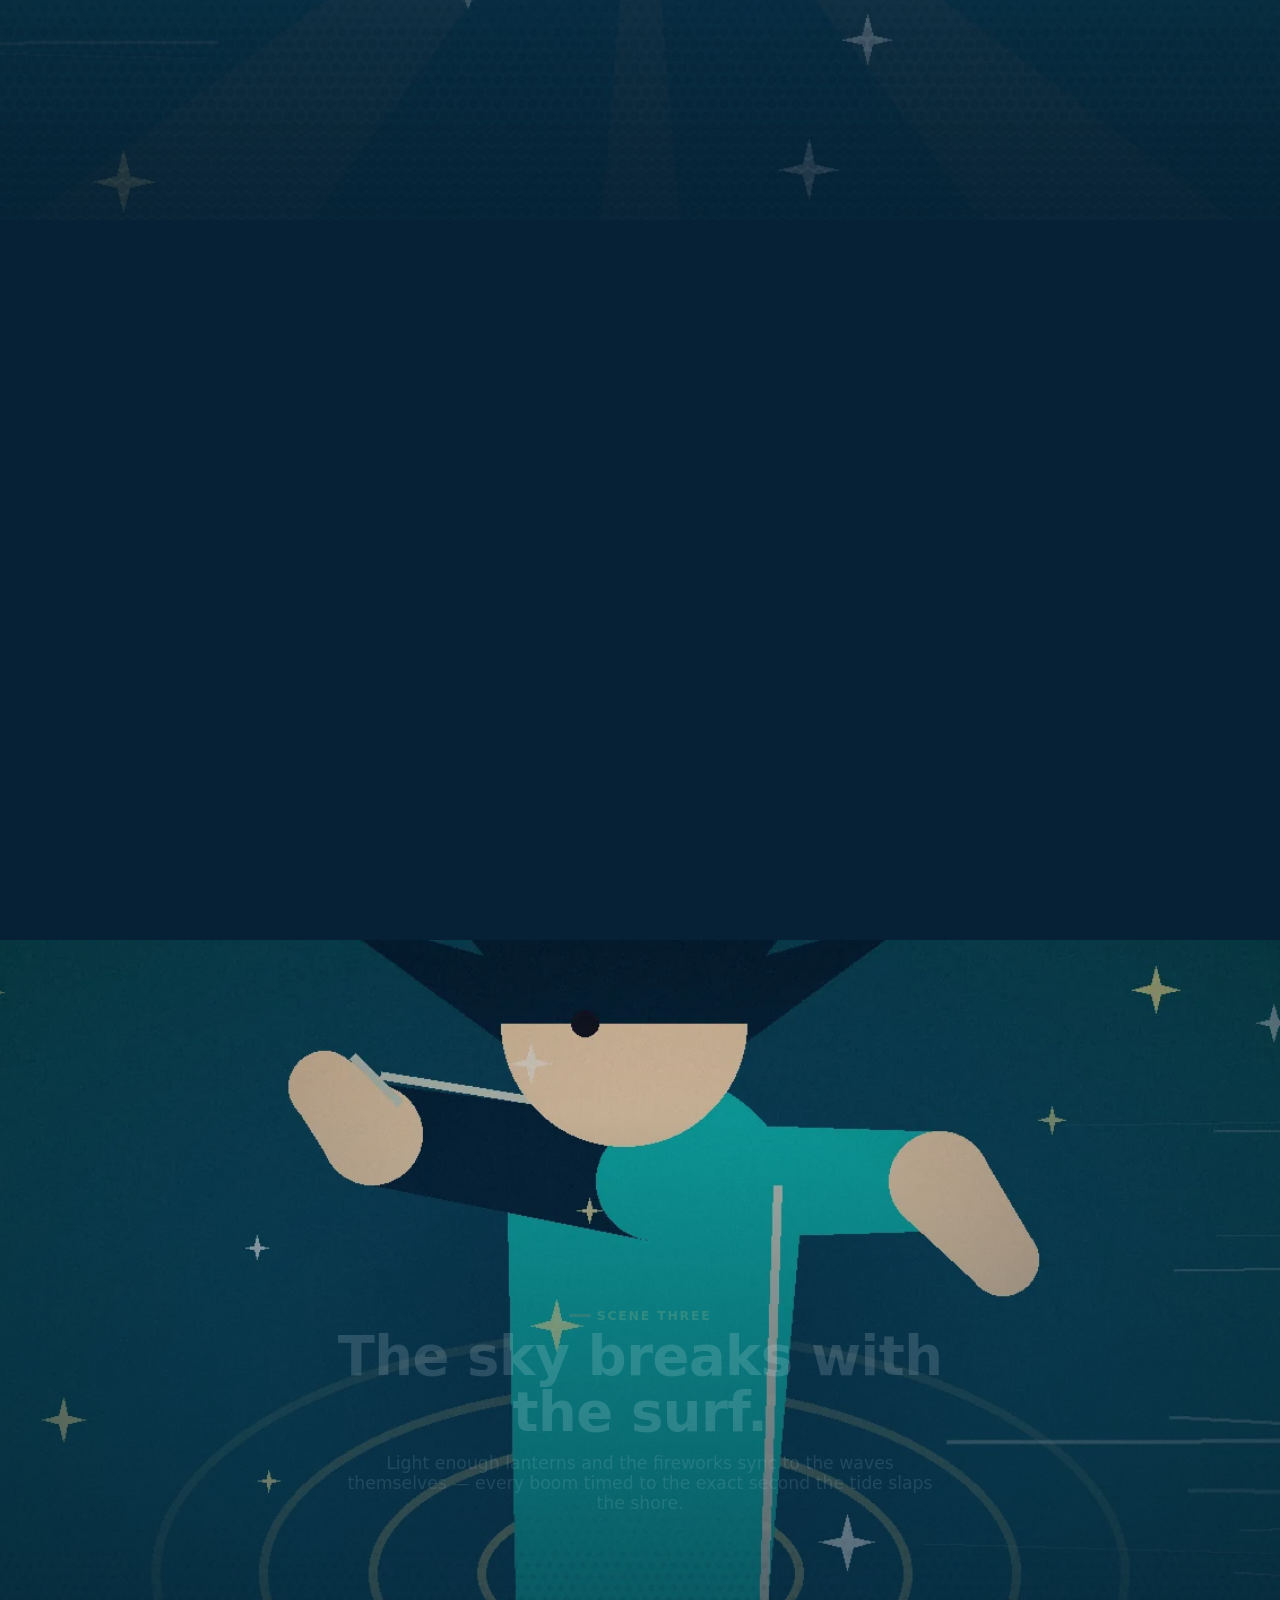
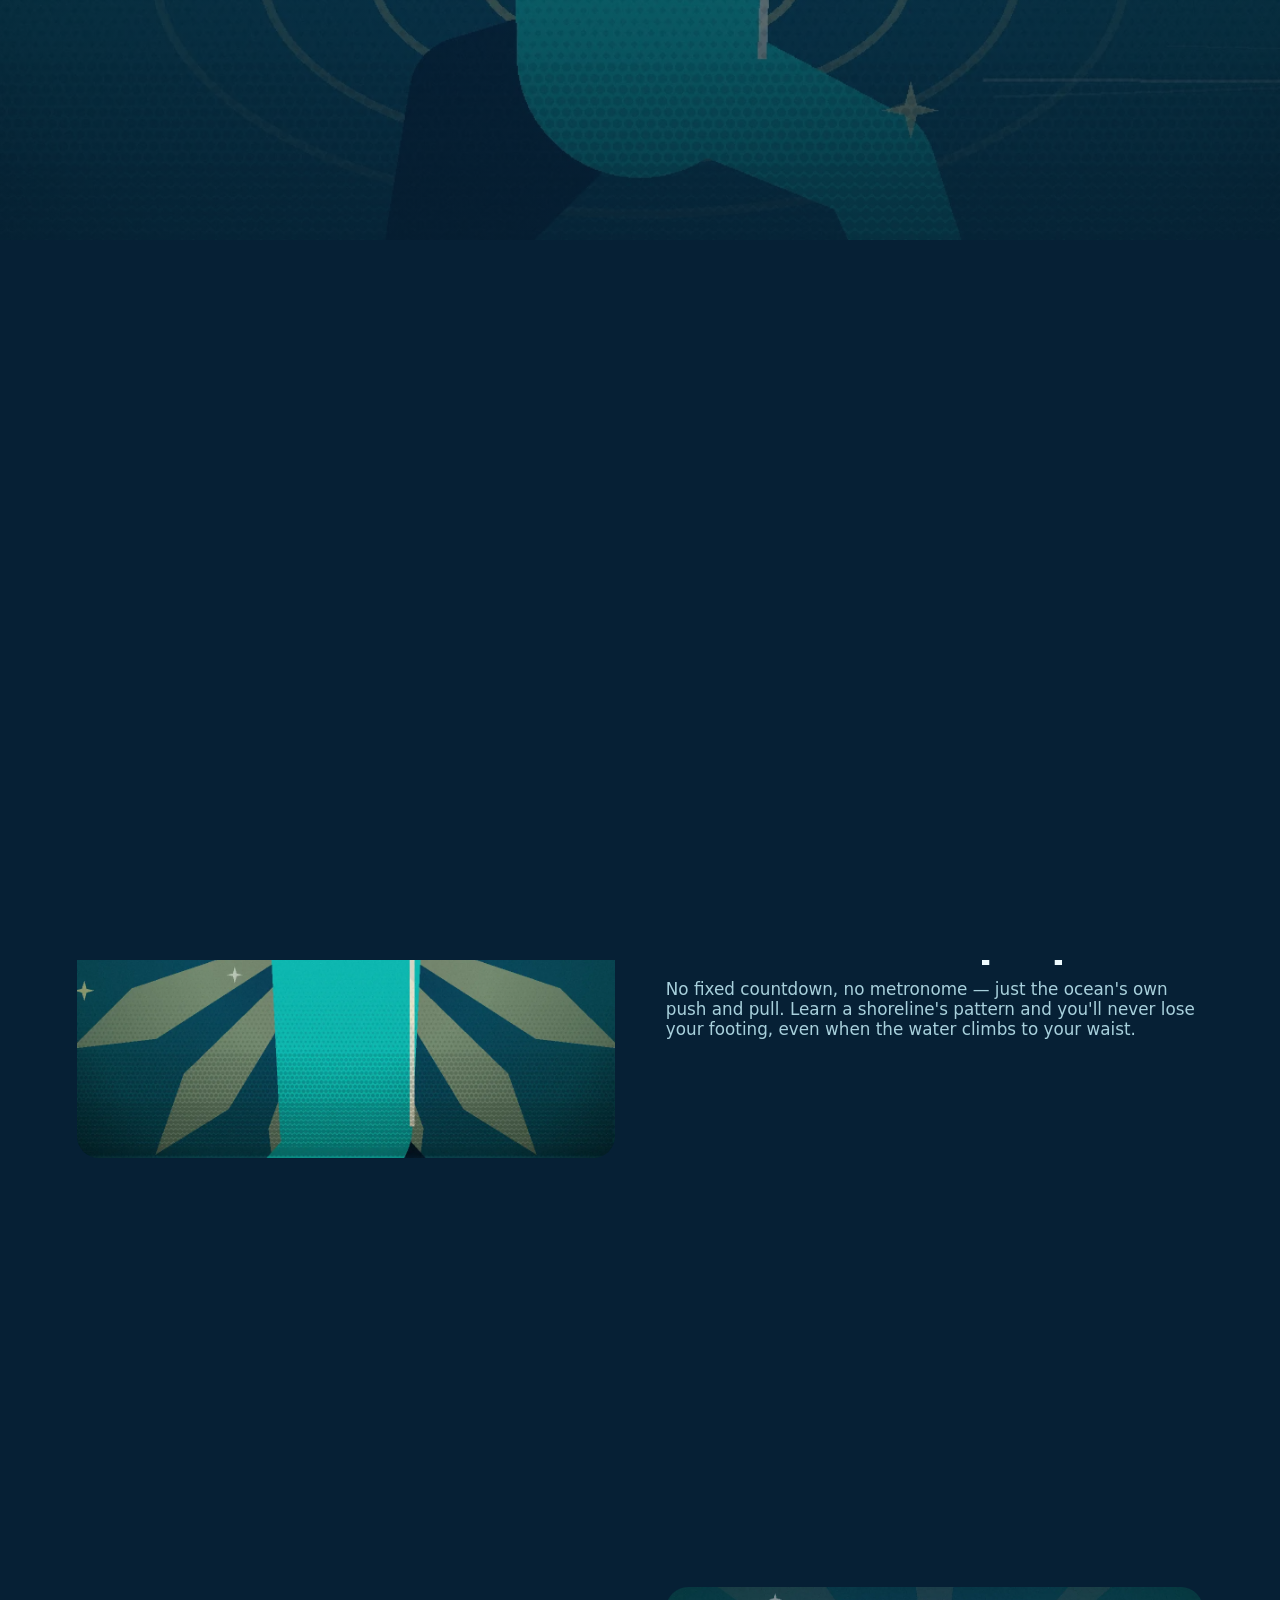
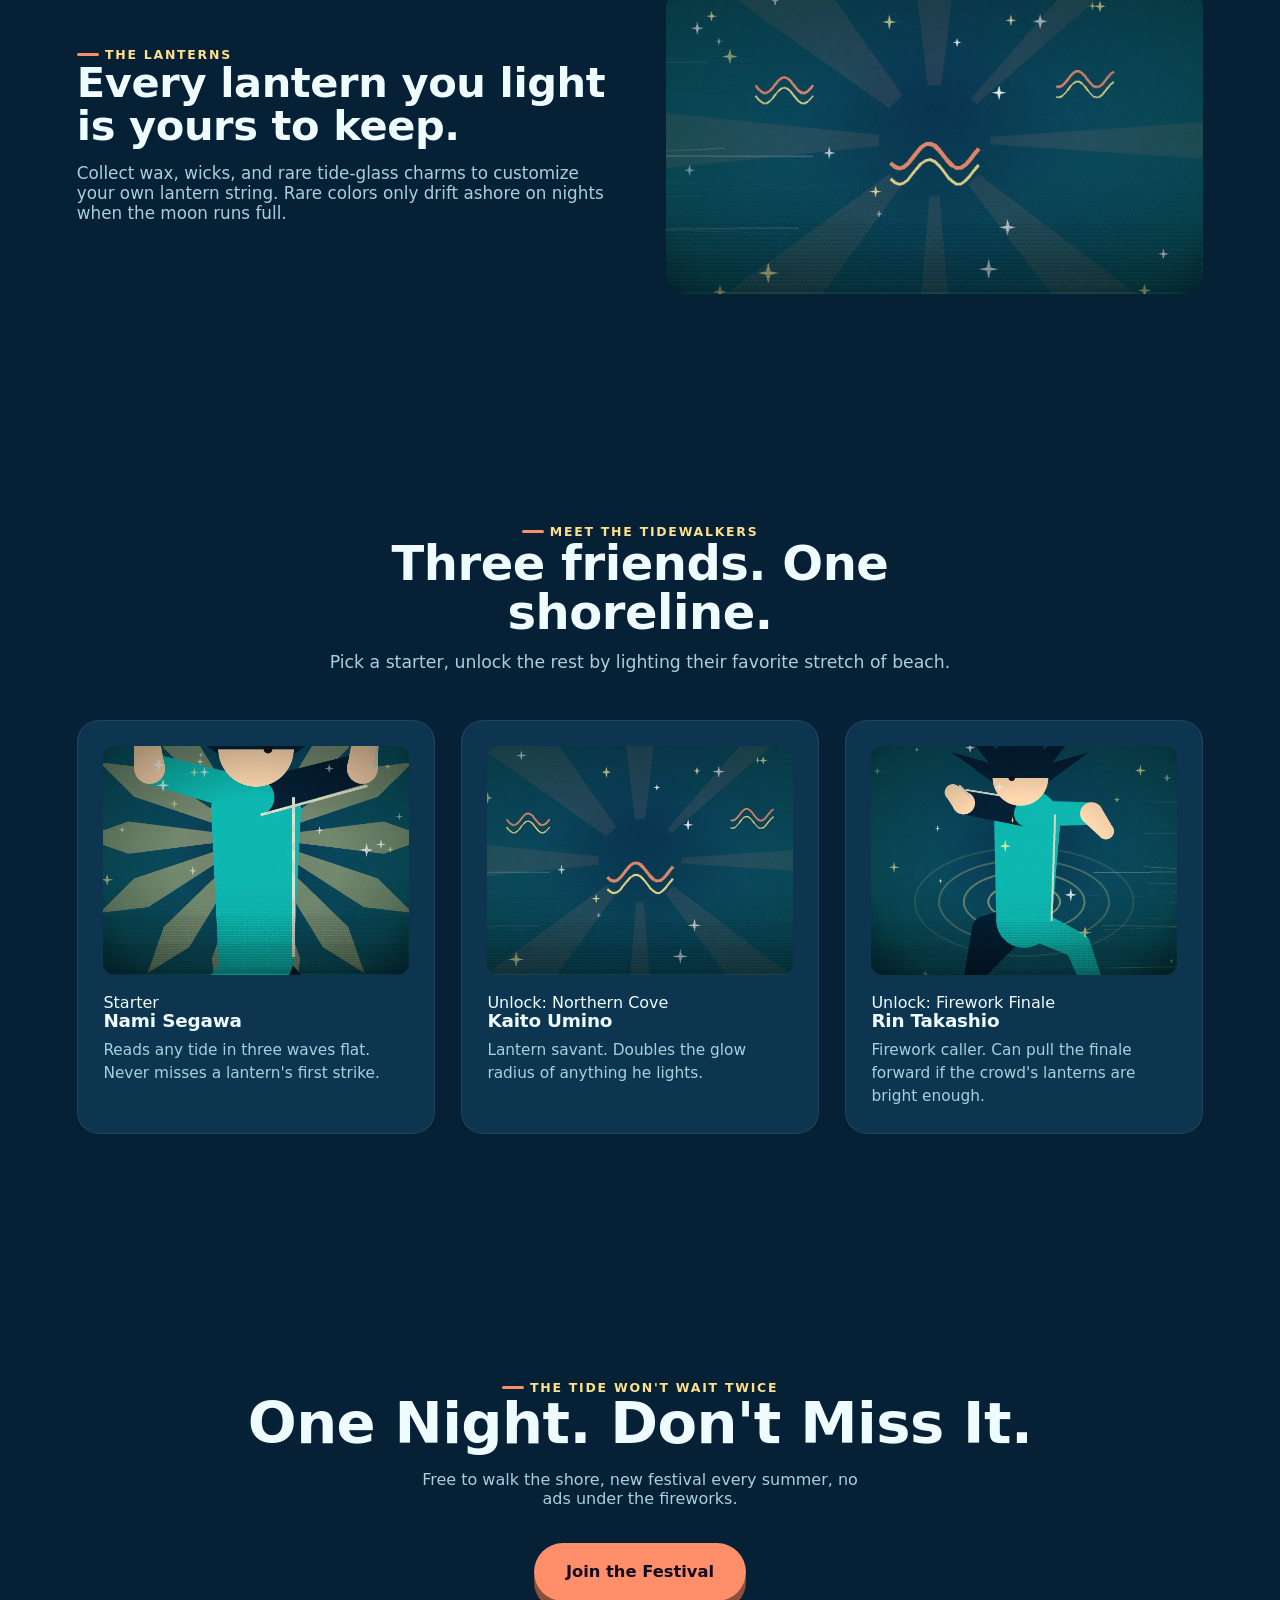
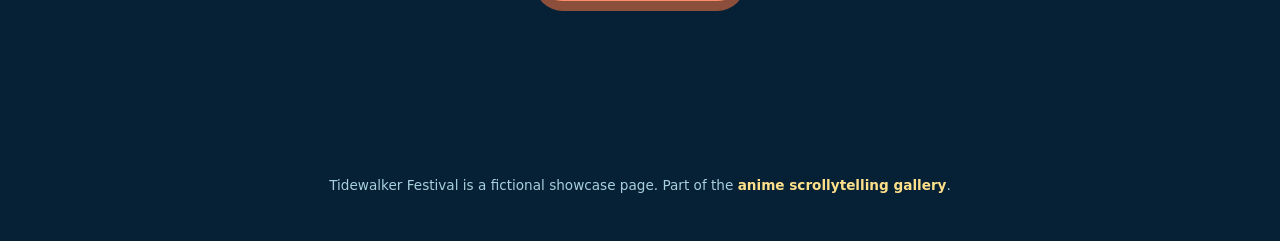
<file: pages/tidewalker-festival/index.html>
<!doctype html>
<html lang="en">
<head>
<meta charset="utf-8">
<meta name="viewport" content="width=device-width, initial-scale=1">
<title>Tidewalker Festival — One Night, Every Wave</title>
<meta name="description" content="Tidewalker Festival: a summer beach-festival game where you catch the tide's rhythm, light the lanterns, and set the sky on fire — one special night only.">
<link rel="stylesheet" href="assets/css/site.css">
<style>
  :root{
    --bg:#062035; --panel:#0e3550; --accent:#ff8f6b; --accent2:#ffe08a;
    --text:#eefbff; --text-dim:#a8d0dc;
  }
  .hero{ background: radial-gradient(120% 90% at 50% 0%, #0d5a68 0%, #0a3550 60%, #031522 100%); }

  .storyboard{ position:relative; }
  .sb-scene-wrap{ position:relative; height:180vh; }
  .sb-scene{ position:sticky; top:0; height:100svh; overflow:hidden; display:flex; align-items:center; justify-content:center; }
  .sb-scene img{ position:absolute; inset:0; width:100%; height:100%; object-fit:cover;
                 transform:scale(calc(1.06 - 0.06 * var(--scene-progress, 0))); transition:transform .05s linear; }
  .sb-scene .scrim{ position:absolute; inset:0; background:linear-gradient(180deg, rgba(6,32,53,.1), rgba(6,32,53,.8)); }
  .sb-scene .copy{ position:relative; z-index:2; text-align:center; padding:0 6vw; max-width:760px;
                    opacity:calc(0.15 + 0.85 * var(--scene-progress, 0));
                    transform:translateY(calc(26px - 26px * var(--scene-progress, 0))); }
  .sb-scene .copy .eyebrow{ justify-content:center; }
  .sb-scene .copy h2{ font-size:clamp(1.9rem, 5vw, 3.4rem); margin-top:.4rem; }
  .sb-scene .copy p{ color:var(--text-dim); margin-top:.8rem; font-size:1.08rem; }
  @media (prefers-reduced-motion: reduce){ .sb-scene img{ transform:none; } .sb-scene .copy{ opacity:1; transform:none; } }
</style>
</head>
<body>

<div class="scroll-bar" data-scroll-bar></div>
<nav class="nav" data-nav>
  <a class="brand" href="index.html">Tidewalker <span>Festival</span></a>
  <a class="home-link" href="../../index.html">&larr; All worlds</a>
</nav>

<header class="hero">
  <div class="hero-grid">
    <div data-reveal="left">
      <span class="eyebrow">One night only, every summer</span>
      <h1>One Tide.<br>Every Wave.</h1>
      <p class="tagline">Tidewalker Festival drops you barefoot in the shallows as the sun goes down. Read the tide, light the lanterns, and time your run so the sky opens up right when the water does.</p>
      <div class="cta-row">
        <a class="btn btn-primary" href="#cta">Join the Festival</a>
        <a class="btn btn-ghost" href="#story">Watch the Night</a>
      </div>
      <div class="stat-row">
        <div class="stat"><b>1</b><span>night per summer</span></div>
        <div class="stat"><b>3,200</b><span>lanterns lit</span></div>
        <div class="stat"><b>612</b><span>fireworks launched</span></div>
      </div>
    </div>
    <div class="hero-art floaty" data-reveal="right" data-reveal-delay="150">
      <img src="assets/img/hero.webp" alt="A festival-goer silhouette wading through glowing tide water at sunset, lanterns drifting overhead" width="1600" height="1000">
    </div>
  </div>
</header>

<div class="storyboard" id="story" data-scene-track>
  <div class="sb-scene-wrap">
    <div class="sb-scene">
      <img src="assets/img/panel-a.webp" alt="Silhouette wading into shallow tide water as the sun sets in a coral and teal sky">
      <div class="scrim"></div>
      <div class="copy">
        <span class="eyebrow">Scene one</span>
        <h2>The tide comes in with the dark.</h2>
        <p>Sandals off, yukata sleeves tied back, and the water's already climbing past your ankles. The festival only opens once the sea says so.</p>
      </div>
    </div>
  </div>
  <div class="sb-scene-wrap">
    <div class="sb-scene">
      <img src="assets/img/panel-b.webp" alt="Figure catching the rhythm of the waves while lighting a floating lantern, gradient dusk sky">
      <div class="scrim"></div>
      <div class="copy">
        <span class="eyebrow">Scene two</span>
        <h2>Feel the pull. Light the paper.</h2>
        <p>Every wave has a beat. Strike your match on the inhale and the lantern catches first try. Miss it, and the tide snuffs the flame for you.</p>
      </div>
    </div>
  </div>
  <div class="sb-scene-wrap">
    <div class="sb-scene">
      <img src="assets/img/panel-c.webp" alt="Fireworks bursting over the ocean in sync with breaking waves, silhouetted festival crowd below">
      <div class="scrim"></div>
      <div class="copy">
        <span class="eyebrow">Scene three</span>
        <h2>The sky breaks with the surf.</h2>
        <p>Light enough lanterns and the fireworks sync to the waves themselves — every boom timed to the exact second the tide slaps the shore.</p>
      </div>
    </div>
  </div>
</div>

<section class="section">
  <div class="split" data-reveal data-parallax="0.06">
    <img src="assets/img/panel-a.webp" alt="Silhouette standing in glowing shallow water at dusk, coral sky above" loading="lazy">
    <div>
      <span class="eyebrow">The rhythm</span>
      <h2>The tide keeps the beat. You keep up.</h2>
      <p>No fixed countdown, no metronome — just the ocean's own push and pull. Learn a shoreline's pattern and you'll never lose your footing, even when the water climbs to your waist.</p>
    </div>
  </div>
</section>

<section class="section" style="padding-top:0">
  <div class="split rev" data-reveal>
    <img src="assets/img/panel-b.webp" alt="Festival-goer lighting a paper lantern above the waves at twilight" loading="lazy">
    <div>
      <span class="eyebrow">The lanterns</span>
      <h2>Every lantern you light is yours to keep.</h2>
      <p>Collect wax, wicks, and rare tide-glass charms to customize your own lantern string. Rare colors only drift ashore on nights when the moon runs full.</p>
    </div>
  </div>
</section>

<section class="section">
  <div class="section-head" data-reveal>
    <span class="eyebrow">Meet the tidewalkers</span>
    <h2>Three friends. One shoreline.</h2>
    <p>Pick a starter, unlock the rest by lighting their favorite stretch of beach.</p>
  </div>
  <div class="panel-grid">
    <div class="panel" data-reveal data-reveal-delay="0">
      <img src="assets/img/panel-a.webp" alt="Starter character wading into the shallows at sunset with dynamic pose" loading="lazy">
      <span class="badge">Starter</span>
      <h3>Nami Segawa</h3>
      <p>Reads any tide in three waves flat. Never misses a lantern's first strike.</p>
    </div>
    <div class="panel" data-reveal data-reveal-delay="80">
      <img src="assets/img/panel-b.webp" alt="Lantern-lighting character with gradient dusk sky and sparkles" loading="lazy">
      <span class="badge">Unlock: Northern Cove</span>
      <h3>Kaito Umino</h3>
      <p>Lantern savant. Doubles the glow radius of anything he lights.</p>
    </div>
    <div class="panel" data-reveal data-reveal-delay="160">
      <img src="assets/img/panel-c.webp" alt="Character silhouetted against fireworks bursting over the ocean" loading="lazy">
      <span class="badge">Unlock: Firework Finale</span>
      <h3>Rin Takashio</h3>
      <p>Firework caller. Can pull the finale forward if the crowd's lanterns are bright enough.</p>
    </div>
  </div>
</section>

<section class="cta-band">
  <div data-reveal="scale">
    <span class="eyebrow" style="justify-content:center">The tide won't wait twice</span>
    <h2 id="cta">One Night. Don't Miss It.</h2>
    <p>Free to walk the shore, new festival every summer, no ads under the fireworks.</p>
    <a class="btn btn-primary" href="#cta">Join the Festival</a>
  </div>
</section>

<footer>
  Tidewalker Festival is a fictional showcase page. Part of the <a href="../../index.html">anime scrollytelling gallery</a>.
</footer>

<script src="assets/js/reveal.js"></script>
</body>
</html>
</file>
<file: pages/arcade-ultra/assets/css/site.css>
/* Shared anime-scrollytelling base. Each page overrides the --ink-* custom
   properties to reskin the same components with its own world/palette. */
:root {
  --bg: #120a22;
  --panel: #1b0f30;
  --accent: #ff2f8f;
  --accent2: #3ff6ff;
  --text: #fff6ff;
  --text-dim: #cbb8e0;
  --font: -apple-system, "Segoe UI", "Hiragino Sans", "Noto Sans", ui-sans-serif, system-ui, sans-serif;
  --radius: 22px;
}

* { box-sizing: border-box; }
html { scroll-behavior: smooth; }
@media (prefers-reduced-motion: reduce) { html { scroll-behavior: auto; } }

body {
  margin: 0;
  background: var(--bg);
  color: var(--text);
  font-family: var(--font);
  overflow-x: hidden;
  -webkit-font-smoothing: antialiased;
}

img { max-width: 100%; display: block; }
a { color: inherit; }

.wrap { max-width: 1180px; margin: 0 auto; padding: 0 6vw; }

h1, h2, h3 { margin: 0; font-weight: 900; letter-spacing: -0.01em; line-height: 1.02; }

.eyebrow {
  display: inline-flex; align-items: center; gap: .5em;
  font-weight: 800; text-transform: uppercase; letter-spacing: .14em;
  font-size: .78rem; color: var(--accent2);
}
.eyebrow::before { content: ""; width: 22px; height: 3px; background: var(--accent); border-radius: 3px; }

.btn {
  display: inline-flex; align-items: center; gap: .55em;
  padding: 1em 1.8em; border-radius: 999px; font-weight: 900;
  font-size: 1.02rem; text-decoration: none; border: 3px solid transparent;
  transition: transform .18s cubic-bezier(.2,.9,.3,1.3), box-shadow .18s ease;
  cursor: pointer;
}
.btn-primary { background: var(--accent); color: #140a20; box-shadow: 0 10px 0 0 color-mix(in srgb, var(--accent) 55%, black); }
.btn-primary:hover { transform: translateY(-3px); }
.btn-primary:active { transform: translateY(2px); box-shadow: 0 4px 0 0 color-mix(in srgb, var(--accent) 55%, black); }
.btn-ghost { background: transparent; border-color: color-mix(in srgb, var(--text) 30%, transparent); color: var(--text); }
.btn-ghost:hover { border-color: var(--accent2); color: var(--accent2); }

/* ---- Nav ---- */
.nav {
  position: fixed; top: 0; left: 0; right: 0; z-index: 50;
  display: flex; align-items: center; justify-content: space-between;
  padding: 1.1rem 6vw; transition: background .25s ease, padding .25s ease, backdrop-filter .25s ease;
}
.nav.is-scrolled { background: color-mix(in srgb, var(--bg) 78%, transparent); backdrop-filter: blur(10px); padding: .7rem 6vw; box-shadow: 0 1px 0 color-mix(in srgb, var(--text) 12%, transparent); }
.nav a.brand { font-weight: 900; font-size: 1.05rem; text-decoration: none; letter-spacing: -.02em; }
.nav a.brand span { color: var(--accent); }
.nav .home-link { font-weight: 700; font-size: .9rem; text-decoration: none; opacity: .8; }
.nav .home-link:hover { opacity: 1; color: var(--accent2); }

.scroll-bar { position: fixed; top: 0; left: 0; right: 0; height: 4px; z-index: 60; background: var(--accent); transform-origin: left; transform: scaleX(0); }

/* ---- Hero ---- */
.hero {
  position: relative; min-height: 100svh; display: flex; align-items: center;
  padding: 9rem 6vw 5rem; overflow: hidden;
}
.hero-grid { display: grid; grid-template-columns: 1.1fr 1fr; gap: 4vw; align-items: center; width: 100%; max-width: 1180px; margin: 0 auto; }
.hero h1 { font-size: clamp(2.6rem, 6vw, 4.6rem); }
.hero .tagline { margin-top: 1.1rem; font-size: clamp(1.05rem, 1.6vw, 1.3rem); color: var(--text-dim); max-width: 46ch; }
.hero .cta-row { margin-top: 2rem; display: flex; gap: 1rem; flex-wrap: wrap; }
.hero-art { position: relative; border-radius: var(--radius); overflow: hidden; box-shadow: 0 30px 70px -20px color-mix(in srgb, var(--accent) 40%, black); }
.hero-art img { width: 100%; height: 100%; object-fit: cover; }

/* ---- Sections / storyboard panels ---- */
.section { position: relative; padding: 7rem 6vw; overflow: hidden; }
.section-head { max-width: 640px; margin: 0 auto 3rem; text-align: center; }
.section-head h2 { font-size: clamp(2rem, 4vw, 3rem); }
.section-head p { margin-top: .9rem; color: var(--text-dim); font-size: 1.08rem; }

.panel-grid { display: grid; grid-template-columns: repeat(3, 1fr); gap: 1.6rem; }
@media (max-width: 860px) { .panel-grid { grid-template-columns: 1fr; } .hero-grid { grid-template-columns: 1fr; } .hero { padding-top: 7rem; } }

.panel {
  background: var(--panel); border-radius: var(--radius); padding: 1.6rem;
  border: 1px solid color-mix(in srgb, var(--text) 8%, transparent);
}
.panel img { border-radius: calc(var(--radius) - 10px); margin-bottom: 1.1rem; aspect-ratio: 4/3; object-fit: cover; }
.panel h3 { font-size: 1.15rem; margin-bottom: .5rem; }
.panel p { margin: 0; color: var(--text-dim); font-size: .96rem; line-height: 1.5; }

.split { display: grid; grid-template-columns: 1fr 1fr; gap: 4vw; align-items: center; }
.split.rev { direction: rtl; }
.split.rev > * { direction: ltr; }
@media (max-width: 860px) { .split { grid-template-columns: 1fr; } }
.split img { border-radius: var(--radius); }
.split h2 { font-size: clamp(1.8rem, 3.4vw, 2.6rem); }
.split p { color: var(--text-dim); font-size: 1.05rem; margin-top: 1rem; }

.stat-row { display: flex; gap: 3rem; flex-wrap: wrap; margin-top: 2.2rem; }
.stat b { display: block; font-size: 2.1rem; font-weight: 900; color: var(--accent2); }
.stat span { color: var(--text-dim); font-size: .85rem; }

/* ---- CTA band ---- */
.cta-band { text-align: center; padding: 8rem 6vw; position: relative; }
.cta-band h2 { font-size: clamp(2.2rem, 5vw, 3.6rem); }
.cta-band p { color: var(--text-dim); margin: 1rem auto 2.2rem; max-width: 46ch; }

footer { padding: 3rem 6vw; text-align: center; color: var(--text-dim); font-size: .85rem; }
footer a { text-decoration: none; color: var(--accent2); font-weight: 700; }

/* ---- reveal / parallax ---- */
[data-reveal] { opacity: 0; transform: translateY(34px); transition: opacity .7s cubic-bezier(.2,.7,.2,1), transform .7s cubic-bezier(.2,.7,.2,1); }
[data-reveal].is-visible { opacity: 1; transform: none; }
[data-reveal="left"] { transform: translateX(-46px); }
[data-reveal="left"].is-visible { transform: none; }
[data-reveal="right"] { transform: translateX(46px); }
[data-reveal="right"].is-visible { transform: none; }
[data-reveal="scale"] { transform: scale(.85); }
[data-reveal="scale"].is-visible { transform: none; }
[data-parallax] { will-change: transform; }

/* ---- sticky storyboard scene (non-GSS pages) ---- */
.storyboard { position: relative; }
.storyboard .scene {
  position: sticky; top: 0; height: 100svh; display: flex; align-items: center; justify-content: center;
  overflow: hidden;
}
.storyboard .scene img { position: absolute; inset: 0; width: 100%; height: 100%; object-fit: cover; }
.storyboard .scene .scrim { position: absolute; inset: 0; background: linear-gradient(180deg, color-mix(in srgb, var(--bg) 15%, transparent), color-mix(in srgb, var(--bg) 85%, transparent)); }
.storyboard .scene .copy { position: relative; z-index: 2; text-align: center; padding: 0 6vw; }
.storyboard .scene .copy h2 { font-size: clamp(1.8rem, 5vw, 3.2rem); }

::selection { background: var(--accent); color: #140a20; }

@keyframes floaty { 0%,100% { transform: translateY(0); } 50% { transform: translateY(-14px); } }
.floaty { animation: floaty 4.5s ease-in-out infinite; }
@media (prefers-reduced-motion: reduce) { .floaty { animation: none; } }
</file>
<file: pages/blossom-and-blade/assets/css/site.css>
/* Shared anime-scrollytelling base. Each page overrides the --ink-* custom
   properties to reskin the same components with its own world/palette. */
:root {
  --bg: #120a22;
  --panel: #1b0f30;
  --accent: #ff2f8f;
  --accent2: #3ff6ff;
  --text: #fff6ff;
  --text-dim: #cbb8e0;
  --font: -apple-system, "Segoe UI", "Hiragino Sans", "Noto Sans", ui-sans-serif, system-ui, sans-serif;
  --radius: 22px;
}

* { box-sizing: border-box; }
html { scroll-behavior: smooth; }
@media (prefers-reduced-motion: reduce) { html { scroll-behavior: auto; } }

body {
  margin: 0;
  background: var(--bg);
  color: var(--text);
  font-family: var(--font);
  overflow-x: hidden;
  -webkit-font-smoothing: antialiased;
}

img { max-width: 100%; display: block; }
a { color: inherit; }

.wrap { max-width: 1180px; margin: 0 auto; padding: 0 6vw; }

h1, h2, h3 { margin: 0; font-weight: 900; letter-spacing: -0.01em; line-height: 1.02; }

.eyebrow {
  display: inline-flex; align-items: center; gap: .5em;
  font-weight: 800; text-transform: uppercase; letter-spacing: .14em;
  font-size: .78rem; color: var(--accent2);
}
.eyebrow::before { content: ""; width: 22px; height: 3px; background: var(--accent); border-radius: 3px; }

.btn {
  display: inline-flex; align-items: center; gap: .55em;
  padding: 1em 1.8em; border-radius: 999px; font-weight: 900;
  font-size: 1.02rem; text-decoration: none; border: 3px solid transparent;
  transition: transform .18s cubic-bezier(.2,.9,.3,1.3), box-shadow .18s ease;
  cursor: pointer;
}
.btn-primary { background: var(--accent); color: #140a20; box-shadow: 0 10px 0 0 color-mix(in srgb, var(--accent) 55%, black); }
.btn-primary:hover { transform: translateY(-3px); }
.btn-primary:active { transform: translateY(2px); box-shadow: 0 4px 0 0 color-mix(in srgb, var(--accent) 55%, black); }
.btn-ghost { background: transparent; border-color: color-mix(in srgb, var(--text) 30%, transparent); color: var(--text); }
.btn-ghost:hover { border-color: var(--accent2); color: var(--accent2); }

/* ---- Nav ---- */
.nav {
  position: fixed; top: 0; left: 0; right: 0; z-index: 50;
  display: flex; align-items: center; justify-content: space-between;
  padding: 1.1rem 6vw; transition: background .25s ease, padding .25s ease, backdrop-filter .25s ease;
}
.nav.is-scrolled { background: color-mix(in srgb, var(--bg) 78%, transparent); backdrop-filter: blur(10px); padding: .7rem 6vw; box-shadow: 0 1px 0 color-mix(in srgb, var(--text) 12%, transparent); }
.nav a.brand { font-weight: 900; font-size: 1.05rem; text-decoration: none; letter-spacing: -.02em; }
.nav a.brand span { color: var(--accent); }
.nav .home-link { font-weight: 700; font-size: .9rem; text-decoration: none; opacity: .8; }
.nav .home-link:hover { opacity: 1; color: var(--accent2); }

.scroll-bar { position: fixed; top: 0; left: 0; right: 0; height: 4px; z-index: 60; background: var(--accent); transform-origin: left; transform: scaleX(0); }

/* ---- Hero ---- */
.hero {
  position: relative; min-height: 100svh; display: flex; align-items: center;
  padding: 9rem 6vw 5rem; overflow: hidden;
}
.hero-grid { display: grid; grid-template-columns: 1.1fr 1fr; gap: 4vw; align-items: center; width: 100%; max-width: 1180px; margin: 0 auto; }
.hero h1 { font-size: clamp(2.6rem, 6vw, 4.6rem); }
.hero .tagline { margin-top: 1.1rem; font-size: clamp(1.05rem, 1.6vw, 1.3rem); color: var(--text-dim); max-width: 46ch; }
.hero .cta-row { margin-top: 2rem; display: flex; gap: 1rem; flex-wrap: wrap; }
.hero-art { position: relative; border-radius: var(--radius); overflow: hidden; box-shadow: 0 30px 70px -20px color-mix(in srgb, var(--accent) 40%, black); }
.hero-art img { width: 100%; height: 100%; object-fit: cover; }

/* ---- Sections / storyboard panels ---- */
.section { position: relative; padding: 7rem 6vw; overflow: hidden; }
.section-head { max-width: 640px; margin: 0 auto 3rem; text-align: center; }
.section-head h2 { font-size: clamp(2rem, 4vw, 3rem); }
.section-head p { margin-top: .9rem; color: var(--text-dim); font-size: 1.08rem; }

.panel-grid { display: grid; grid-template-columns: repeat(3, 1fr); gap: 1.6rem; }
@media (max-width: 860px) { .panel-grid { grid-template-columns: 1fr; } .hero-grid { grid-template-columns: 1fr; } .hero { padding-top: 7rem; } }

.panel {
  background: var(--panel); border-radius: var(--radius); padding: 1.6rem;
  border: 1px solid color-mix(in srgb, var(--text) 8%, transparent);
}
.panel img { border-radius: calc(var(--radius) - 10px); margin-bottom: 1.1rem; aspect-ratio: 4/3; object-fit: cover; }
.panel h3 { font-size: 1.15rem; margin-bottom: .5rem; }
.panel p { margin: 0; color: var(--text-dim); font-size: .96rem; line-height: 1.5; }

.split { display: grid; grid-template-columns: 1fr 1fr; gap: 4vw; align-items: center; }
.split.rev { direction: rtl; }
.split.rev > * { direction: ltr; }
@media (max-width: 860px) { .split { grid-template-columns: 1fr; } }
.split img { border-radius: var(--radius); }
.split h2 { font-size: clamp(1.8rem, 3.4vw, 2.6rem); }
.split p { color: var(--text-dim); font-size: 1.05rem; margin-top: 1rem; }

.stat-row { display: flex; gap: 3rem; flex-wrap: wrap; margin-top: 2.2rem; }
.stat b { display: block; font-size: 2.1rem; font-weight: 900; color: var(--accent2); }
.stat span { color: var(--text-dim); font-size: .85rem; }

/* ---- CTA band ---- */
.cta-band { text-align: center; padding: 8rem 6vw; position: relative; }
.cta-band h2 { font-size: clamp(2.2rem, 5vw, 3.6rem); }
.cta-band p { color: var(--text-dim); margin: 1rem auto 2.2rem; max-width: 46ch; }

footer { padding: 3rem 6vw; text-align: center; color: var(--text-dim); font-size: .85rem; }
footer a { text-decoration: none; color: var(--accent2); font-weight: 700; }

/* ---- reveal / parallax ---- */
[data-reveal] { opacity: 0; transform: translateY(34px); transition: opacity .7s cubic-bezier(.2,.7,.2,1), transform .7s cubic-bezier(.2,.7,.2,1); }
[data-reveal].is-visible { opacity: 1; transform: none; }
[data-reveal="left"] { transform: translateX(-46px); }
[data-reveal="left"].is-visible { transform: none; }
[data-reveal="right"] { transform: translateX(46px); }
[data-reveal="right"].is-visible { transform: none; }
[data-reveal="scale"] { transform: scale(.85); }
[data-reveal="scale"].is-visible { transform: none; }
[data-parallax] { will-change: transform; }

/* ---- sticky storyboard scene (non-GSS pages) ---- */
.storyboard { position: relative; }
.storyboard .scene {
  position: sticky; top: 0; height: 100svh; display: flex; align-items: center; justify-content: center;
  overflow: hidden;
}
.storyboard .scene img { position: absolute; inset: 0; width: 100%; height: 100%; object-fit: cover; }
.storyboard .scene .scrim { position: absolute; inset: 0; background: linear-gradient(180deg, color-mix(in srgb, var(--bg) 15%, transparent), color-mix(in srgb, var(--bg) 85%, transparent)); }
.storyboard .scene .copy { position: relative; z-index: 2; text-align: center; padding: 0 6vw; }
.storyboard .scene .copy h2 { font-size: clamp(1.8rem, 5vw, 3.2rem); }

::selection { background: var(--accent); color: #140a20; }

@keyframes floaty { 0%,100% { transform: translateY(0); } 50% { transform: translateY(-14px); } }
.floaty { animation: floaty 4.5s ease-in-out infinite; }
@media (prefers-reduced-motion: reduce) { .floaty { animation: none; } }
</file>
<file: pages/galaxy-express-diner/assets/css/site.css>
/* Shared anime-scrollytelling base. Each page overrides the --ink-* custom
   properties to reskin the same components with its own world/palette. */
:root {
  --bg: #120a22;
  --panel: #1b0f30;
  --accent: #ff2f8f;
  --accent2: #3ff6ff;
  --text: #fff6ff;
  --text-dim: #cbb8e0;
  --font: -apple-system, "Segoe UI", "Hiragino Sans", "Noto Sans", ui-sans-serif, system-ui, sans-serif;
  --radius: 22px;
}

* { box-sizing: border-box; }
html { scroll-behavior: smooth; }
@media (prefers-reduced-motion: reduce) { html { scroll-behavior: auto; } }

body {
  margin: 0;
  background: var(--bg);
  color: var(--text);
  font-family: var(--font);
  overflow-x: hidden;
  -webkit-font-smoothing: antialiased;
}

img { max-width: 100%; display: block; }
a { color: inherit; }

.wrap { max-width: 1180px; margin: 0 auto; padding: 0 6vw; }

h1, h2, h3 { margin: 0; font-weight: 900; letter-spacing: -0.01em; line-height: 1.02; }

.eyebrow {
  display: inline-flex; align-items: center; gap: .5em;
  font-weight: 800; text-transform: uppercase; letter-spacing: .14em;
  font-size: .78rem; color: var(--accent2);
}
.eyebrow::before { content: ""; width: 22px; height: 3px; background: var(--accent); border-radius: 3px; }

.btn {
  display: inline-flex; align-items: center; gap: .55em;
  padding: 1em 1.8em; border-radius: 999px; font-weight: 900;
  font-size: 1.02rem; text-decoration: none; border: 3px solid transparent;
  transition: transform .18s cubic-bezier(.2,.9,.3,1.3), box-shadow .18s ease;
  cursor: pointer;
}
.btn-primary { background: var(--accent); color: #140a20; box-shadow: 0 10px 0 0 color-mix(in srgb, var(--accent) 55%, black); }
.btn-primary:hover { transform: translateY(-3px); }
.btn-primary:active { transform: translateY(2px); box-shadow: 0 4px 0 0 color-mix(in srgb, var(--accent) 55%, black); }
.btn-ghost { background: transparent; border-color: color-mix(in srgb, var(--text) 30%, transparent); color: var(--text); }
.btn-ghost:hover { border-color: var(--accent2); color: var(--accent2); }

/* ---- Nav ---- */
.nav {
  position: fixed; top: 0; left: 0; right: 0; z-index: 50;
  display: flex; align-items: center; justify-content: space-between;
  padding: 1.1rem 6vw; transition: background .25s ease, padding .25s ease, backdrop-filter .25s ease;
}
.nav.is-scrolled { background: color-mix(in srgb, var(--bg) 78%, transparent); backdrop-filter: blur(10px); padding: .7rem 6vw; box-shadow: 0 1px 0 color-mix(in srgb, var(--text) 12%, transparent); }
.nav a.brand { font-weight: 900; font-size: 1.05rem; text-decoration: none; letter-spacing: -.02em; }
.nav a.brand span { color: var(--accent); }
.nav .home-link { font-weight: 700; font-size: .9rem; text-decoration: none; opacity: .8; }
.nav .home-link:hover { opacity: 1; color: var(--accent2); }

.scroll-bar { position: fixed; top: 0; left: 0; right: 0; height: 4px; z-index: 60; background: var(--accent); transform-origin: left; transform: scaleX(0); }

/* ---- Hero ---- */
.hero {
  position: relative; min-height: 100svh; display: flex; align-items: center;
  padding: 9rem 6vw 5rem; overflow: hidden;
}
.hero-grid { display: grid; grid-template-columns: 1.1fr 1fr; gap: 4vw; align-items: center; width: 100%; max-width: 1180px; margin: 0 auto; }
.hero h1 { font-size: clamp(2.6rem, 6vw, 4.6rem); }
.hero .tagline { margin-top: 1.1rem; font-size: clamp(1.05rem, 1.6vw, 1.3rem); color: var(--text-dim); max-width: 46ch; }
.hero .cta-row { margin-top: 2rem; display: flex; gap: 1rem; flex-wrap: wrap; }
.hero-art { position: relative; border-radius: var(--radius); overflow: hidden; box-shadow: 0 30px 70px -20px color-mix(in srgb, var(--accent) 40%, black); }
.hero-art img { width: 100%; height: 100%; object-fit: cover; }

/* ---- Sections / storyboard panels ---- */
.section { position: relative; padding: 7rem 6vw; overflow: hidden; }
.section-head { max-width: 640px; margin: 0 auto 3rem; text-align: center; }
.section-head h2 { font-size: clamp(2rem, 4vw, 3rem); }
.section-head p { margin-top: .9rem; color: var(--text-dim); font-size: 1.08rem; }

.panel-grid { display: grid; grid-template-columns: repeat(3, 1fr); gap: 1.6rem; }
@media (max-width: 860px) { .panel-grid { grid-template-columns: 1fr; } .hero-grid { grid-template-columns: 1fr; } .hero { padding-top: 7rem; } }

.panel {
  background: var(--panel); border-radius: var(--radius); padding: 1.6rem;
  border: 1px solid color-mix(in srgb, var(--text) 8%, transparent);
}
.panel img { border-radius: calc(var(--radius) - 10px); margin-bottom: 1.1rem; aspect-ratio: 4/3; object-fit: cover; }
.panel h3 { font-size: 1.15rem; margin-bottom: .5rem; }
.panel p { margin: 0; color: var(--text-dim); font-size: .96rem; line-height: 1.5; }

.split { display: grid; grid-template-columns: 1fr 1fr; gap: 4vw; align-items: center; }
.split.rev { direction: rtl; }
.split.rev > * { direction: ltr; }
@media (max-width: 860px) { .split { grid-template-columns: 1fr; } }
.split img { border-radius: var(--radius); }
.split h2 { font-size: clamp(1.8rem, 3.4vw, 2.6rem); }
.split p { color: var(--text-dim); font-size: 1.05rem; margin-top: 1rem; }

.stat-row { display: flex; gap: 3rem; flex-wrap: wrap; margin-top: 2.2rem; }
.stat b { display: block; font-size: 2.1rem; font-weight: 900; color: var(--accent2); }
.stat span { color: var(--text-dim); font-size: .85rem; }

/* ---- CTA band ---- */
.cta-band { text-align: center; padding: 8rem 6vw; position: relative; }
.cta-band h2 { font-size: clamp(2.2rem, 5vw, 3.6rem); }
.cta-band p { color: var(--text-dim); margin: 1rem auto 2.2rem; max-width: 46ch; }

footer { padding: 3rem 6vw; text-align: center; color: var(--text-dim); font-size: .85rem; }
footer a { text-decoration: none; color: var(--accent2); font-weight: 700; }

/* ---- reveal / parallax ---- */
[data-reveal] { opacity: 0; transform: translateY(34px); transition: opacity .7s cubic-bezier(.2,.7,.2,1), transform .7s cubic-bezier(.2,.7,.2,1); }
[data-reveal].is-visible { opacity: 1; transform: none; }
[data-reveal="left"] { transform: translateX(-46px); }
[data-reveal="left"].is-visible { transform: none; }
[data-reveal="right"] { transform: translateX(46px); }
[data-reveal="right"].is-visible { transform: none; }
[data-reveal="scale"] { transform: scale(.85); }
[data-reveal="scale"].is-visible { transform: none; }
[data-parallax] { will-change: transform; }

/* ---- sticky storyboard scene (non-GSS pages) ---- */
.storyboard { position: relative; }
.storyboard .scene {
  position: sticky; top: 0; height: 100svh; display: flex; align-items: center; justify-content: center;
  overflow: hidden;
}
.storyboard .scene img { position: absolute; inset: 0; width: 100%; height: 100%; object-fit: cover; }
.storyboard .scene .scrim { position: absolute; inset: 0; background: linear-gradient(180deg, color-mix(in srgb, var(--bg) 15%, transparent), color-mix(in srgb, var(--bg) 85%, transparent)); }
.storyboard .scene .copy { position: relative; z-index: 2; text-align: center; padding: 0 6vw; }
.storyboard .scene .copy h2 { font-size: clamp(1.8rem, 5vw, 3.2rem); }

::selection { background: var(--accent); color: #140a20; }

@keyframes floaty { 0%,100% { transform: translateY(0); } 50% { transform: translateY(-14px); } }
.floaty { animation: floaty 4.5s ease-in-out infinite; }
@media (prefers-reduced-motion: reduce) { .floaty { animation: none; } }
</file>
<file: pages/mecha-overdrive/assets/css/site.css>
/* Shared anime-scrollytelling base. Each page overrides the --ink-* custom
   properties to reskin the same components with its own world/palette. */
:root {
  --bg: #120a22;
  --panel: #1b0f30;
  --accent: #ff2f8f;
  --accent2: #3ff6ff;
  --text: #fff6ff;
  --text-dim: #cbb8e0;
  --font: -apple-system, "Segoe UI", "Hiragino Sans", "Noto Sans", ui-sans-serif, system-ui, sans-serif;
  --radius: 22px;
}

* { box-sizing: border-box; }
html { scroll-behavior: smooth; }
@media (prefers-reduced-motion: reduce) { html { scroll-behavior: auto; } }

body {
  margin: 0;
  background: var(--bg);
  color: var(--text);
  font-family: var(--font);
  overflow-x: hidden;
  -webkit-font-smoothing: antialiased;
}

img { max-width: 100%; display: block; }
a { color: inherit; }

.wrap { max-width: 1180px; margin: 0 auto; padding: 0 6vw; }

h1, h2, h3 { margin: 0; font-weight: 900; letter-spacing: -0.01em; line-height: 1.02; }

.eyebrow {
  display: inline-flex; align-items: center; gap: .5em;
  font-weight: 800; text-transform: uppercase; letter-spacing: .14em;
  font-size: .78rem; color: var(--accent2);
}
.eyebrow::before { content: ""; width: 22px; height: 3px; background: var(--accent); border-radius: 3px; }

.btn {
  display: inline-flex; align-items: center; gap: .55em;
  padding: 1em 1.8em; border-radius: 999px; font-weight: 900;
  font-size: 1.02rem; text-decoration: none; border: 3px solid transparent;
  transition: transform .18s cubic-bezier(.2,.9,.3,1.3), box-shadow .18s ease;
  cursor: pointer;
}
.btn-primary { background: var(--accent); color: #140a20; box-shadow: 0 10px 0 0 color-mix(in srgb, var(--accent) 55%, black); }
.btn-primary:hover { transform: translateY(-3px); }
.btn-primary:active { transform: translateY(2px); box-shadow: 0 4px 0 0 color-mix(in srgb, var(--accent) 55%, black); }
.btn-ghost { background: transparent; border-color: color-mix(in srgb, var(--text) 30%, transparent); color: var(--text); }
.btn-ghost:hover { border-color: var(--accent2); color: var(--accent2); }

/* ---- Nav ---- */
.nav {
  position: fixed; top: 0; left: 0; right: 0; z-index: 50;
  display: flex; align-items: center; justify-content: space-between;
  padding: 1.1rem 6vw; transition: background .25s ease, padding .25s ease, backdrop-filter .25s ease;
}
.nav.is-scrolled { background: color-mix(in srgb, var(--bg) 78%, transparent); backdrop-filter: blur(10px); padding: .7rem 6vw; box-shadow: 0 1px 0 color-mix(in srgb, var(--text) 12%, transparent); }
.nav a.brand { font-weight: 900; font-size: 1.05rem; text-decoration: none; letter-spacing: -.02em; }
.nav a.brand span { color: var(--accent); }
.nav .home-link { font-weight: 700; font-size: .9rem; text-decoration: none; opacity: .8; }
.nav .home-link:hover { opacity: 1; color: var(--accent2); }

.scroll-bar { position: fixed; top: 0; left: 0; right: 0; height: 4px; z-index: 60; background: var(--accent); transform-origin: left; transform: scaleX(0); }

/* ---- Hero ---- */
.hero {
  position: relative; min-height: 100svh; display: flex; align-items: center;
  padding: 9rem 6vw 5rem; overflow: hidden;
}
.hero-grid { display: grid; grid-template-columns: 1.1fr 1fr; gap: 4vw; align-items: center; width: 100%; max-width: 1180px; margin: 0 auto; }
.hero h1 { font-size: clamp(2.6rem, 6vw, 4.6rem); }
.hero .tagline { margin-top: 1.1rem; font-size: clamp(1.05rem, 1.6vw, 1.3rem); color: var(--text-dim); max-width: 46ch; }
.hero .cta-row { margin-top: 2rem; display: flex; gap: 1rem; flex-wrap: wrap; }
.hero-art { position: relative; border-radius: var(--radius); overflow: hidden; box-shadow: 0 30px 70px -20px color-mix(in srgb, var(--accent) 40%, black); }
.hero-art img { width: 100%; height: 100%; object-fit: cover; }

/* ---- Sections / storyboard panels ---- */
.section { position: relative; padding: 7rem 6vw; overflow: hidden; }
.section-head { max-width: 640px; margin: 0 auto 3rem; text-align: center; }
.section-head h2 { font-size: clamp(2rem, 4vw, 3rem); }
.section-head p { margin-top: .9rem; color: var(--text-dim); font-size: 1.08rem; }

.panel-grid { display: grid; grid-template-columns: repeat(3, 1fr); gap: 1.6rem; }
@media (max-width: 860px) { .panel-grid { grid-template-columns: 1fr; } .hero-grid { grid-template-columns: 1fr; } .hero { padding-top: 7rem; } }

.panel {
  background: var(--panel); border-radius: var(--radius); padding: 1.6rem;
  border: 1px solid color-mix(in srgb, var(--text) 8%, transparent);
}
.panel img { border-radius: calc(var(--radius) - 10px); margin-bottom: 1.1rem; aspect-ratio: 4/3; object-fit: cover; }
.panel h3 { font-size: 1.15rem; margin-bottom: .5rem; }
.panel p { margin: 0; color: var(--text-dim); font-size: .96rem; line-height: 1.5; }

.split { display: grid; grid-template-columns: 1fr 1fr; gap: 4vw; align-items: center; }
.split.rev { direction: rtl; }
.split.rev > * { direction: ltr; }
@media (max-width: 860px) { .split { grid-template-columns: 1fr; } }
.split img { border-radius: var(--radius); }
.split h2 { font-size: clamp(1.8rem, 3.4vw, 2.6rem); }
.split p { color: var(--text-dim); font-size: 1.05rem; margin-top: 1rem; }

.stat-row { display: flex; gap: 3rem; flex-wrap: wrap; margin-top: 2.2rem; }
.stat b { display: block; font-size: 2.1rem; font-weight: 900; color: var(--accent2); }
.stat span { color: var(--text-dim); font-size: .85rem; }

/* ---- CTA band ---- */
.cta-band { text-align: center; padding: 8rem 6vw; position: relative; }
.cta-band h2 { font-size: clamp(2.2rem, 5vw, 3.6rem); }
.cta-band p { color: var(--text-dim); margin: 1rem auto 2.2rem; max-width: 46ch; }

footer { padding: 3rem 6vw; text-align: center; color: var(--text-dim); font-size: .85rem; }
footer a { text-decoration: none; color: var(--accent2); font-weight: 700; }

/* ---- reveal / parallax ---- */
[data-reveal] { opacity: 0; transform: translateY(34px); transition: opacity .7s cubic-bezier(.2,.7,.2,1), transform .7s cubic-bezier(.2,.7,.2,1); }
[data-reveal].is-visible { opacity: 1; transform: none; }
[data-reveal="left"] { transform: translateX(-46px); }
[data-reveal="left"].is-visible { transform: none; }
[data-reveal="right"] { transform: translateX(46px); }
[data-reveal="right"].is-visible { transform: none; }
[data-reveal="scale"] { transform: scale(.85); }
[data-reveal="scale"].is-visible { transform: none; }
[data-parallax] { will-change: transform; }

/* ---- sticky storyboard scene (non-GSS pages) ---- */
.storyboard { position: relative; }
.storyboard .scene {
  position: sticky; top: 0; height: 100svh; display: flex; align-items: center; justify-content: center;
  overflow: hidden;
}
.storyboard .scene img { position: absolute; inset: 0; width: 100%; height: 100%; object-fit: cover; }
.storyboard .scene .scrim { position: absolute; inset: 0; background: linear-gradient(180deg, color-mix(in srgb, var(--bg) 15%, transparent), color-mix(in srgb, var(--bg) 85%, transparent)); }
.storyboard .scene .copy { position: relative; z-index: 2; text-align: center; padding: 0 6vw; }
.storyboard .scene .copy h2 { font-size: clamp(1.8rem, 5vw, 3.2rem); }

::selection { background: var(--accent); color: #140a20; }

@keyframes floaty { 0%,100% { transform: translateY(0); } 50% { transform: translateY(-14px); } }
.floaty { animation: floaty 4.5s ease-in-out infinite; }
@media (prefers-reduced-motion: reduce) { .floaty { animation: none; } }
</file>
<file: pages/neon-ramen-rush/assets/css/site.css>
/* Shared anime-scrollytelling base. Each page overrides the --ink-* custom
   properties to reskin the same components with its own world/palette. */
:root {
  --bg: #120a22;
  --panel: #1b0f30;
  --accent: #ff2f8f;
  --accent2: #3ff6ff;
  --text: #fff6ff;
  --text-dim: #cbb8e0;
  --font: -apple-system, "Segoe UI", "Hiragino Sans", "Noto Sans", ui-sans-serif, system-ui, sans-serif;
  --radius: 22px;
}

* { box-sizing: border-box; }
html { scroll-behavior: smooth; }
@media (prefers-reduced-motion: reduce) { html { scroll-behavior: auto; } }

body {
  margin: 0;
  background: var(--bg);
  color: var(--text);
  font-family: var(--font);
  overflow-x: hidden;
  -webkit-font-smoothing: antialiased;
}

img { max-width: 100%; display: block; }
a { color: inherit; }

.wrap { max-width: 1180px; margin: 0 auto; padding: 0 6vw; }

h1, h2, h3 { margin: 0; font-weight: 900; letter-spacing: -0.01em; line-height: 1.02; }

.eyebrow {
  display: inline-flex; align-items: center; gap: .5em;
  font-weight: 800; text-transform: uppercase; letter-spacing: .14em;
  font-size: .78rem; color: var(--accent2);
}
.eyebrow::before { content: ""; width: 22px; height: 3px; background: var(--accent); border-radius: 3px; }

.btn {
  display: inline-flex; align-items: center; gap: .55em;
  padding: 1em 1.8em; border-radius: 999px; font-weight: 900;
  font-size: 1.02rem; text-decoration: none; border: 3px solid transparent;
  transition: transform .18s cubic-bezier(.2,.9,.3,1.3), box-shadow .18s ease;
  cursor: pointer;
}
.btn-primary { background: var(--accent); color: #140a20; box-shadow: 0 10px 0 0 color-mix(in srgb, var(--accent) 55%, black); }
.btn-primary:hover { transform: translateY(-3px); }
.btn-primary:active { transform: translateY(2px); box-shadow: 0 4px 0 0 color-mix(in srgb, var(--accent) 55%, black); }
.btn-ghost { background: transparent; border-color: color-mix(in srgb, var(--text) 30%, transparent); color: var(--text); }
.btn-ghost:hover { border-color: var(--accent2); color: var(--accent2); }

/* ---- Nav ---- */
.nav {
  position: fixed; top: 0; left: 0; right: 0; z-index: 50;
  display: flex; align-items: center; justify-content: space-between;
  padding: 1.1rem 6vw; transition: background .25s ease, padding .25s ease, backdrop-filter .25s ease;
}
.nav.is-scrolled { background: color-mix(in srgb, var(--bg) 78%, transparent); backdrop-filter: blur(10px); padding: .7rem 6vw; box-shadow: 0 1px 0 color-mix(in srgb, var(--text) 12%, transparent); }
.nav a.brand { font-weight: 900; font-size: 1.05rem; text-decoration: none; letter-spacing: -.02em; }
.nav a.brand span { color: var(--accent); }
.nav .home-link { font-weight: 700; font-size: .9rem; text-decoration: none; opacity: .8; }
.nav .home-link:hover { opacity: 1; color: var(--accent2); }

.scroll-bar { position: fixed; top: 0; left: 0; right: 0; height: 4px; z-index: 60; background: var(--accent); transform-origin: left; transform: scaleX(0); }

/* ---- Hero ---- */
.hero {
  position: relative; min-height: 100svh; display: flex; align-items: center;
  padding: 9rem 6vw 5rem; overflow: hidden;
}
.hero-grid { display: grid; grid-template-columns: 1.1fr 1fr; gap: 4vw; align-items: center; width: 100%; max-width: 1180px; margin: 0 auto; }
.hero h1 { font-size: clamp(2.6rem, 6vw, 4.6rem); }
.hero .tagline { margin-top: 1.1rem; font-size: clamp(1.05rem, 1.6vw, 1.3rem); color: var(--text-dim); max-width: 46ch; }
.hero .cta-row { margin-top: 2rem; display: flex; gap: 1rem; flex-wrap: wrap; }
.hero-art { position: relative; border-radius: var(--radius); overflow: hidden; box-shadow: 0 30px 70px -20px color-mix(in srgb, var(--accent) 40%, black); }
.hero-art img { width: 100%; height: 100%; object-fit: cover; }

/* ---- Sections / storyboard panels ---- */
.section { position: relative; padding: 7rem 6vw; overflow: hidden; }
.section-head { max-width: 640px; margin: 0 auto 3rem; text-align: center; }
.section-head h2 { font-size: clamp(2rem, 4vw, 3rem); }
.section-head p { margin-top: .9rem; color: var(--text-dim); font-size: 1.08rem; }

.panel-grid { display: grid; grid-template-columns: repeat(3, 1fr); gap: 1.6rem; }
@media (max-width: 860px) { .panel-grid { grid-template-columns: 1fr; } .hero-grid { grid-template-columns: 1fr; } .hero { padding-top: 7rem; } }

.panel {
  background: var(--panel); border-radius: var(--radius); padding: 1.6rem;
  border: 1px solid color-mix(in srgb, var(--text) 8%, transparent);
}
.panel img { border-radius: calc(var(--radius) - 10px); margin-bottom: 1.1rem; aspect-ratio: 4/3; object-fit: cover; }
.panel h3 { font-size: 1.15rem; margin-bottom: .5rem; }
.panel p { margin: 0; color: var(--text-dim); font-size: .96rem; line-height: 1.5; }

.split { display: grid; grid-template-columns: 1fr 1fr; gap: 4vw; align-items: center; }
.split.rev { direction: rtl; }
.split.rev > * { direction: ltr; }
@media (max-width: 860px) { .split { grid-template-columns: 1fr; } }
.split img { border-radius: var(--radius); }
.split h2 { font-size: clamp(1.8rem, 3.4vw, 2.6rem); }
.split p { color: var(--text-dim); font-size: 1.05rem; margin-top: 1rem; }

.stat-row { display: flex; gap: 3rem; flex-wrap: wrap; margin-top: 2.2rem; }
.stat b { display: block; font-size: 2.1rem; font-weight: 900; color: var(--accent2); }
.stat span { color: var(--text-dim); font-size: .85rem; }

/* ---- CTA band ---- */
.cta-band { text-align: center; padding: 8rem 6vw; position: relative; }
.cta-band h2 { font-size: clamp(2.2rem, 5vw, 3.6rem); }
.cta-band p { color: var(--text-dim); margin: 1rem auto 2.2rem; max-width: 46ch; }

footer { padding: 3rem 6vw; text-align: center; color: var(--text-dim); font-size: .85rem; }
footer a { text-decoration: none; color: var(--accent2); font-weight: 700; }

/* ---- reveal / parallax ---- */
[data-reveal] { opacity: 0; transform: translateY(34px); transition: opacity .7s cubic-bezier(.2,.7,.2,1), transform .7s cubic-bezier(.2,.7,.2,1); }
[data-reveal].is-visible { opacity: 1; transform: none; }
[data-reveal="left"] { transform: translateX(-46px); }
[data-reveal="left"].is-visible { transform: none; }
[data-reveal="right"] { transform: translateX(46px); }
[data-reveal="right"].is-visible { transform: none; }
[data-reveal="scale"] { transform: scale(.85); }
[data-reveal="scale"].is-visible { transform: none; }
[data-parallax] { will-change: transform; }

/* ---- sticky storyboard scene (non-GSS pages) ---- */
.storyboard { position: relative; }
.storyboard .scene {
  position: sticky; top: 0; height: 100svh; display: flex; align-items: center; justify-content: center;
  overflow: hidden;
}
.storyboard .scene img { position: absolute; inset: 0; width: 100%; height: 100%; object-fit: cover; }
.storyboard .scene .scrim { position: absolute; inset: 0; background: linear-gradient(180deg, color-mix(in srgb, var(--bg) 15%, transparent), color-mix(in srgb, var(--bg) 85%, transparent)); }
.storyboard .scene .copy { position: relative; z-index: 2; text-align: center; padding: 0 6vw; }
.storyboard .scene .copy h2 { font-size: clamp(1.8rem, 5vw, 3.2rem); }

::selection { background: var(--accent); color: #140a20; }

@keyframes floaty { 0%,100% { transform: translateY(0); } 50% { transform: translateY(-14px); } }
.floaty { animation: floaty 4.5s ease-in-out infinite; }
@media (prefers-reduced-motion: reduce) { .floaty { animation: none; } }
</file>
<file: pages/potion-panic/assets/css/site.css>
/* Shared anime-scrollytelling base. Each page overrides the --ink-* custom
   properties to reskin the same components with its own world/palette. */
:root {
  --bg: #120a22;
  --panel: #1b0f30;
  --accent: #ff2f8f;
  --accent2: #3ff6ff;
  --text: #fff6ff;
  --text-dim: #cbb8e0;
  --font: -apple-system, "Segoe UI", "Hiragino Sans", "Noto Sans", ui-sans-serif, system-ui, sans-serif;
  --radius: 22px;
}

* { box-sizing: border-box; }
html { scroll-behavior: smooth; }
@media (prefers-reduced-motion: reduce) { html { scroll-behavior: auto; } }

body {
  margin: 0;
  background: var(--bg);
  color: var(--text);
  font-family: var(--font);
  overflow-x: hidden;
  -webkit-font-smoothing: antialiased;
}

img { max-width: 100%; display: block; }
a { color: inherit; }

.wrap { max-width: 1180px; margin: 0 auto; padding: 0 6vw; }

h1, h2, h3 { margin: 0; font-weight: 900; letter-spacing: -0.01em; line-height: 1.02; }

.eyebrow {
  display: inline-flex; align-items: center; gap: .5em;
  font-weight: 800; text-transform: uppercase; letter-spacing: .14em;
  font-size: .78rem; color: var(--accent2);
}
.eyebrow::before { content: ""; width: 22px; height: 3px; background: var(--accent); border-radius: 3px; }

.btn {
  display: inline-flex; align-items: center; gap: .55em;
  padding: 1em 1.8em; border-radius: 999px; font-weight: 900;
  font-size: 1.02rem; text-decoration: none; border: 3px solid transparent;
  transition: transform .18s cubic-bezier(.2,.9,.3,1.3), box-shadow .18s ease;
  cursor: pointer;
}
.btn-primary { background: var(--accent); color: #140a20; box-shadow: 0 10px 0 0 color-mix(in srgb, var(--accent) 55%, black); }
.btn-primary:hover { transform: translateY(-3px); }
.btn-primary:active { transform: translateY(2px); box-shadow: 0 4px 0 0 color-mix(in srgb, var(--accent) 55%, black); }
.btn-ghost { background: transparent; border-color: color-mix(in srgb, var(--text) 30%, transparent); color: var(--text); }
.btn-ghost:hover { border-color: var(--accent2); color: var(--accent2); }

/* ---- Nav ---- */
.nav {
  position: fixed; top: 0; left: 0; right: 0; z-index: 50;
  display: flex; align-items: center; justify-content: space-between;
  padding: 1.1rem 6vw; transition: background .25s ease, padding .25s ease, backdrop-filter .25s ease;
}
.nav.is-scrolled { background: color-mix(in srgb, var(--bg) 78%, transparent); backdrop-filter: blur(10px); padding: .7rem 6vw; box-shadow: 0 1px 0 color-mix(in srgb, var(--text) 12%, transparent); }
.nav a.brand { font-weight: 900; font-size: 1.05rem; text-decoration: none; letter-spacing: -.02em; }
.nav a.brand span { color: var(--accent); }
.nav .home-link { font-weight: 700; font-size: .9rem; text-decoration: none; opacity: .8; }
.nav .home-link:hover { opacity: 1; color: var(--accent2); }

.scroll-bar { position: fixed; top: 0; left: 0; right: 0; height: 4px; z-index: 60; background: var(--accent); transform-origin: left; transform: scaleX(0); }

/* ---- Hero ---- */
.hero {
  position: relative; min-height: 100svh; display: flex; align-items: center;
  padding: 9rem 6vw 5rem; overflow: hidden;
}
.hero-grid { display: grid; grid-template-columns: 1.1fr 1fr; gap: 4vw; align-items: center; width: 100%; max-width: 1180px; margin: 0 auto; }
.hero h1 { font-size: clamp(2.6rem, 6vw, 4.6rem); }
.hero .tagline { margin-top: 1.1rem; font-size: clamp(1.05rem, 1.6vw, 1.3rem); color: var(--text-dim); max-width: 46ch; }
.hero .cta-row { margin-top: 2rem; display: flex; gap: 1rem; flex-wrap: wrap; }
.hero-art { position: relative; border-radius: var(--radius); overflow: hidden; box-shadow: 0 30px 70px -20px color-mix(in srgb, var(--accent) 40%, black); }
.hero-art img { width: 100%; height: 100%; object-fit: cover; }

/* ---- Sections / storyboard panels ---- */
.section { position: relative; padding: 7rem 6vw; overflow: hidden; }
.section-head { max-width: 640px; margin: 0 auto 3rem; text-align: center; }
.section-head h2 { font-size: clamp(2rem, 4vw, 3rem); }
.section-head p { margin-top: .9rem; color: var(--text-dim); font-size: 1.08rem; }

.panel-grid { display: grid; grid-template-columns: repeat(3, 1fr); gap: 1.6rem; }
@media (max-width: 860px) { .panel-grid { grid-template-columns: 1fr; } .hero-grid { grid-template-columns: 1fr; } .hero { padding-top: 7rem; } }

.panel {
  background: var(--panel); border-radius: var(--radius); padding: 1.6rem;
  border: 1px solid color-mix(in srgb, var(--text) 8%, transparent);
}
.panel img { border-radius: calc(var(--radius) - 10px); margin-bottom: 1.1rem; aspect-ratio: 4/3; object-fit: cover; }
.panel h3 { font-size: 1.15rem; margin-bottom: .5rem; }
.panel p { margin: 0; color: var(--text-dim); font-size: .96rem; line-height: 1.5; }

.split { display: grid; grid-template-columns: 1fr 1fr; gap: 4vw; align-items: center; }
.split.rev { direction: rtl; }
.split.rev > * { direction: ltr; }
@media (max-width: 860px) { .split { grid-template-columns: 1fr; } }
.split img { border-radius: var(--radius); }
.split h2 { font-size: clamp(1.8rem, 3.4vw, 2.6rem); }
.split p { color: var(--text-dim); font-size: 1.05rem; margin-top: 1rem; }

.stat-row { display: flex; gap: 3rem; flex-wrap: wrap; margin-top: 2.2rem; }
.stat b { display: block; font-size: 2.1rem; font-weight: 900; color: var(--accent2); }
.stat span { color: var(--text-dim); font-size: .85rem; }

/* ---- CTA band ---- */
.cta-band { text-align: center; padding: 8rem 6vw; position: relative; }
.cta-band h2 { font-size: clamp(2.2rem, 5vw, 3.6rem); }
.cta-band p { color: var(--text-dim); margin: 1rem auto 2.2rem; max-width: 46ch; }

footer { padding: 3rem 6vw; text-align: center; color: var(--text-dim); font-size: .85rem; }
footer a { text-decoration: none; color: var(--accent2); font-weight: 700; }

/* ---- reveal / parallax ---- */
[data-reveal] { opacity: 0; transform: translateY(34px); transition: opacity .7s cubic-bezier(.2,.7,.2,1), transform .7s cubic-bezier(.2,.7,.2,1); }
[data-reveal].is-visible { opacity: 1; transform: none; }
[data-reveal="left"] { transform: translateX(-46px); }
[data-reveal="left"].is-visible { transform: none; }
[data-reveal="right"] { transform: translateX(46px); }
[data-reveal="right"].is-visible { transform: none; }
[data-reveal="scale"] { transform: scale(.85); }
[data-reveal="scale"].is-visible { transform: none; }
[data-parallax] { will-change: transform; }

/* ---- sticky storyboard scene (non-GSS pages) ---- */
.storyboard { position: relative; }
.storyboard .scene {
  position: sticky; top: 0; height: 100svh; display: flex; align-items: center; justify-content: center;
  overflow: hidden;
}
.storyboard .scene img { position: absolute; inset: 0; width: 100%; height: 100%; object-fit: cover; }
.storyboard .scene .scrim { position: absolute; inset: 0; background: linear-gradient(180deg, color-mix(in srgb, var(--bg) 15%, transparent), color-mix(in srgb, var(--bg) 85%, transparent)); }
.storyboard .scene .copy { position: relative; z-index: 2; text-align: center; padding: 0 6vw; }
.storyboard .scene .copy h2 { font-size: clamp(1.8rem, 5vw, 3.2rem); }

::selection { background: var(--accent); color: #140a20; }

@keyframes floaty { 0%,100% { transform: translateY(0); } 50% { transform: translateY(-14px); } }
.floaty { animation: floaty 4.5s ease-in-out infinite; }
@media (prefers-reduced-motion: reduce) { .floaty { animation: none; } }
</file>
<file: pages/rooftop-rivals/assets/css/site.css>
/* Shared anime-scrollytelling base. Each page overrides the --ink-* custom
   properties to reskin the same components with its own world/palette. */
:root {
  --bg: #120a22;
  --panel: #1b0f30;
  --accent: #ff2f8f;
  --accent2: #3ff6ff;
  --text: #fff6ff;
  --text-dim: #cbb8e0;
  --font: -apple-system, "Segoe UI", "Hiragino Sans", "Noto Sans", ui-sans-serif, system-ui, sans-serif;
  --radius: 22px;
}

* { box-sizing: border-box; }
html { scroll-behavior: smooth; }
@media (prefers-reduced-motion: reduce) { html { scroll-behavior: auto; } }

body {
  margin: 0;
  background: var(--bg);
  color: var(--text);
  font-family: var(--font);
  overflow-x: hidden;
  -webkit-font-smoothing: antialiased;
}

img { max-width: 100%; display: block; }
a { color: inherit; }

.wrap { max-width: 1180px; margin: 0 auto; padding: 0 6vw; }

h1, h2, h3 { margin: 0; font-weight: 900; letter-spacing: -0.01em; line-height: 1.02; }

.eyebrow {
  display: inline-flex; align-items: center; gap: .5em;
  font-weight: 800; text-transform: uppercase; letter-spacing: .14em;
  font-size: .78rem; color: var(--accent2);
}
.eyebrow::before { content: ""; width: 22px; height: 3px; background: var(--accent); border-radius: 3px; }

.btn {
  display: inline-flex; align-items: center; gap: .55em;
  padding: 1em 1.8em; border-radius: 999px; font-weight: 900;
  font-size: 1.02rem; text-decoration: none; border: 3px solid transparent;
  transition: transform .18s cubic-bezier(.2,.9,.3,1.3), box-shadow .18s ease;
  cursor: pointer;
}
.btn-primary { background: var(--accent); color: #140a20; box-shadow: 0 10px 0 0 color-mix(in srgb, var(--accent) 55%, black); }
.btn-primary:hover { transform: translateY(-3px); }
.btn-primary:active { transform: translateY(2px); box-shadow: 0 4px 0 0 color-mix(in srgb, var(--accent) 55%, black); }
.btn-ghost { background: transparent; border-color: color-mix(in srgb, var(--text) 30%, transparent); color: var(--text); }
.btn-ghost:hover { border-color: var(--accent2); color: var(--accent2); }

/* ---- Nav ---- */
.nav {
  position: fixed; top: 0; left: 0; right: 0; z-index: 50;
  display: flex; align-items: center; justify-content: space-between;
  padding: 1.1rem 6vw; transition: background .25s ease, padding .25s ease, backdrop-filter .25s ease;
}
.nav.is-scrolled { background: color-mix(in srgb, var(--bg) 78%, transparent); backdrop-filter: blur(10px); padding: .7rem 6vw; box-shadow: 0 1px 0 color-mix(in srgb, var(--text) 12%, transparent); }
.nav a.brand { font-weight: 900; font-size: 1.05rem; text-decoration: none; letter-spacing: -.02em; }
.nav a.brand span { color: var(--accent); }
.nav .home-link { font-weight: 700; font-size: .9rem; text-decoration: none; opacity: .8; }
.nav .home-link:hover { opacity: 1; color: var(--accent2); }

.scroll-bar { position: fixed; top: 0; left: 0; right: 0; height: 4px; z-index: 60; background: var(--accent); transform-origin: left; transform: scaleX(0); }

/* ---- Hero ---- */
.hero {
  position: relative; min-height: 100svh; display: flex; align-items: center;
  padding: 9rem 6vw 5rem; overflow: hidden;
}
.hero-grid { display: grid; grid-template-columns: 1.1fr 1fr; gap: 4vw; align-items: center; width: 100%; max-width: 1180px; margin: 0 auto; }
.hero h1 { font-size: clamp(2.6rem, 6vw, 4.6rem); }
.hero .tagline { margin-top: 1.1rem; font-size: clamp(1.05rem, 1.6vw, 1.3rem); color: var(--text-dim); max-width: 46ch; }
.hero .cta-row { margin-top: 2rem; display: flex; gap: 1rem; flex-wrap: wrap; }
.hero-art { position: relative; border-radius: var(--radius); overflow: hidden; box-shadow: 0 30px 70px -20px color-mix(in srgb, var(--accent) 40%, black); }
.hero-art img { width: 100%; height: 100%; object-fit: cover; }

/* ---- Sections / storyboard panels ---- */
.section { position: relative; padding: 7rem 6vw; overflow: hidden; }
.section-head { max-width: 640px; margin: 0 auto 3rem; text-align: center; }
.section-head h2 { font-size: clamp(2rem, 4vw, 3rem); }
.section-head p { margin-top: .9rem; color: var(--text-dim); font-size: 1.08rem; }

.panel-grid { display: grid; grid-template-columns: repeat(3, 1fr); gap: 1.6rem; }
@media (max-width: 860px) { .panel-grid { grid-template-columns: 1fr; } .hero-grid { grid-template-columns: 1fr; } .hero { padding-top: 7rem; } }

.panel {
  background: var(--panel); border-radius: var(--radius); padding: 1.6rem;
  border: 1px solid color-mix(in srgb, var(--text) 8%, transparent);
}
.panel img { border-radius: calc(var(--radius) - 10px); margin-bottom: 1.1rem; aspect-ratio: 4/3; object-fit: cover; }
.panel h3 { font-size: 1.15rem; margin-bottom: .5rem; }
.panel p { margin: 0; color: var(--text-dim); font-size: .96rem; line-height: 1.5; }

.split { display: grid; grid-template-columns: 1fr 1fr; gap: 4vw; align-items: center; }
.split.rev { direction: rtl; }
.split.rev > * { direction: ltr; }
@media (max-width: 860px) { .split { grid-template-columns: 1fr; } }
.split img { border-radius: var(--radius); }
.split h2 { font-size: clamp(1.8rem, 3.4vw, 2.6rem); }
.split p { color: var(--text-dim); font-size: 1.05rem; margin-top: 1rem; }

.stat-row { display: flex; gap: 3rem; flex-wrap: wrap; margin-top: 2.2rem; }
.stat b { display: block; font-size: 2.1rem; font-weight: 900; color: var(--accent2); }
.stat span { color: var(--text-dim); font-size: .85rem; }

/* ---- CTA band ---- */
.cta-band { text-align: center; padding: 8rem 6vw; position: relative; }
.cta-band h2 { font-size: clamp(2.2rem, 5vw, 3.6rem); }
.cta-band p { color: var(--text-dim); margin: 1rem auto 2.2rem; max-width: 46ch; }

footer { padding: 3rem 6vw; text-align: center; color: var(--text-dim); font-size: .85rem; }
footer a { text-decoration: none; color: var(--accent2); font-weight: 700; }

/* ---- reveal / parallax ---- */
[data-reveal] { opacity: 0; transform: translateY(34px); transition: opacity .7s cubic-bezier(.2,.7,.2,1), transform .7s cubic-bezier(.2,.7,.2,1); }
[data-reveal].is-visible { opacity: 1; transform: none; }
[data-reveal="left"] { transform: translateX(-46px); }
[data-reveal="left"].is-visible { transform: none; }
[data-reveal="right"] { transform: translateX(46px); }
[data-reveal="right"].is-visible { transform: none; }
[data-reveal="scale"] { transform: scale(.85); }
[data-reveal="scale"].is-visible { transform: none; }
[data-parallax] { will-change: transform; }

/* ---- sticky storyboard scene (non-GSS pages) ---- */
.storyboard { position: relative; }
.storyboard .scene {
  position: sticky; top: 0; height: 100svh; display: flex; align-items: center; justify-content: center;
  overflow: hidden;
}
.storyboard .scene img { position: absolute; inset: 0; width: 100%; height: 100%; object-fit: cover; }
.storyboard .scene .scrim { position: absolute; inset: 0; background: linear-gradient(180deg, color-mix(in srgb, var(--bg) 15%, transparent), color-mix(in srgb, var(--bg) 85%, transparent)); }
.storyboard .scene .copy { position: relative; z-index: 2; text-align: center; padding: 0 6vw; }
.storyboard .scene .copy h2 { font-size: clamp(1.8rem, 5vw, 3.2rem); }

::selection { background: var(--accent); color: #140a20; }

@keyframes floaty { 0%,100% { transform: translateY(0); } 50% { transform: translateY(-14px); } }
.floaty { animation: floaty 4.5s ease-in-out infinite; }
@media (prefers-reduced-motion: reduce) { .floaty { animation: none; } }
</file>
<file: pages/sakura-sprint/assets/css/site.css>
/* Shared anime-scrollytelling base. Each page overrides the --ink-* custom
   properties to reskin the same components with its own world/palette. */
:root {
  --bg: #120a22;
  --panel: #1b0f30;
  --accent: #ff2f8f;
  --accent2: #3ff6ff;
  --text: #fff6ff;
  --text-dim: #cbb8e0;
  --font: -apple-system, "Segoe UI", "Hiragino Sans", "Noto Sans", ui-sans-serif, system-ui, sans-serif;
  --radius: 22px;
}

* { box-sizing: border-box; }
html { scroll-behavior: smooth; }
@media (prefers-reduced-motion: reduce) { html { scroll-behavior: auto; } }

body {
  margin: 0;
  background: var(--bg);
  color: var(--text);
  font-family: var(--font);
  overflow-x: hidden;
  -webkit-font-smoothing: antialiased;
}

img { max-width: 100%; display: block; }
a { color: inherit; }

.wrap { max-width: 1180px; margin: 0 auto; padding: 0 6vw; }

h1, h2, h3 { margin: 0; font-weight: 900; letter-spacing: -0.01em; line-height: 1.02; }

.eyebrow {
  display: inline-flex; align-items: center; gap: .5em;
  font-weight: 800; text-transform: uppercase; letter-spacing: .14em;
  font-size: .78rem; color: var(--accent2);
}
.eyebrow::before { content: ""; width: 22px; height: 3px; background: var(--accent); border-radius: 3px; }

.btn {
  display: inline-flex; align-items: center; gap: .55em;
  padding: 1em 1.8em; border-radius: 999px; font-weight: 900;
  font-size: 1.02rem; text-decoration: none; border: 3px solid transparent;
  transition: transform .18s cubic-bezier(.2,.9,.3,1.3), box-shadow .18s ease;
  cursor: pointer;
}
.btn-primary { background: var(--accent); color: #140a20; box-shadow: 0 10px 0 0 color-mix(in srgb, var(--accent) 55%, black); }
.btn-primary:hover { transform: translateY(-3px); }
.btn-primary:active { transform: translateY(2px); box-shadow: 0 4px 0 0 color-mix(in srgb, var(--accent) 55%, black); }
.btn-ghost { background: transparent; border-color: color-mix(in srgb, var(--text) 30%, transparent); color: var(--text); }
.btn-ghost:hover { border-color: var(--accent2); color: var(--accent2); }

/* ---- Nav ---- */
.nav {
  position: fixed; top: 0; left: 0; right: 0; z-index: 50;
  display: flex; align-items: center; justify-content: space-between;
  padding: 1.1rem 6vw; transition: background .25s ease, padding .25s ease, backdrop-filter .25s ease;
}
.nav.is-scrolled { background: color-mix(in srgb, var(--bg) 78%, transparent); backdrop-filter: blur(10px); padding: .7rem 6vw; box-shadow: 0 1px 0 color-mix(in srgb, var(--text) 12%, transparent); }
.nav a.brand { font-weight: 900; font-size: 1.05rem; text-decoration: none; letter-spacing: -.02em; }
.nav a.brand span { color: var(--accent); }
.nav .home-link { font-weight: 700; font-size: .9rem; text-decoration: none; opacity: .8; }
.nav .home-link:hover { opacity: 1; color: var(--accent2); }

.scroll-bar { position: fixed; top: 0; left: 0; right: 0; height: 4px; z-index: 60; background: var(--accent); transform-origin: left; transform: scaleX(0); }

/* ---- Hero ---- */
.hero {
  position: relative; min-height: 100svh; display: flex; align-items: center;
  padding: 9rem 6vw 5rem; overflow: hidden;
}
.hero-grid { display: grid; grid-template-columns: 1.1fr 1fr; gap: 4vw; align-items: center; width: 100%; max-width: 1180px; margin: 0 auto; }
.hero h1 { font-size: clamp(2.6rem, 6vw, 4.6rem); }
.hero .tagline { margin-top: 1.1rem; font-size: clamp(1.05rem, 1.6vw, 1.3rem); color: var(--text-dim); max-width: 46ch; }
.hero .cta-row { margin-top: 2rem; display: flex; gap: 1rem; flex-wrap: wrap; }
.hero-art { position: relative; border-radius: var(--radius); overflow: hidden; box-shadow: 0 30px 70px -20px color-mix(in srgb, var(--accent) 40%, black); }
.hero-art img { width: 100%; height: 100%; object-fit: cover; }

/* ---- Sections / storyboard panels ---- */
.section { position: relative; padding: 7rem 6vw; overflow: hidden; }
.section-head { max-width: 640px; margin: 0 auto 3rem; text-align: center; }
.section-head h2 { font-size: clamp(2rem, 4vw, 3rem); }
.section-head p { margin-top: .9rem; color: var(--text-dim); font-size: 1.08rem; }

.panel-grid { display: grid; grid-template-columns: repeat(3, 1fr); gap: 1.6rem; }
@media (max-width: 860px) { .panel-grid { grid-template-columns: 1fr; } .hero-grid { grid-template-columns: 1fr; } .hero { padding-top: 7rem; } }

.panel {
  background: var(--panel); border-radius: var(--radius); padding: 1.6rem;
  border: 1px solid color-mix(in srgb, var(--text) 8%, transparent);
}
.panel img { border-radius: calc(var(--radius) - 10px); margin-bottom: 1.1rem; aspect-ratio: 4/3; object-fit: cover; }
.panel h3 { font-size: 1.15rem; margin-bottom: .5rem; }
.panel p { margin: 0; color: var(--text-dim); font-size: .96rem; line-height: 1.5; }

.split { display: grid; grid-template-columns: 1fr 1fr; gap: 4vw; align-items: center; }
.split.rev { direction: rtl; }
.split.rev > * { direction: ltr; }
@media (max-width: 860px) { .split { grid-template-columns: 1fr; } }
.split img { border-radius: var(--radius); }
.split h2 { font-size: clamp(1.8rem, 3.4vw, 2.6rem); }
.split p { color: var(--text-dim); font-size: 1.05rem; margin-top: 1rem; }

.stat-row { display: flex; gap: 3rem; flex-wrap: wrap; margin-top: 2.2rem; }
.stat b { display: block; font-size: 2.1rem; font-weight: 900; color: var(--accent2); }
.stat span { color: var(--text-dim); font-size: .85rem; }

/* ---- CTA band ---- */
.cta-band { text-align: center; padding: 8rem 6vw; position: relative; }
.cta-band h2 { font-size: clamp(2.2rem, 5vw, 3.6rem); }
.cta-band p { color: var(--text-dim); margin: 1rem auto 2.2rem; max-width: 46ch; }

footer { padding: 3rem 6vw; text-align: center; color: var(--text-dim); font-size: .85rem; }
footer a { text-decoration: none; color: var(--accent2); font-weight: 700; }

/* ---- reveal / parallax ---- */
[data-reveal] { opacity: 0; transform: translateY(34px); transition: opacity .7s cubic-bezier(.2,.7,.2,1), transform .7s cubic-bezier(.2,.7,.2,1); }
[data-reveal].is-visible { opacity: 1; transform: none; }
[data-reveal="left"] { transform: translateX(-46px); }
[data-reveal="left"].is-visible { transform: none; }
[data-reveal="right"] { transform: translateX(46px); }
[data-reveal="right"].is-visible { transform: none; }
[data-reveal="scale"] { transform: scale(.85); }
[data-reveal="scale"].is-visible { transform: none; }
[data-parallax] { will-change: transform; }

/* ---- sticky storyboard scene (non-GSS pages) ---- */
.storyboard { position: relative; }
.storyboard .scene {
  position: sticky; top: 0; height: 100svh; display: flex; align-items: center; justify-content: center;
  overflow: hidden;
}
.storyboard .scene img { position: absolute; inset: 0; width: 100%; height: 100%; object-fit: cover; }
.storyboard .scene .scrim { position: absolute; inset: 0; background: linear-gradient(180deg, color-mix(in srgb, var(--bg) 15%, transparent), color-mix(in srgb, var(--bg) 85%, transparent)); }
.storyboard .scene .copy { position: relative; z-index: 2; text-align: center; padding: 0 6vw; }
.storyboard .scene .copy h2 { font-size: clamp(1.8rem, 5vw, 3.2rem); }

::selection { background: var(--accent); color: #140a20; }

@keyframes floaty { 0%,100% { transform: translateY(0); } 50% { transform: translateY(-14px); } }
.floaty { animation: floaty 4.5s ease-in-out infinite; }
@media (prefers-reduced-motion: reduce) { .floaty { animation: none; } }
</file>
<file: pages/skate-spirits/assets/css/site.css>
/* Shared anime-scrollytelling base. Each page overrides the --ink-* custom
   properties to reskin the same components with its own world/palette. */
:root {
  --bg: #120a22;
  --panel: #1b0f30;
  --accent: #ff2f8f;
  --accent2: #3ff6ff;
  --text: #fff6ff;
  --text-dim: #cbb8e0;
  --font: -apple-system, "Segoe UI", "Hiragino Sans", "Noto Sans", ui-sans-serif, system-ui, sans-serif;
  --radius: 22px;
}

* { box-sizing: border-box; }
html { scroll-behavior: smooth; }
@media (prefers-reduced-motion: reduce) { html { scroll-behavior: auto; } }

body {
  margin: 0;
  background: var(--bg);
  color: var(--text);
  font-family: var(--font);
  overflow-x: hidden;
  -webkit-font-smoothing: antialiased;
}

img { max-width: 100%; display: block; }
a { color: inherit; }

.wrap { max-width: 1180px; margin: 0 auto; padding: 0 6vw; }

h1, h2, h3 { margin: 0; font-weight: 900; letter-spacing: -0.01em; line-height: 1.02; }

.eyebrow {
  display: inline-flex; align-items: center; gap: .5em;
  font-weight: 800; text-transform: uppercase; letter-spacing: .14em;
  font-size: .78rem; color: var(--accent2);
}
.eyebrow::before { content: ""; width: 22px; height: 3px; background: var(--accent); border-radius: 3px; }

.btn {
  display: inline-flex; align-items: center; gap: .55em;
  padding: 1em 1.8em; border-radius: 999px; font-weight: 900;
  font-size: 1.02rem; text-decoration: none; border: 3px solid transparent;
  transition: transform .18s cubic-bezier(.2,.9,.3,1.3), box-shadow .18s ease;
  cursor: pointer;
}
.btn-primary { background: var(--accent); color: #140a20; box-shadow: 0 10px 0 0 color-mix(in srgb, var(--accent) 55%, black); }
.btn-primary:hover { transform: translateY(-3px); }
.btn-primary:active { transform: translateY(2px); box-shadow: 0 4px 0 0 color-mix(in srgb, var(--accent) 55%, black); }
.btn-ghost { background: transparent; border-color: color-mix(in srgb, var(--text) 30%, transparent); color: var(--text); }
.btn-ghost:hover { border-color: var(--accent2); color: var(--accent2); }

/* ---- Nav ---- */
.nav {
  position: fixed; top: 0; left: 0; right: 0; z-index: 50;
  display: flex; align-items: center; justify-content: space-between;
  padding: 1.1rem 6vw; transition: background .25s ease, padding .25s ease, backdrop-filter .25s ease;
}
.nav.is-scrolled { background: color-mix(in srgb, var(--bg) 78%, transparent); backdrop-filter: blur(10px); padding: .7rem 6vw; box-shadow: 0 1px 0 color-mix(in srgb, var(--text) 12%, transparent); }
.nav a.brand { font-weight: 900; font-size: 1.05rem; text-decoration: none; letter-spacing: -.02em; }
.nav a.brand span { color: var(--accent); }
.nav .home-link { font-weight: 700; font-size: .9rem; text-decoration: none; opacity: .8; }
.nav .home-link:hover { opacity: 1; color: var(--accent2); }

.scroll-bar { position: fixed; top: 0; left: 0; right: 0; height: 4px; z-index: 60; background: var(--accent); transform-origin: left; transform: scaleX(0); }

/* ---- Hero ---- */
.hero {
  position: relative; min-height: 100svh; display: flex; align-items: center;
  padding: 9rem 6vw 5rem; overflow: hidden;
}
.hero-grid { display: grid; grid-template-columns: 1.1fr 1fr; gap: 4vw; align-items: center; width: 100%; max-width: 1180px; margin: 0 auto; }
.hero h1 { font-size: clamp(2.6rem, 6vw, 4.6rem); }
.hero .tagline { margin-top: 1.1rem; font-size: clamp(1.05rem, 1.6vw, 1.3rem); color: var(--text-dim); max-width: 46ch; }
.hero .cta-row { margin-top: 2rem; display: flex; gap: 1rem; flex-wrap: wrap; }
.hero-art { position: relative; border-radius: var(--radius); overflow: hidden; box-shadow: 0 30px 70px -20px color-mix(in srgb, var(--accent) 40%, black); }
.hero-art img { width: 100%; height: 100%; object-fit: cover; }

/* ---- Sections / storyboard panels ---- */
.section { position: relative; padding: 7rem 6vw; overflow: hidden; }
.section-head { max-width: 640px; margin: 0 auto 3rem; text-align: center; }
.section-head h2 { font-size: clamp(2rem, 4vw, 3rem); }
.section-head p { margin-top: .9rem; color: var(--text-dim); font-size: 1.08rem; }

.panel-grid { display: grid; grid-template-columns: repeat(3, 1fr); gap: 1.6rem; }
@media (max-width: 860px) { .panel-grid { grid-template-columns: 1fr; } .hero-grid { grid-template-columns: 1fr; } .hero { padding-top: 7rem; } }

.panel {
  background: var(--panel); border-radius: var(--radius); padding: 1.6rem;
  border: 1px solid color-mix(in srgb, var(--text) 8%, transparent);
}
.panel img { border-radius: calc(var(--radius) - 10px); margin-bottom: 1.1rem; aspect-ratio: 4/3; object-fit: cover; }
.panel h3 { font-size: 1.15rem; margin-bottom: .5rem; }
.panel p { margin: 0; color: var(--text-dim); font-size: .96rem; line-height: 1.5; }

.split { display: grid; grid-template-columns: 1fr 1fr; gap: 4vw; align-items: center; }
.split.rev { direction: rtl; }
.split.rev > * { direction: ltr; }
@media (max-width: 860px) { .split { grid-template-columns: 1fr; } }
.split img { border-radius: var(--radius); }
.split h2 { font-size: clamp(1.8rem, 3.4vw, 2.6rem); }
.split p { color: var(--text-dim); font-size: 1.05rem; margin-top: 1rem; }

.stat-row { display: flex; gap: 3rem; flex-wrap: wrap; margin-top: 2.2rem; }
.stat b { display: block; font-size: 2.1rem; font-weight: 900; color: var(--accent2); }
.stat span { color: var(--text-dim); font-size: .85rem; }

/* ---- CTA band ---- */
.cta-band { text-align: center; padding: 8rem 6vw; position: relative; }
.cta-band h2 { font-size: clamp(2.2rem, 5vw, 3.6rem); }
.cta-band p { color: var(--text-dim); margin: 1rem auto 2.2rem; max-width: 46ch; }

footer { padding: 3rem 6vw; text-align: center; color: var(--text-dim); font-size: .85rem; }
footer a { text-decoration: none; color: var(--accent2); font-weight: 700; }

/* ---- reveal / parallax ---- */
[data-reveal] { opacity: 0; transform: translateY(34px); transition: opacity .7s cubic-bezier(.2,.7,.2,1), transform .7s cubic-bezier(.2,.7,.2,1); }
[data-reveal].is-visible { opacity: 1; transform: none; }
[data-reveal="left"] { transform: translateX(-46px); }
[data-reveal="left"].is-visible { transform: none; }
[data-reveal="right"] { transform: translateX(46px); }
[data-reveal="right"].is-visible { transform: none; }
[data-reveal="scale"] { transform: scale(.85); }
[data-reveal="scale"].is-visible { transform: none; }
[data-parallax] { will-change: transform; }

/* ---- sticky storyboard scene (non-GSS pages) ---- */
.storyboard { position: relative; }
.storyboard .scene {
  position: sticky; top: 0; height: 100svh; display: flex; align-items: center; justify-content: center;
  overflow: hidden;
}
.storyboard .scene img { position: absolute; inset: 0; width: 100%; height: 100%; object-fit: cover; }
.storyboard .scene .scrim { position: absolute; inset: 0; background: linear-gradient(180deg, color-mix(in srgb, var(--bg) 15%, transparent), color-mix(in srgb, var(--bg) 85%, transparent)); }
.storyboard .scene .copy { position: relative; z-index: 2; text-align: center; padding: 0 6vw; }
.storyboard .scene .copy h2 { font-size: clamp(1.8rem, 5vw, 3.2rem); }

::selection { background: var(--accent); color: #140a20; }

@keyframes floaty { 0%,100% { transform: translateY(0); } 50% { transform: translateY(-14px); } }
.floaty { animation: floaty 4.5s ease-in-out infinite; }
@media (prefers-reduced-motion: reduce) { .floaty { animation: none; } }
</file>
<file: pages/starlight-idol/assets/css/site.css>
/* Shared anime-scrollytelling base. Each page overrides the --ink-* custom
   properties to reskin the same components with its own world/palette. */
:root {
  --bg: #120a22;
  --panel: #1b0f30;
  --accent: #ff2f8f;
  --accent2: #3ff6ff;
  --text: #fff6ff;
  --text-dim: #cbb8e0;
  --font: -apple-system, "Segoe UI", "Hiragino Sans", "Noto Sans", ui-sans-serif, system-ui, sans-serif;
  --radius: 22px;
}

* { box-sizing: border-box; }
html { scroll-behavior: smooth; }
@media (prefers-reduced-motion: reduce) { html { scroll-behavior: auto; } }

body {
  margin: 0;
  background: var(--bg);
  color: var(--text);
  font-family: var(--font);
  overflow-x: hidden;
  -webkit-font-smoothing: antialiased;
}

img { max-width: 100%; display: block; }
a { color: inherit; }

.wrap { max-width: 1180px; margin: 0 auto; padding: 0 6vw; }

h1, h2, h3 { margin: 0; font-weight: 900; letter-spacing: -0.01em; line-height: 1.02; }

.eyebrow {
  display: inline-flex; align-items: center; gap: .5em;
  font-weight: 800; text-transform: uppercase; letter-spacing: .14em;
  font-size: .78rem; color: var(--accent2);
}
.eyebrow::before { content: ""; width: 22px; height: 3px; background: var(--accent); border-radius: 3px; }

.btn {
  display: inline-flex; align-items: center; gap: .55em;
  padding: 1em 1.8em; border-radius: 999px; font-weight: 900;
  font-size: 1.02rem; text-decoration: none; border: 3px solid transparent;
  transition: transform .18s cubic-bezier(.2,.9,.3,1.3), box-shadow .18s ease;
  cursor: pointer;
}
.btn-primary { background: var(--accent); color: #140a20; box-shadow: 0 10px 0 0 color-mix(in srgb, var(--accent) 55%, black); }
.btn-primary:hover { transform: translateY(-3px); }
.btn-primary:active { transform: translateY(2px); box-shadow: 0 4px 0 0 color-mix(in srgb, var(--accent) 55%, black); }
.btn-ghost { background: transparent; border-color: color-mix(in srgb, var(--text) 30%, transparent); color: var(--text); }
.btn-ghost:hover { border-color: var(--accent2); color: var(--accent2); }

/* ---- Nav ---- */
.nav {
  position: fixed; top: 0; left: 0; right: 0; z-index: 50;
  display: flex; align-items: center; justify-content: space-between;
  padding: 1.1rem 6vw; transition: background .25s ease, padding .25s ease, backdrop-filter .25s ease;
}
.nav.is-scrolled { background: color-mix(in srgb, var(--bg) 78%, transparent); backdrop-filter: blur(10px); padding: .7rem 6vw; box-shadow: 0 1px 0 color-mix(in srgb, var(--text) 12%, transparent); }
.nav a.brand { font-weight: 900; font-size: 1.05rem; text-decoration: none; letter-spacing: -.02em; }
.nav a.brand span { color: var(--accent); }
.nav .home-link { font-weight: 700; font-size: .9rem; text-decoration: none; opacity: .8; }
.nav .home-link:hover { opacity: 1; color: var(--accent2); }

.scroll-bar { position: fixed; top: 0; left: 0; right: 0; height: 4px; z-index: 60; background: var(--accent); transform-origin: left; transform: scaleX(0); }

/* ---- Hero ---- */
.hero {
  position: relative; min-height: 100svh; display: flex; align-items: center;
  padding: 9rem 6vw 5rem; overflow: hidden;
}
.hero-grid { display: grid; grid-template-columns: 1.1fr 1fr; gap: 4vw; align-items: center; width: 100%; max-width: 1180px; margin: 0 auto; }
.hero h1 { font-size: clamp(2.6rem, 6vw, 4.6rem); }
.hero .tagline { margin-top: 1.1rem; font-size: clamp(1.05rem, 1.6vw, 1.3rem); color: var(--text-dim); max-width: 46ch; }
.hero .cta-row { margin-top: 2rem; display: flex; gap: 1rem; flex-wrap: wrap; }
.hero-art { position: relative; border-radius: var(--radius); overflow: hidden; box-shadow: 0 30px 70px -20px color-mix(in srgb, var(--accent) 40%, black); }
.hero-art img { width: 100%; height: 100%; object-fit: cover; }

/* ---- Sections / storyboard panels ---- */
.section { position: relative; padding: 7rem 6vw; overflow: hidden; }
.section-head { max-width: 640px; margin: 0 auto 3rem; text-align: center; }
.section-head h2 { font-size: clamp(2rem, 4vw, 3rem); }
.section-head p { margin-top: .9rem; color: var(--text-dim); font-size: 1.08rem; }

.panel-grid { display: grid; grid-template-columns: repeat(3, 1fr); gap: 1.6rem; }
@media (max-width: 860px) { .panel-grid { grid-template-columns: 1fr; } .hero-grid { grid-template-columns: 1fr; } .hero { padding-top: 7rem; } }

.panel {
  background: var(--panel); border-radius: var(--radius); padding: 1.6rem;
  border: 1px solid color-mix(in srgb, var(--text) 8%, transparent);
}
.panel img { border-radius: calc(var(--radius) - 10px); margin-bottom: 1.1rem; aspect-ratio: 4/3; object-fit: cover; }
.panel h3 { font-size: 1.15rem; margin-bottom: .5rem; }
.panel p { margin: 0; color: var(--text-dim); font-size: .96rem; line-height: 1.5; }

.split { display: grid; grid-template-columns: 1fr 1fr; gap: 4vw; align-items: center; }
.split.rev { direction: rtl; }
.split.rev > * { direction: ltr; }
@media (max-width: 860px) { .split { grid-template-columns: 1fr; } }
.split img { border-radius: var(--radius); }
.split h2 { font-size: clamp(1.8rem, 3.4vw, 2.6rem); }
.split p { color: var(--text-dim); font-size: 1.05rem; margin-top: 1rem; }

.stat-row { display: flex; gap: 3rem; flex-wrap: wrap; margin-top: 2.2rem; }
.stat b { display: block; font-size: 2.1rem; font-weight: 900; color: var(--accent2); }
.stat span { color: var(--text-dim); font-size: .85rem; }

/* ---- CTA band ---- */
.cta-band { text-align: center; padding: 8rem 6vw; position: relative; }
.cta-band h2 { font-size: clamp(2.2rem, 5vw, 3.6rem); }
.cta-band p { color: var(--text-dim); margin: 1rem auto 2.2rem; max-width: 46ch; }

footer { padding: 3rem 6vw; text-align: center; color: var(--text-dim); font-size: .85rem; }
footer a { text-decoration: none; color: var(--accent2); font-weight: 700; }

/* ---- reveal / parallax ---- */
[data-reveal] { opacity: 0; transform: translateY(34px); transition: opacity .7s cubic-bezier(.2,.7,.2,1), transform .7s cubic-bezier(.2,.7,.2,1); }
[data-reveal].is-visible { opacity: 1; transform: none; }
[data-reveal="left"] { transform: translateX(-46px); }
[data-reveal="left"].is-visible { transform: none; }
[data-reveal="right"] { transform: translateX(46px); }
[data-reveal="right"].is-visible { transform: none; }
[data-reveal="scale"] { transform: scale(.85); }
[data-reveal="scale"].is-visible { transform: none; }
[data-parallax] { will-change: transform; }

/* ---- sticky storyboard scene (non-GSS pages) ---- */
.storyboard { position: relative; }
.storyboard .scene {
  position: sticky; top: 0; height: 100svh; display: flex; align-items: center; justify-content: center;
  overflow: hidden;
}
.storyboard .scene img { position: absolute; inset: 0; width: 100%; height: 100%; object-fit: cover; }
.storyboard .scene .scrim { position: absolute; inset: 0; background: linear-gradient(180deg, color-mix(in srgb, var(--bg) 15%, transparent), color-mix(in srgb, var(--bg) 85%, transparent)); }
.storyboard .scene .copy { position: relative; z-index: 2; text-align: center; padding: 0 6vw; }
.storyboard .scene .copy h2 { font-size: clamp(1.8rem, 5vw, 3.2rem); }

::selection { background: var(--accent); color: #140a20; }

@keyframes floaty { 0%,100% { transform: translateY(0); } 50% { transform: translateY(-14px); } }
.floaty { animation: floaty 4.5s ease-in-out infinite; }
@media (prefers-reduced-motion: reduce) { .floaty { animation: none; } }
</file>
<file: pages/tidewalker-festival/assets/css/site.css>
/* Shared anime-scrollytelling base. Each page overrides the --ink-* custom
   properties to reskin the same components with its own world/palette. */
:root {
  --bg: #120a22;
  --panel: #1b0f30;
  --accent: #ff2f8f;
  --accent2: #3ff6ff;
  --text: #fff6ff;
  --text-dim: #cbb8e0;
  --font: -apple-system, "Segoe UI", "Hiragino Sans", "Noto Sans", ui-sans-serif, system-ui, sans-serif;
  --radius: 22px;
}

* { box-sizing: border-box; }
html { scroll-behavior: smooth; }
@media (prefers-reduced-motion: reduce) { html { scroll-behavior: auto; } }

body {
  margin: 0;
  background: var(--bg);
  color: var(--text);
  font-family: var(--font);
  overflow-x: hidden;
  -webkit-font-smoothing: antialiased;
}

img { max-width: 100%; display: block; }
a { color: inherit; }

.wrap { max-width: 1180px; margin: 0 auto; padding: 0 6vw; }

h1, h2, h3 { margin: 0; font-weight: 900; letter-spacing: -0.01em; line-height: 1.02; }

.eyebrow {
  display: inline-flex; align-items: center; gap: .5em;
  font-weight: 800; text-transform: uppercase; letter-spacing: .14em;
  font-size: .78rem; color: var(--accent2);
}
.eyebrow::before { content: ""; width: 22px; height: 3px; background: var(--accent); border-radius: 3px; }

.btn {
  display: inline-flex; align-items: center; gap: .55em;
  padding: 1em 1.8em; border-radius: 999px; font-weight: 900;
  font-size: 1.02rem; text-decoration: none; border: 3px solid transparent;
  transition: transform .18s cubic-bezier(.2,.9,.3,1.3), box-shadow .18s ease;
  cursor: pointer;
}
.btn-primary { background: var(--accent); color: #140a20; box-shadow: 0 10px 0 0 color-mix(in srgb, var(--accent) 55%, black); }
.btn-primary:hover { transform: translateY(-3px); }
.btn-primary:active { transform: translateY(2px); box-shadow: 0 4px 0 0 color-mix(in srgb, var(--accent) 55%, black); }
.btn-ghost { background: transparent; border-color: color-mix(in srgb, var(--text) 30%, transparent); color: var(--text); }
.btn-ghost:hover { border-color: var(--accent2); color: var(--accent2); }

/* ---- Nav ---- */
.nav {
  position: fixed; top: 0; left: 0; right: 0; z-index: 50;
  display: flex; align-items: center; justify-content: space-between;
  padding: 1.1rem 6vw; transition: background .25s ease, padding .25s ease, backdrop-filter .25s ease;
}
.nav.is-scrolled { background: color-mix(in srgb, var(--bg) 78%, transparent); backdrop-filter: blur(10px); padding: .7rem 6vw; box-shadow: 0 1px 0 color-mix(in srgb, var(--text) 12%, transparent); }
.nav a.brand { font-weight: 900; font-size: 1.05rem; text-decoration: none; letter-spacing: -.02em; }
.nav a.brand span { color: var(--accent); }
.nav .home-link { font-weight: 700; font-size: .9rem; text-decoration: none; opacity: .8; }
.nav .home-link:hover { opacity: 1; color: var(--accent2); }

.scroll-bar { position: fixed; top: 0; left: 0; right: 0; height: 4px; z-index: 60; background: var(--accent); transform-origin: left; transform: scaleX(0); }

/* ---- Hero ---- */
.hero {
  position: relative; min-height: 100svh; display: flex; align-items: center;
  padding: 9rem 6vw 5rem; overflow: hidden;
}
.hero-grid { display: grid; grid-template-columns: 1.1fr 1fr; gap: 4vw; align-items: center; width: 100%; max-width: 1180px; margin: 0 auto; }
.hero h1 { font-size: clamp(2.6rem, 6vw, 4.6rem); }
.hero .tagline { margin-top: 1.1rem; font-size: clamp(1.05rem, 1.6vw, 1.3rem); color: var(--text-dim); max-width: 46ch; }
.hero .cta-row { margin-top: 2rem; display: flex; gap: 1rem; flex-wrap: wrap; }
.hero-art { position: relative; border-radius: var(--radius); overflow: hidden; box-shadow: 0 30px 70px -20px color-mix(in srgb, var(--accent) 40%, black); }
.hero-art img { width: 100%; height: 100%; object-fit: cover; }

/* ---- Sections / storyboard panels ---- */
.section { position: relative; padding: 7rem 6vw; overflow: hidden; }
.section-head { max-width: 640px; margin: 0 auto 3rem; text-align: center; }
.section-head h2 { font-size: clamp(2rem, 4vw, 3rem); }
.section-head p { margin-top: .9rem; color: var(--text-dim); font-size: 1.08rem; }

.panel-grid { display: grid; grid-template-columns: repeat(3, 1fr); gap: 1.6rem; }
@media (max-width: 860px) { .panel-grid { grid-template-columns: 1fr; } .hero-grid { grid-template-columns: 1fr; } .hero { padding-top: 7rem; } }

.panel {
  background: var(--panel); border-radius: var(--radius); padding: 1.6rem;
  border: 1px solid color-mix(in srgb, var(--text) 8%, transparent);
}
.panel img { border-radius: calc(var(--radius) - 10px); margin-bottom: 1.1rem; aspect-ratio: 4/3; object-fit: cover; }
.panel h3 { font-size: 1.15rem; margin-bottom: .5rem; }
.panel p { margin: 0; color: var(--text-dim); font-size: .96rem; line-height: 1.5; }

.split { display: grid; grid-template-columns: 1fr 1fr; gap: 4vw; align-items: center; }
.split.rev { direction: rtl; }
.split.rev > * { direction: ltr; }
@media (max-width: 860px) { .split { grid-template-columns: 1fr; } }
.split img { border-radius: var(--radius); }
.split h2 { font-size: clamp(1.8rem, 3.4vw, 2.6rem); }
.split p { color: var(--text-dim); font-size: 1.05rem; margin-top: 1rem; }

.stat-row { display: flex; gap: 3rem; flex-wrap: wrap; margin-top: 2.2rem; }
.stat b { display: block; font-size: 2.1rem; font-weight: 900; color: var(--accent2); }
.stat span { color: var(--text-dim); font-size: .85rem; }

/* ---- CTA band ---- */
.cta-band { text-align: center; padding: 8rem 6vw; position: relative; }
.cta-band h2 { font-size: clamp(2.2rem, 5vw, 3.6rem); }
.cta-band p { color: var(--text-dim); margin: 1rem auto 2.2rem; max-width: 46ch; }

footer { padding: 3rem 6vw; text-align: center; color: var(--text-dim); font-size: .85rem; }
footer a { text-decoration: none; color: var(--accent2); font-weight: 700; }

/* ---- reveal / parallax ---- */
[data-reveal] { opacity: 0; transform: translateY(34px); transition: opacity .7s cubic-bezier(.2,.7,.2,1), transform .7s cubic-bezier(.2,.7,.2,1); }
[data-reveal].is-visible { opacity: 1; transform: none; }
[data-reveal="left"] { transform: translateX(-46px); }
[data-reveal="left"].is-visible { transform: none; }
[data-reveal="right"] { transform: translateX(46px); }
[data-reveal="right"].is-visible { transform: none; }
[data-reveal="scale"] { transform: scale(.85); }
[data-reveal="scale"].is-visible { transform: none; }
[data-parallax] { will-change: transform; }

/* ---- sticky storyboard scene (non-GSS pages) ---- */
.storyboard { position: relative; }
.storyboard .scene {
  position: sticky; top: 0; height: 100svh; display: flex; align-items: center; justify-content: center;
  overflow: hidden;
}
.storyboard .scene img { position: absolute; inset: 0; width: 100%; height: 100%; object-fit: cover; }
.storyboard .scene .scrim { position: absolute; inset: 0; background: linear-gradient(180deg, color-mix(in srgb, var(--bg) 15%, transparent), color-mix(in srgb, var(--bg) 85%, transparent)); }
.storyboard .scene .copy { position: relative; z-index: 2; text-align: center; padding: 0 6vw; }
.storyboard .scene .copy h2 { font-size: clamp(1.8rem, 5vw, 3.2rem); }

::selection { background: var(--accent); color: #140a20; }

@keyframes floaty { 0%,100% { transform: translateY(0); } 50% { transform: translateY(-14px); } }
.floaty { animation: floaty 4.5s ease-in-out infinite; }
@media (prefers-reduced-motion: reduce) { .floaty { animation: none; } }
</file>
